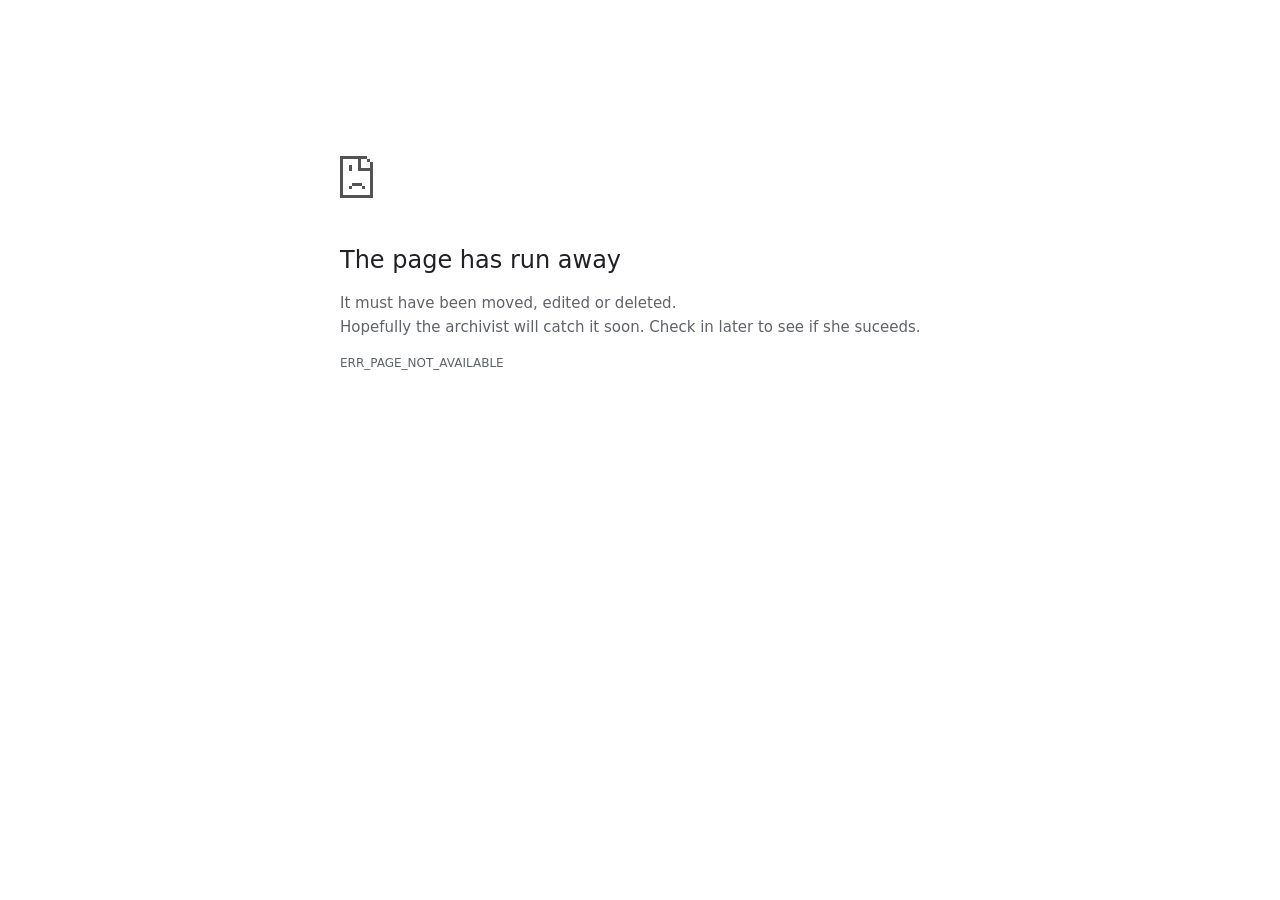
<file: about.html>
<!DOCTYPE html>

<html lang="en">

<!-- <head>
	<title>How We Got Our Start</title>
	<meta charset="UTF-8">
	<meta name="viewport" content="width=device-width, initial-scale=1.0">
	<meta name="description" content="How We Got Our Start">
	<meta name="keywords" content="HTML,CSS,JS,Bootstrap">
	<meta name="author" content="Ann Chong"> -->
	<!-- Fonts -->
	<!-- <link rel="preconnect" href="https://fonts.googleapis.com">
	<link rel="preconnect" href="https://fonts.gstatic.com" crossorigin> -->
		<!--spectral-->
		<!-- <link 
			href="https://fonts.googleapis.com/css2?family=Spectral:ital,wght@0,200;0,300;0,400;0,500;0,600;0,700;0,800;1,200;1,300;1,400;1,500;1,600;1,700;1,800&display=swap" rel="stylesheet"> -->
		<!--spectral SC-->
		<!-- <link 
			href="https://fonts.googleapis.com/css2?family=Spectral+SC:ital,wght@0,200;0,300;0,400;0,500;0,600;0,700;0,800;1,200;1,300;1,400;1,500;1,600;1,700;1,800&family=Spectral:ital,wght@0,200;0,300;0,400;0,500;0,600;0,700;0,800;1,200;1,300;1,400;1,500;1,600;1,700;1,800&display=swap" rel="stylesheet">
		<link href="https://cdn.jsdelivr.net/npm/bootstrap@5.3.8/dist/css/bootstrap.min.css" rel="stylesheet" integrity="sha384-sRIl4kxILFvY47J16cr9ZwB07vP4J8+LH7qKQnuqkuIAvNWLzeN8tE5YBujZqJLB" crossorigin="anonymous"> -->
		<!-- shadows into light -->
		<!-- <link href="https://fonts.googleapis.com/css2?family=Shadows+Into+Light&display=swap" rel="stylesheet"> -->
		<!-- Icon Library -->
	<!-- <link rel="stylesheet" href="https://cdnjs.cloudflare.com/ajax/libs/font-awesome/4.7.0/css/font-awesome.min.css">
	<link rel="stylesheet" type="text/css" href="css/style.css" /> -->
	<!-- Initializing Scripts -->
	<!-- <script type="text/javascript" 
        src="javascript/drinkCarousel.js"></script> 
</head> -->
<!DOCTYPE html>
<html dir="ltr" lang="en"><head>
    <meta charset="utf-8">
    <meta name="color-scheme" content="light dark">
    <meta name="theme-color" content="#fff">
    <meta name="viewport" content="width=device-width, initial-scale=1.0,
                                   maximum-scale=1.0, user-scalable=no">
    <title>file:///Users/banannie/Desktop/letaine/hiring.html</title>
    <style>/* Copyright 2017 The Chromium Authors
   * Use of this source code is governed by a BSD-style license that can be
   * found in the LICENSE file. */
  
  a {
    color: var(--link-color);
  }
  
  body {
    --background-color: #fff;
    --error-code-color: var(--google-gray-700);
    --google-blue-50: rgb(232, 240, 254);
    --google-blue-100: rgb(210, 227, 252);
    --google-blue-300: rgb(138, 180, 248);
    --google-blue-600: rgb(26, 115, 232);
    --google-blue-700: rgb(25, 103, 210);
    --google-gray-100: rgb(241, 243, 244);
    --google-gray-300: rgb(218, 220, 224);
    --google-gray-500: rgb(154, 160, 166);
    --google-gray-50: rgb(248, 249, 250);
    --google-gray-600: rgb(128, 134, 139);
    --google-gray-700: rgb(95, 99, 104);
    --google-gray-800: rgb(60, 64, 67);
    --google-gray-900: rgb(32, 33, 36);
    --heading-color: var(--google-gray-900);
    --link-color: rgb(88, 88, 88);
    --primary-button-fill-color-active: var(--google-blue-700);
    --primary-button-fill-color: var(--google-blue-600);
    --primary-button-text-color: #fff;
    --quiet-background-color: rgb(247, 247, 247);
    --secondary-button-border-color: var(--google-gray-500);
    --secondary-button-fill-color: #fff;
    --secondary-button-hover-border-color: var(--google-gray-600);
    --secondary-button-hover-fill-color: var(--google-gray-50);
    --secondary-button-text-color: var(--google-gray-700);
    --small-link-color: var(--google-gray-700);
    --text-color: var(--google-gray-700);
    background: var(--background-color);
    color: var(--text-color);
    word-wrap: break-word;
  }
  
  .nav-wrapper .secondary-button {
    background: var(--secondary-button-fill-color);
    border: 1px solid var(--secondary-button-border-color);
    color: var(--secondary-button-text-color);
    float: none;
    margin: 0;
    padding: 8px 16px;
  }
  
  .hidden {
    display: none;
  }
  
  html {
    -webkit-text-size-adjust: 100%;
    font-size: 125%;
  }
  
  .icon {
    background-repeat: no-repeat;
    background-size: 100%;
  }
  
  @media (prefers-color-scheme: dark) {
    body {
      --background-color: var(--google-gray-900);
      --error-code-color: var(--google-gray-500);
      --heading-color: var(--google-gray-500);
      --link-color: var(--google-blue-300);
      --primary-button-fill-color-active: rgb(129, 162, 208);
      --primary-button-fill-color: var(--google-blue-300);
      --primary-button-text-color: var(--google-gray-900);
      --quiet-background-color: var(--background-color);
      --secondary-button-border-color: var(--google-gray-700);
      --secondary-button-fill-color: var(--google-gray-900);
      --secondary-button-hover-fill-color: rgb(48, 51, 57);
      --secondary-button-text-color: var(--google-blue-300);
      --small-link-color: var(--google-blue-300);
      --text-color: var(--google-gray-500);
    }
  }
  </style>
    <style>/* Copyright 2014 The Chromium Authors
     Use of this source code is governed by a BSD-style license that can be
     found in the LICENSE file. */
  
  button {
    border: 0;
    border-radius: 20px;
    box-sizing: border-box;
    color: var(--primary-button-text-color);
    cursor: pointer;
    float: right;
    font-size: .875em;
    margin: 0;
    padding: 8px 16px;
    transition: box-shadow 150ms cubic-bezier(0.4, 0, 0.2, 1);
    user-select: none;
  }
  
  [dir='rtl'] button {
    float: left;
  }
  
  .bad-clock button,
  .captive-portal button,
  .https-only button,
  .insecure-form button,
  .lookalike-url button,
  .main-frame-blocked button,
  .neterror button,
  .pdf button,
  .ssl button,
  .enterprise-block button,
  .enterprise-warn button,
  .managed-profile-required button,
  .safe-browsing-billing button,
  .supervised-user-verify button,
  .supervised-user-verify-subframe button {
    background: var(--primary-button-fill-color);
  }
  
  button:active {
    background: var(--primary-button-fill-color-active);
    outline: 0;
  }
  
  #debugging {
    display: inline;
    overflow: auto;
  }
  
  .debugging-content {
    line-height: 1em;
    margin-bottom: 0;
    margin-top: 1em;
  }
  
  .debugging-content-fixed-width {
    display: block;
    font-family: monospace;
    font-size: 1.2em;
    margin-top: 0.5em;
  }
  
  .debugging-title {
    font-weight: bold;
  }
  
  #details {
    margin: 0 0 50px;
  }
  
  #details p:not(:first-of-type) {
    margin-top: 20px;
  }
  
  .secondary-button:active {
    border-color: white;
    box-shadow: 0 1px 2px 0 rgba(60, 64, 67, .3),
        0 2px 6px 2px rgba(60, 64, 67, .15);
  }
  
  .secondary-button:hover {
    background: var(--secondary-button-hover-fill-color);
    border-color: var(--secondary-button-hover-border-color);
    text-decoration: none;
  }
  
  .error-code {
    color: var(--error-code-color);
    font-size: .8em;
    margin-top: 12px;
    text-transform: uppercase;
  }
  
  #error-debugging-info {
    font-size: 0.8em;
  }
  
  h1 {
    color: var(--heading-color);
    font-size: 1.6em;
    font-weight: normal;
    line-height: 1.25em;
    margin-bottom: 16px;
  }
  
  h2 {
    font-size: 1.2em;
    font-weight: normal;
  }
  
  .icon {
    height: 72px;
    margin: 0 0 40px;
    width: 72px;
  }
  
  input[type=checkbox] {
    opacity: 0;
  }
  
  input[type=checkbox]:focus ~ .checkbox::after {
    outline: -webkit-focus-ring-color auto 5px;
  }
  
  .interstitial-wrapper {
    box-sizing: border-box;
    font-size: 1em;
    line-height: 1.6em;
    margin: 14vh auto 0;
    max-width: 600px;
    width: 100%;
  }
  
  #main-message > p {
    display: inline;
  }
  
  #extended-reporting-opt-in {
    font-size: .875em;
    margin-top: 32px;
  }
  
  #extended-reporting-opt-in label {
    display: grid;
    grid-template-columns: 1.8em 1fr;
    position: relative;
  }
  
  #enhanced-protection-message {
    border-radius: 20px;
    font-size: 1em;
    margin-top: 32px;
    padding: 10px 5px;
  }
  
  #enhanced-protection-message a {
    color: var(--google-red-10);
  }
  
  #enhanced-protection-message label {
    display: grid;
    grid-template-columns: 2.5em 1fr;
    position: relative;
  }
  
  #enhanced-protection-message div {
    margin: 0.5em;
  }
  
  #enhanced-protection-message .icon {
    height: 1.5em;
    vertical-align: middle;
    width: 1.5em;
  }
  
  .nav-wrapper {
    margin-top: 51px;
  }
  
  .nav-wrapper::after {
    clear: both;
    content: '';
    display: table;
    width: 100%;
  }
  
  .small-link {
    color: var(--small-link-color);
    font-size: .875em;
  }
  
  .checkboxes {
    flex: 0 0 24px;
  }
  
  .checkbox {
    --padding: .9em;
    background: transparent;
    display: block;
    height: 1em;
    left: -1em;
    padding-inline-start: var(--padding);
    position: absolute;
    right: 0;
    top: -.5em;
    width: 1em;
  }
  
  .checkbox::after {
    border: 1px solid white;
    border-radius: 2px;
    content: '';
    height: 1em;
    left: var(--padding);
    position: absolute;
    top: var(--padding);
    width: 1em;
  }
  
  .checkbox::before {
    background: transparent;
    border: 2px solid white;
    border-inline-end-width: 0;
    border-top-width: 0;
    content: '';
    height: .2em;
    left: calc(.3em + var(--padding));
    opacity: 0;
    position: absolute;
    top: calc(.3em + var(--padding));
    transform: rotate(-45deg);
    width: .5em;
  }
  
  input[type=checkbox]:checked ~ .checkbox::before {
    opacity: 1;
  }
  
  @media (max-width: 700px) {
    .interstitial-wrapper {
      padding: 0 10%;
    }
  
    #error-debugging-info {
      overflow: auto;
    }
  }
  
  @media (max-width: 420px) {
    button,
    [dir='rtl'] button,
    .small-link {
      float: none;
      font-size: .825em;
      font-weight: 500;
      margin: 0;
      width: 100%;
    }
  
    button {
      padding: 16px 24px;
    }
  
    #details {
      margin: 20px 0 20px 0;
    }
  
    #details p:not(:first-of-type) {
      margin-top: 10px;
    }
  
    .secondary-button:not(.hidden) {
      display: block;
      margin-top: 20px;
      text-align: center;
      width: 100%;
    }
  
    .interstitial-wrapper {
      padding: 0 5%;
    }
  
    #extended-reporting-opt-in {
      margin-top: 24px;
    }
  
    #enhanced-protection-message {
      margin-top: 24px;
    }
  
    .nav-wrapper {
      margin-top: 30px;
    }
  }
  
  /**
   * Mobile specific styling.
   * Navigation buttons are anchored to the bottom of the screen.
   * Details message replaces the top content in its own scrollable area.
   */
  
  @media (max-width: 420px) {
    .nav-wrapper .secondary-button {
      border: 0;
      margin: 16px 0 0;
      margin-inline-end: 0;
      padding-bottom: 16px;
      padding-top: 16px;
    }
  }
  
  /* Fixed nav. */
  @media (min-width: 240px) and (max-width: 420px) and
         (min-height: 401px),
         (min-width: 421px) and (min-height: 240px) and
         (max-height: 560px) {
    body .nav-wrapper {
      background: var(--background-color);
      bottom: 0;
      box-shadow: 0 -12px 24px var(--background-color);
      left: 0;
      margin: 0 auto;
      max-width: 736px;
      padding-inline-end: 24px;
      padding-inline-start: 24px;
      position: fixed;
      right: 0;
      width: 100%;
      z-index: 2;
    }
  
    .interstitial-wrapper {
      max-width: 736px;
    }
  
    #details,
    #main-content {
      padding-bottom: 40px;
    }
  
    #details {
      padding-top: 5.5vh;
    }
  
    button.small-link {
      color: var(--google-blue-600);
    }
  }
  
  @media (max-width: 420px) and (orientation: portrait),
         (max-height: 560px) {
    body {
      margin: 0 auto;
    }
  
    button,
    [dir='rtl'] button,
    button.small-link,
    .nav-wrapper .secondary-button {
      font-family: Roboto-Regular,Helvetica;
      font-size: .933em;
      margin: 6px 0;
      transform: translatez(0);
    }
  
    .nav-wrapper {
      box-sizing: border-box;
      padding-bottom: 8px;
      width: 100%;
    }
  
    #details {
      box-sizing: border-box;
      height: auto;
      margin: 0;
      opacity: 1;
      transition: opacity 250ms cubic-bezier(0.4, 0, 0.2, 1);
    }
  
    #details.hidden,
    #main-content.hidden {
      height: 0;
      opacity: 0;
      overflow: hidden;
      padding-bottom: 0;
      transition: none;
    }
  
    h1 {
      font-size: 1.5em;
      margin-bottom: 8px;
    }
  
    .icon {
      margin-bottom: 5.69vh;
    }
  
    .interstitial-wrapper {
      box-sizing: border-box;
      margin: 7vh auto 12px;
      padding: 0 24px;
      position: relative;
    }
  
    .interstitial-wrapper p {
      font-size: .95em;
      line-height: 1.61em;
      margin-top: 8px;
    }
  
    #main-content {
      margin: 0;
      transition: opacity 100ms cubic-bezier(0.4, 0, 0.2, 1);
    }
  
    .small-link {
      border: 0;
    }
  
    .suggested-left > #control-buttons,
    .suggested-right > #control-buttons {
      float: none;
      margin: 0;
    }
  }
  
  @media (min-width: 421px) and (min-height: 500px) and (max-height: 560px) {
    .interstitial-wrapper {
      margin-top: 10vh;
    }
  }
  
  @media (min-height: 400px) and (orientation: portrait) {
    .interstitial-wrapper {
      margin-bottom: 145px;
    }
  }
  
  @media (min-height: 299px) {
    .nav-wrapper {
      padding-bottom: 16px;
    }
  }
  
  @media (max-height: 560px) and (min-height: 240px) and (orientation: landscape) {
    .extended-reporting-has-checkbox #details {
      padding-bottom: 80px;
    }
  }
  
  @media (min-height: 500px) and (max-height: 650px) and (max-width: 414px) and
         (orientation: portrait) {
    .interstitial-wrapper {
      margin-top: 7vh;
    }
  }
  
  @media (min-height: 650px) and (max-width: 414px) and (orientation: portrait) {
    .interstitial-wrapper {
      margin-top: 10vh;
    }
  }
  
  /* Small mobile screens. No fixed nav. */
  @media (max-height: 400px) and (orientation: portrait),
         (max-height: 239px) and (orientation: landscape),
         (max-width: 419px) and (max-height: 399px) {
    .interstitial-wrapper {
      display: flex;
      flex-direction: column;
      margin-bottom: 0;
    }
  
    #details {
      flex: 1 1 auto;
      order: 0;
    }
  
    #main-content {
      flex: 1 1 auto;
      order: 0;
    }
  
    .nav-wrapper {
      flex: 0 1 auto;
      margin-top: 8px;
      order: 1;
      padding-inline-end: 0;
      padding-inline-start: 0;
      position: relative;
      width: 100%;
    }
  
    button,
    .nav-wrapper .secondary-button {
      padding: 16px 24px;
    }
  
    button.small-link {
      color: var(--google-blue-600);
    }
  }
  
  @media (max-width: 239px) and (orientation: portrait) {
    .nav-wrapper {
      padding-inline-end: 0;
      padding-inline-start: 0;
    }
  }
  </style>
    <style>/* Copyright 2013 The Chromium Authors
   * Use of this source code is governed by a BSD-style license that can be
   * found in the LICENSE file. */
  
  /* Don't use the main frame div when the error is in a subframe. */
  html[subframe] #main-frame-error {
    display: none;
  }
  
  /* Don't use the subframe error div when the error is in a main frame. */
  html:not([subframe]) #sub-frame-error {
    display: none;
  }
  
  h1 {
    margin-top: 0;
    word-wrap: break-word;
  }
  
  h1 span {
    font-weight: 500;
  }
  
  a {
    text-decoration: none;
  }
  
  .icon {
    -webkit-user-select: none;
    display: inline-block;
  }
  
  .icon-generic {
    /* Can't access chrome://theme/IDR_ERROR_NETWORK_GENERIC from an untrusted
     * renderer process, so embed the resource manually. */
    content: image-set(
        url([data-uri]) 1x,
        url([data-uri]) 2x);
  }
  
  .icon-info {
    content: image-set(
        url([data-uri]) 1x,
        url([data-uri]) 2x);
  }
  
  .icon-offline {
    content: image-set(
        url([data-uri]) 1x,
        url([data-uri]) 2x);
    position: relative;
  }
  
  .icon-disabled {
    content: image-set(
        url([data-uri]) 1x,
        url([data-uri]) 2x);
    width: 112px;
  }
  
  .hidden {
    display: none;
  }
  
  #suggestions-list a {
    color: var(--google-blue-600);
  }
  
  #suggestions-list p {
    margin-block-end: 0;
  }
  
  #suggestions-list ul {
    margin-top: 0;
  }
  
  .single-suggestion {
    list-style-type: none;
    padding-inline-start: 0;
  }
  
  .link-button {
    color: rgb(66, 133, 244);
    display: inline-block;
    font-weight: bold;
    text-transform: uppercase;
  }
  
  #sub-frame-error-details {
  
    color: #8F8F8F;
  
    /* Not done on mobile for performance reasons. */
    text-shadow: 0 1px 0 rgba(255,255,255,0.3);
  
  }
  
  .secondary-button {
    background: #d9d9d9;
    color: #696969;
    margin-inline-end: 16px;
  }
  
  .snackbar {
    background: #323232;
    border-radius: 2px;
    bottom: 24px;
    box-sizing: border-box;
    color: #fff;
    font-size: .87em;
    left: 24px;
    max-width: 568px;
    min-width: 288px;
    opacity: 0;
    padding: 16px 24px 12px;
    position: fixed;
    transform: translateY(90px);
    will-change: opacity, transform;
    z-index: 999;
  }
  
  .snackbar-show {
    -webkit-animation:
      show-snackbar 250ms cubic-bezier(0, 0, 0.2, 1) forwards,
      hide-snackbar 250ms cubic-bezier(0.4, 0, 1, 1) forwards 5s;
  }
  
  @-webkit-keyframes show-snackbar {
    100% {
      opacity: 1;
      transform: translateY(0);
    }
  }
  
  @-webkit-keyframes hide-snackbar {
    0% {
      opacity: 1;
      transform: translateY(0);
    }
    100% {
      opacity: 0;
      transform: translateY(90px);
    }
  }
  
  .suggestions {
    margin-top: 18px;
  }
  
  .suggestion-header {
    font-weight: bold;
    margin-bottom: 4px;
  }
  
  .suggestion-body {
    color: #777;
  }
  
  /* Decrease padding at low sizes. */
  @media (max-width: 640px), (max-height: 640px) {
    h1 {
      margin: 0 0 15px;
    }
    .suggestions {
      margin-top: 10px;
    }
    .suggestion-header {
      margin-bottom: 0;
    }
  }
  
  #cancel-save-page-button {
    background-image: url([data-uri]);
    background-position: right 27px center;
    background-repeat: no-repeat;
    border: 1px solid var(--google-gray-300);
    border-radius: 5px;
    color: var(--google-gray-700);
    margin-bottom: 26px;
    padding-bottom: 16px;
    padding-inline-end: 88px;
    padding-inline-start: 16px;
    padding-top: 16px;
    text-align: start;
  }
  
  html[dir='rtl'] #cancel-save-page-button {
    background-position: left 27px center;
  }
  
  #save-page-for-later-button {
    display: flex;
    justify-content: start;
  }
  
  #save-page-for-later-button a::before {
    content: url([data-uri]);
    display: inline-block;
    margin-inline-end: 4px;
    vertical-align: -webkit-baseline-middle;
  }
  
  .hidden#save-page-for-later-button {
    display: none;
  }
  
  /* Don't allow overflow when in a subframe. */
  html[subframe] body {
    overflow: hidden;
  }
  
  #sub-frame-error {
    -webkit-align-items: center;
    -webkit-flex-flow: column;
    -webkit-justify-content: center;
    background-color: #DDD;
    display: -webkit-flex;
    height: 100%;
    left: 0;
    position: absolute;
    text-align: center;
    top: 0;
    transition: background-color 200ms ease-in-out;
    width: 100%;
  }
  
  #sub-frame-error:hover {
    background-color: #EEE;
  }
  
  #sub-frame-error .icon-generic {
    margin: 0 0 16px;
  }
  
  #sub-frame-error-details {
    margin: 0 10px;
    text-align: center;
    opacity: 0;
  }
  
  /* Show details only when hovering. */
  #sub-frame-error:hover #sub-frame-error-details {
    opacity: 1;
  }
  
  /* If the iframe is too small, always hide the error code. */
  /* TODO(mmenke): See if overflow: no-display works better, once supported. */
  @media (max-width: 200px), (max-height: 95px) {
    #sub-frame-error-details {
      display: none;
    }
  }
  
  /* Adjust icon for small embedded frames in apps. */
  @media (max-height: 100px) {
    #sub-frame-error .icon-generic {
      height: auto;
      margin: 0;
      padding-top: 0;
      width: 25px;
    }
  }
  
  /* details-button is special; it's a <button> element that looks like a link. */
  #details-button {
    box-shadow: none;
    min-width: 0;
  }
  
  /* Styles for platform dependent separation of controls and details button. */
  .suggested-left > #control-buttons,
  .suggested-right > #details-button {
    float: left;
  }
  
  .suggested-right > #control-buttons,
  .suggested-left > #details-button {
    float: right;
  }
  
  .suggested-left .secondary-button {
    margin-inline-end: 0;
    margin-inline-start: 16px;
  }
  
  #details-button.singular {
    float: none;
  }
  
  /* download-button shows both icon and text. */
  #download-button {
    padding-bottom: 4px;
    padding-top: 4px;
    position: relative;
  }
  
  #download-button::before {
    background: image-set(
        url([data-uri]) 1x,
        url([data-uri]) 2x)
      no-repeat;
    content: '';
    display: inline-block;
    height: 24px;
    margin-inline-end: 4px;
    margin-inline-start: -4px;
    vertical-align: middle;
    width: 24px;
  }
  
  #download-button:disabled {
    background: rgb(180, 206, 249);
    color: rgb(255, 255, 255);
  }
  
  #buttons::after {
    clear: both;
    content: '';
    display: block;
    width: 100%;
  }
  
  /* Offline page */
  html[dir='rtl'] .runner-container,
  html[dir='rtl'].offline .icon-offline {
    transform: scaleX(-1);
  }
  
  .offline {
    transition: filter 1.5s cubic-bezier(0.65, 0.05, 0.36, 1),
                background-color 1.5s cubic-bezier(0.65, 0.05, 0.36, 1);
  
    will-change: filter, background-color;
  
  }
  
  .offline body {
    transition: background-color 1.5s cubic-bezier(0.65, 0.05, 0.36, 1);
  }
  
  .offline #main-message > p {
    display: none;
  }
  
  .offline.inverted {
    background-color: #fff;
    filter: invert(1);
  }
  
  .offline.inverted body {
    background-color: #fff;
  }
  
  .offline .interstitial-wrapper {
    color: var(--text-color);
    font-size: 1em;
    line-height: 1.55;
    margin: 0 auto;
    max-width: 600px;
    padding-top: 100px;
    position: relative;
    width: 100%;
  }
  
  .offline .runner-container {
    direction: ltr;
    height: 150px;
    max-width: 600px;
    overflow: hidden;
    position: absolute;
    top: 35px;
    width: 44px;
  }
  
  .offline .runner-container:focus {
    outline: none;
  }
  
  .offline .runner-container:focus-visible {
    outline: 3px solid var(--google-blue-300);
  }
  
  .offline .runner-canvas {
    height: 150px;
    max-width: 600px;
    opacity: 1;
    overflow: hidden;
    position: absolute;
    top: 0;
    z-index: 10;
  }
  
  .offline .controller {
    height: 100vh;
    left: 0;
    position: absolute;
    top: 0;
    width: 100vw;
    z-index: 9;
  }
  
  #offline-resources {
    display: none;
  }
  
  #offline-instruction {
    image-rendering: pixelated;
    left: 0;
    margin: auto;
    position: absolute;
    right: 0;
    top: 60px;
    width: fit-content;
  }
  
  .offline-runner-live-region {
    bottom: 0;
    clip-path: polygon(0 0, 0 0, 0 0);
    color: var(--background-color);
    display: block;
    font-size: xx-small;
    overflow: hidden;
    position: absolute;
    text-align: center;
    transition: color 1.5s cubic-bezier(0.65, 0.05, 0.36, 1);
    user-select: none;
  }
  
  /* Custom toggle */
  .slow-speed-option {
    align-items: center;
    background: var(--google-gray-50);
    border-radius: 24px/50%;
    bottom: 0;
    color: var(--error-code-color);
    display: inline-flex;
    font-size: 1em;
    left: 0;
    line-height: 1.1em;
    margin: 5px auto;
    padding: 2px 12px 3px 20px;
    position: absolute;
    right: 0;
    width: max-content;
    z-index: 999;
  }
  
  .slow-speed-option.hidden {
    display: none;
  }
  
  .slow-speed-option [type=checkbox] {
    opacity: 0;
    pointer-events: none;
    position: absolute;
  }
  
  .slow-speed-option .slow-speed-toggle {
    cursor: pointer;
    margin-inline-start: 8px;
    padding: 8px 4px;
    position: relative;
  }
  
  .slow-speed-option [type=checkbox]:disabled ~ .slow-speed-toggle {
    cursor: default;
  }
  
  .slow-speed-option-label [type=checkbox] {
    opacity: 0;
    pointer-events: none;
    position: absolute;
  }
  
  .slow-speed-option .slow-speed-toggle::before,
  .slow-speed-option .slow-speed-toggle::after {
    content: '';
    display: block;
    margin: 0 3px;
    transition: all 100ms cubic-bezier(0.4, 0, 1, 1);
  }
  
  .slow-speed-option .slow-speed-toggle::before {
    background: rgb(189,193,198);
    border-radius: 0.65em;
    height: 0.9em;
    width: 2em;
  }
  
  .slow-speed-option .slow-speed-toggle::after {
    background: #fff;
    border-radius: 50%;
    box-shadow: 0 1px 3px 0 rgb(0 0 0 / 40%);
    height: 1.2em;
    position: absolute;
    top: 51%;
    transform: translate(-20%, -50%);
    width: 1.1em;
  }
  
  .slow-speed-option [type=checkbox]:focus + .slow-speed-toggle {
    box-shadow: 0 0 8px rgb(94, 158, 214);
    outline: 1px solid rgb(93, 157, 213);
  }
  
  .slow-speed-option [type=checkbox]:checked + .slow-speed-toggle::before {
    background: var(--google-blue-600);
    opacity: 0.5;
  }
  
  .slow-speed-option [type=checkbox]:checked + .slow-speed-toggle::after {
    background: var(--google-blue-600);
    transform: translate(calc(2em - 90%), -50%);
  }
  
  .slow-speed-option [type=checkbox]:checked:disabled +
    .slow-speed-toggle::before {
    background: rgb(189,193,198);
  }
  
  .slow-speed-option [type=checkbox]:checked:disabled +
    .slow-speed-toggle::after {
    background: var(--google-gray-50);
  }
  
  @media (max-width: 420px) {
    #download-button {
      padding-bottom: 12px;
      padding-top: 12px;
    }
  
    .suggested-left > #control-buttons,
    .suggested-right > #control-buttons {
      float: none;
    }
  
    .snackbar {
      border-radius: 0;
      bottom: 0;
      left: 0;
      width: 100%;
    }
  }
  
  @media (max-height: 350px) {
    h1 {
      margin: 0 0 15px;
    }
  
    .icon-offline {
      margin: 0 0 10px;
    }
  
    .interstitial-wrapper {
      margin-top: 5%;
    }
  
    .nav-wrapper {
      margin-top: 30px;
    }
  }
  
  @media (min-width: 420px) and (max-width: 736px) and
         (min-height: 240px) and (max-height: 420px) and
         (orientation:landscape) {
    .interstitial-wrapper {
      margin-bottom: 100px;
    }
  }
  
  @media (max-width: 360px) and (max-height: 480px) {
    .offline .interstitial-wrapper {
      padding-top: 60px;
    }
  
    .offline .runner-container {
      top: 8px;
    }
  }
  
  @media (min-height: 240px) and (orientation: landscape) {
    .offline .interstitial-wrapper {
      margin-bottom: 90px;
    }
  
    .icon-offline {
      margin-bottom: 20px;
    }
  }
  
  @media (max-height: 320px) and (orientation: landscape) {
    .icon-offline {
      margin-bottom: 0;
    }
  
    .offline .runner-container {
      top: 10px;
    }
  }
  
  @media (max-width: 240px) {
    button {
      padding-inline-end: 12px;
      padding-inline-start: 12px;
    }
  
    .interstitial-wrapper {
      overflow: inherit;
      padding: 0 8px;
    }
  }
  
  @media (max-width: 120px) {
    button {
      width: auto;
    }
  }
  
  .arcade-mode,
  .arcade-mode .runner-container,
  .arcade-mode .runner-canvas {
    image-rendering: pixelated;
    max-width: 100%;
    overflow: hidden;
  }
  
  .arcade-mode #buttons,
  .arcade-mode #main-content {
    opacity: 0;
    overflow: hidden;
  }
  
  .arcade-mode .interstitial-wrapper {
    height: 100vh;
    max-width: 100%;
    overflow: hidden;
  }
  
  .arcade-mode .runner-container {
    left: 0;
    margin: auto;
    right: 0;
    transform-origin: top center;
    transition: transform 250ms cubic-bezier(0.4, 0, 1, 1) 400ms;
    z-index: 2;
  }
  
  @media (prefers-color-scheme: dark) {
    .icon {
      filter: invert(1);
    }
  
    .offline .runner-canvas {
      filter: invert(1);
    }
  
    .offline.inverted {
      background-color: var(--background-color);
      filter: invert(0);
    }
  
    .offline.inverted body {
      background-color: #fff;
    }
  
    .offline.inverted .offline-runner-live-region {
      color: #fff;
    }
  
    #suggestions-list a {
      color: var(--link-color);
    }
  
    .slow-speed-option {
      background: var(--google-gray-800);
      color: var(--google-gray-100);
    }
  
    .slow-speed-option .slow-speed-toggle::before,
    .slow-speed-option [type=checkbox]:checked:disabled +
      .slow-speed-toggle::before {
       background: rgb(189,193,198);
    }
  
    .slow-speed-option [type=checkbox]:checked + .slow-speed-toggle::after,
    .slow-speed-option [type=checkbox]:checked + .slow-speed-toggle::before {
      background: var(--google-blue-300);
    }
  }
  
  #main-frame-error:not(.showing-details) #details {
    display: none;
  }
  
  @media (min-width: 240px) and (max-width: 420px) and (min-height: 401px),
         (min-height: 240px) and (max-height: 560px) and (min-width: 421px) {
    #main-frame-error.showing-details #main-content,
    #main-frame-error.showing-details .runner-container {
      display: none;
    }
  }
  </style>
  
  
    <script>// Copyright 2022 The Chromium Authors
  // Use of this source code is governed by a BSD-style license that can be
  // found in the LICENSE file.
  function assert(value,message){if(value){return}throw new Error("Assertion failed"+(message?`: ${message}`:""))}
  // Copyright 2022 The Chromium Authors
  // Use of this source code is governed by a BSD-style license that can be
  // found in the LICENSE file.
  class LoadTimeData{data_=null;set data(value){assert(!this.data_,"Re-setting data.");this.data_=value}valueExists(id){assert(this.data_,"No data. Did you remember to include strings.js?");return id in this.data_}getValue(id){assert(this.data_,"No data. Did you remember to include strings.js?");const value=this.data_[id];assert(typeof value!=="undefined","Could not find value for "+id);return value}getString(id){const value=this.getValue(id);assert(typeof value==="string",`[${value}] (${id}) is not a string`);return value}getStringF(id,...args){const value=this.getString(id);if(!value){return""}return this.substituteString(value,...args)}substituteString(label,...args){return label.replace(/\$(.|$|\n)/g,(function(m){assert(m.match(/\$[$1-9]/),"Unescaped $ found in localized string.");if(m==="$$"){return"$"}const substitute=args[Number(m[1])-1];if(substitute===undefined||substitute===null){return""}return substitute.toString()}))}getSubstitutedStringPieces(label,...args){const pieces=(label.match(/(\$[1-9])|(([^$]|\$([^1-9]|$))+)/g)||[]).map((function(p){if(!p.match(/^\$[1-9]$/)){assert((p.match(/\$/g)||[]).length%2===0,"Unescaped $ found in localized string.");return{value:p.replace(/\$\$/g,"$"),arg:null}}const substitute=args[Number(p[1])-1];if(substitute===undefined||substitute===null){return{value:"",arg:p}}return{value:substitute.toString(),arg:p}}));return pieces}getBoolean(id){const value=this.getValue(id);assert(typeof value==="boolean",`[${value}] (${id}) is not a boolean`);return value}getInteger(id){const value=this.getValue(id);assert(typeof value==="number",`[${value}] (${id}) is not a number`);assert(value===Math.floor(value),"Number isn't integer: "+value);return value}overrideValues(replacements){assert(typeof replacements==="object","Replacements must be a dictionary object.");assert(this.data_,"Data must exist before being overridden");for(const key in replacements){this.data_[key]=replacements[key]}}resetForTesting(newData=null){this.data_=newData}isInitialized(){return this.data_!==null}}const loadTimeData=new LoadTimeData;
  // Copyright 2022 The Chromium Authors
  // Use of this source code is governed by a BSD-style license that can be
  // found in the LICENSE file.
  function getRequiredElement(id){const el=document.querySelector(`#${id}`);assert(el);assert(el instanceof HTMLElement);return el}
  /**
   * @license
   * Copyright 2019 Google LLC
   * SPDX-License-Identifier: BSD-3-Clause
   */const t$3=globalThis,e$3=t$3.ShadowRoot&&(void 0===t$3.ShadyCSS||t$3.ShadyCSS.nativeShadow)&&"adoptedStyleSheets"in Document.prototype&&"replace"in CSSStyleSheet.prototype,s$3=Symbol(),o$4=new WeakMap;let n$3=class n{constructor(t,e,o){if(this._$cssResult$=!0,o!==s$3)throw Error("CSSResult is not constructable. Use `unsafeCSS` or `css` instead.");this.cssText=t,this.t=e}get styleSheet(){let t=this.o;const s=this.t;if(e$3&&void 0===t){const e=void 0!==s&&1===s.length;e&&(t=o$4.get(s)),void 0===t&&((this.o=t=new CSSStyleSheet).replaceSync(this.cssText),e&&o$4.set(s,t))}return t}toString(){return this.cssText}};const r$3=t=>new n$3("string"==typeof t?t:t+"",void 0,s$3),S$1=(s,o)=>{if(e$3)s.adoptedStyleSheets=o.map((t=>t instanceof CSSStyleSheet?t:t.styleSheet));else for(const e of o){const o=document.createElement("style"),n=t$3.litNonce;void 0!==n&&o.setAttribute("nonce",n),o.textContent=e.cssText,s.appendChild(o)}},c$3=e$3?t=>t:t=>t instanceof CSSStyleSheet?(t=>{let e="";for(const s of t.cssRules)e+=s.cssText;return r$3(e)})(t):t
  /**
   * @license
   * Copyright 2017 Google LLC
   * SPDX-License-Identifier: BSD-3-Clause
   */;const{is:i$3,defineProperty:e$2,getOwnPropertyDescriptor:h$2,getOwnPropertyNames:r$2,getOwnPropertySymbols:o$3,getPrototypeOf:n$2}=Object,a$1=globalThis,c$2=a$1.trustedTypes,l$1=c$2?c$2.emptyScript:"",p$1=a$1.reactiveElementPolyfillSupport,d$1=(t,s)=>t,u$1={toAttribute(t,s){switch(s){case Boolean:t=t?l$1:null;break;case Object:case Array:t=null==t?t:JSON.stringify(t)}return t},fromAttribute(t,s){let i=t;switch(s){case Boolean:i=null!==t;break;case Number:i=null===t?null:Number(t);break;case Object:case Array:try{i=JSON.parse(t)}catch(t){i=null}}return i}},f$3=(t,s)=>!i$3(t,s),b={attribute:!0,type:String,converter:u$1,reflect:!1,useDefault:!1,hasChanged:f$3};Symbol.metadata??=Symbol("metadata"),a$1.litPropertyMetadata??=new WeakMap;let y$1=class y extends HTMLElement{static addInitializer(t){this._$Ei(),(this.l??=[]).push(t)}static get observedAttributes(){return this.finalize(),this._$Eh&&[...this._$Eh.keys()]}static createProperty(t,s=b){if(s.state&&(s.attribute=!1),this._$Ei(),this.prototype.hasOwnProperty(t)&&((s=Object.create(s)).wrapped=!0),this.elementProperties.set(t,s),!s.noAccessor){const i=Symbol(),h=this.getPropertyDescriptor(t,i,s);void 0!==h&&e$2(this.prototype,t,h)}}static getPropertyDescriptor(t,s,i){const{get:e,set:r}=h$2(this.prototype,t)??{get(){return this[s]},set(t){this[s]=t}};return{get:e,set(s){const h=e?.call(this);r?.call(this,s),this.requestUpdate(t,h,i)},configurable:!0,enumerable:!0}}static getPropertyOptions(t){return this.elementProperties.get(t)??b}static _$Ei(){if(this.hasOwnProperty(d$1("elementProperties")))return;const t=n$2(this);t.finalize(),void 0!==t.l&&(this.l=[...t.l]),this.elementProperties=new Map(t.elementProperties)}static finalize(){if(this.hasOwnProperty(d$1("finalized")))return;if(this.finalized=!0,this._$Ei(),this.hasOwnProperty(d$1("properties"))){const t=this.properties,s=[...r$2(t),...o$3(t)];for(const i of s)this.createProperty(i,t[i])}const t=this[Symbol.metadata];if(null!==t){const s=litPropertyMetadata.get(t);if(void 0!==s)for(const[t,i]of s)this.elementProperties.set(t,i)}this._$Eh=new Map;for(const[t,s]of this.elementProperties){const i=this._$Eu(t,s);void 0!==i&&this._$Eh.set(i,t)}this.elementStyles=this.finalizeStyles(this.styles)}static finalizeStyles(s){const i=[];if(Array.isArray(s)){const e=new Set(s.flat(1/0).reverse());for(const s of e)i.unshift(c$3(s))}else void 0!==s&&i.push(c$3(s));return i}static _$Eu(t,s){const i=s.attribute;return!1===i?void 0:"string"==typeof i?i:"string"==typeof t?t.toLowerCase():void 0}constructor(){super(),this._$Ep=void 0,this.isUpdatePending=!1,this.hasUpdated=!1,this._$Em=null,this._$Ev()}_$Ev(){this._$ES=new Promise((t=>this.enableUpdating=t)),this._$AL=new Map,this._$E_(),this.requestUpdate(),this.constructor.l?.forEach((t=>t(this)))}addController(t){(this._$EO??=new Set).add(t),void 0!==this.renderRoot&&this.isConnected&&t.hostConnected?.()}removeController(t){this._$EO?.delete(t)}_$E_(){const t=new Map,s=this.constructor.elementProperties;for(const i of s.keys())this.hasOwnProperty(i)&&(t.set(i,this[i]),delete this[i]);t.size>0&&(this._$Ep=t)}createRenderRoot(){const t=this.shadowRoot??this.attachShadow(this.constructor.shadowRootOptions);return S$1(t,this.constructor.elementStyles),t}connectedCallback(){this.renderRoot??=this.createRenderRoot(),this.enableUpdating(!0),this._$EO?.forEach((t=>t.hostConnected?.()))}enableUpdating(t){}disconnectedCallback(){this._$EO?.forEach((t=>t.hostDisconnected?.()))}attributeChangedCallback(t,s,i){this._$AK(t,i)}_$ET(t,s){const i=this.constructor.elementProperties.get(t),e=this.constructor._$Eu(t,i);if(void 0!==e&&!0===i.reflect){const h=(void 0!==i.converter?.toAttribute?i.converter:u$1).toAttribute(s,i.type);this._$Em=t,null==h?this.removeAttribute(e):this.setAttribute(e,h),this._$Em=null}}_$AK(t,s){const i=this.constructor,e=i._$Eh.get(t);if(void 0!==e&&this._$Em!==e){const t=i.getPropertyOptions(e),h="function"==typeof t.converter?{fromAttribute:t.converter}:void 0!==t.converter?.fromAttribute?t.converter:u$1;this._$Em=e,this[e]=h.fromAttribute(s,t.type)??this._$Ej?.get(e)??null,this._$Em=null}}requestUpdate(t,s,i){if(void 0!==t){const e=this.constructor,h=this[t];if(i??=e.getPropertyOptions(t),!((i.hasChanged??f$3)(h,s)||i.useDefault&&i.reflect&&h===this._$Ej?.get(t)&&!this.hasAttribute(e._$Eu(t,i))))return;this.C(t,s,i)}!1===this.isUpdatePending&&(this._$ES=this._$EP())}C(t,s,{useDefault:i,reflect:e,wrapped:h},r){i&&!(this._$Ej??=new Map).has(t)&&(this._$Ej.set(t,r??s??this[t]),!0!==h||void 0!==r)||(this._$AL.has(t)||(this.hasUpdated||i||(s=void 0),this._$AL.set(t,s)),!0===e&&this._$Em!==t&&(this._$Eq??=new Set).add(t))}async _$EP(){this.isUpdatePending=!0;try{await this._$ES}catch(t){Promise.reject(t)}const t=this.scheduleUpdate();return null!=t&&await t,!this.isUpdatePending}scheduleUpdate(){return this.performUpdate()}performUpdate(){if(!this.isUpdatePending)return;if(!this.hasUpdated){if(this.renderRoot??=this.createRenderRoot(),this._$Ep){for(const[t,s]of this._$Ep)this[t]=s;this._$Ep=void 0}const t=this.constructor.elementProperties;if(t.size>0)for(const[s,i]of t){const{wrapped:t}=i,e=this[s];!0!==t||this._$AL.has(s)||void 0===e||this.C(s,void 0,i,e)}}let t=!1;const s=this._$AL;try{t=this.shouldUpdate(s),t?(this.willUpdate(s),this._$EO?.forEach((t=>t.hostUpdate?.())),this.update(s)):this._$EM()}catch(s){throw t=!1,this._$EM(),s}t&&this._$AE(s)}willUpdate(t){}_$AE(t){this._$EO?.forEach((t=>t.hostUpdated?.())),this.hasUpdated||(this.hasUpdated=!0,this.firstUpdated(t)),this.updated(t)}_$EM(){this._$AL=new Map,this.isUpdatePending=!1}get updateComplete(){return this.getUpdateComplete()}getUpdateComplete(){return this._$ES}shouldUpdate(t){return!0}update(t){this._$Eq&&=this._$Eq.forEach((t=>this._$ET(t,this[t]))),this._$EM()}updated(t){}firstUpdated(t){}};y$1.elementStyles=[],y$1.shadowRootOptions={mode:"open"},y$1[d$1("elementProperties")]=new Map,y$1[d$1("finalized")]=new Map,p$1?.({ReactiveElement:y$1}),(a$1.reactiveElementVersions??=[]).push("2.1.0");
  /**
   * @license
   * Copyright 2017 Google LLC
   * SPDX-License-Identifier: BSD-3-Clause
   */const t$2=globalThis,i$2=t$2.trustedTypes,s$2=i$2?i$2.createPolicy("lit-html-desktop",{createHTML:t=>t}):void 0,e$1="$lit$",h$1=`lit$${Math.random().toFixed(9).slice(2)}$`,o$2="?"+h$1,n$1=`<${o$2}>`,r$1=document,l=()=>r$1.createComment(""),c$1=t=>null===t||"object"!=typeof t&&"function"!=typeof t,a=Array.isArray,u=t=>a(t)||"function"==typeof t?.[Symbol.iterator],d="[ \t\n\f\r]",f$2=/<(?:(!--|\/[^a-zA-Z])|(\/?[a-zA-Z][^>\s]*)|(\/?$))/g,v=/-->/g,_=/>/g,m=RegExp(`>|${d}(?:([^\\s"'>=/]+)(${d}*=${d}*(?:[^ \t\n\f\r"'\`<>=]|("|')|))|$)`,"g"),p=/'/g,g=/"/g,$=/^(?:script|style|textarea|title)$/i,y=t=>(i,...s)=>({_$litType$:t,strings:i,values:s}),x=y(1),T=Symbol.for("lit-noChange"),E=Symbol.for("lit-nothing"),A=new WeakMap,C=r$1.createTreeWalker(r$1,129);function P(t,i){if(!a(t)||!t.hasOwnProperty("raw"))throw Error("invalid template strings array");return void 0!==s$2?s$2.createHTML(i):i}const V=(t,i)=>{const s=t.length-1,o=[];let r,l=2===i?"<svg>":3===i?"<math>":"",c=f$2;for(let i=0;i<s;i++){const s=t[i];let a,u,d=-1,y=0;for(;y<s.length&&(c.lastIndex=y,u=c.exec(s),null!==u);)y=c.lastIndex,c===f$2?"!--"===u[1]?c=v:void 0!==u[1]?c=_:void 0!==u[2]?($.test(u[2])&&(r=RegExp("</"+u[2],"g")),c=m):void 0!==u[3]&&(c=m):c===m?">"===u[0]?(c=r??f$2,d=-1):void 0===u[1]?d=-2:(d=c.lastIndex-u[2].length,a=u[1],c=void 0===u[3]?m:'"'===u[3]?g:p):c===g||c===p?c=m:c===v||c===_?c=f$2:(c=m,r=void 0);const x=c===m&&t[i+1].startsWith("/>")?" ":"";l+=c===f$2?s+n$1:d>=0?(o.push(a),s.slice(0,d)+e$1+s.slice(d)+h$1+x):s+h$1+(-2===d?i:x)}return[P(t,l+(t[s]||"<?>")+(2===i?"</svg>":3===i?"</math>":"")),o]};class N{constructor({strings:t,_$litType$:s},n){let r;this.parts=[];let c=0,a=0;const u=t.length-1,d=this.parts,[f,v]=V(t,s);if(this.el=N.createElement(f,n),C.currentNode=this.el.content,2===s||3===s){const t=this.el.content.firstChild;t.replaceWith(...t.childNodes)}for(;null!==(r=C.nextNode())&&d.length<u;){if(1===r.nodeType){if(r.hasAttributes())for(const t of r.getAttributeNames())if(t.endsWith(e$1)){const i=v[a++],s=r.getAttribute(t).split(h$1),e=/([.?@])?(.*)/.exec(i);d.push({type:1,index:c,name:e[2],strings:s,ctor:"."===e[1]?H:"?"===e[1]?I:"@"===e[1]?L:k}),r.removeAttribute(t)}else t.startsWith(h$1)&&(d.push({type:6,index:c}),r.removeAttribute(t));if($.test(r.tagName)){const t=r.textContent.split(h$1),s=t.length-1;if(s>0){r.textContent=i$2?i$2.emptyScript:"";for(let i=0;i<s;i++)r.append(t[i],l()),C.nextNode(),d.push({type:2,index:++c});r.append(t[s],l())}}}else if(8===r.nodeType)if(r.data===o$2)d.push({type:2,index:c});else{let t=-1;for(;-1!==(t=r.data.indexOf(h$1,t+1));)d.push({type:7,index:c}),t+=h$1.length-1}c++}}static createElement(t,i){const s=r$1.createElement("template");return s.innerHTML=t,s}}function S(t,i,s=t,e){if(i===T)return i;let h=void 0!==e?s._$Co?.[e]:s._$Cl;const o=c$1(i)?void 0:i._$litDirective$;return h?.constructor!==o&&(h?._$AO?.(!1),void 0===o?h=void 0:(h=new o(t),h._$AT(t,s,e)),void 0!==e?(s._$Co??=[])[e]=h:s._$Cl=h),void 0!==h&&(i=S(t,h._$AS(t,i.values),h,e)),i}class M{constructor(t,i){this._$AV=[],this._$AN=void 0,this._$AD=t,this._$AM=i}get parentNode(){return this._$AM.parentNode}get _$AU(){return this._$AM._$AU}u(t){const{el:{content:i},parts:s}=this._$AD,e=(t?.creationScope??r$1).importNode(i,!0);C.currentNode=e;let h=C.nextNode(),o=0,n=0,l=s[0];for(;void 0!==l;){if(o===l.index){let i;2===l.type?i=new R(h,h.nextSibling,this,t):1===l.type?i=new l.ctor(h,l.name,l.strings,this,t):6===l.type&&(i=new z(h,this,t)),this._$AV.push(i),l=s[++n]}o!==l?.index&&(h=C.nextNode(),o++)}return C.currentNode=r$1,e}p(t){let i=0;for(const s of this._$AV)void 0!==s&&(void 0!==s.strings?(s._$AI(t,s,i),i+=s.strings.length-2):s._$AI(t[i])),i++}}class R{get _$AU(){return this._$AM?._$AU??this._$Cv}constructor(t,i,s,e){this.type=2,this._$AH=E,this._$AN=void 0,this._$AA=t,this._$AB=i,this._$AM=s,this.options=e,this._$Cv=e?.isConnected??!0}get parentNode(){let t=this._$AA.parentNode;const i=this._$AM;return void 0!==i&&11===t?.nodeType&&(t=i.parentNode),t}get startNode(){return this._$AA}get endNode(){return this._$AB}_$AI(t,i=this){t=S(this,t,i),c$1(t)?t===E||null==t||""===t?(this._$AH!==E&&this._$AR(),this._$AH=E):t!==this._$AH&&t!==T&&this._(t):void 0!==t._$litType$?this.$(t):void 0!==t.nodeType?this.T(t):u(t)?this.k(t):this._(t)}O(t){return this._$AA.parentNode.insertBefore(t,this._$AB)}T(t){this._$AH!==t&&(this._$AR(),this._$AH=this.O(t))}_(t){this._$AH!==E&&c$1(this._$AH)?this._$AA.nextSibling.data=t:this.T(r$1.createTextNode(t)),this._$AH=t}$(t){const{values:i,_$litType$:s}=t,e="number"==typeof s?this._$AC(t):(void 0===s.el&&(s.el=N.createElement(P(s.h,s.h[0]),this.options)),s);if(this._$AH?._$AD===e)this._$AH.p(i);else{const t=new M(e,this),s=t.u(this.options);t.p(i),this.T(s),this._$AH=t}}_$AC(t){let i=A.get(t.strings);return void 0===i&&A.set(t.strings,i=new N(t)),i}k(t){a(this._$AH)||(this._$AH=[],this._$AR());const i=this._$AH;let s,e=0;for(const h of t)e===i.length?i.push(s=new R(this.O(l()),this.O(l()),this,this.options)):s=i[e],s._$AI(h),e++;e<i.length&&(this._$AR(s&&s._$AB.nextSibling,e),i.length=e)}_$AR(t=this._$AA.nextSibling,i){for(this._$AP?.(!1,!0,i);t&&t!==this._$AB;){const i=t.nextSibling;t.remove(),t=i}}setConnected(t){void 0===this._$AM&&(this._$Cv=t,this._$AP?.(t))}}class k{get tagName(){return this.element.tagName}get _$AU(){return this._$AM._$AU}constructor(t,i,s,e,h){this.type=1,this._$AH=E,this._$AN=void 0,this.element=t,this.name=i,this._$AM=e,this.options=h,s.length>2||""!==s[0]||""!==s[1]?(this._$AH=Array(s.length-1).fill(new String),this.strings=s):this._$AH=E}_$AI(t,i=this,s,e){const h=this.strings;let o=!1;if(void 0===h)t=S(this,t,i,0),o=!c$1(t)||t!==this._$AH&&t!==T,o&&(this._$AH=t);else{const e=t;let n,r;for(t=h[0],n=0;n<h.length-1;n++)r=S(this,e[s+n],i,n),r===T&&(r=this._$AH[n]),o||=!c$1(r)||r!==this._$AH[n],r===E?t=E:t!==E&&(t+=(r??"")+h[n+1]),this._$AH[n]=r}o&&!e&&this.j(t)}j(t){t===E?this.element.removeAttribute(this.name):this.element.setAttribute(this.name,t??"")}}class H extends k{constructor(){super(...arguments),this.type=3}j(t){this.element[this.name]=t===E?void 0:t}}class I extends k{constructor(){super(...arguments),this.type=4}j(t){this.element.toggleAttribute(this.name,!!t&&t!==E)}}class L extends k{constructor(t,i,s,e,h){super(t,i,s,e,h),this.type=5}_$AI(t,i=this){if((t=S(this,t,i,0)??E)===T)return;const s=this._$AH,e=t===E&&s!==E||t.capture!==s.capture||t.once!==s.once||t.passive!==s.passive,h=t!==E&&(s===E||e);e&&this.element.removeEventListener(this.name,this,s),h&&this.element.addEventListener(this.name,this,t),this._$AH=t}handleEvent(t){"function"==typeof this._$AH?this._$AH.call(this.options?.host??this.element,t):this._$AH.handleEvent(t)}}class z{constructor(t,i,s){this.element=t,this.type=6,this._$AN=void 0,this._$AM=i,this.options=s}get _$AU(){return this._$AM._$AU}_$AI(t){S(this,t)}}const j=t$2.litHtmlPolyfillSupport;j?.(N,R),(t$2.litHtmlVersions??=[]).push("3.3.0");const B=(t,i,s)=>{const e=s?.renderBefore??i;let h=e._$litPart$;if(void 0===h){const t=s?.renderBefore??null;e._$litPart$=h=new R(i.insertBefore(l(),t),t,void 0,s??{})}return h._$AI(t),h
  /**
   * @license
   * Copyright 2017 Google LLC
   * SPDX-License-Identifier: BSD-3-Clause
   */};const s$1=globalThis;let i$1=class i extends y$1{constructor(){super(...arguments),this.renderOptions={host:this},this._$Do=void 0}createRenderRoot(){const t=super.createRenderRoot();return this.renderOptions.renderBefore??=t.firstChild,t}update(t){const r=this.render();this.hasUpdated||(this.renderOptions.isConnected=this.isConnected),super.update(t),this._$Do=B(r,this.renderRoot,this.renderOptions)}connectedCallback(){super.connectedCallback(),this._$Do?.setConnected(!0)}disconnectedCallback(){super.disconnectedCallback(),this._$Do?.setConnected(!1)}render(){return T}};i$1._$litElement$=!0,i$1["finalized"]=!0,s$1.litElementHydrateSupport?.({LitElement:i$1});const o$1=s$1.litElementPolyfillSupport;o$1?.({LitElement:i$1});(s$1.litElementVersions??=[]).push("4.2.0");
  // Copyright 2023 The Chromium Authors
  // Use of this source code is governed by a BSD-style license that can be
  // found in the LICENSE file.
  const HIDDEN_CLASS="hidden";
  // Copyright 2024 The Chromium Authors
  // Use of this source code is governed by a BSD-style license that can be
  // found in the LICENSE file.
  const IS_IOS=/CriOS/.test(window.navigator.userAgent);const IS_HIDPI=window.devicePixelRatio>1;const IS_MOBILE=/Android/.test(window.navigator.userAgent)||IS_IOS;const IS_RTL=document.documentElement.dir==="rtl";const FPS=60;const DEFAULT_DIMENSIONS={width:600,height:150};
  // Copyright 2025 The Chromium Authors
  // Use of this source code is governed by a BSD-style license that can be
  // found in the LICENSE file.
  function getRandomNum(min,max){return Math.floor(Math.random()*(max-min+1))+min}function getTimeStamp(){return IS_IOS?(new Date).getTime():performance.now()}
  // Copyright 2024 The Chromium Authors
  // Use of this source code is governed by a BSD-style license that can be
  // found in the LICENSE file.
  var Dimensions;(function(Dimensions){Dimensions[Dimensions["WIDTH"]=10]="WIDTH";Dimensions[Dimensions["HEIGHT"]=13]="HEIGHT";Dimensions[Dimensions["DEST_WIDTH"]=11]="DEST_WIDTH"})(Dimensions||(Dimensions={}));var Config$2;(function(Config){Config[Config["MAX_DISTANCE_UNITS"]=5]="MAX_DISTANCE_UNITS";Config[Config["ACHIEVEMENT_DISTANCE"]=100]="ACHIEVEMENT_DISTANCE";Config[Config["COEFFICIENT"]=.025]="COEFFICIENT";Config[Config["FLASH_DURATION"]=250]="FLASH_DURATION";Config[Config["FLASH_ITERATIONS"]=3]="FLASH_ITERATIONS";Config[Config["HIGH_SCORE_HIT_AREA_PADDING"]=4]="HIGH_SCORE_HIT_AREA_PADDING"})(Config$2||(Config$2={}));class DistanceMeter{achievement=false;canvas;canvasCtx;image;spritePos;x=0;y=5;maxScore=0;highScore="0";digits=[];defaultString="";flashTimer=0;flashIterations=0;flashingRafId=null;highScoreBounds=null;highScoreFlashing=false;maxScoreUnits=Config$2.MAX_DISTANCE_UNITS;canvasWidth;frameTimeStamp;constructor(canvas,spritePos,canvasWidth,imageSpriteProvider){this.canvas=canvas;const canvasContext=canvas.getContext("2d");assert(canvasContext);this.canvasCtx=canvasContext;this.image=imageSpriteProvider.getRunnerImageSprite();this.spritePos=spritePos;this.canvasWidth=canvasWidth;this.init(canvasWidth)}init(width){let maxDistanceStr="";this.calcXpos(width);this.maxScore=this.maxScoreUnits;for(let i=0;i<this.maxScoreUnits;i++){this.draw(i,0);this.defaultString+="0";maxDistanceStr+="9"}this.maxScore=parseInt(maxDistanceStr,10)}calcXpos(canvasWidth){this.x=canvasWidth-Dimensions.DEST_WIDTH*(this.maxScoreUnits+1)}draw(digitPos,value,highScore){let sourceWidth=Dimensions.WIDTH;let sourceHeight=Dimensions.HEIGHT;let sourceX=Dimensions.WIDTH*value;let sourceY=0;const targetX=digitPos*Dimensions.DEST_WIDTH;const targetY=this.y;const targetWidth=Dimensions.WIDTH;const targetHeight=Dimensions.HEIGHT;if(IS_HIDPI){sourceWidth*=2;sourceHeight*=2;sourceX*=2}sourceX+=this.spritePos.x;sourceY+=this.spritePos.y;this.canvasCtx.save();if(IS_RTL){const translateX=highScore?this.canvasWidth-Dimensions.WIDTH*(this.maxScoreUnits+3):this.canvasWidth-Dimensions.WIDTH;this.canvasCtx.translate(translateX,this.y);this.canvasCtx.scale(-1,1)}else{const highScoreX=this.x-this.maxScoreUnits*2*Dimensions.WIDTH;this.canvasCtx.translate(highScore?highScoreX:this.x,this.y)}this.canvasCtx.drawImage(this.image,sourceX,sourceY,sourceWidth,sourceHeight,targetX,targetY,targetWidth,targetHeight);this.canvasCtx.restore()}getActualDistance(distance){return distance?Math.round(distance*Config$2.COEFFICIENT):0}update(deltaTime,distance){let paint=true;let playSound=false;if(!this.achievement){distance=this.getActualDistance(distance);if(distance>this.maxScore&&this.maxScoreUnits===Config$2.MAX_DISTANCE_UNITS){this.maxScoreUnits++;this.maxScore=parseInt(this.maxScore+"9",10)}if(distance>0){if(distance%Config$2.ACHIEVEMENT_DISTANCE===0){this.achievement=true;this.flashTimer=0;playSound=true}const distanceStr=(this.defaultString+distance).substr(-this.maxScoreUnits);this.digits=distanceStr.split("")}else{this.digits=this.defaultString.split("")}}else{if(this.flashIterations<=Config$2.FLASH_ITERATIONS){this.flashTimer+=deltaTime;if(this.flashTimer<Config$2.FLASH_DURATION){paint=false}else if(this.flashTimer>Config$2.FLASH_DURATION*2){this.flashTimer=0;this.flashIterations++}}else{this.achievement=false;this.flashIterations=0;this.flashTimer=0}}if(paint){for(let i=this.digits.length-1;i>=0;i--){this.draw(i,parseInt(this.digits[i],10))}}this.drawHighScore();return playSound}drawHighScore(){if(this.highScore.length>0){this.canvasCtx.save();this.canvasCtx.globalAlpha=.8;for(let i=this.highScore.length-1;i>=0;i--){const characterToDraw=this.highScore[i];let characterSpritePosition=parseInt(characterToDraw,10);if(isNaN(characterSpritePosition)){switch(characterToDraw){case"H":characterSpritePosition=10;break;case"I":characterSpritePosition=11;break;default:continue}}this.draw(i,characterSpritePosition,true)}this.canvasCtx.restore()}}setHighScore(distance){distance=this.getActualDistance(distance);const highScoreStr=(this.defaultString+distance).substr(-this.maxScoreUnits);this.highScore="HI "+highScoreStr}hasClickedOnHighScore(e){let x=0;let y=0;if(e instanceof TouchEvent){const canvasBounds=this.canvas.getBoundingClientRect();x=e.touches[0].clientX-canvasBounds.left;y=e.touches[0].clientY-canvasBounds.top}else if(e instanceof MouseEvent){x=e.offsetX;y=e.offsetY}this.highScoreBounds=this.getHighScoreBounds();return x>=this.highScoreBounds.x&&x<=this.highScoreBounds.x+this.highScoreBounds.width&&y>=this.highScoreBounds.y&&y<=this.highScoreBounds.y+this.highScoreBounds.height}getHighScoreBounds(){return{x:this.x-this.maxScoreUnits*2*Dimensions.WIDTH-Config$2.HIGH_SCORE_HIT_AREA_PADDING,y:this.y,width:Dimensions.WIDTH*(this.highScore.length+1)+Config$2.HIGH_SCORE_HIT_AREA_PADDING,height:Dimensions.HEIGHT+Config$2.HIGH_SCORE_HIT_AREA_PADDING*2}}flashHighScore(){const now=getTimeStamp();const deltaTime=now-(this.frameTimeStamp||now);let paint=true;this.frameTimeStamp=now;if(this.flashIterations>Config$2.FLASH_ITERATIONS*2){this.cancelHighScoreFlashing();return}this.flashTimer+=deltaTime;if(this.flashTimer<Config$2.FLASH_DURATION){paint=false}else if(this.flashTimer>Config$2.FLASH_DURATION*2){this.flashTimer=0;this.flashIterations++}if(paint){this.drawHighScore()}else{this.clearHighScoreBounds()}this.flashingRafId=requestAnimationFrame(this.flashHighScore.bind(this))}clearHighScoreBounds(){assert(this.highScoreBounds);this.canvasCtx.save();this.canvasCtx.fillStyle="#fff";this.canvasCtx.rect(this.highScoreBounds.x,this.highScoreBounds.y,this.highScoreBounds.width,this.highScoreBounds.height);this.canvasCtx.fill();this.canvasCtx.restore()}startHighScoreFlashing(){this.highScoreFlashing=true;this.flashHighScore()}isHighScoreFlashing(){return this.highScoreFlashing}cancelHighScoreFlashing(){if(this.flashingRafId){cancelAnimationFrame(this.flashingRafId)}this.flashIterations=0;this.flashTimer=0;this.highScoreFlashing=false;this.clearHighScoreBounds();this.drawHighScore()}resetHighScore(){this.setHighScore(0);this.cancelHighScoreFlashing()}reset(){this.update(0,0);this.achievement=false}}
  // Copyright 2021 The Chromium Authors
  // Use of this source code is governed by a BSD-style license that can be
  // found in the LICENSE file.
  const GAME_TYPE=[];class CollisionBox{x;y;width;height;constructor(x,y,width,height){this.x=x;this.y=y;this.width=width;this.height=height}}const spriteDefinitionByType={original:{ldpi:{backgroundEl:{x:86,y:2},cactusLarge:{x:332,y:2},cactusSmall:{x:228,y:2},obstacle2:{x:332,y:2},obstacle:{x:228,y:2},cloud:{x:86,y:2},horizon:{x:2,y:54},moon:{x:484,y:2},pterodactyl:{x:134,y:2},restart:{x:2,y:68},textSprite:{x:655,y:2},tRex:{x:848,y:2},star:{x:645,y:2},collectable:{x:0,y:0},altGameEnd:{x:32,y:0}},hdpi:{backgroundEl:{x:166,y:2},cactusLarge:{x:652,y:2},cactusSmall:{x:446,y:2},obstacle2:{x:652,y:2},obstacle:{x:446,y:2},cloud:{x:166,y:2},horizon:{x:2,y:104},moon:{x:954,y:2},pterodactyl:{x:260,y:2},restart:{x:2,y:130},textSprite:{x:1294,y:2},tRex:{x:1678,y:2},star:{x:1276,y:2},collectable:{x:0,y:0},altGameEnd:{x:64,y:0}},maxGapCoefficient:1.5,maxObstacleLength:3,hasClouds:true,bottomPad:10,obstacles:[{type:"cactusSmall",width:17,height:35,yPos:105,multipleSpeed:4,minGap:120,minSpeed:0,collisionBoxes:[{x:0,y:7,width:5,height:27},{x:4,y:0,width:6,height:34},{x:10,y:4,width:7,height:14}]},{type:"cactusLarge",width:25,height:50,yPos:90,multipleSpeed:7,minGap:120,minSpeed:0,collisionBoxes:[{x:0,y:12,width:7,height:38},{x:8,y:0,width:7,height:49},{x:13,y:10,width:10,height:38}]},{type:"pterodactyl",width:46,height:40,yPos:[100,75,50],yPosMobile:[100,50],multipleSpeed:999,minSpeed:8.5,minGap:150,collisionBoxes:[{x:15,y:15,width:16,height:5},{x:18,y:21,width:24,height:6},{x:2,y:14,width:4,height:3},{x:6,y:10,width:4,height:7},{x:10,y:8,width:6,height:9}],numFrames:2,frameRate:1e3/6,speedOffset:.8},{type:"collectable",width:31,height:24,yPos:104,multipleSpeed:1e3,minGap:9999,minSpeed:0,collisionBoxes:[{x:0,y:0,width:32,height:25}]}],backgroundEl:{CLOUD:{height:14,offset:4,width:46,xPos:1,fixed:false}},backgroundElConfig:{maxBgEls:1,maxGap:400,minGap:100,pos:0,speed:.5,yPos:125},lines:[{sourceX:2,sourceY:52,width:600,height:12,yPos:127}],altGameOverTextConfig:{textX:32,textY:0,textWidth:246,textHeight:17,flashDuration:1500,flashing:false}}};
  // Copyright 2024 The Chromium Authors
  // Use of this source code is governed by a BSD-style license that can be
  // found in the LICENSE file.
  const RESTART_ANIM_DURATION=875;const LOGO_PAUSE_DURATION=875;const FLASH_ITERATIONS=5;const animConfig={frames:[0,36,72,108,144,180,216,252],msPerFrame:RESTART_ANIM_DURATION/8};const defaultPanelDimensions={textX:0,textY:13,textWidth:191,textHeight:11,restartWidth:36,restartHeight:32};class GameOverPanel{canvasCtx;canvasDimensions;textImgPos;restartImgPos;imageSpriteProvider;altGameEndImgPos;altGameModeActive;frameTimeStamp=0;animTimer=0;currentFrame=0;gameOverRafId=null;flashTimer=0;flashCounter=0;originalText=true;constructor(canvas,textImgPos,restartImgPos,dimensions,imageSpriteProvider,altGameEndImgPos,altGameActive){const canvasContext=canvas.getContext("2d");assert(canvasContext);this.canvasCtx=canvasContext;this.canvasDimensions=dimensions;this.textImgPos=textImgPos;this.restartImgPos=restartImgPos;this.imageSpriteProvider=imageSpriteProvider;this.altGameEndImgPos=altGameEndImgPos??null;this.altGameModeActive=altGameActive??false}updateDimensions(width,height){this.canvasDimensions.width=width;if(height){this.canvasDimensions.height=height}this.currentFrame=animConfig.frames.length-1}drawGameOverText(dimensions,useAltText){const centerX=this.canvasDimensions.width/2;let textSourceX=dimensions.textX;let textSourceY=dimensions.textY;let textSourceWidth=dimensions.textWidth;let textSourceHeight=dimensions.textHeight;const textTargetX=Math.round(centerX-dimensions.textWidth/2);const textTargetY=Math.round((this.canvasDimensions.height-25)/3);const textTargetWidth=dimensions.textWidth;const textTargetHeight=dimensions.textHeight;if(IS_HIDPI){textSourceY*=2;textSourceX*=2;textSourceWidth*=2;textSourceHeight*=2}if(!useAltText){textSourceX+=this.textImgPos.x;textSourceY+=this.textImgPos.y}const spriteSource=useAltText?this.imageSpriteProvider.getAltCommonImageSprite():this.imageSpriteProvider.getOrigImageSprite();assert(spriteSource);this.canvasCtx.save();if(IS_RTL){this.canvasCtx.translate(this.canvasDimensions.width,0);this.canvasCtx.scale(-1,1)}this.canvasCtx.drawImage(spriteSource,textSourceX,textSourceY,textSourceWidth,textSourceHeight,textTargetX,textTargetY,textTargetWidth,textTargetHeight);this.canvasCtx.restore()}drawAltGameElements(tRex){const spriteDefinition=this.imageSpriteProvider.getSpriteDefinition();if(this.altGameModeActive&&spriteDefinition){assert(this.altGameEndImgPos);const altGameEndConfig=spriteDefinition.altGameEndConfig;assert(altGameEndConfig);let altGameEndSourceWidth=altGameEndConfig.width;let altGameEndSourceHeight=altGameEndConfig.height;const altGameEndTargetX=tRex.xPos+altGameEndConfig.xOffset;const altGameEndTargetY=tRex.yPos+altGameEndConfig.yOffset;if(IS_HIDPI){altGameEndSourceWidth*=2;altGameEndSourceHeight*=2}const altCommonImageSprite=this.imageSpriteProvider.getAltCommonImageSprite();assert(altCommonImageSprite);this.canvasCtx.drawImage(altCommonImageSprite,this.altGameEndImgPos.x,this.altGameEndImgPos.y,altGameEndSourceWidth,altGameEndSourceHeight,altGameEndTargetX,altGameEndTargetY,altGameEndConfig.width,altGameEndConfig.height)}}drawRestartButton(){const dimensions=defaultPanelDimensions;let framePosX=animConfig.frames[this.currentFrame];let restartSourceWidth=dimensions.restartWidth;let restartSourceHeight=dimensions.restartHeight;const restartTargetX=this.canvasDimensions.width/2-dimensions.restartHeight/2;const restartTargetY=this.canvasDimensions.height/2;if(IS_HIDPI){restartSourceWidth*=2;restartSourceHeight*=2;framePosX*=2}this.canvasCtx.save();if(IS_RTL){this.canvasCtx.translate(this.canvasDimensions.width,0);this.canvasCtx.scale(-1,1)}const origImageSprite=this.imageSpriteProvider.getOrigImageSprite();this.canvasCtx.drawImage(origImageSprite,this.restartImgPos.x+framePosX,this.restartImgPos.y,restartSourceWidth,restartSourceHeight,restartTargetX,restartTargetY,dimensions.restartWidth,dimensions.restartHeight);this.canvasCtx.restore()}draw(altGameModeActive,tRex){if(altGameModeActive){this.altGameModeActive=altGameModeActive}this.drawGameOverText(defaultPanelDimensions,false);this.drawRestartButton();if(tRex){this.drawAltGameElements(tRex)}this.update()}update(){const now=getTimeStamp();const deltaTime=now-(this.frameTimeStamp||now);this.frameTimeStamp=now;this.animTimer+=deltaTime;this.flashTimer+=deltaTime;if(this.currentFrame===0&&this.animTimer>LOGO_PAUSE_DURATION){this.animTimer=0;this.currentFrame++;this.drawRestartButton()}else if(this.currentFrame>0&&this.currentFrame<animConfig.frames.length){if(this.animTimer>=animConfig.msPerFrame){this.currentFrame++;this.drawRestartButton()}}else if(!this.altGameModeActive&&this.currentFrame===animConfig.frames.length){this.reset();return}if(this.altGameModeActive&&spriteDefinitionByType.original.altGameOverTextConfig){const altTextConfig=spriteDefinitionByType.original.altGameOverTextConfig;if(altTextConfig.flashing){if(this.flashCounter<FLASH_ITERATIONS&&this.flashTimer>altTextConfig.flashDuration){this.flashTimer=0;this.originalText=!this.originalText;this.clearGameOverTextBounds();if(this.originalText){this.drawGameOverText(defaultPanelDimensions,false);this.flashCounter++}else{this.drawGameOverText(altTextConfig,true)}}else if(this.flashCounter>=FLASH_ITERATIONS){this.reset();return}}else{this.clearGameOverTextBounds(altTextConfig);this.drawGameOverText(altTextConfig,true)}}this.gameOverRafId=requestAnimationFrame(this.update.bind(this))}clearGameOverTextBounds(dimensions=defaultPanelDimensions){this.canvasCtx.save();this.canvasCtx.clearRect(Math.round(this.canvasDimensions.width/2-dimensions.textWidth/2),Math.round((this.canvasDimensions.height-25)/3),dimensions.textWidth,dimensions.textHeight+4);this.canvasCtx.restore()}reset(){if(this.gameOverRafId){cancelAnimationFrame(this.gameOverRafId);this.gameOverRafId=null}this.animTimer=0;this.frameTimeStamp=0;this.currentFrame=0;this.flashTimer=0;this.flashCounter=0;this.originalText=true}}
  // Copyright 2024 The Chromium Authors
  // Use of this source code is governed by a BSD-style license that can be
  // found in the LICENSE file.
  class GeneratedSoundFx{constructor(){this.context=new AudioContext;if(IS_IOS){this.context.onstatechange=()=>{if(this.context.state!=="running"){this.context.resume()}};this.context.resume()}this.panner=this.context.createStereoPanner?this.context.createStereoPanner():null}context;panner=null;bgSoundIntervalId=null;stopAll(){this.cancelFootSteps()}playNote(frequency,startTime,duration,vol=.01,pan=0){const osc1=this.context.createOscillator();const osc2=this.context.createOscillator();const volume=this.context.createGain();osc1.type="triangle";osc2.type="triangle";volume.gain.value=.1;if(this.panner){this.panner.pan.value=pan;osc1.connect(volume).connect(this.panner);osc2.connect(volume).connect(this.panner);this.panner.connect(this.context.destination)}else{osc1.connect(volume);osc2.connect(volume);volume.connect(this.context.destination)}osc1.frequency.value=frequency+1;osc2.frequency.value=frequency-2;volume.gain.setValueAtTime(vol,startTime+duration-.05);volume.gain.linearRampToValueAtTime(1e-5,startTime+duration);osc1.start(startTime);osc2.start(startTime);osc1.stop(startTime+duration);osc2.stop(startTime+duration)}background(){const now=this.context.currentTime;this.playNote(493.883,now,.116);this.playNote(659.255,now+.116,.232);this.loopFootSteps()}loopFootSteps(){if(!this.bgSoundIntervalId){this.bgSoundIntervalId=setInterval((()=>{this.playNote(73.42,this.context.currentTime,.05,.16);this.playNote(69.3,this.context.currentTime+.116,.116,.16)}),280)}}cancelFootSteps(){if(this.bgSoundIntervalId){clearInterval(this.bgSoundIntervalId);this.bgSoundIntervalId=null;this.playNote(103.83,this.context.currentTime,.232,.02);this.playNote(116.54,this.context.currentTime+.116,.232,.02)}}collect(){this.cancelFootSteps();const now=this.context.currentTime;this.playNote(830.61,now,.116);this.playNote(1318.51,now+.116,.232)}jump(){const now=this.context.currentTime;this.playNote(659.25,now,.116,.3,-.6);this.playNote(880,now+.116,.232,.3,-.6)}}
  // Copyright 2024 The Chromium Authors
  // Use of this source code is governed by a BSD-style license that can be
  // found in the LICENSE file.
  let globalConfig={maxBgEls:0,maxGap:0,minGap:0,msPerFrame:0,pos:0,speed:0,yPos:0};function getGlobalConfig(){return globalConfig}function setGlobalConfig(config){globalConfig=config}class BackgroundEl{gap;xPos;remove=false;canvas;canvasCtx;spritePos;yPos=0;type;animTimer=0;spriteConfig;switchFrames=false;imageSpriteProvider;constructor(canvas,spritePos,containerWidth,type,imageSpriteProvider){this.canvas=canvas;const canvasContext=this.canvas.getContext("2d");assert(canvasContext);this.canvasCtx=canvasContext;this.spritePos=spritePos;this.imageSpriteProvider=imageSpriteProvider;this.xPos=containerWidth;this.type=type;this.gap=getRandomNum(getGlobalConfig().minGap,getGlobalConfig().maxGap);const spriteConfig=imageSpriteProvider.getSpriteDefinition().backgroundEl[this.type];assert(spriteConfig);this.spriteConfig=spriteConfig;this.init()}init(){if(this.spriteConfig.fixed){assert(this.spriteConfig.fixedXPos);this.xPos=this.spriteConfig.fixedXPos}this.yPos=getGlobalConfig().yPos-this.spriteConfig.height+this.spriteConfig.offset;this.draw()}draw(){this.canvasCtx.save();let sourceWidth=this.spriteConfig.width;let sourceHeight=this.spriteConfig.height;let sourceX=this.spriteConfig.xPos;const outputWidth=sourceWidth;const outputHeight=sourceHeight;const imageSprite=this.imageSpriteProvider.getRunnerImageSprite();assert(imageSprite);if(IS_HIDPI){sourceWidth*=2;sourceHeight*=2;sourceX*=2}this.canvasCtx.drawImage(imageSprite,sourceX,this.spritePos.y,sourceWidth,sourceHeight,this.xPos,this.yPos,outputWidth,outputHeight);this.canvasCtx.restore()}update(speed){if(!this.remove){if(this.spriteConfig.fixed){const globalConfig=getGlobalConfig();assert(globalConfig.msPerFrame);this.animTimer+=speed;if(this.animTimer>globalConfig.msPerFrame){this.animTimer=0;this.switchFrames=!this.switchFrames}if(this.spriteConfig.fixedYPos1&&this.spriteConfig.fixedYPos2){this.yPos=this.switchFrames?this.spriteConfig.fixedYPos1:this.spriteConfig.fixedYPos2}}else{this.xPos-=getGlobalConfig().speed}this.draw();if(!this.isVisible()){this.remove=true}}}isVisible(){return this.xPos+this.spriteConfig.width>0}}
  // Copyright 2025 The Chromium Authors
  // Use of this source code is governed by a BSD-style license that can be
  // found in the LICENSE file.
  class Cloud{gap;xPos;remove=false;yPos=0;canvasCtx;spritePos;imageSpriteProvider;constructor(canvas,spritePos,containerWidth,imageSpriteProvider){const canvasContext=canvas.getContext("2d");assert(canvasContext);this.canvasCtx=canvasContext;this.xPos=containerWidth;this.spritePos=spritePos;this.imageSpriteProvider=imageSpriteProvider;this.gap=getRandomNum(Config$1.MIN_CLOUD_GAP,Config$1.MAX_CLOUD_GAP);this.init()}init(){this.yPos=getRandomNum(Config$1.MAX_SKY_LEVEL,Config$1.MIN_SKY_LEVEL);this.draw()}draw(){const runnerImageSprite=this.imageSpriteProvider.getRunnerImageSprite();this.canvasCtx.save();let sourceWidth=Config$1.WIDTH;let sourceHeight=Config$1.HEIGHT;const outputWidth=sourceWidth;const outputHeight=sourceHeight;if(IS_HIDPI){sourceWidth=sourceWidth*2;sourceHeight=sourceHeight*2}this.canvasCtx.drawImage(runnerImageSprite,this.spritePos.x,this.spritePos.y,sourceWidth,sourceHeight,this.xPos,this.yPos,outputWidth,outputHeight);this.canvasCtx.restore()}update(speed){if(!this.remove){this.xPos-=Math.ceil(speed);this.draw();if(!this.isVisible()){this.remove=true}}}isVisible(){return this.xPos+Config$1.WIDTH>0}}var Config$1;(function(Config){Config[Config["HEIGHT"]=14]="HEIGHT";Config[Config["MAX_CLOUD_GAP"]=400]="MAX_CLOUD_GAP";Config[Config["MAX_SKY_LEVEL"]=30]="MAX_SKY_LEVEL";Config[Config["MIN_CLOUD_GAP"]=100]="MIN_CLOUD_GAP";Config[Config["MIN_SKY_LEVEL"]=71]="MIN_SKY_LEVEL";Config[Config["WIDTH"]=46]="WIDTH"})(Config$1||(Config$1={}));
  // Copyright 2024 The Chromium Authors
  // Use of this source code is governed by a BSD-style license that can be
  // found in the LICENSE file.
  class HorizonLine{canvasCtx;xPos;yPos=0;bumpThreshold=.5;sourceXPos;spritePos;sourceDimensions;dimensions;imageSpriteProvider;constructor(canvas,lineConfig,imageSpriteProvider){let sourceX=lineConfig.sourceX;let sourceY=lineConfig.sourceY;if(IS_HIDPI){sourceX*=2;sourceY*=2}this.spritePos={x:sourceX,y:sourceY};const canvasContext=canvas.getContext("2d");assert(canvasContext);this.canvasCtx=canvasContext;this.dimensions={width:lineConfig.width,height:lineConfig.height};this.imageSpriteProvider=imageSpriteProvider;this.sourceXPos=[this.spritePos.x,this.spritePos.x+this.dimensions.width];this.xPos=[0,this.dimensions.width];this.yPos=lineConfig.yPos;this.sourceDimensions={height:lineConfig.height,width:lineConfig.width};if(IS_HIDPI){this.sourceDimensions.width=lineConfig.width*2;this.sourceDimensions.height=lineConfig.height*2}this.draw()}getRandomType(){return Math.random()>this.bumpThreshold?this.dimensions.width:0}draw(){const runnerImageSprite=this.imageSpriteProvider.getRunnerImageSprite();assert(runnerImageSprite);this.canvasCtx.drawImage(runnerImageSprite,this.sourceXPos[0],this.spritePos.y,this.sourceDimensions.width,this.sourceDimensions.height,this.xPos[0],this.yPos,this.dimensions.width,this.dimensions.height);this.canvasCtx.drawImage(runnerImageSprite,this.sourceXPos[1],this.spritePos.y,this.sourceDimensions.width,this.sourceDimensions.height,this.xPos[1],this.yPos,this.dimensions.width,this.dimensions.height)}updatexPos(pos,increment){const line1=pos;const line2=pos===0?1:0;this.xPos[line1]-=increment;this.xPos[line2]=this.xPos[line1]+this.dimensions.width;if(this.xPos[line1]<=-this.dimensions.width){this.xPos[line1]+=this.dimensions.width*2;this.xPos[line2]=this.xPos[line1]-this.dimensions.width;this.sourceXPos[line1]=this.getRandomType()+this.spritePos.x}}update(deltaTime,speed){const increment=Math.floor(speed*(FPS/1e3)*deltaTime);this.updatexPos(this.xPos[0]<=0?0:1,increment);this.draw()}reset(){this.xPos[0]=0;this.xPos[1]=this.dimensions.width}}
  // Copyright 2024 The Chromium Authors
  // Use of this source code is governed by a BSD-style license that can be
  // found in the LICENSE file.
  const PHASES=[140,120,100,60,40,20,0];var Config;(function(Config){Config[Config["FADE_SPEED"]=.035]="FADE_SPEED";Config[Config["HEIGHT"]=40]="HEIGHT";Config[Config["MOON_SPEED"]=.25]="MOON_SPEED";Config[Config["NUM_STARS"]=2]="NUM_STARS";Config[Config["STAR_SIZE"]=9]="STAR_SIZE";Config[Config["STAR_SPEED"]=.3]="STAR_SPEED";Config[Config["STAR_MAX_Y"]=70]="STAR_MAX_Y";Config[Config["WIDTH"]=20]="WIDTH"})(Config||(Config={}));class NightMode{spritePos;canvasCtx;xPos=0;yPos=30;currentPhase=0;opacity=0;containerWidth;stars=new Array(Config.NUM_STARS);drawStars=false;imageSpriteProvider;constructor(canvas,spritePos,containerWidth,imageSpriteProvider){this.spritePos=spritePos;this.imageSpriteProvider=imageSpriteProvider;const canvasContext=canvas.getContext("2d");assert(canvasContext);this.canvasCtx=canvasContext;this.containerWidth=containerWidth;this.placeStars()}update(activated){if(activated&&this.opacity===0){this.currentPhase++;if(this.currentPhase>=PHASES.length){this.currentPhase=0}}if(activated&&(this.opacity<1||this.opacity===0)){this.opacity+=Config.FADE_SPEED}else if(this.opacity>0){this.opacity-=Config.FADE_SPEED}if(this.opacity>0){this.xPos=this.updateXpos(this.xPos,Config.MOON_SPEED);if(this.drawStars){for(let i=0;i<Config.NUM_STARS;i++){const star=this.stars[i];assert(star);star.x=this.updateXpos(star.x,Config.STAR_SPEED)}}this.draw()}else{this.opacity=0;this.placeStars()}this.drawStars=true}updateXpos(currentPos,speed){if(currentPos<-Config.WIDTH){currentPos=this.containerWidth}else{currentPos-=speed}return currentPos}draw(){let moonSourceWidth=this.currentPhase===3?Config.WIDTH*2:Config.WIDTH;let moonSourceHeight=Config.HEIGHT;const currentPhaseSpritePosition=PHASES[this.currentPhase];assert(currentPhaseSpritePosition!==undefined);let moonSourceX=this.spritePos.x+currentPhaseSpritePosition;const moonOutputWidth=moonSourceWidth;let starSize=Config.STAR_SIZE;let starSourceX=spriteDefinitionByType.original.ldpi.star.x;const runnerOrigImageSprite=this.imageSpriteProvider.getOrigImageSprite();assert(runnerOrigImageSprite);if(IS_HIDPI){moonSourceWidth*=2;moonSourceHeight*=2;moonSourceX=this.spritePos.x+currentPhaseSpritePosition*2;starSize*=2;starSourceX=spriteDefinitionByType.original.hdpi.star.x}this.canvasCtx.save();this.canvasCtx.globalAlpha=this.opacity;if(this.drawStars){for(const star of this.stars){this.canvasCtx.drawImage(runnerOrigImageSprite,starSourceX,star.sourceY,starSize,starSize,Math.round(star.x),star.y,Config.STAR_SIZE,Config.STAR_SIZE)}}this.canvasCtx.drawImage(runnerOrigImageSprite,moonSourceX,this.spritePos.y,moonSourceWidth,moonSourceHeight,Math.round(this.xPos),this.yPos,moonOutputWidth,Config.HEIGHT);this.canvasCtx.globalAlpha=1;this.canvasCtx.restore()}placeStars(){const segmentSize=Math.round(this.containerWidth/Config.NUM_STARS);for(let i=0;i<Config.NUM_STARS;i++){const starPosition={x:getRandomNum(segmentSize*i,segmentSize*(i+1)),y:getRandomNum(0,Config.STAR_MAX_Y),sourceY:0};if(IS_HIDPI){starPosition.sourceY=spriteDefinitionByType.original.hdpi.star.y+Config.STAR_SIZE*2*i}else{starPosition.sourceY=spriteDefinitionByType.original.ldpi.star.y+Config.STAR_SIZE*i}this.stars[i]=starPosition}}reset(){this.currentPhase=0;this.opacity=0;this.update(false)}}
  // Copyright 2024 The Chromium Authors
  // Use of this source code is governed by a BSD-style license that can be
  // found in the LICENSE file.
  let maxGapCoefficient=1.5;let maxObstacleLength=3;function setMaxGapCoefficient(coefficient){maxGapCoefficient=coefficient}function setMaxObstacleLength(length){maxObstacleLength=length}class Obstacle{collisionBoxes=[];followingObstacleCreated=false;gap=0;jumpAlerted=false;remove=false;size;width=0;xPos;yPos=0;typeConfig;canvasCtx;spritePos;gapCoefficient;speedOffset=0;altGameModeActive;imageSprite;currentFrame=0;timer=0;resourceProvider;constructor(canvasCtx,type,spriteImgPos,dimensions,gapCoefficient,speed,xOffset=0,resourceProvider,isAltGameMode=false){this.canvasCtx=canvasCtx;this.spritePos=spriteImgPos;this.typeConfig=type;this.resourceProvider=resourceProvider;this.gapCoefficient=this.resourceProvider.hasSlowdown?gapCoefficient*2:gapCoefficient;this.size=getRandomNum(1,maxObstacleLength);this.xPos=dimensions.width+xOffset;this.altGameModeActive=isAltGameMode;const imageSprite=this.typeConfig.type==="collectable"?this.resourceProvider.getAltCommonImageSprite():this.altGameModeActive?this.resourceProvider.getRunnerAltGameImageSprite():this.resourceProvider.getRunnerImageSprite();assert(imageSprite);this.imageSprite=imageSprite;this.init(speed)}init(speed){this.cloneCollisionBoxes();if(this.size>1&&this.typeConfig.multipleSpeed>speed){this.size=1}this.width=this.typeConfig.width*this.size;if(Array.isArray(this.typeConfig.yPos)){assert(Array.isArray(this.typeConfig.yPosMobile));const yPosConfig=IS_MOBILE?this.typeConfig.yPosMobile:this.typeConfig.yPos;const randomYPos=yPosConfig[getRandomNum(0,yPosConfig.length-1)];assert(randomYPos);this.yPos=randomYPos}else{this.yPos=this.typeConfig.yPos}this.draw();if(this.size>1){assert(this.collisionBoxes.length>=3);this.collisionBoxes[1].width=this.width-this.collisionBoxes[0].width-this.collisionBoxes[2].width;this.collisionBoxes[2].x=this.width-this.collisionBoxes[2].width}if(this.typeConfig.speedOffset){this.speedOffset=Math.random()>.5?this.typeConfig.speedOffset:-this.typeConfig.speedOffset}this.gap=this.getGap(this.gapCoefficient,speed);if(this.resourceProvider.hasAudioCues){this.gap*=2}}draw(){let sourceWidth=this.typeConfig.width;let sourceHeight=this.typeConfig.height;if(IS_HIDPI){sourceWidth=sourceWidth*2;sourceHeight=sourceHeight*2}let sourceX=sourceWidth*this.size*(.5*(this.size-1))+this.spritePos.x;if(this.currentFrame>0){sourceX+=sourceWidth*this.currentFrame}this.canvasCtx.drawImage(this.imageSprite,sourceX,this.spritePos.y,sourceWidth*this.size,sourceHeight,this.xPos,this.yPos,this.typeConfig.width*this.size,this.typeConfig.height)}update(deltaTime,speed){if(!this.remove){if(this.typeConfig.speedOffset){speed+=this.speedOffset}this.xPos-=Math.floor(speed*FPS/1e3*deltaTime);if(this.typeConfig.numFrames){assert(this.typeConfig.frameRate);this.timer+=deltaTime;if(this.timer>=this.typeConfig.frameRate){this.currentFrame=this.currentFrame===this.typeConfig.numFrames-1?0:this.currentFrame+1;this.timer=0}}this.draw();if(!this.isVisible()){this.remove=true}}}getGap(gapCoefficient,speed){const minGap=Math.round(this.width*speed+this.typeConfig.minGap*gapCoefficient);const maxGap=Math.round(minGap*maxGapCoefficient);return getRandomNum(minGap,maxGap)}isVisible(){return this.xPos+this.width>0}cloneCollisionBoxes(){const collisionBoxes=this.typeConfig.collisionBoxes;for(let i=collisionBoxes.length-1;i>=0;i--){this.collisionBoxes[i]=new CollisionBox(collisionBoxes[i].x,collisionBoxes[i].y,collisionBoxes[i].width,collisionBoxes[i].height)}}}
  // Copyright 2024 The Chromium Authors
  // Use of this source code is governed by a BSD-style license that can be
  // found in the LICENSE file.
  class Horizon{obstacles=[];canvas;canvasCtx;config=horizonConfig;dimensions;gapCoefficient;resourceProvider;obstacleHistory=[];cloudFrequency;spritePos;nightMode;altGameModeActive=false;obstacleTypes=[];clouds=[];cloudSpeed;backgroundEls=[];lastEl=null;horizonLines=[];constructor(canvas,spritePos,dimensions,gapCoefficient,resourceProvider){this.canvas=canvas;const canvasContext=canvas.getContext("2d");assert(canvasContext);this.canvasCtx=canvasContext;this.dimensions=dimensions;this.gapCoefficient=gapCoefficient;this.resourceProvider=resourceProvider;this.cloudFrequency=this.config.CLOUD_FREQUENCY;this.spritePos=spritePos;this.cloudSpeed=this.config.BG_CLOUD_SPEED;this.obstacleTypes=spriteDefinitionByType.original.obstacles;this.addCloud();const runnerSpriteDefinition=this.resourceProvider.getSpriteDefinition();assert(runnerSpriteDefinition);for(let i=0;i<runnerSpriteDefinition.lines.length;i++){this.horizonLines.push(new HorizonLine(this.canvas,runnerSpriteDefinition.lines[i],this.resourceProvider))}this.nightMode=new NightMode(this.canvas,this.spritePos.moon,this.dimensions.height,this.resourceProvider)}adjustObstacleSpeed(){for(let i=0;i<this.obstacleTypes.length;i++){if(this.resourceProvider.hasSlowdown){this.obstacleTypes[i].multipleSpeed=this.obstacleTypes[i].multipleSpeed/2;this.obstacleTypes[i].minGap*=1.5;this.obstacleTypes[i].minSpeed=this.obstacleTypes[i].minSpeed/2;const obstacleYpos=this.obstacleTypes[i].yPos;if(Array.isArray(obstacleYpos)&&obstacleYpos.length>1){this.obstacleTypes[i].yPos=obstacleYpos[0]}}}}enableAltGameMode(spritePos){const runnerSpriteDefinition=this.resourceProvider.getSpriteDefinition();assert(runnerSpriteDefinition);this.clouds=[];this.backgroundEls=[];this.altGameModeActive=true;this.spritePos=spritePos;this.obstacleTypes=runnerSpriteDefinition.obstacles;this.adjustObstacleSpeed();setMaxGapCoefficient(runnerSpriteDefinition.maxGapCoefficient);setMaxObstacleLength(runnerSpriteDefinition.maxObstacleLength);setGlobalConfig(runnerSpriteDefinition.backgroundElConfig);this.horizonLines=[];for(let i=0;i<runnerSpriteDefinition.lines.length;i++){this.horizonLines.push(new HorizonLine(this.canvas,runnerSpriteDefinition.lines[i],this.resourceProvider))}this.reset()}update(deltaTime,currentSpeed,updateObstacles,showNightMode){const runnerSpriteDefinition=this.resourceProvider.getSpriteDefinition();assert(runnerSpriteDefinition);if(this.altGameModeActive){this.updateBackgroundEls(deltaTime)}for(const line of this.horizonLines){line.update(deltaTime,currentSpeed)}if(!this.altGameModeActive||runnerSpriteDefinition.hasClouds){this.nightMode.update(showNightMode);this.updateClouds(deltaTime,currentSpeed)}if(updateObstacles){this.updateObstacles(deltaTime,currentSpeed)}}updateBackgroundEl(elSpeed,bgElArray,maxBgEl,bgElAddFunction,frequency){const numElements=bgElArray.length;if(!numElements){bgElAddFunction();return}for(let i=numElements-1;i>=0;i--){bgElArray[i].update(elSpeed)}const lastEl=bgElArray.at(-1);if(numElements<maxBgEl&&this.dimensions.width-lastEl.xPos>lastEl.gap&&frequency>Math.random()){bgElAddFunction()}}updateClouds(deltaTime,speed){const elSpeed=this.cloudSpeed/1e3*deltaTime*speed;this.updateBackgroundEl(elSpeed,this.clouds,this.config.MAX_CLOUDS,this.addCloud.bind(this),this.cloudFrequency);this.clouds=this.clouds.filter((obj=>!obj.remove))}updateBackgroundEls(deltaTime){this.updateBackgroundEl(deltaTime,this.backgroundEls,getGlobalConfig().maxBgEls,this.addBackgroundEl.bind(this),this.cloudFrequency);this.backgroundEls=this.backgroundEls.filter((obj=>!obj.remove))}updateObstacles(deltaTime,currentSpeed){const updatedObstacles=this.obstacles.slice(0);for(const obstacle of this.obstacles){obstacle.update(deltaTime,currentSpeed);if(obstacle.remove){updatedObstacles.shift()}}this.obstacles=updatedObstacles;if(this.obstacles.length>0){const lastObstacle=this.obstacles.at(-1);if(lastObstacle&&!lastObstacle.followingObstacleCreated&&lastObstacle.isVisible()&&lastObstacle.xPos+lastObstacle.width+lastObstacle.gap<this.dimensions.width){this.addNewObstacle(currentSpeed);lastObstacle.followingObstacleCreated=true}}else{this.addNewObstacle(currentSpeed)}}removeFirstObstacle(){this.obstacles.shift()}addNewObstacle(currentSpeed){const obstacleCount=this.obstacleTypes[this.obstacleTypes.length-1].type!=="collectable"||(this.resourceProvider.isAltGameModeEnabled()&&!this.altGameModeActive||this.altGameModeActive)?this.obstacleTypes.length-1:this.obstacleTypes.length-2;const obstacleTypeIndex=obstacleCount>0?getRandomNum(0,obstacleCount):0;const obstacleType=this.obstacleTypes[obstacleTypeIndex];if(obstacleCount>0&&this.duplicateObstacleCheck(obstacleType.type)||currentSpeed<obstacleType.minSpeed){this.addNewObstacle(currentSpeed)}else{const obstacleSpritePos=this.spritePos[obstacleType.type];this.obstacles.push(new Obstacle(this.canvasCtx,obstacleType,obstacleSpritePos,this.dimensions,this.gapCoefficient,currentSpeed,obstacleType.width,this.resourceProvider,this.altGameModeActive));this.obstacleHistory.unshift(obstacleType.type);if(this.obstacleHistory.length>1){const maxObstacleDuplicationValue=this.resourceProvider.getConfig().maxObstacleDuplication;assert(maxObstacleDuplicationValue);this.obstacleHistory.splice(maxObstacleDuplicationValue)}}}duplicateObstacleCheck(nextObstacleType){let duplicateCount=0;for(const obstacle of this.obstacleHistory){duplicateCount=obstacle===nextObstacleType?duplicateCount+1:0}const maxObstacleDuplicationValue=this.resourceProvider.getConfig().maxObstacleDuplication;assert(maxObstacleDuplicationValue);return duplicateCount>=maxObstacleDuplicationValue}reset(){this.obstacles=[];for(let l=0;l<this.horizonLines.length;l++){this.horizonLines[l].reset()}this.nightMode.reset()}resize(width,height){this.canvas.width=width;this.canvas.height=height}addCloud(){this.clouds.push(new Cloud(this.canvas,this.spritePos.cloud,this.dimensions.width,this.resourceProvider))}addBackgroundEl(){const runnerSpriteDefinition=this.resourceProvider.getSpriteDefinition();assert(runnerSpriteDefinition);const backgroundElTypes=Object.keys(runnerSpriteDefinition.backgroundEl);if(backgroundElTypes.length>0){let index=getRandomNum(0,backgroundElTypes.length-1);let type=backgroundElTypes[index];while(type===this.lastEl&&backgroundElTypes.length>1){index=getRandomNum(0,backgroundElTypes.length-1);type=backgroundElTypes[index]}this.lastEl=type;this.backgroundEls.push(new BackgroundEl(this.canvas,this.spritePos.backgroundEl,this.dimensions.width,type,this.resourceProvider))}}}const horizonConfig={BG_CLOUD_SPEED:.2,BUMPY_THRESHOLD:.3,CLOUD_FREQUENCY:.5,HORIZON_HEIGHT:16,MAX_CLOUDS:6};
  // Copyright 2024 The Chromium Authors
  // Use of this source code is governed by a BSD-style license that can be
  // found in the LICENSE file.
  const defaultTrexConfig={dropVelocity:-5,flashOff:175,flashOn:100,height:47,heightDuck:25,introDuration:1500,speedDropCoefficient:3,spriteWidth:262,startXPos:50,width:44,widthDuck:59,invertJump:false};const slowJumpConfig={gravity:.25,maxJumpHeight:50,minJumpHeight:45,initialJumpVelocity:-20};const normalJumpConfig={gravity:.6,maxJumpHeight:30,minJumpHeight:30,initialJumpVelocity:-10};const collisionBoxes={ducking:[new CollisionBox(1,18,55,25)],running:[new CollisionBox(22,0,17,16),new CollisionBox(1,18,30,9),new CollisionBox(10,35,14,8),new CollisionBox(1,24,29,5),new CollisionBox(5,30,21,4),new CollisionBox(9,34,15,4)]};var Status;(function(Status){Status[Status["CRASHED"]=0]="CRASHED";Status[Status["DUCKING"]=1]="DUCKING";Status[Status["JUMPING"]=2]="JUMPING";Status[Status["RUNNING"]=3]="RUNNING";Status[Status["WAITING"]=4]="WAITING"})(Status||(Status={}));const BLINK_TIMING=7e3;const animFrames={[Status.WAITING]:{frames:[44,0],msPerFrame:1e3/3},[Status.RUNNING]:{frames:[88,132],msPerFrame:1e3/12},[Status.CRASHED]:{frames:[220],msPerFrame:1e3/60},[Status.JUMPING]:{frames:[0],msPerFrame:1e3/60},[Status.DUCKING]:{frames:[264,323],msPerFrame:1e3/8}};class Trex{config;playingIntro=false;xPos=0;yPos=0;jumpCount=0;ducking=false;blinkCount=0;jumping=false;speedDrop=false;canvasCtx;spritePos;xInitialPos=0;groundYPos=0;currentFrame=0;currentAnimFrames=[];blinkDelay=0;animStartTime=0;timer=0;msPerFrame=1e3/FPS;status=Status.WAITING;jumpVelocity=0;reachedMinHeight=false;altGameModeEnabled=false;flashing=false;minJumpHeight;resourceProvider;constructor(canvas,spritePos,resourceProvider){const canvasContext=canvas.getContext("2d");assert(canvasContext);this.canvasCtx=canvasContext;this.spritePos=spritePos;this.resourceProvider=resourceProvider;this.config=Object.assign(defaultTrexConfig,normalJumpConfig);const runnerDefaultDimensions=DEFAULT_DIMENSIONS;const runnerBottomPadding=this.resourceProvider.getConfig().bottomPad;assert(runnerDefaultDimensions);assert(runnerBottomPadding);this.groundYPos=runnerDefaultDimensions.height-this.config.height-runnerBottomPadding;this.yPos=this.groundYPos;this.minJumpHeight=this.groundYPos-this.config.minJumpHeight;this.draw(0,0);this.update(0,Status.WAITING)}enableSlowConfig(){const jumpConfig=this.resourceProvider.hasSlowdown?slowJumpConfig:normalJumpConfig;this.config=Object.assign(defaultTrexConfig,jumpConfig);this.adjustAltGameConfigForSlowSpeed()}enableAltGameMode(spritePos){this.altGameModeEnabled=true;this.spritePos=spritePos;const spriteDefinition=this.resourceProvider.getSpriteDefinition();assert(spriteDefinition);const tRexSpriteDefinition=spriteDefinition.tRex;assert(tRexSpriteDefinition.running1);const runnerDefaultDimensions=DEFAULT_DIMENSIONS;animFrames[Status.RUNNING].frames=[tRexSpriteDefinition.running1.x,tRexSpriteDefinition.running2.x];animFrames[Status.CRASHED].frames=[tRexSpriteDefinition.crashed.x];if(typeof tRexSpriteDefinition.jumping.x==="object"){animFrames[Status.JUMPING].frames=tRexSpriteDefinition.jumping.x}else{animFrames[Status.JUMPING].frames=[tRexSpriteDefinition.jumping.x]}animFrames[Status.DUCKING].frames=[tRexSpriteDefinition.ducking1.x,tRexSpriteDefinition.ducking2.x];this.config.gravity=tRexSpriteDefinition.gravity||this.config.gravity;this.config.height=tRexSpriteDefinition.running1.h,this.config.initialJumpVelocity=tRexSpriteDefinition.initialJumpVelocity;this.config.maxJumpHeight=tRexSpriteDefinition.maxJumpHeight;this.config.minJumpHeight=tRexSpriteDefinition.minJumpHeight;this.config.width=tRexSpriteDefinition.running1.w;this.config.widthCrashed=tRexSpriteDefinition.crashed.w;this.config.widthJump=tRexSpriteDefinition.jumping.w;this.config.invertJump=tRexSpriteDefinition.invertJump;this.adjustAltGameConfigForSlowSpeed(tRexSpriteDefinition.gravity);this.groundYPos=runnerDefaultDimensions.height-this.config.height-spriteDefinition.bottomPad;this.yPos=this.groundYPos;this.reset()}adjustAltGameConfigForSlowSpeed(gravityValue){if(this.resourceProvider.hasSlowdown){if(gravityValue){this.config.gravity=gravityValue/1.5}this.config.minJumpHeight*=1.5;this.config.maxJumpHeight*=1.5;this.config.initialJumpVelocity*=1.5}}setFlashing(status){this.flashing=status}setJumpVelocity(setting){this.config.initialJumpVelocity=-setting;this.config.dropVelocity=-setting/2}update(deltaTime,status){this.timer+=deltaTime;if(status!==undefined){this.status=status;this.currentFrame=0;this.msPerFrame=animFrames[status].msPerFrame;this.currentAnimFrames=animFrames[status].frames;if(status===Status.WAITING){this.animStartTime=getTimeStamp();this.setBlinkDelay()}}if(this.playingIntro&&this.xPos<this.config.startXPos){this.xPos+=Math.round(this.config.startXPos/this.config.introDuration*deltaTime);this.xInitialPos=this.xPos}if(this.status===Status.WAITING){this.blink(getTimeStamp())}else{this.draw(this.currentAnimFrames[this.currentFrame],0)}if(!this.flashing&&this.timer>=this.msPerFrame){this.currentFrame=this.currentFrame===this.currentAnimFrames.length-1?0:this.currentFrame+1;this.timer=0}if(this.speedDrop&&this.yPos===this.groundYPos){this.speedDrop=false;this.setDuck(true)}}draw(x,y){let sourceX=x;let sourceY=y;let sourceWidth=this.ducking&&this.status!==Status.CRASHED?this.config.widthDuck:this.config.width;let sourceHeight=this.config.height;const outputHeight=sourceHeight;if(this.altGameModeEnabled){assert(this.config.widthCrashed)}const outputWidth=this.altGameModeEnabled&&this.status===Status.CRASHED?this.config.widthCrashed:this.config.width;const runnerImageSprite=this.resourceProvider.getRunnerImageSprite();assert(runnerImageSprite);if(this.altGameModeEnabled){if(this.jumping&&this.status!==Status.CRASHED){assert(this.config.widthJump);sourceWidth=this.config.widthJump}else if(this.status===Status.CRASHED){assert(this.config.widthCrashed);sourceWidth=this.config.widthCrashed}}if(IS_HIDPI){sourceX*=2;sourceY*=2;sourceWidth*=2;sourceHeight*=2}sourceX+=this.spritePos.x;sourceY+=this.spritePos.y;if(this.flashing){if(this.timer<this.config.flashOn){this.canvasCtx.globalAlpha=.5}else if(this.timer>this.config.flashOff){this.timer=0}}if(this.ducking&&this.status!==Status.CRASHED){this.canvasCtx.drawImage(runnerImageSprite,sourceX,sourceY,sourceWidth,sourceHeight,this.xPos,this.yPos,this.config.widthDuck,outputHeight)}else if(this.altGameModeEnabled&&this.jumping&&this.status!==Status.CRASHED){assert(this.config.widthJump);const spriteDefinition=this.resourceProvider.getSpriteDefinition();assert(spriteDefinition);assert(spriteDefinition.tRex);const jumpOffset=spriteDefinition.tRex.jumping.xOffset*(IS_HIDPI?2:1);this.canvasCtx.drawImage(runnerImageSprite,sourceX,sourceY,sourceWidth,sourceHeight,this.xPos-jumpOffset,this.yPos,this.config.widthJump,outputHeight)}else{if(this.ducking&&this.status===Status.CRASHED){this.xPos++}this.canvasCtx.drawImage(runnerImageSprite,sourceX,sourceY,sourceWidth,sourceHeight,this.xPos,this.yPos,outputWidth,outputHeight)}this.canvasCtx.globalAlpha=1}setBlinkDelay(){this.blinkDelay=Math.ceil(Math.random()*BLINK_TIMING)}blink(time){const deltaTime=time-this.animStartTime;if(deltaTime>=this.blinkDelay){this.draw(this.currentAnimFrames[this.currentFrame],0);if(this.currentFrame===1){this.setBlinkDelay();this.animStartTime=time;this.blinkCount++}}}startJump(speed){if(!this.jumping){this.update(0,Status.JUMPING);this.jumpVelocity=this.config.initialJumpVelocity-speed/10;this.jumping=true;this.reachedMinHeight=false;this.speedDrop=false;if(this.config.invertJump){this.minJumpHeight=this.groundYPos+this.config.minJumpHeight}}}endJump(){if(this.reachedMinHeight&&this.jumpVelocity<this.config.dropVelocity){this.jumpVelocity=this.config.dropVelocity}}updateJump(deltaTime){const msPerFrame=animFrames[this.status].msPerFrame;const framesElapsed=deltaTime/msPerFrame;if(this.speedDrop){this.yPos+=Math.round(this.jumpVelocity*this.config.speedDropCoefficient*framesElapsed)}else if(this.config.invertJump){this.yPos-=Math.round(this.jumpVelocity*framesElapsed)}else{this.yPos+=Math.round(this.jumpVelocity*framesElapsed)}this.jumpVelocity+=this.config.gravity*framesElapsed;if(this.config.invertJump&&this.yPos>this.minJumpHeight||!this.config.invertJump&&this.yPos<this.minJumpHeight||this.speedDrop){this.reachedMinHeight=true}if(this.config.invertJump&&this.yPos>-this.config.maxJumpHeight||!this.config.invertJump&&this.yPos<this.config.maxJumpHeight||this.speedDrop){this.endJump()}if(this.config.invertJump&&this.yPos<this.groundYPos||!this.config.invertJump&&this.yPos>this.groundYPos){this.reset();this.jumpCount++;if(this.resourceProvider.hasAudioCues){const generatedSoundFx=this.resourceProvider.getGeneratedSoundFx();assert(generatedSoundFx);generatedSoundFx.loopFootSteps()}}}setSpeedDrop(){this.speedDrop=true;this.jumpVelocity=1}setDuck(isDucking){if(isDucking&&this.status!==Status.DUCKING){this.update(0,Status.DUCKING);this.ducking=true}else if(this.status===Status.DUCKING){this.update(0,Status.RUNNING);this.ducking=false}}reset(){this.xPos=this.xInitialPos;this.yPos=this.groundYPos;this.jumpVelocity=0;this.jumping=false;this.ducking=false;this.update(0,Status.RUNNING);this.speedDrop=false;this.jumpCount=0}getCollisionBoxes(){return this.ducking?collisionBoxes.ducking:collisionBoxes.running}}
  // Copyright 2014 The Chromium Authors
  // Use of this source code is governed by a BSD-style license that can be
  // found in the LICENSE file.
  var A11yStrings;(function(A11yStrings){A11yStrings["ARIA_LABEL"]="dinoGameA11yAriaLabel";A11yStrings["DESCRIPTION"]="dinoGameA11yDescription";A11yStrings["GAME_OVER"]="dinoGameA11yGameOver";A11yStrings["HIGH_SCORE"]="dinoGameA11yHighScore";A11yStrings["JUMP"]="dinoGameA11yJump";A11yStrings["STARTED"]="dinoGameA11yStartGame";A11yStrings["SPEED_LABEL"]="dinoGameA11ySpeedToggle"})(A11yStrings||(A11yStrings={}));const defaultBaseConfig={audiocueProximityThreshold:190,audiocueProximityThresholdMobileA11y:250,bgCloudSpeed:.2,bottomPad:10,canvasInViewOffset:-10,clearTime:3e3,cloudFrequency:.5,fadeDuration:1,flashDuration:1e3,gameoverClearTime:1200,initialJumpVelocity:12,invertFadeDuration:12e3,maxBlinkCount:3,maxClouds:6,maxObstacleLength:3,maxObstacleDuplication:2,resourceTemplateId:"audio-resources",speed:6,speedDropCoefficient:3,arcadeModeInitialTopPosition:35,arcadeModeTopPositionPercent:.1};const normalModeConfig={acceleration:.001,audiocueProximityThreshold:190,audiocueProximityThresholdMobileA11y:250,gapCoefficient:.6,invertDistance:700,maxSpeed:13,mobileSpeedCoefficient:1.2,speed:6};const slowModeConfig={acceleration:5e-4,audiocueProximityThreshold:170,audiocueProximityThresholdMobileA11y:220,gapCoefficient:.3,invertDistance:350,maxSpeed:9,mobileSpeedCoefficient:1.5,speed:4.2};var RunnerClasses;(function(RunnerClasses){RunnerClasses["ARCADE_MODE"]="arcade-mode";RunnerClasses["CANVAS"]="runner-canvas";RunnerClasses["CONTAINER"]="runner-container";RunnerClasses["CRASHED"]="crashed";RunnerClasses["ICON"]="icon-offline";RunnerClasses["ICON_DISABLED"]="icon-disabled";RunnerClasses["INVERTED"]="inverted";RunnerClasses["SNACKBAR"]="snackbar";RunnerClasses["SNACKBAR_SHOW"]="snackbar-show";RunnerClasses["TOUCH_CONTROLLER"]="controller"})(RunnerClasses||(RunnerClasses={}));var RunnerSounds;(function(RunnerSounds){RunnerSounds["BUTTON_PRESS"]="offline-sound-press";RunnerSounds["HIT"]="offline-sound-hit";RunnerSounds["SCORE"]="offline-sound-reached"})(RunnerSounds||(RunnerSounds={}));const runnerKeycodes={jump:[38,32],duck:[40],restart:[13]};var RunnerEvents;(function(RunnerEvents){RunnerEvents["ANIM_END"]="webkitAnimationEnd";RunnerEvents["CLICK"]="click";RunnerEvents["KEYDOWN"]="keydown";RunnerEvents["KEYUP"]="keyup";RunnerEvents["POINTERDOWN"]="pointerdown";RunnerEvents["POINTERUP"]="pointerup";RunnerEvents["RESIZE"]="resize";RunnerEvents["TOUCHEND"]="touchend";RunnerEvents["TOUCHSTART"]="touchstart";RunnerEvents["VISIBILITY"]="visibilitychange";RunnerEvents["BLUR"]="blur";RunnerEvents["FOCUS"]="focus";RunnerEvents["LOAD"]="load";RunnerEvents["GAMEPADCONNECTED"]="gamepadconnected"})(RunnerEvents||(RunnerEvents={}));let runnerInstance=null;const ARCADE_MODE_URL="chrome://dino/";const RESOURCE_POSTFIX="offline-resources-";class Runner{outerContainerEl;containerEl=null;touchController=null;canvas=null;canvasCtx=null;a11yStatusEl=null;slowSpeedCheckboxLabel=null;slowSpeedCheckbox=null;slowSpeedToggleEl=null;origImageSprite=null;altCommonImageSprite=null;altGameImageSprite=null;imageSprite=null;config;dimensions=DEFAULT_DIMENSIONS;gameType=null;spriteDefinition=spriteDefinitionByType.original;spriteDef=null;altGameModeActive=false;altGameModeFlashTimer=null;altGameAssetsFailedToLoad=false;fadeInTimer=0;tRex=null;distanceMeter=null;gameOverPanel=null;horizon=null;msPerFrame=1e3/FPS;time=0;distanceRan=0;runningTime=0;currentSpeed;resizeTimerId;raqId=0;playCount=0;isDisabled=loadTimeData.valueExists("disabledEasterEgg");activated=false;playing=false;playingIntro=false;crashed=false;paused=false;inverted=false;isDarkMode=false;updatePending=false;hasSlowdownInternal=false;hasAudioCuesInternal=false;highestScore=0;syncHighestScore=false;invertTimer=0;invertTrigger=false;soundFx={};audioContext=null;generatedSoundFx=null;pollingGamepads=false;gamepadIndex;previousGamepad=null;static initializeInstance(outerContainerId,config){assert(runnerInstance===null);runnerInstance=new Runner(outerContainerId,config);if(!runnerInstance.isDisabled){runnerInstance.loadImages()}return runnerInstance}static getInstance(){assert(runnerInstance);return runnerInstance}constructor(outerContainerId,configParam){const outerContainerElement=document.querySelector(outerContainerId);assert(outerContainerElement);this.outerContainerEl=outerContainerElement;this.config=configParam||Object.assign({},defaultBaseConfig,normalModeConfig);this.currentSpeed=this.config.speed;if(this.isDisabled){this.setupDisabledRunner();return}if(this.isAltGameModeEnabled()){this.initAltGameType()}window.initializeEasterEggHighScore=this.initializeHighScore.bind(this)}get hasSlowdown(){return this.hasSlowdownInternal}get hasAudioCues(){return this.hasAudioCuesInternal}isAltGameModeEnabled(){if(this.altGameAssetsFailedToLoad){return false}return loadTimeData.valueExists("enableAltGameMode")}getGeneratedSoundFx(){assert(this.generatedSoundFx);return this.generatedSoundFx}getSpriteDefinition(){return this.spriteDefinition}getOrigImageSprite(){assert(this.origImageSprite);return this.origImageSprite}getRunnerImageSprite(){assert(this.imageSprite);return this.imageSprite}getRunnerAltGameImageSprite(){return this.altGameImageSprite}getAltCommonImageSprite(){return this.altCommonImageSprite}getConfig(){return this.config}initAltGameType(){assert(loadTimeData.valueExists("altGameType"));if(GAME_TYPE.length>0){const parsedValue=Number.parseInt(loadTimeData.getValue("altGameType"),10);const type=GAME_TYPE[parsedValue-1];this.gameType=type||null}}setupDisabledRunner(){this.containerEl=document.createElement("div");this.containerEl.className=RunnerClasses.SNACKBAR;this.containerEl.textContent=loadTimeData.getValue("disabledEasterEgg");this.outerContainerEl.appendChild(this.containerEl);document.addEventListener(RunnerEvents.KEYDOWN,(e=>{if(runnerKeycodes.jump.includes(e.keyCode)){assert(this.containerEl);this.containerEl.classList.add(RunnerClasses.SNACKBAR_SHOW);const iconElement=document.querySelector(".icon");assert(iconElement);iconElement.classList.add(RunnerClasses.ICON_DISABLED)}}))}updateConfigSetting(setting,value){this.config[setting]=value}updateTrexConfigSetting(setting,value){assert(this.tRex);switch(setting){case"gravity":case"minJumpHeight":case"speedDropCoefficient":this.tRex.config[setting]=value;break;case"initialJumpVelocity":this.tRex.setJumpVelocity(value);break;case"speed":this.setSpeed(value);break}}createImageElement(resourceName){const imgSrc=loadTimeData.valueExists(resourceName)?loadTimeData.getString(resourceName):null;if(imgSrc){const el=document.createElement("img");el.id=resourceName;el.src=imgSrc;const resourcesElement=document.getElementById("offline-resources");assert(resourcesElement);resourcesElement.appendChild(el);return el}return null}loadImages(){let scale="1x";this.spriteDef=this.getSpriteDefinition().ldpi;if(IS_HIDPI){scale="2x";this.spriteDef=this.getSpriteDefinition().hdpi}const imageSpriteElement=document.querySelector(`#${RESOURCE_POSTFIX+scale}`);assert(imageSpriteElement);this.imageSprite=imageSpriteElement;if(this.gameType){this.altGameImageSprite=this.createImageElement("altGameSpecificImage"+scale);this.altCommonImageSprite=this.createImageElement("altGameCommonImage"+scale)}this.origImageSprite=this.getRunnerImageSprite();if(!this.getRunnerAltGameImageSprite()===null||this.getAltCommonImageSprite()===null){this.altGameAssetsFailedToLoad=true;this.altGameModeActive=false}if(this.getRunnerImageSprite().complete){this.init()}else{this.getRunnerImageSprite().addEventListener(RunnerEvents.LOAD,this.init.bind(this))}}loadSounds(){if(IS_IOS){return}this.audioContext=new AudioContext;const resourceTemplateElement=document.querySelector(`#${this.config.resourceTemplateId}`);assert(resourceTemplateElement);const resourceTemplate=resourceTemplateElement.content;for(const sound in RunnerSounds){const audioElement=resourceTemplate.querySelector(`#${RunnerSounds[sound]}`);assert(audioElement);let soundSrc=audioElement.src;soundSrc=soundSrc.substr(soundSrc.indexOf(",")+1);const buffer=decodeBase64ToArrayBuffer(soundSrc);this.audioContext.decodeAudioData(buffer,(audioBuffer=>{this.soundFx={...this.soundFx,[sound]:audioBuffer}}))}}setSpeed(newSpeed){const speed=newSpeed||this.currentSpeed;if(this.dimensions.width<DEFAULT_DIMENSIONS.width){const mobileSpeed=this.hasSlowdown?speed:speed*this.dimensions.width/DEFAULT_DIMENSIONS.width*this.config.mobileSpeedCoefficient;this.currentSpeed=mobileSpeed>speed?speed:mobileSpeed}else if(newSpeed){this.currentSpeed=newSpeed}}init(){assert(this.spriteDef);const iconElement=document.querySelector("."+RunnerClasses.ICON);assert(iconElement);iconElement.style.visibility="hidden";if(this.isArcadeMode()){document.title=document.title+" - "+getA11yString(A11yStrings.ARIA_LABEL)}this.adjustDimensions();this.setSpeed();const ariaLabel=getA11yString(A11yStrings.ARIA_LABEL);this.containerEl=document.createElement("div");this.containerEl.setAttribute("role",IS_MOBILE?"button":"application");this.containerEl.setAttribute("tabindex","0");this.containerEl.setAttribute("title",getA11yString(A11yStrings.DESCRIPTION));this.containerEl.setAttribute("aria-label",ariaLabel);this.containerEl.className=RunnerClasses.CONTAINER;this.canvas=createCanvas(this.containerEl,this.dimensions.width,this.dimensions.height);this.a11yStatusEl=document.createElement("span");this.a11yStatusEl.className="offline-runner-live-region";this.a11yStatusEl.setAttribute("aria-live","assertive");this.a11yStatusEl.textContent="";this.slowSpeedCheckboxLabel=document.createElement("label");this.slowSpeedCheckboxLabel.className="slow-speed-option hidden";this.slowSpeedCheckboxLabel.textContent=getA11yString(A11yStrings.SPEED_LABEL);this.slowSpeedCheckbox=document.createElement("input");this.slowSpeedCheckbox.setAttribute("type","checkbox");this.slowSpeedCheckbox.setAttribute("title",getA11yString(A11yStrings.SPEED_LABEL));this.slowSpeedCheckbox.setAttribute("tabindex","0");this.slowSpeedCheckbox.setAttribute("checked","checked");this.slowSpeedToggleEl=document.createElement("span");this.slowSpeedToggleEl.className="slow-speed-toggle";this.slowSpeedCheckboxLabel.appendChild(this.slowSpeedCheckbox);this.slowSpeedCheckboxLabel.appendChild(this.slowSpeedToggleEl);if(IS_IOS){this.outerContainerEl.appendChild(this.a11yStatusEl)}else{this.containerEl.appendChild(this.a11yStatusEl)}const canvasContext=this.canvas.getContext("2d");assert(canvasContext);this.canvasCtx=canvasContext;this.canvasCtx.fillStyle="#f7f7f7";this.canvasCtx.fill();updateCanvasScaling(this.canvas);this.horizon=new Horizon(this.canvas,this.spriteDef,this.dimensions,this.config.gapCoefficient,this);this.distanceMeter=new DistanceMeter(this.canvas,this.spriteDef.textSprite,this.dimensions.width,this);this.tRex=new Trex(this.canvas,this.spriteDef.tRex,this);this.outerContainerEl.appendChild(this.containerEl);this.outerContainerEl.appendChild(this.slowSpeedCheckboxLabel);this.startListening();this.update();window.addEventListener(RunnerEvents.RESIZE,this.debounceResize.bind(this));const darkModeMediaQuery=window.matchMedia("(prefers-color-scheme: dark)");this.isDarkMode=darkModeMediaQuery&&darkModeMediaQuery.matches;darkModeMediaQuery.addListener((e=>{this.isDarkMode=e.matches}))}createTouchController(){this.touchController=document.createElement("div");this.touchController.className=RunnerClasses.TOUCH_CONTROLLER;this.touchController.addEventListener(RunnerEvents.TOUCHSTART,this);this.touchController.addEventListener(RunnerEvents.TOUCHEND,this);this.outerContainerEl.appendChild(this.touchController)}debounceResize(){if(this.resizeTimerId===undefined){this.resizeTimerId=setInterval(this.adjustDimensions.bind(this),250)}}adjustDimensions(){clearInterval(this.resizeTimerId);this.resizeTimerId=undefined;const boxStyles=window.getComputedStyle(this.outerContainerEl);const padding=Number(boxStyles.paddingLeft.substr(0,boxStyles.paddingLeft.length-2));this.dimensions.width=this.outerContainerEl.offsetWidth-padding*2;if(this.isArcadeMode()){this.dimensions.width=Math.min(DEFAULT_DIMENSIONS.width,this.dimensions.width);if(this.activated){this.setArcadeModeContainerScale()}}if(this.canvas){assert(this.distanceMeter);assert(this.horizon);assert(this.tRex);assert(this.containerEl);this.canvas.width=this.dimensions.width;this.canvas.height=this.dimensions.height;updateCanvasScaling(this.canvas);this.distanceMeter.calcXpos(this.dimensions.width);this.clearCanvas();this.horizon.update(0,0,true,false);this.tRex.update(0);if(this.playing||this.crashed||this.paused){this.containerEl.style.width=this.dimensions.width+"px";this.containerEl.style.height=this.dimensions.height+"px";this.distanceMeter.update(0,Math.ceil(this.distanceRan));this.stop()}else{this.tRex.draw(0,0)}if(this.crashed&&this.gameOverPanel){this.gameOverPanel.updateDimensions(this.dimensions.width);this.gameOverPanel.draw(this.altGameModeActive,this.tRex)}}}playIntro(){if(!this.activated&&!this.crashed){assert(this.tRex);assert(this.containerEl);this.playingIntro=true;this.tRex.playingIntro=true;const keyframes="@-webkit-keyframes intro { "+"from { width:"+this.tRex.config.width+"px }"+"to { width: "+this.dimensions.width+"px }"+"}";const styleSheet=document.styleSheets[0];assert(styleSheet);styleSheet.insertRule(keyframes,0);this.containerEl.addEventListener(RunnerEvents.ANIM_END,this.startGame.bind(this));this.containerEl.style.webkitAnimation="intro .4s ease-out 1 both";this.containerEl.style.width=this.dimensions.width+"px";this.setPlayStatus(true);this.activated=true}else if(this.crashed){this.restart()}}startGame(){assert(this.containerEl);assert(this.tRex);if(this.isArcadeMode()){this.setArcadeMode()}this.toggleSpeed();this.runningTime=0;this.playingIntro=false;this.tRex.playingIntro=false;this.containerEl.style.webkitAnimation="";this.playCount++;if(this.hasAudioCuesInternal){this.getGeneratedSoundFx().background();this.containerEl.setAttribute("title",getA11yString(A11yStrings.JUMP))}document.addEventListener(RunnerEvents.VISIBILITY,this.onVisibilityChange.bind(this));window.addEventListener(RunnerEvents.BLUR,this.onVisibilityChange.bind(this));window.addEventListener(RunnerEvents.FOCUS,this.onVisibilityChange.bind(this))}clearCanvas(){assert(this.canvasCtx);this.canvasCtx.clearRect(0,0,this.dimensions.width,this.dimensions.height)}isCanvasInView(){assert(this.containerEl);return this.containerEl.getBoundingClientRect().top>this.config.canvasInViewOffset}enableAltGameMode(){this.imageSprite=this.getRunnerAltGameImageSprite();assert(this.gameType);assert(this.tRex);assert(this.horizon);this.spriteDefinition=spriteDefinitionByType[this.gameType];if(IS_HIDPI){this.spriteDef=this.getSpriteDefinition().hdpi}else{this.spriteDef=this.getSpriteDefinition().ldpi}this.altGameModeActive=true;this.tRex.enableAltGameMode(this.spriteDef.tRex);this.horizon.enableAltGameMode(this.spriteDef);if(this.hasAudioCuesInternal){this.getGeneratedSoundFx()?.background()}}update(){assert(this.tRex);this.updatePending=false;const now=getTimeStamp();let deltaTime=now-(this.time||now);if(this.altGameModeFlashTimer!==null){if(this.altGameModeFlashTimer<=0){this.altGameModeFlashTimer=null;this.tRex.setFlashing(false);this.enableAltGameMode()}else if(this.altGameModeFlashTimer>0){this.altGameModeFlashTimer-=deltaTime;this.tRex.update(deltaTime);deltaTime=0}}this.time=now;if(this.playing){assert(this.distanceMeter);assert(this.horizon);assert(this.canvasCtx);this.clearCanvas();if(this.altGameModeActive&&this.fadeInTimer<=this.config.fadeDuration){this.fadeInTimer+=deltaTime/1e3;this.canvasCtx.globalAlpha=this.fadeInTimer}else{this.canvasCtx.globalAlpha=1}if(this.tRex.jumping){this.tRex.updateJump(deltaTime)}this.runningTime+=deltaTime;const hasObstacles=this.runningTime>this.config.clearTime;if(this.tRex.jumpCount===1&&!this.playingIntro){this.playIntro()}if(this.playingIntro){this.horizon.update(0,this.currentSpeed,hasObstacles,false)}else if(!this.crashed){const showNightMode=this.isDarkMode!==this.inverted;deltaTime=!this.activated?0:deltaTime;this.horizon.update(deltaTime,this.currentSpeed,hasObstacles,showNightMode)}const firstObstacle=this.horizon.obstacles[0];let collision=hasObstacles&&firstObstacle&&this.checkForCollision(firstObstacle,this.tRex);if(this.hasAudioCuesInternal&&hasObstacles){assert(firstObstacle);const jumpObstacle=firstObstacle.typeConfig.type!=="collectable";if(!firstObstacle.jumpAlerted){const threshold=this.config.audiocueProximityThreshold;const adjProximityThreshold=threshold+threshold*Math.log10(this.currentSpeed/this.config.speed);if(firstObstacle.xPos<adjProximityThreshold){if(jumpObstacle){this.getGeneratedSoundFx().jump()}firstObstacle.jumpAlerted=true}}}if(this.isAltGameModeEnabled()&&collision&&firstObstacle&&firstObstacle.typeConfig.type==="collectable"){this.horizon.removeFirstObstacle();this.tRex.setFlashing(true);collision=false;this.altGameModeFlashTimer=this.config.flashDuration;this.runningTime=0;if(this.hasAudioCuesInternal){this.getGeneratedSoundFx().collect()}}if(!collision){this.distanceRan+=this.currentSpeed*deltaTime/this.msPerFrame;if(this.currentSpeed<this.config.maxSpeed){this.currentSpeed+=this.config.acceleration}}else{this.gameOver()}const playAchievementSound=this.distanceMeter.update(deltaTime,Math.ceil(this.distanceRan));if(!this.hasAudioCuesInternal&&playAchievementSound){this.playSound(this.soundFx.SCORE)}if(!this.isAltGameModeEnabled()){if(this.invertTimer>this.config.invertFadeDuration){this.invertTimer=0;this.invertTrigger=false;this.invert(false)}else if(this.invertTimer){this.invertTimer+=deltaTime}else{const actualDistance=this.distanceMeter.getActualDistance(Math.ceil(this.distanceRan));if(actualDistance>0){this.invertTrigger=!(actualDistance%this.config.invertDistance);if(this.invertTrigger&&this.invertTimer===0){this.invertTimer+=deltaTime;this.invert(false)}}}}}if(this.playing||!this.activated&&this.tRex.blinkCount<this.config.maxBlinkCount){this.tRex.update(deltaTime);this.scheduleNextUpdate()}}handleEvent(e){switch(e.type){case RunnerEvents.KEYDOWN:case RunnerEvents.TOUCHSTART:case RunnerEvents.POINTERDOWN:this.onKeyDown(e);break;case RunnerEvents.KEYUP:case RunnerEvents.TOUCHEND:case RunnerEvents.POINTERUP:this.onKeyUp(e);break;case RunnerEvents.GAMEPADCONNECTED:this.onGamepadConnected();break}}handleCanvasKeyPress(e){if(!this.activated&&!this.hasAudioCuesInternal){this.toggleSpeed();this.hasAudioCuesInternal=true;this.generatedSoundFx=new GeneratedSoundFx;this.config.clearTime*=1.2}else if(e instanceof KeyboardEvent&&runnerKeycodes.jump.includes(e.keyCode)){this.onKeyDown(e)}}preventScrolling(e){if(e.keyCode===32){e.preventDefault()}}toggleSpeed(){if(this.hasAudioCuesInternal){assert(this.slowSpeedCheckbox);const speedChange=this.hasSlowdown!==this.slowSpeedCheckbox.checked;if(speedChange){assert(this.horizon);assert(this.tRex);this.hasSlowdownInternal=this.slowSpeedCheckbox.checked;const updatedConfig=this.hasSlowdown?slowModeConfig:normalModeConfig;this.config=Object.assign(defaultBaseConfig,updatedConfig);this.currentSpeed=updatedConfig.speed;this.tRex.enableSlowConfig();this.horizon.adjustObstacleSpeed()}if(this.playing){this.disableSpeedToggle(true)}}}showSpeedToggle(e){const isFocusEvent=e&&e.type==="focus";if(this.hasAudioCuesInternal||isFocusEvent){assert(this.slowSpeedCheckboxLabel);this.slowSpeedCheckboxLabel.classList.toggle(HIDDEN_CLASS,isFocusEvent?false:!this.crashed)}}disableSpeedToggle(disable){assert(this.slowSpeedCheckbox);if(disable){this.slowSpeedCheckbox.setAttribute("disabled","disabled")}else{this.slowSpeedCheckbox.removeAttribute("disabled")}}startListening(){assert(this.containerEl);assert(this.canvas);this.containerEl.addEventListener(RunnerEvents.KEYDOWN,this.handleCanvasKeyPress.bind(this));if(!IS_MOBILE){this.containerEl.addEventListener(RunnerEvents.FOCUS,this.showSpeedToggle.bind(this))}this.canvas.addEventListener(RunnerEvents.KEYDOWN,this.preventScrolling.bind(this));this.canvas.addEventListener(RunnerEvents.KEYUP,this.preventScrolling.bind(this));document.addEventListener(RunnerEvents.KEYDOWN,this);document.addEventListener(RunnerEvents.KEYUP,this);this.containerEl.addEventListener(RunnerEvents.TOUCHSTART,this);document.addEventListener(RunnerEvents.POINTERDOWN,this);document.addEventListener(RunnerEvents.POINTERUP,this);if(this.isArcadeMode()){window.addEventListener(RunnerEvents.GAMEPADCONNECTED,this)}}onKeyDown(e){if(IS_MOBILE&&this.playing){e.preventDefault()}if(this.isCanvasInView()){if(e instanceof KeyboardEvent&&runnerKeycodes.jump.includes(e.keyCode)&&e.target===this.slowSpeedCheckbox){return}if(!this.crashed&&!this.paused){const isMobileMouseInput=IS_MOBILE&&e instanceof PointerEvent&&e.type===RunnerEvents.POINTERDOWN&&e.pointerType==="mouse"&&(e.target===this.containerEl||IS_IOS&&(e.target===this.touchController||e.target===this.canvas));assert(this.tRex);if(e instanceof KeyboardEvent&&runnerKeycodes.jump.includes(e.keyCode)||e.type===RunnerEvents.TOUCHSTART||isMobileMouseInput){e.preventDefault();if(!this.playing){if(!this.touchController&&e.type===RunnerEvents.TOUCHSTART){this.createTouchController()}if(isMobileMouseInput){this.handleCanvasKeyPress(e)}this.loadSounds();this.setPlayStatus(true);this.update();if(window.errorPageController){window.errorPageController.trackEasterEgg()}}if(!this.tRex.jumping&&!this.tRex.ducking){if(this.hasAudioCuesInternal){this.getGeneratedSoundFx().cancelFootSteps()}else{this.playSound(this.soundFx.BUTTON_PRESS)}this.tRex.startJump(this.currentSpeed)}}else if(this.playing&&e instanceof KeyboardEvent&&runnerKeycodes.duck.includes(e.keyCode)){e.preventDefault();if(this.tRex.jumping){this.tRex.setSpeedDrop()}else if(!this.tRex.jumping&&!this.tRex.ducking){this.tRex.setDuck(true)}}}}}onKeyUp(e){assert(this.tRex);const keyCode="keyCode"in e?e.keyCode:0;const isjumpKey=runnerKeycodes.jump.includes(keyCode)||e.type===RunnerEvents.TOUCHEND||e.type===RunnerEvents.POINTERUP;if(this.isRunning()&&isjumpKey){this.tRex.endJump()}else if(runnerKeycodes.duck.includes(keyCode)){this.tRex.speedDrop=false;this.tRex.setDuck(false)}else if(this.crashed){const deltaTime=getTimeStamp()-this.time;if(this.isCanvasInView()&&(runnerKeycodes.restart.includes(keyCode)||this.isLeftClickOnCanvas(e)||deltaTime>=this.config.gameoverClearTime&&runnerKeycodes.jump.includes(keyCode))){this.handleGameOverClicks(e)}}else if(this.paused&&isjumpKey){this.tRex.reset();this.play()}}onGamepadConnected(){if(!this.pollingGamepads){this.pollGamepadState()}}pollGamepadState(){const gamepads=navigator.getGamepads();this.pollActiveGamepad(gamepads);this.pollingGamepads=true;requestAnimationFrame(this.pollGamepadState.bind(this))}pollForActiveGamepad(gamepads){for(const[i,gamepad]of gamepads.entries()){if(gamepad&&gamepad.buttons.length>0&&gamepad.buttons[0].pressed){this.gamepadIndex=i;this.pollActiveGamepad(gamepads);return}}}pollActiveGamepad(gamepads){if(this.gamepadIndex===undefined){this.pollForActiveGamepad(gamepads);return}const gamepad=gamepads[this.gamepadIndex];if(!gamepad){this.gamepadIndex=undefined;this.pollForActiveGamepad(gamepads);return}this.pollGamepadButton(gamepad,0,38);if(gamepad.buttons.length>=2){this.pollGamepadButton(gamepad,1,40)}if(gamepad.buttons.length>=10){this.pollGamepadButton(gamepad,9,13)}this.previousGamepad=gamepad}pollGamepadButton(gamepad,buttonIndex,keyCode){const state=gamepad.buttons[buttonIndex]?.pressed||false;let previousState=false;if(this.previousGamepad){previousState=this.previousGamepad.buttons[buttonIndex]?.pressed||false}if(state!==previousState){const e=new KeyboardEvent(state?RunnerEvents.KEYDOWN:RunnerEvents.KEYUP,{keyCode:keyCode});document.dispatchEvent(e)}}handleGameOverClicks(e){if(e.target!==this.slowSpeedCheckbox){assert(this.distanceMeter);e.preventDefault();if(this.distanceMeter.hasClickedOnHighScore(e)&&this.highestScore){if(this.distanceMeter.isHighScoreFlashing()){this.saveHighScore(0,true);this.distanceMeter.resetHighScore()}else{this.distanceMeter.startHighScoreFlashing()}}else{this.distanceMeter.cancelHighScoreFlashing();this.restart()}}}isLeftClickOnCanvas(e){if(!(e instanceof MouseEvent)){return false}return e.button!=null&&e.button<2&&e.type===RunnerEvents.POINTERUP&&(e.target===this.canvas||IS_MOBILE&&this.hasAudioCuesInternal&&e.target===this.containerEl)}scheduleNextUpdate(){if(!this.updatePending){this.updatePending=true;this.raqId=requestAnimationFrame(this.update.bind(this))}}isRunning(){return!!this.raqId}initializeHighScore(highScore){assert(this.distanceMeter);this.syncHighestScore=true;highScore=Math.ceil(highScore);if(highScore<this.highestScore){if(window.errorPageController){window.errorPageController.updateEasterEggHighScore(this.highestScore)}return}this.highestScore=highScore;this.distanceMeter.setHighScore(this.highestScore)}saveHighScore(distanceRan,resetScore){assert(this.distanceMeter);this.highestScore=Math.ceil(distanceRan);this.distanceMeter.setHighScore(this.highestScore);if(this.syncHighestScore&&window.errorPageController){if(resetScore){window.errorPageController.resetEasterEggHighScore()}else{window.errorPageController.updateEasterEggHighScore(this.highestScore)}}}gameOver(){assert(this.distanceMeter);assert(this.tRex);assert(this.containerEl);this.playSound(this.soundFx.HIT);vibrate(200);this.stop();this.crashed=true;this.distanceMeter.achievement=false;this.tRex.update(100,Status.CRASHED);if(!this.gameOverPanel){const origSpriteDef=IS_HIDPI?spriteDefinitionByType.original.hdpi:spriteDefinitionByType.original.ldpi;if(this.canvas){if(this.isAltGameModeEnabled()){this.gameOverPanel=new GameOverPanel(this.canvas,origSpriteDef.textSprite,origSpriteDef.restart,this.dimensions,this,origSpriteDef.altGameEnd,this.altGameModeActive)}else{this.gameOverPanel=new GameOverPanel(this.canvas,origSpriteDef.textSprite,origSpriteDef.restart,this.dimensions,this)}}}assert(this.gameOverPanel);this.gameOverPanel.draw(this.altGameModeActive,this.tRex);if(this.distanceRan>this.highestScore){this.saveHighScore(this.distanceRan)}this.time=getTimeStamp();if(this.hasAudioCuesInternal){this.getGeneratedSoundFx().stopAll();assert(this.containerEl);this.announcePhrase(getA11yString(A11yStrings.GAME_OVER).replace("$1",this.distanceMeter.getActualDistance(this.distanceRan).toString())+" "+getA11yString(A11yStrings.HIGH_SCORE).replace("$1",this.distanceMeter.getActualDistance(this.highestScore).toString()));this.containerEl.setAttribute("title",getA11yString(A11yStrings.ARIA_LABEL))}this.showSpeedToggle();this.disableSpeedToggle(false)}stop(){this.setPlayStatus(false);this.paused=true;cancelAnimationFrame(this.raqId);this.raqId=0;if(this.hasAudioCuesInternal){this.getGeneratedSoundFx().stopAll()}}play(){if(!this.crashed){assert(this.tRex);this.setPlayStatus(true);this.paused=false;this.tRex.update(0,Status.RUNNING);this.time=getTimeStamp();this.update();if(this.hasAudioCuesInternal){this.getGeneratedSoundFx().background()}}}restart(){if(!this.raqId){assert(this.containerEl);assert(this.gameOverPanel);assert(this.tRex);assert(this.horizon);assert(this.distanceMeter);this.playCount++;this.runningTime=0;this.setPlayStatus(true);this.toggleSpeed();this.paused=false;this.crashed=false;this.distanceRan=0;this.setSpeed(this.config.speed);this.time=getTimeStamp();this.containerEl.classList.remove(RunnerClasses.CRASHED);this.clearCanvas();this.distanceMeter.reset();this.horizon.reset();this.tRex.reset();this.playSound(this.soundFx.BUTTON_PRESS);this.invert(true);this.update();this.gameOverPanel.reset();if(this.hasAudioCuesInternal){this.getGeneratedSoundFx().background()}this.containerEl.setAttribute("title",getA11yString(A11yStrings.JUMP));this.announcePhrase(getA11yString(A11yStrings.STARTED))}}setPlayStatus(isPlaying){if(this.touchController){this.touchController.classList.toggle(HIDDEN_CLASS,!isPlaying)}this.playing=isPlaying}isArcadeMode(){return IS_RTL?document.title.indexOf(ARCADE_MODE_URL)===1:document.title===ARCADE_MODE_URL}setArcadeMode(){document.body.classList.add(RunnerClasses.ARCADE_MODE);this.setArcadeModeContainerScale()}setArcadeModeContainerScale(){assert(this.containerEl);const windowHeight=window.innerHeight;const scaleHeight=windowHeight/this.dimensions.height;const scaleWidth=window.innerWidth/this.dimensions.width;const scale=Math.max(1,Math.min(scaleHeight,scaleWidth));const scaledCanvasHeight=this.dimensions.height*scale;const translateY=Math.ceil(Math.max(0,(windowHeight-scaledCanvasHeight-this.config.arcadeModeInitialTopPosition)*this.config.arcadeModeTopPositionPercent))*window.devicePixelRatio;const cssScale=IS_RTL?-scale+","+scale:scale;this.containerEl.style.transform="scale("+cssScale+") translateY("+translateY+"px)"}onVisibilityChange(e){if(document.hidden||e.type==="blur"||document.visibilityState!=="visible"){this.stop()}else if(!this.crashed){assert(this.tRex);this.tRex.reset();this.play()}}playSound(soundBuffer){if(soundBuffer){assert(this.audioContext);const sourceNode=this.audioContext.createBufferSource();sourceNode.buffer=soundBuffer;sourceNode.connect(this.audioContext.destination);sourceNode.start(0)}}invert(reset){const htmlEl=document.firstElementChild;assert(htmlEl);if(reset){htmlEl.classList.toggle(RunnerClasses.INVERTED,false);this.invertTimer=0;this.inverted=false}else{this.inverted=htmlEl.classList.toggle(RunnerClasses.INVERTED,this.invertTrigger)}}announcePhrase(phrase){if(this.a11yStatusEl){this.a11yStatusEl.textContent="";this.a11yStatusEl.textContent=phrase}}checkForCollision(obstacle,tRex,canvasCtx){const tRexBox=new CollisionBox(tRex.xPos+1,tRex.yPos+1,tRex.config.width-2,tRex.config.height-2);const obstacleBox=new CollisionBox(obstacle.xPos+1,obstacle.yPos+1,obstacle.typeConfig.width*obstacle.size-2,obstacle.typeConfig.height-2);if(canvasCtx){drawCollisionBoxes(canvasCtx,tRexBox,obstacleBox)}if(boxCompare(tRexBox,obstacleBox)){const collisionBoxes=obstacle.collisionBoxes;let tRexCollisionBoxes=[];if(this.isAltGameModeEnabled()){const runnerSpriteDefinition=this.getSpriteDefinition();assert(runnerSpriteDefinition);assert(runnerSpriteDefinition.tRex);tRexCollisionBoxes=runnerSpriteDefinition.tRex.collisionBoxes}else{tRexCollisionBoxes=tRex.getCollisionBoxes()}for(const tRexCollisionBox of tRexCollisionBoxes){for(const obstacleCollixionBox of collisionBoxes){const adjTrexBox=createAdjustedCollisionBox(tRexCollisionBox,tRexBox);const adjObstacleBox=createAdjustedCollisionBox(obstacleCollixionBox,obstacleBox);const crashed=boxCompare(adjTrexBox,adjObstacleBox);if(canvasCtx){drawCollisionBoxes(canvasCtx,adjTrexBox,adjObstacleBox)}if(crashed){return[adjTrexBox,adjObstacleBox]}}}}return null}}function updateCanvasScaling(canvas,width,height){const context=canvas.getContext("2d");assert(context);const devicePixelRatio=Math.floor(window.devicePixelRatio)||1;const backingStoreRatio="webkitBackingStorePixelRatio"in context?Math.floor(context.webkitBackingStorePixelRatio):1;const ratio=devicePixelRatio/backingStoreRatio;if(devicePixelRatio!==backingStoreRatio){const oldWidth=canvas.width;const oldHeight=canvas.height;canvas.width=oldWidth*ratio;canvas.height=oldHeight*ratio;canvas.style.width=oldWidth+"px";canvas.style.height=oldHeight+"px";context.scale(ratio,ratio);return true}else if(devicePixelRatio===1){canvas.style.width=canvas.width+"px";canvas.style.height=canvas.height+"px"}return false}function getA11yString(stringName){return loadTimeData.valueExists(stringName)?loadTimeData.getString(stringName):""}function vibrate(duration){if(IS_MOBILE&&window.navigator.vibrate){window.navigator.vibrate(duration)}}function createCanvas(container,width,height,classname){const canvas=document.createElement("canvas");canvas.className=RunnerClasses.CANVAS;canvas.width=width;canvas.height=height;container.appendChild(canvas);return canvas}function decodeBase64ToArrayBuffer(base64String){const len=base64String.length/4*3;const str=atob(base64String);const arrayBuffer=new ArrayBuffer(len);const bytes=new Uint8Array(arrayBuffer);for(let i=0;i<len;i++){bytes[i]=str.charCodeAt(i)}return bytes.buffer}function createAdjustedCollisionBox(box,adjustment){return new CollisionBox(box.x+adjustment.x,box.y+adjustment.y,box.width,box.height)}function drawCollisionBoxes(canvasCtx,tRexBox,obstacleBox){canvasCtx.save();canvasCtx.strokeStyle="#f00";canvasCtx.strokeRect(tRexBox.x,tRexBox.y,tRexBox.width,tRexBox.height);canvasCtx.strokeStyle="#0f0";canvasCtx.strokeRect(obstacleBox.x,obstacleBox.y,obstacleBox.width,obstacleBox.height);canvasCtx.restore()}function boxCompare(tRexBox,obstacleBox){const tRexBoxX=tRexBox.x;const tRexBoxY=tRexBox.y;const obstacleBoxX=obstacleBox.x;const obstacleBoxY=obstacleBox.y;if(tRexBoxX<obstacleBoxX+obstacleBox.width&&tRexBoxX+tRexBox.width>obstacleBoxX&&tRexBoxY<obstacleBoxY+obstacleBox.height&&tRexBox.height+tRexBoxY>obstacleBoxY){return true}return false}
  // Copyright 2013 The Chromium Authors
  // Use of this source code is governed by a BSD-style license that can be
  // found in the LICENSE file.
  let showingDetails=false;let lastData=null;let dinoGameInitialized=false;function toggleHelpBox(){showingDetails=!showingDetails;assert(lastData);B(getHtml(lastData,showingDetails),getRequiredElement("content"))}function diagnoseErrors(){if(window.errorPageController){window.errorPageController.diagnoseErrorsButtonClick()}}function portalSignin(){if(window.errorPageController){window.errorPageController.portalSigninButtonClick()}}let isSubFrame=false;if(window.top.location!==window.location){document.documentElement.setAttribute("subframe","");isSubFrame=true}function updateForDnsProbe(newData){updateInitialInstruction(newData);onTemplateDataReceived(newData)}function getMainFrameErrorCssClass(showingDetails){return showingDetails?"showing-details":""}function getMainFrameErrorIconCssClass(data){return isSubFrame?"":data.iconClass}function getSubFrameErrorIconCssClass(data){return isSubFrame?data.iconClass:""}function shouldShowSuggestionsSummaryList(data){return!!data.suggestionsSummaryList&&data.suggestionsSummaryList.length>0}function getSuggestionsSummaryItemCssClass(data){assert(data.suggestionsSummaryList);return data.suggestionsSummaryList.length===1?"single-suggestion":""}function reloadButtonClick(e){const url=e.target.dataset["url"];if(window.errorPageController){window.errorPageController.reloadButtonClick()}else{assert(url);window.location.href=url}}function downloadButtonClick(){if(window.errorPageController){window.errorPageController.downloadButtonClick();const downloadButton=getRequiredElement("download-button");downloadButton.disabled=true;downloadButton.textContent=downloadButton.disabledText}}function detailsButtonClick(){if(window.errorPageController){window.errorPageController.detailsButtonClick()}toggleHelpBox()}function setAutoFetchState(scheduled,canSchedule){getRequiredElement("cancel-save-page-button").classList.toggle(HIDDEN_CLASS,!scheduled);getRequiredElement("save-page-for-later-button").classList.toggle(HIDDEN_CLASS,!canSchedule)}function savePageLaterClick(){assert(window.errorPageController);window.errorPageController.savePageForLater()}function cancelSavePageClick(){assert(window.errorPageController);window.errorPageController.cancelSavePage();setAutoFetchState(false,true)}function shouldShowControlButtons(data){const downloadButtonVisible=!!data.downloadButton&&!!data.downloadButton.msg;const reloadButtonVisible=!!data.reloadButton&&!!data.reloadButton.msg;return reloadButtonVisible||downloadButtonVisible}function shouldShowDetailsButton(data){return!!data.suggestionsDetails&&data.suggestionsDetails.length>0}function getDetailsButtonCssClass(data){return shouldShowControlButtons(data)?"":"singular"}function getDetailsButtonText(data,showingDetails){assert(data.details);assert(data.hideDetails);return showingDetails?data.hideDetails:data.details}function getButtonsCssClass(){let primaryControlOnLeft=true;primaryControlOnLeft=false;return primaryControlOnLeft?"suggested-left":"suggested-right"}function updateInitialInstruction(data){if(!data.isOfflineError){return}if(navigator.maxTouchPoints===0){data.heading.msg=data.dinoGameInstructionsKeyboard;data.dinoGameA11yAriaLabel=data.dinoGameA11yAriaLabelKeyboard}else if(window.matchMedia("(hover: hover)").matches){data.heading.msg=data.dinoGameInstructionsHybrid;data.dinoGameA11yAriaLabel=data.dinoGameA11yAriaLabelHybrid}else{data.heading.msg=data.dinoGameInstructionsTouch;data.dinoGameA11yAriaLabel=data.dinoGameA11yAriaLabelTouch}}function onDocumentLoad(){const data=window.loadTimeDataRaw;updateInitialInstruction(data);onTemplateDataReceived(data)}function onTemplateDataReceived(newData){lastData=newData;B(getHtml(lastData,showingDetails),getRequiredElement("content"));if(!isSubFrame&&newData.iconClass==="icon-offline"){document.documentElement.classList.add("offline");if(!dinoGameInitialized){loadTimeData.data=newData;Runner.initializeInstance(".interstitial-wrapper");dinoGameInitialized=true}}}function getHtml(data,showingDetails){return x`
      <div id="main-frame-error" class="interstitial-wrapper ${getMainFrameErrorCssClass(showingDetails)}">
        <div id="main-content">
          <div class="icon ${getMainFrameErrorIconCssClass(data)}"></div>
          <div id="main-message">
            <h1>
              <span .innerHTML="${data.heading.msg}"></span>
            </h1>
            ${data.summary?x`
              <p .innerHTML="${data.summary.msg}"></p>
            `:""}
  
            ${shouldShowSuggestionsSummaryList(data)?x`
              <div id="suggestions-list">
                <p>${data.suggestionsSummaryListHeader}</p>
                <ul class="${getSuggestionsSummaryItemCssClass(data)}">
                  ${data.suggestionsSummaryList.map((item=>x`
                    <li .innerHTML="${item.summary}"></li>
                  `))}
                </ul>
              </div>
            `:""}
  
            <div class="error-code">${data.errorCode}</div>
  
            ${data.savePageLater?x`
              <div id="save-page-for-later-button">
                <a class="link-button" @click="${savePageLaterClick}">
                  ${data.savePageLater.savePageMsg}
                </a>
              </div>
              <div id="cancel-save-page-button" class="hidden"
                  @click="${cancelSavePageClick}"
                  .innerHTML="${data.savePageLater.cancelMsg}">
              </div>
            `:""}
          </div>
        </div>
        <div id="buttons" class="nav-wrapper ${getButtonsCssClass()}">
          <div id="control-buttons" ?hidden="${!shouldShowControlButtons(data)}">
            ${data.reloadButton?x`
              <button id="reload-button"
                  class="blue-button text-button"
                  @click="${reloadButtonClick}"
                  data-url="${data.reloadButton.reloadUrl}">
                ${data.reloadButton.msg}
              </button>
            `:""}
            ${data.downloadButton?x`
              <button id="download-button"
                  class="blue-button text-button"
                  @click="${downloadButtonClick}"
                  .disabledText="${data.downloadButton.disabledMsg}">
                ${data.downloadButton.msg}
              </button>
            `:""}
          </div>
          ${shouldShowDetailsButton(data)?x`
            <button id="details-button" class="secondary-button text-button
                small-link ${getDetailsButtonCssClass(data)}"
                @click="${detailsButtonClick}">
              ${getDetailsButtonText(data,showingDetails)}
            </button>
          `:""}
        </div>
        ${data.suggestionsDetails?x`
          <div id="details">
            ${data.suggestionsDetails.map((item=>x`
              <div class="suggestions">
                <div class="suggestion-header" .innerHTML="${item.header}"></div>
                <div class="suggestion-body" .innerHTML="${item.body}"></div>
              </div>
            `))}
          </div>
        `:""}
      </div>
      ${data.summary?x`
        <div id="sub-frame-error">
          <!-- Show details when hovering over the icon, in case the details are
               hidden because they're too large. -->
          <div class="icon ${getSubFrameErrorIconCssClass(data)}"></div>
          <div id="sub-frame-error-details" .innerHTML="${data.summary.msg}">
          </div>
        </div>
      `:""}
    `}Object.assign(window,{diagnoseErrors:diagnoseErrors,portalSignin:portalSignin,toggleHelpBox:toggleHelpBox,updateForDnsProbe:updateForDnsProbe,updateInitialInstruction:updateInitialInstruction});document.addEventListener("DOMContentLoaded",onDocumentLoad);</script>
  
  </head>
  <body class="neterror" style="font-family: system-ui, sans-serif; font-size: 75%">
    <div id="content"><!---->
      <div id="main-frame-error" class="interstitial-wrapper ">
        <div id="main-content">
          <div class="icon icon-generic"></div>
          <div id="main-message">
            <h1>
              <span>The page has run away</span>
            </h1>
            <!--?lit$369981186$-->
              <p>It must have been moved, edited or deleted. <br>
                Hopefully the archivist will catch it soon. Check in later to see if she suceeds.</p>
            
  
            <!--?lit$369981186$-->
  
            <div class="error-code"><!--?lit$369981186$-->ERR_PAGE_NOT_AVAILABLE</div>
  
            <!--?lit$369981186$-->
          </div>
        </div>
        <div id="buttons" class="nav-wrapper suggested-right">
          <div id="control-buttons" hidden="">
            <!--?lit$369981186$-->
            <!--?lit$369981186$-->
          </div>
          <!--?lit$369981186$-->
        </div>
        <!--?lit$369981186$-->
          <div id="details">
            <!--?lit$369981186$-->
          </div>
        
      </div>
      <!--?lit$369981186$-->
        <div id="sub-frame-error">
          <!-- Show details when hovering over the icon, in case the details are
               hidden because they're too large. -->
          <div class="icon "></div>
          <div id="sub-frame-error-details">It may have been moved, edited or deleted.</div>
        </div>
      
    </div>
    <div id="offline-resources">
      <img id="offline-resources-1x" src="[data-uri]">
      <img id="offline-resources-2x" src="[data-uri]">
      <template id="audio-resources">
        <audio id="offline-sound-press" src="[data-uri]"></audio>
        <audio id="offline-sound-hit" src="[data-uri]"></audio>
        <audio id="offline-sound-reached" src="[data-uri]"></audio>
      </template>
    </div>
  </body>
</html>
</file>
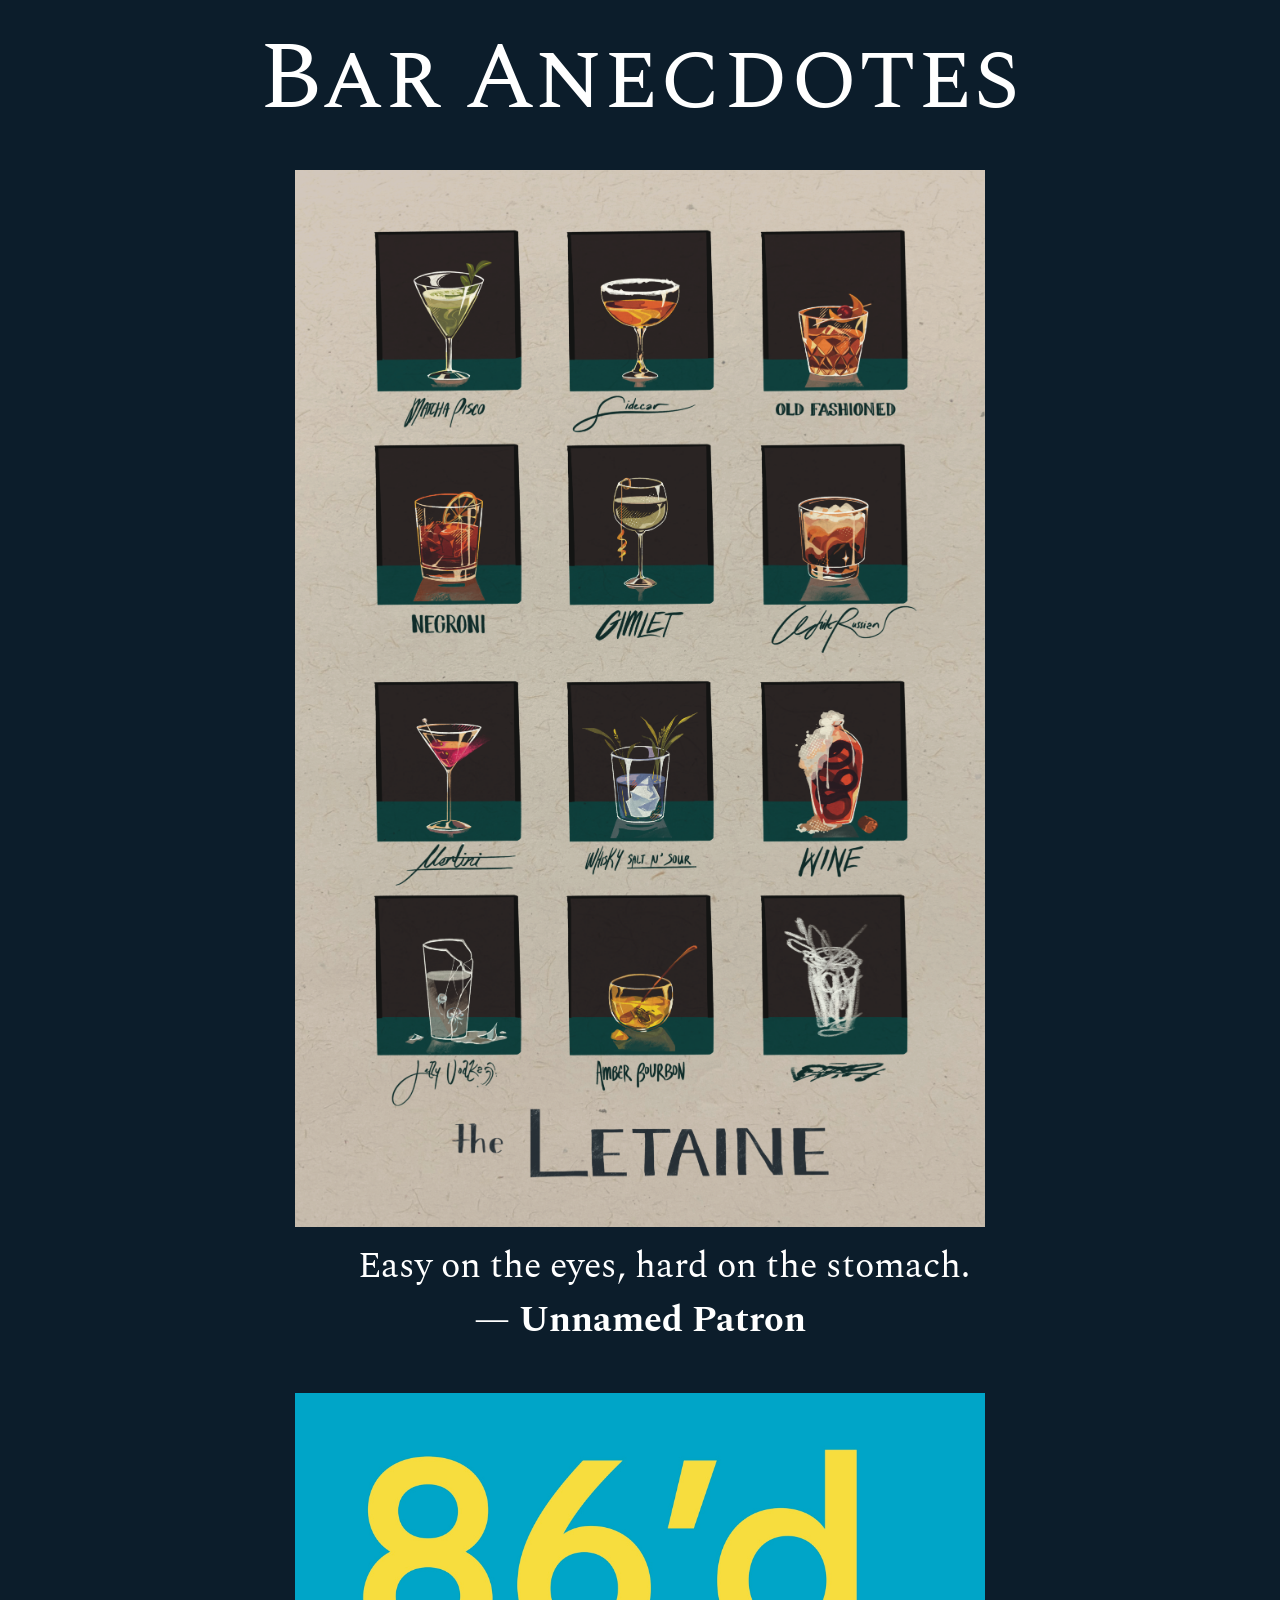
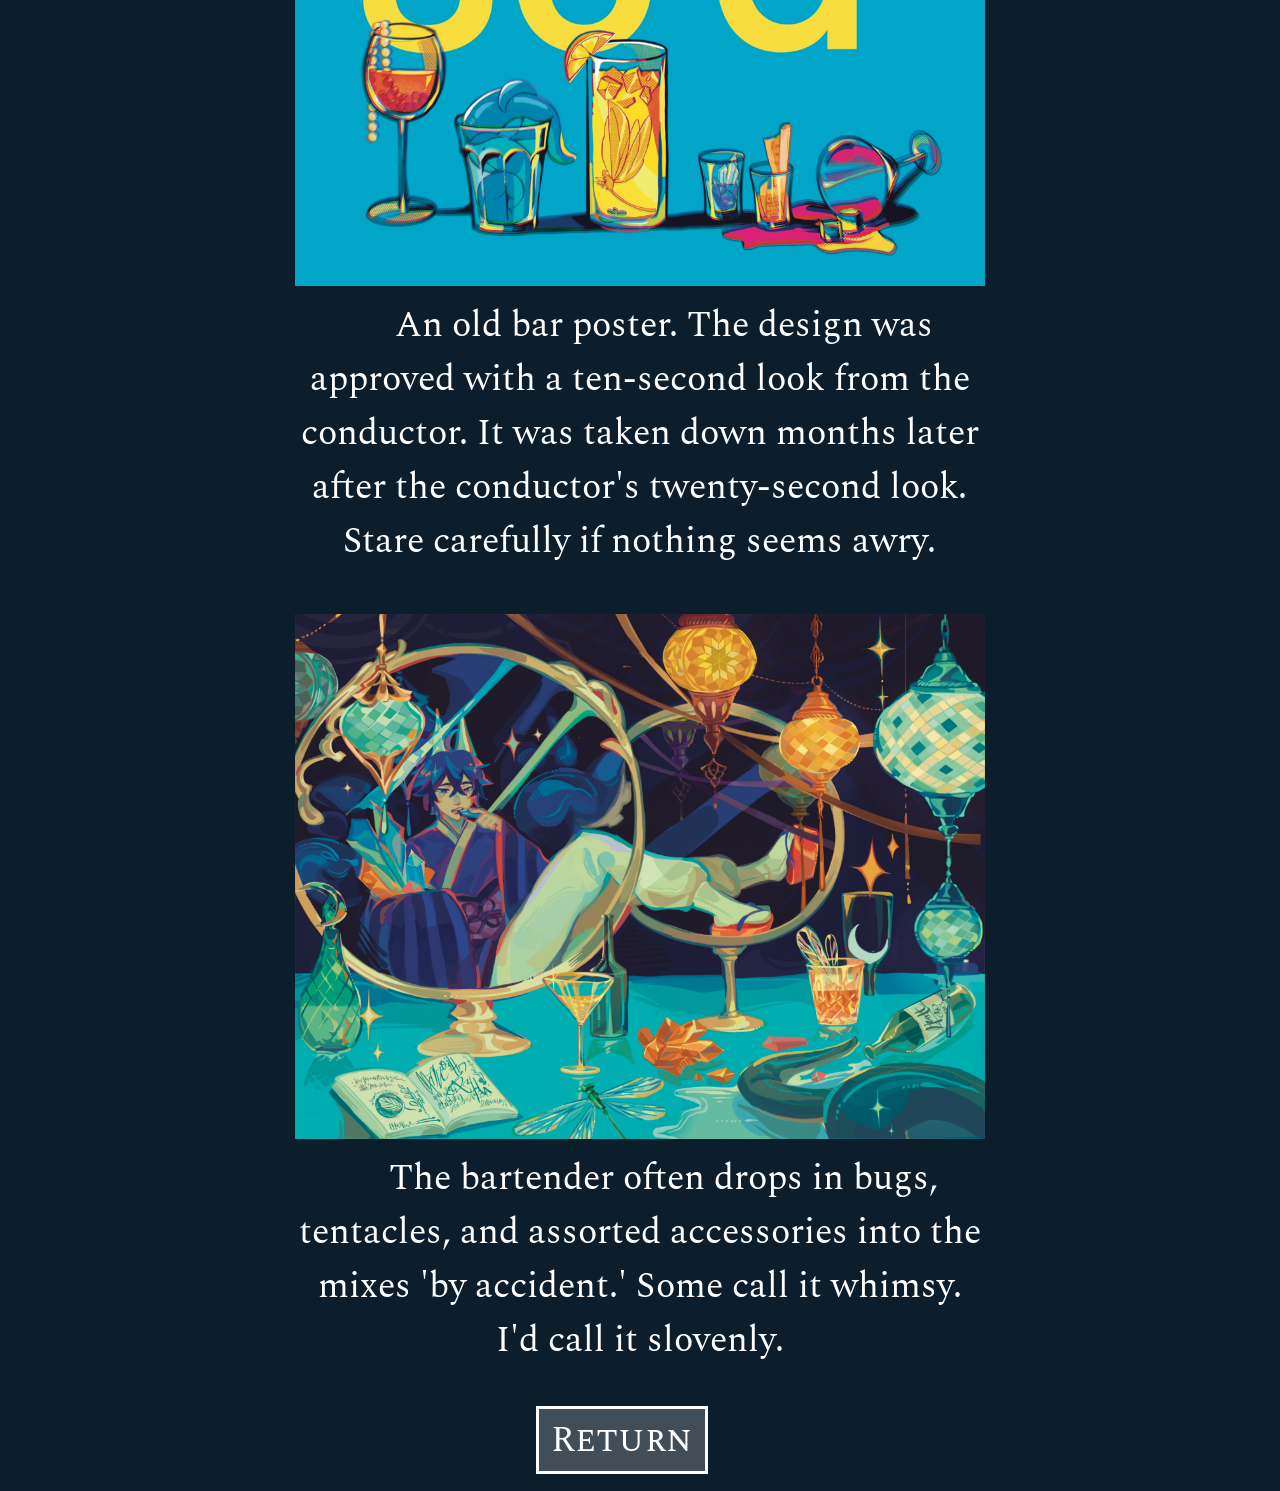
<file: baranecdotes.html>
<!DOCTYPE html>
<html lang="en">

<head>
	<title>A Deeper Sip</title>
	<meta charset="UTF-8">
	<meta name="viewport" content="width=device-width, initial-scale=1.0">
	<meta name="description" content="The Letaine Train Website">
	<meta name="keywords" content="HTML,CSS,JS,Bootstrap">
	<meta name="author" content="Ann Chong">
	<!-- Fonts -->
	<link rel="preconnect" href="https://fonts.googleapis.com">
	<link rel="preconnect" href="https://fonts.gstatic.com" crossorigin>
		<!--spectral-->
		<link 
			href="https://fonts.googleapis.com/css2?family=Spectral:ital,wght@0,200;0,300;0,400;0,500;0,600;0,700;0,800;1,200;1,300;1,400;1,500;1,600;1,700;1,800&display=swap" rel="stylesheet">
		<!--spectral SC-->
		<link 
			href="https://fonts.googleapis.com/css2?family=Spectral+SC:ital,wght@0,200;0,300;0,400;0,500;0,600;0,700;0,800;1,200;1,300;1,400;1,500;1,600;1,700;1,800&family=Spectral:ital,wght@0,200;0,300;0,400;0,500;0,600;0,700;0,800;1,200;1,300;1,400;1,500;1,600;1,700;1,800&display=swap" rel="stylesheet">	<!-- Bootstrap -->
	<link href="https://cdn.jsdelivr.net/npm/bootstrap@5.3.8/dist/css/bootstrap.min.css" rel="stylesheet" integrity="sha384-sRIl4kxILFvY47J16cr9ZwB07vP4J8+LH7qKQnuqkuIAvNWLzeN8tE5YBujZqJLB" crossorigin="anonymous">
	<!-- Icon Library -->
	<link rel="stylesheet" href="https://cdnjs.cloudflare.com/ajax/libs/font-awesome/4.7.0/css/font-awesome.min.css">
	<link rel="stylesheet" type="text/css" href="css/style.css" />
</head>

<body>
    <div class="row" id="baranecdotediv">
        <div class="col-sm-1"></div>
        <div class="col-sm-10 story">
                <h1 class="text-center">Bar Anecdotes</h1>
            <div class="anecdotediv">
                <img src="images/menufull.png" class="anecdoteimage" alt="full drink menu">
                <p class="text-center">Easy on the eyes, hard on the stomach.
                    <br><strong>— Unnamed Patron</strong></p>
            
            </div>
            <div class="anecdotediv">
                <img src="images/86d.jpg" class="anecdoteimage" alt="86d poster">
                <p class="text-center">An old bar poster. The design was approved with a ten-second look from the conductor. It was taken down months later after the conductor's twenty-second look. Stare carefully if nothing seems awry.</p>
            </div>
            <div class="anecdotediv">
                <img src="images/barimg3.JPG" class="anecdoteimage">
                <p class="text-center">The bartender often drops in bugs, tentacles, and assorted accessories into the mixes 'by accident.' Some call it whimsy. I'd call it slovenly.</p>
            </div>
        </div>
        <div class="col-sm-1"></div>
    <div class="row mb-3">
        <div class="col-lg-5 col-md-4 col-sm-4"></div>
        <div class="col-lg-2 col-md-4 col-sm-4">
            <a class="buttonlight" href="index.html">Return</a>
        </div>
        <div class="col-lg-5 col-md-4 col-sm-4"></div>
    </div>
    </div>
</body>
</html>
</file>
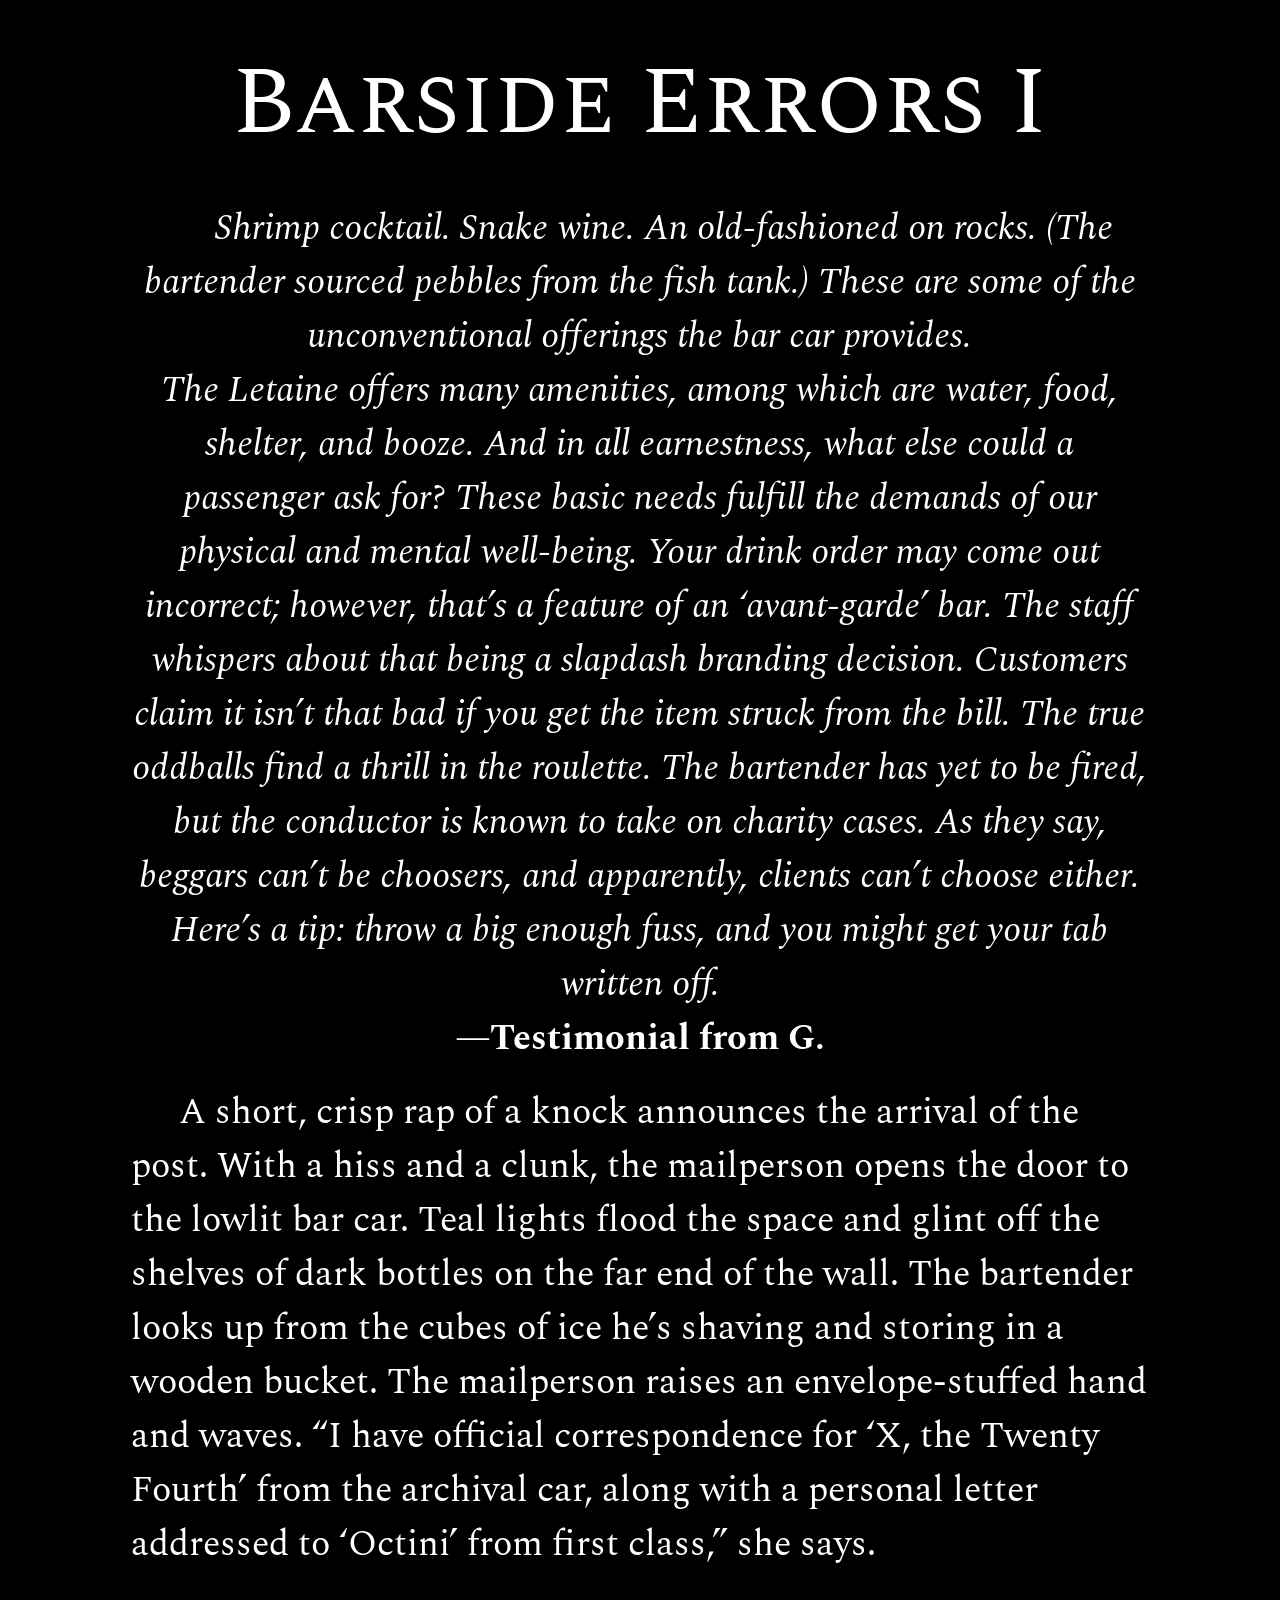
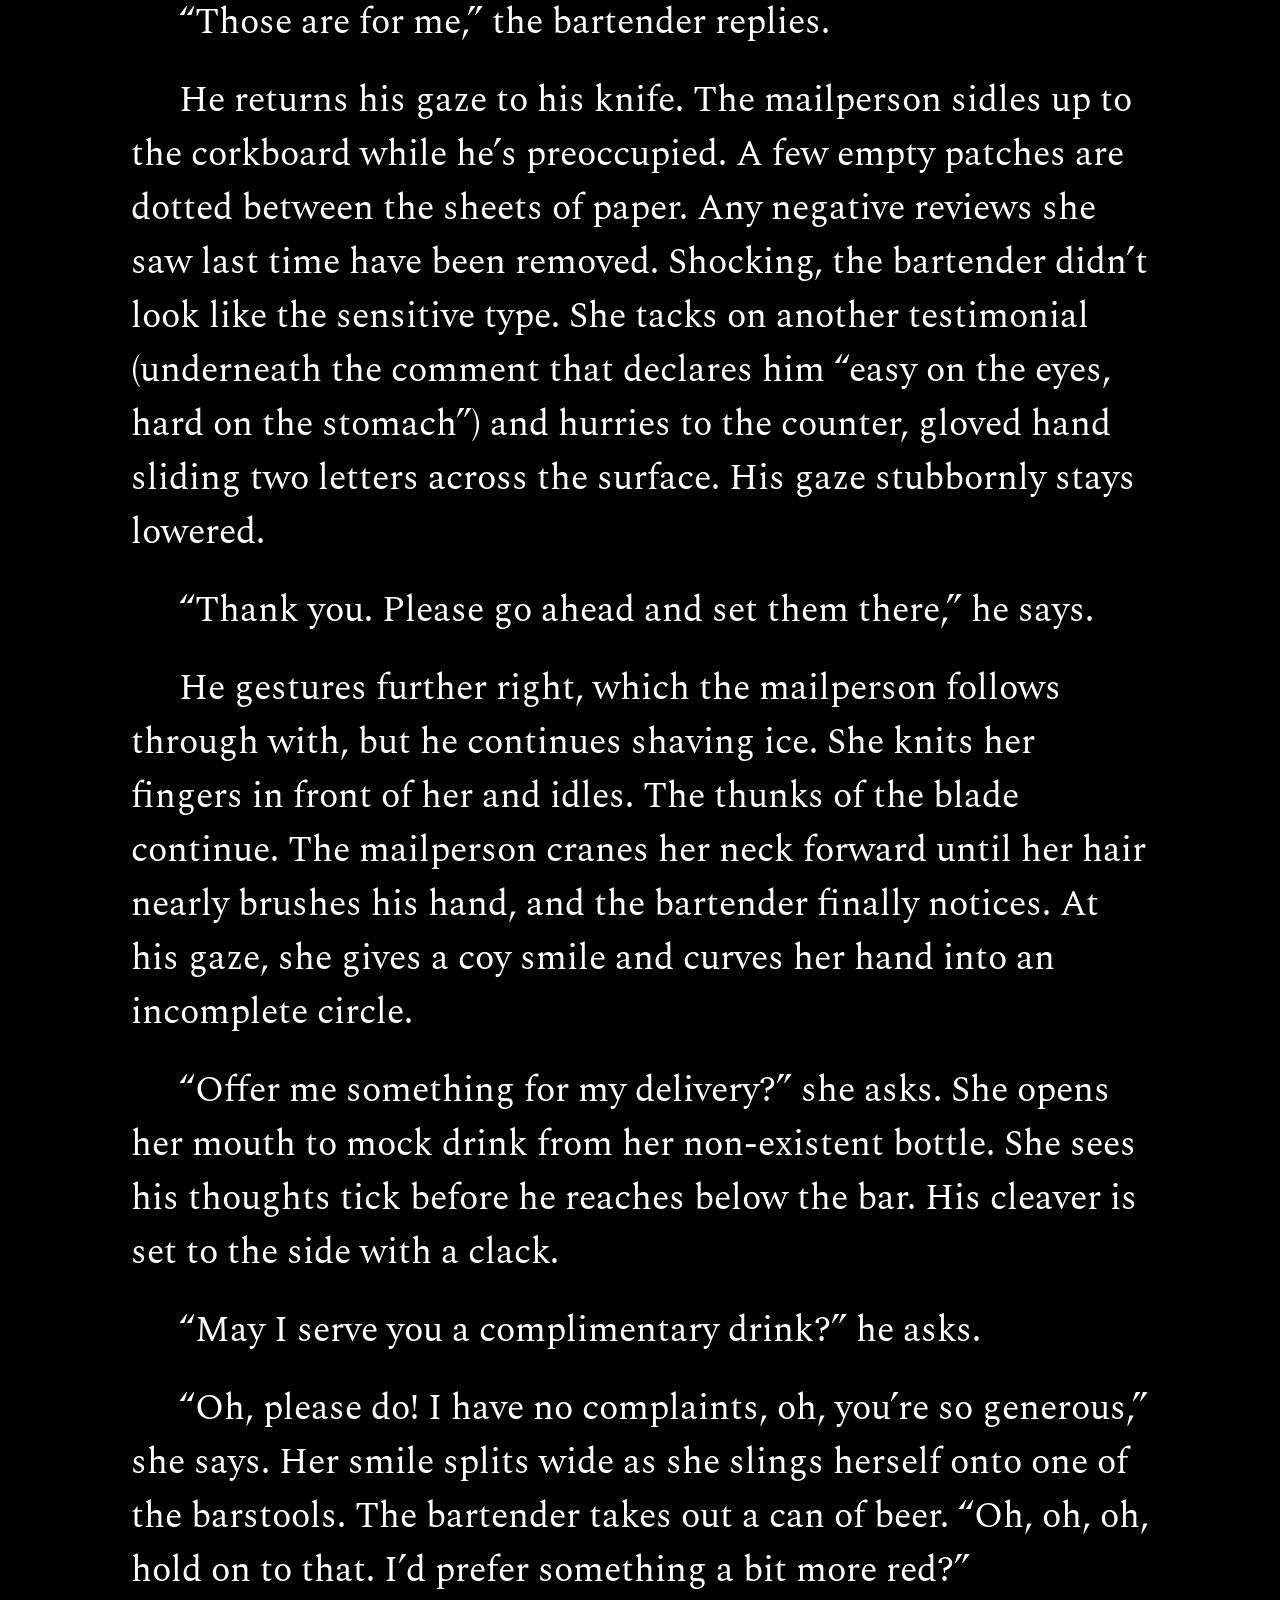
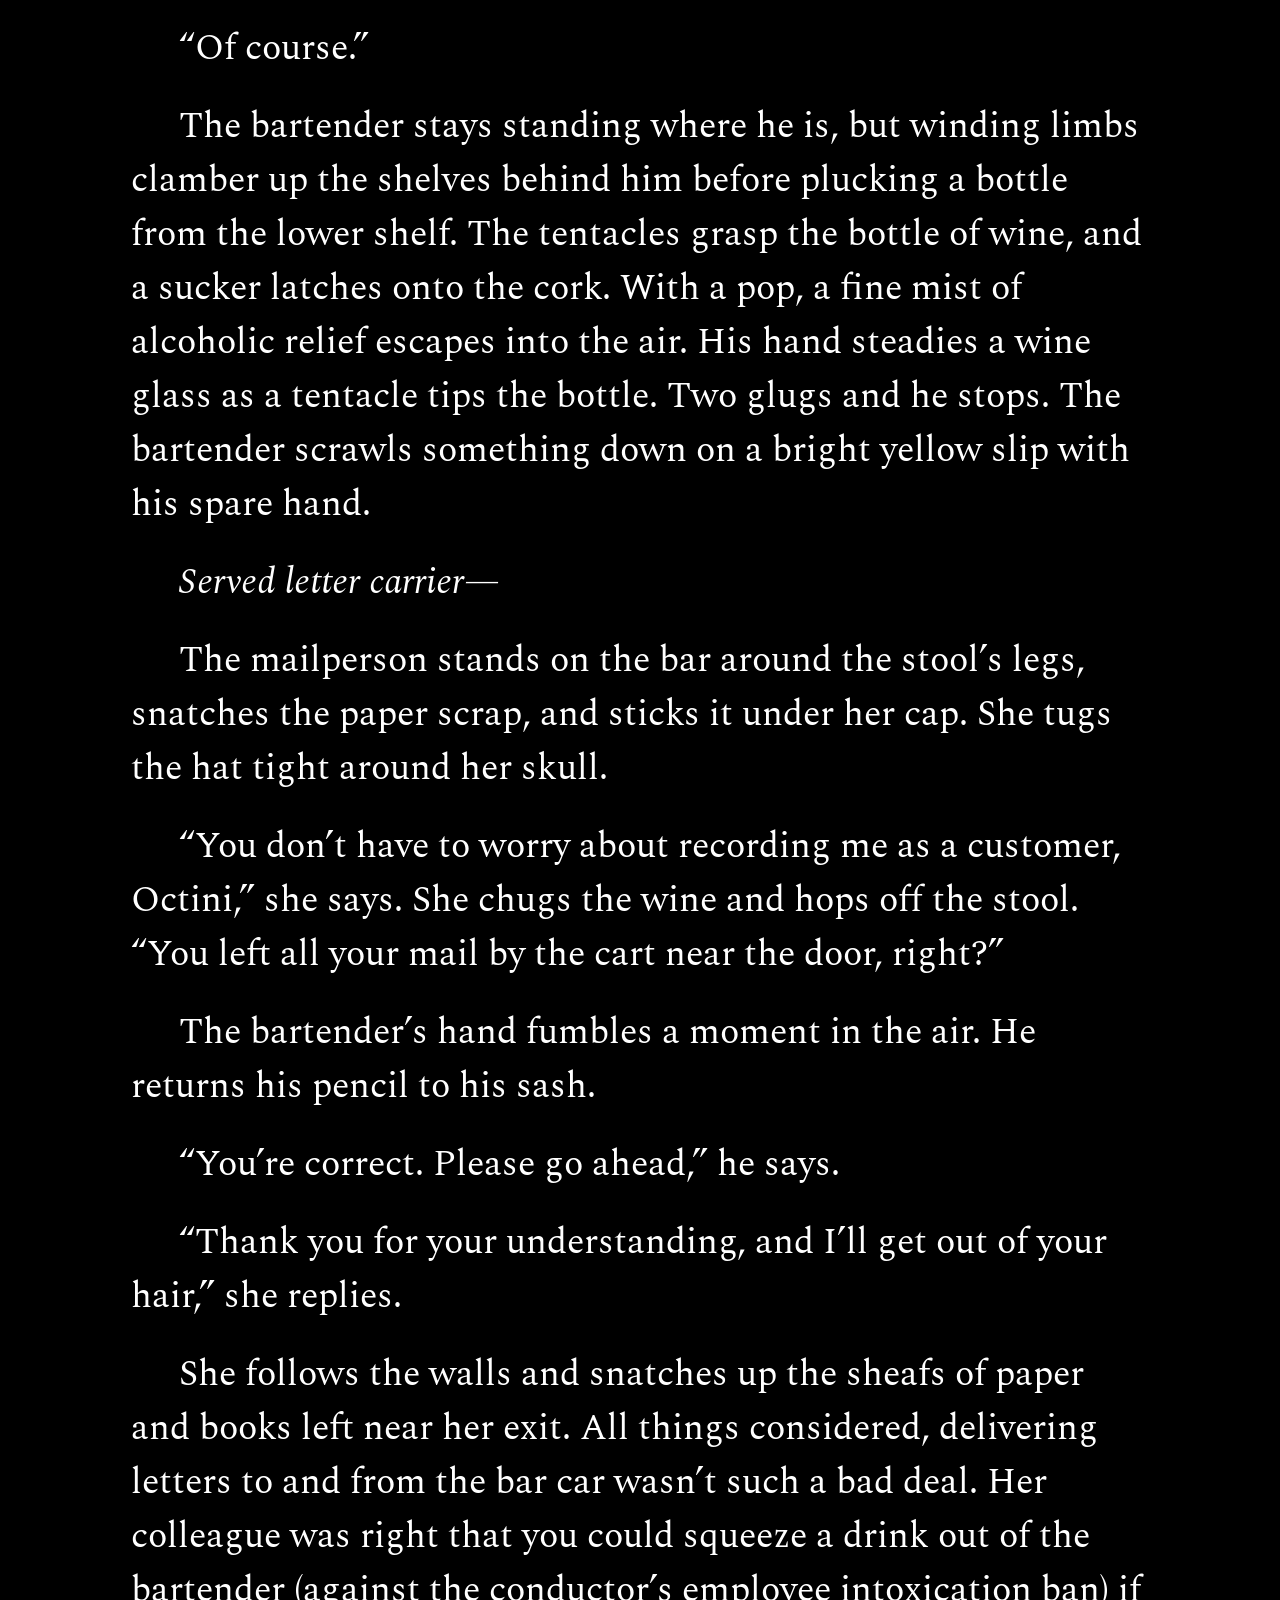
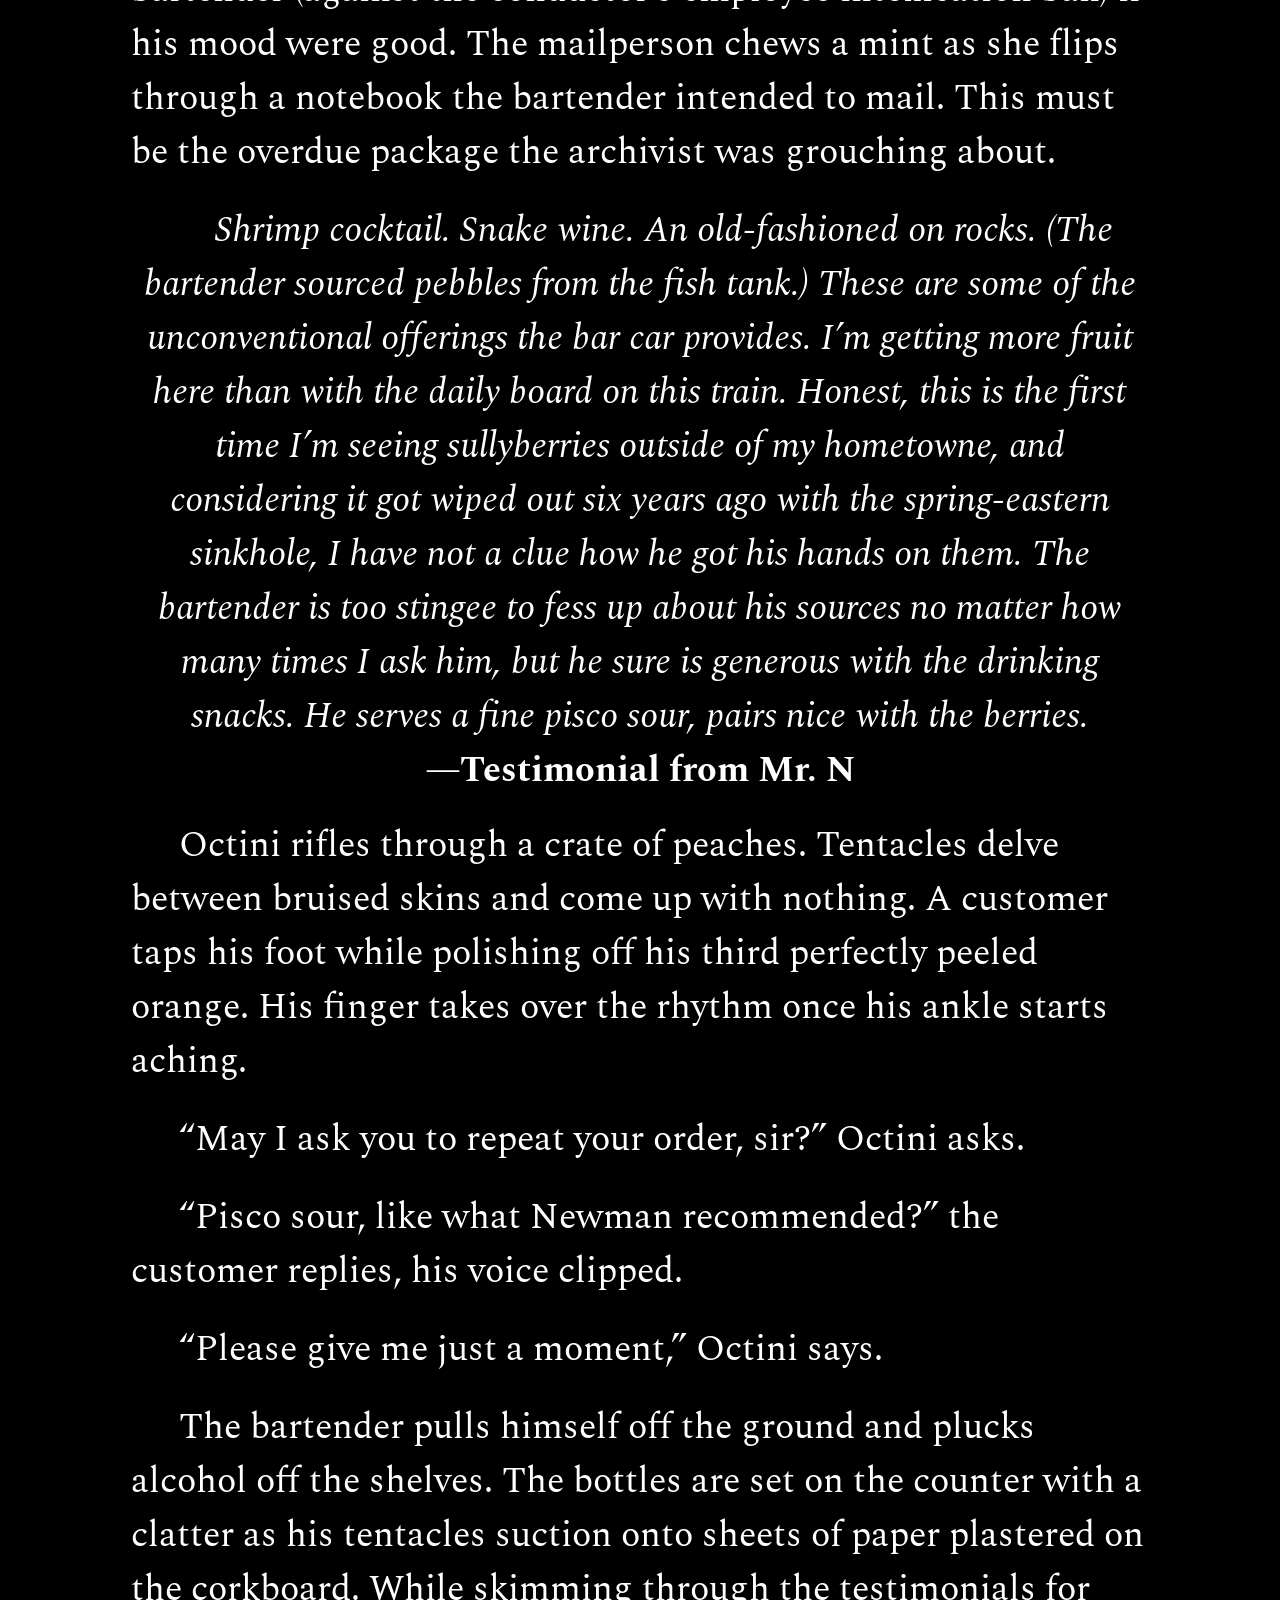
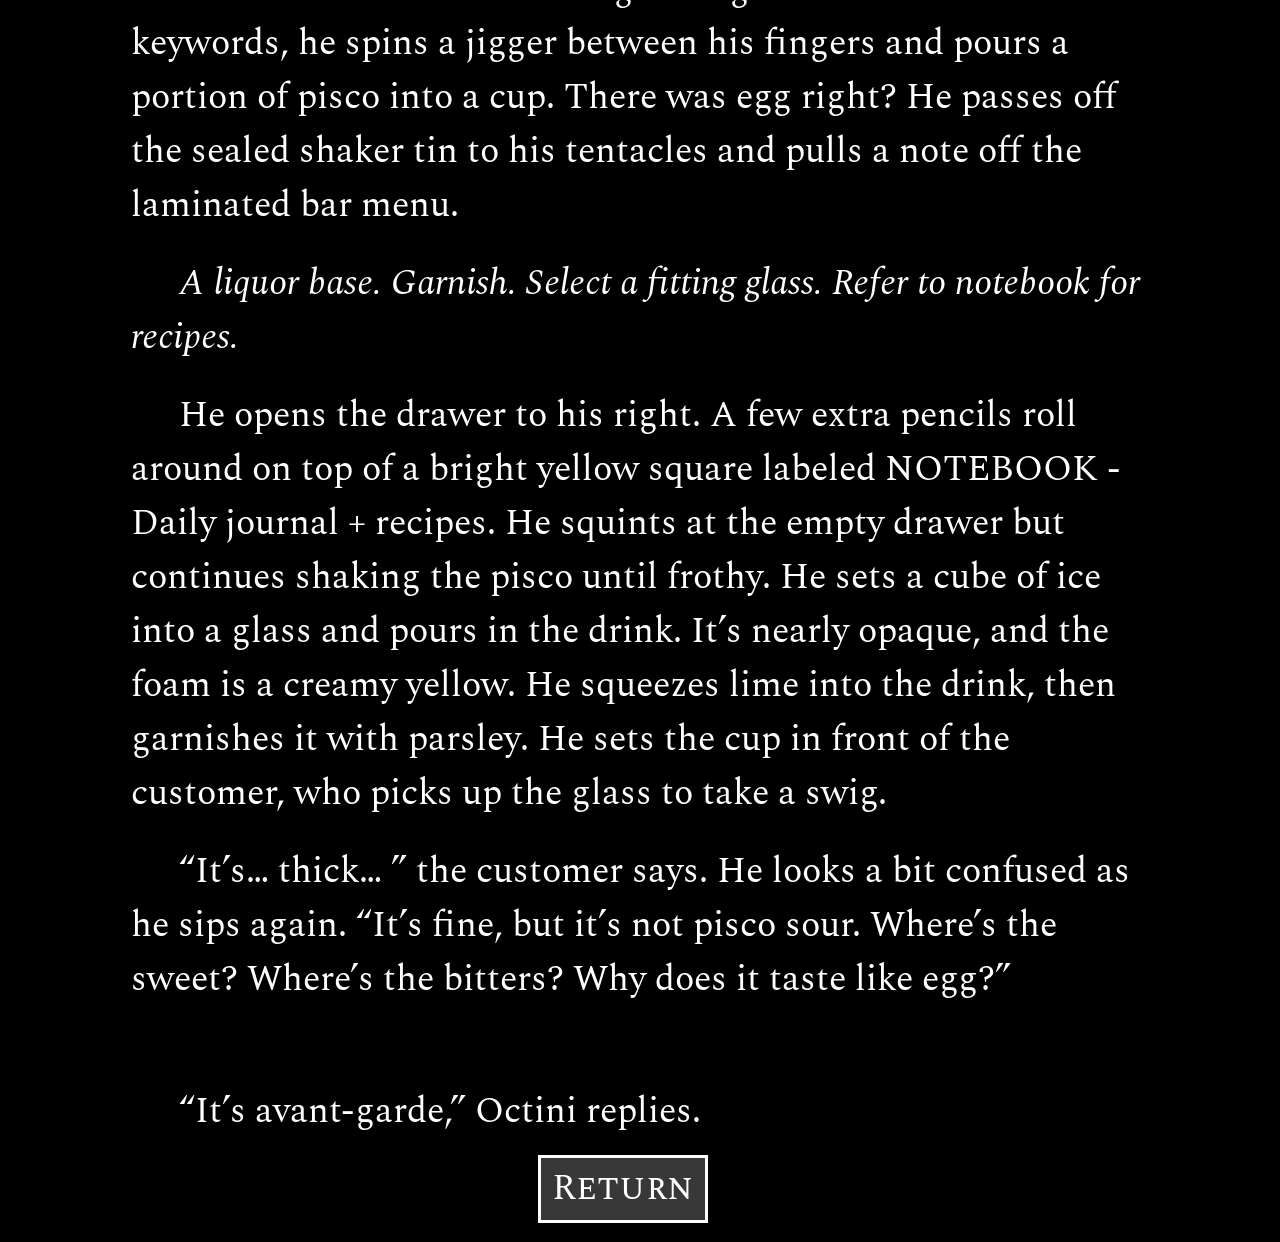
<file: barsideerror1.html>
<!DOCTYPE html>
<html lang="en">

<head>
	<title>One of Octini's Many Errors</title>
	<meta charset="UTF-8">
	<meta name="viewport" content="width=device-width, initial-scale=1.0">
	<meta name="description" content="The Letaine Train Website">
	<meta name="keywords" content="HTML,CSS,JS,Bootstrap">
	<meta name="author" content="Ann Chong">
	<!-- Fonts -->
	<link rel="preconnect" href="https://fonts.googleapis.com">
	<link rel="preconnect" href="https://fonts.gstatic.com" crossorigin>
		<!--spectral-->
		<link 
			href="https://fonts.googleapis.com/css2?family=Spectral:ital,wght@0,200;0,300;0,400;0,500;0,600;0,700;0,800;1,200;1,300;1,400;1,500;1,600;1,700;1,800&display=swap" rel="stylesheet">
		<!--spectral SC-->
		<link 
			href="https://fonts.googleapis.com/css2?family=Spectral+SC:ital,wght@0,200;0,300;0,400;0,500;0,600;0,700;0,800;1,200;1,300;1,400;1,500;1,600;1,700;1,800&family=Spectral:ital,wght@0,200;0,300;0,400;0,500;0,600;0,700;0,800;1,200;1,300;1,400;1,500;1,600;1,700;1,800&display=swap" rel="stylesheet">	<!-- Bootstrap -->
	<link href="https://cdn.jsdelivr.net/npm/bootstrap@5.3.8/dist/css/bootstrap.min.css" rel="stylesheet" integrity="sha384-sRIl4kxILFvY47J16cr9ZwB07vP4J8+LH7qKQnuqkuIAvNWLzeN8tE5YBujZqJLB" crossorigin="anonymous">
	<!-- Icon Library -->
	<link rel="stylesheet" href="https://cdnjs.cloudflare.com/ajax/libs/font-awesome/4.7.0/css/font-awesome.min.css">
	<link rel="stylesheet" type="text/css" href="css/style.css" />
</head>

<body>
    <div class="row" id="barsideerror1">
        <div class="col-1"></div>
        <div class="col-10 story">
                <h1 class="text-center">Barside Errors I</h1>
                <p class="text-center italics">Shrimp cocktail. Snake wine. An old-fashioned on rocks. (The bartender sourced pebbles from the fish tank.) These are some of the unconventional offerings the bar car provides.
                    <br>The Letaine offers many amenities, among which are water, food, shelter, and booze. And in all earnestness, what else could a passenger ask for? These basic needs fulfill the demands of our physical and mental well-being. Your drink order may come out incorrect; however, that’s a feature of an ‘avant-garde’ bar. The staff whispers about that being a slapdash branding decision. Customers claim it isn’t that bad if you get the item struck from the bill. 
                    The true oddballs find a thrill in the roulette. The bartender has yet to be fired, but the conductor is known to take on charity cases. As they say, beggars can’t be choosers, and apparently, clients can’t choose either. Here’s a tip: throw a big enough fuss, and you might get your tab written off.
                    <br><strong>—Testimonial from G.<br></strong></p>
                <p>
                    A short, crisp rap of a knock announces the arrival of the post. With a hiss and a clunk, the mailperson opens the door to the lowlit bar car. Teal lights flood the space and glint off the shelves of dark bottles on the far end of the wall. The bartender looks up from the cubes of ice he’s shaving and storing in a wooden bucket. The mailperson raises an envelope-stuffed hand and waves.
                    “I have official correspondence for ‘X, the Twenty Fourth’ from the archival car, along with a personal letter addressed to ‘Octini’ from first class,” she says.</p>
                    <p>“Those are for me,” the bartender replies.</p>
                    <p>He returns his gaze to his knife. The mailperson sidles up to the corkboard while he’s preoccupied. A few empty patches are dotted between the sheets of paper. Any negative reviews she saw last time have been removed. Shocking, the bartender didn’t look like the sensitive type. She tacks on another testimonial (underneath the comment that declares him “easy on the eyes, hard on the stomach”) and hurries to the counter, gloved hand sliding two letters across the surface. His gaze stubbornly stays lowered.</p>
                    <p>“Thank you. Please go ahead and set them there,” he says.</p>
                    <p>He gestures further right, which the mailperson follows through with, but he continues shaving ice. She knits her fingers in front of her and idles. The thunks of the blade continue. The mailperson cranes her neck forward until her hair nearly brushes his hand, and the bartender finally notices. At his gaze, she gives a coy smile and curves her hand into an incomplete circle.</p>
                    <p>“Offer me something for my delivery?” she asks. She opens her mouth to mock drink from her non-existent bottle. She sees his thoughts tick before he reaches below the bar. His cleaver is set to the side with a clack.</p>
                    <p>“May I serve you a complimentary drink?” he asks.</p>
                    <p>“Oh, please do! I have no complaints, oh, you’re so generous,” she says. Her smile splits wide as she slings herself onto one of the barstools. The bartender takes out a can of beer. “Oh, oh, oh, hold on to that. I’d prefer something a bit more red?”</p>
                    <p>“Of course.”</p>
                    <p>The bartender stays standing where he is, but winding limbs clamber up the shelves behind him before plucking a bottle from the lower shelf. The tentacles grasp the bottle of wine, and a sucker latches onto the cork. With a pop, a fine mist of alcoholic relief escapes into the air. His hand steadies a wine glass as a tentacle tips the bottle. Two glugs and he stops. The bartender scrawls something down on a bright yellow slip with his spare hand.</p>
                    <p style="font-style: italic">Served letter carrier—</p>
                    <p>The mailperson stands on the bar around the stool’s legs, snatches the paper scrap, and sticks it under her cap. She tugs the hat tight around her skull.</p>
                    <p>“You don’t have to worry about recording me as a customer, Octini,” she says. She chugs the wine and hops off the stool. “You left all your mail by the cart near the door, right?”</p>
                    <p>The bartender’s hand fumbles a moment in the air. He returns his pencil to his sash.</p>
                    <p>“You’re correct. Please go ahead,” he says.</p>
                    <p>“Thank you for your understanding, and I’ll get out of your hair,” she replies. </p>
                    <p>She follows the walls and snatches up the sheafs of paper and books left near her exit. All things considered, delivering letters to and from the bar car wasn’t such a bad deal. Her colleague was right that you could squeeze a drink out of the bartender (against the conductor’s employee intoxication ban) if his mood were good. The mailperson chews a mint as she flips through a notebook the bartender intended to mail. This must be the overdue package the archivist was grouching about. </p>
                <p class="text-center italics">Shrimp cocktail. Snake wine. An old-fashioned on rocks. (The bartender sourced pebbles from the fish tank.) These are some of the unconventional offerings the bar car provides.
                    I’m getting more fruit here than with the daily board on this train. Honest, this is the first time I’m seeing sullyberries outside of my hometowne, and considering it got wiped out six years ago with the spring-eastern sinkhole, I have not a clue how he got his hands on them. The bartender is too stingee to fess up about his sources no matter how many times I ask him, but he sure is generous with the drinking snacks. He serves a fine pisco sour, pairs nice with the berries.
                    <br><strong>—Testimonial from Mr. N<br></strong></p>
                    <p>Octini rifles through a crate of peaches. Tentacles delve between bruised skins and come up with nothing. A customer taps his foot while polishing off his third perfectly peeled orange. His finger takes over the rhythm once his ankle starts aching.</p>
		            <p>“May I ask you to repeat your order, sir?” Octini asks.</p>
		            <p>“Pisco sour, like what Newman recommended?” the customer replies, his voice clipped.</p>
                    <p>“Please give me just a moment,” Octini says.</p>
	                <p>The bartender pulls himself off the ground and plucks alcohol off the shelves. The bottles are set on the counter with a clatter as his tentacles suction onto sheets of paper plastered on the corkboard. While skimming through the testimonials for keywords, he spins a jigger between his fingers and pours a portion of pisco into a cup. There was egg right? He passes off the sealed shaker tin to his tentacles and pulls a note off the laminated bar menu.</p>
	     	        <p style="font-style: italic">A liquor base. Garnish. Select a fitting glass. Refer to notebook for recipes.</p>
	     	        <p>He opens the drawer to his right. A few extra pencils roll around on top of a bright yellow square labeled NOTEBOOK - Daily journal + recipes. He squints at the empty drawer but continues shaking the pisco until frothy. He sets a cube of ice into a glass and pours in the drink. It’s nearly opaque, and the foam is a creamy yellow. He squeezes lime into the drink, then garnishes it with parsley. He sets the cup in front of the customer, who picks up the glass to take a swig.</p>
                    <p>“It’s… thick… ” the customer says. He looks a bit confused as he sips again. “It’s fine, but it’s not pisco sour. Where’s the sweet? Where’s the bitters? Why does it taste like egg?”</p>
                    <br>
	                <p>“It’s avant-garde,” Octini replies.</p>

        </div>
        <div class="col-1"></div>
    <div class="row">
        <div class="col-lg-5 col-md-4 col-4"></div>
        <div class="col-lg-2 col-md-4 col-4">
            <a class="buttonlight" href="index.html">Return</a>
        </div>
        <div class="col-lg-5 col-md-4 col-4"></div>
        
    </div>
    </div>
</body>
</html>
</file>
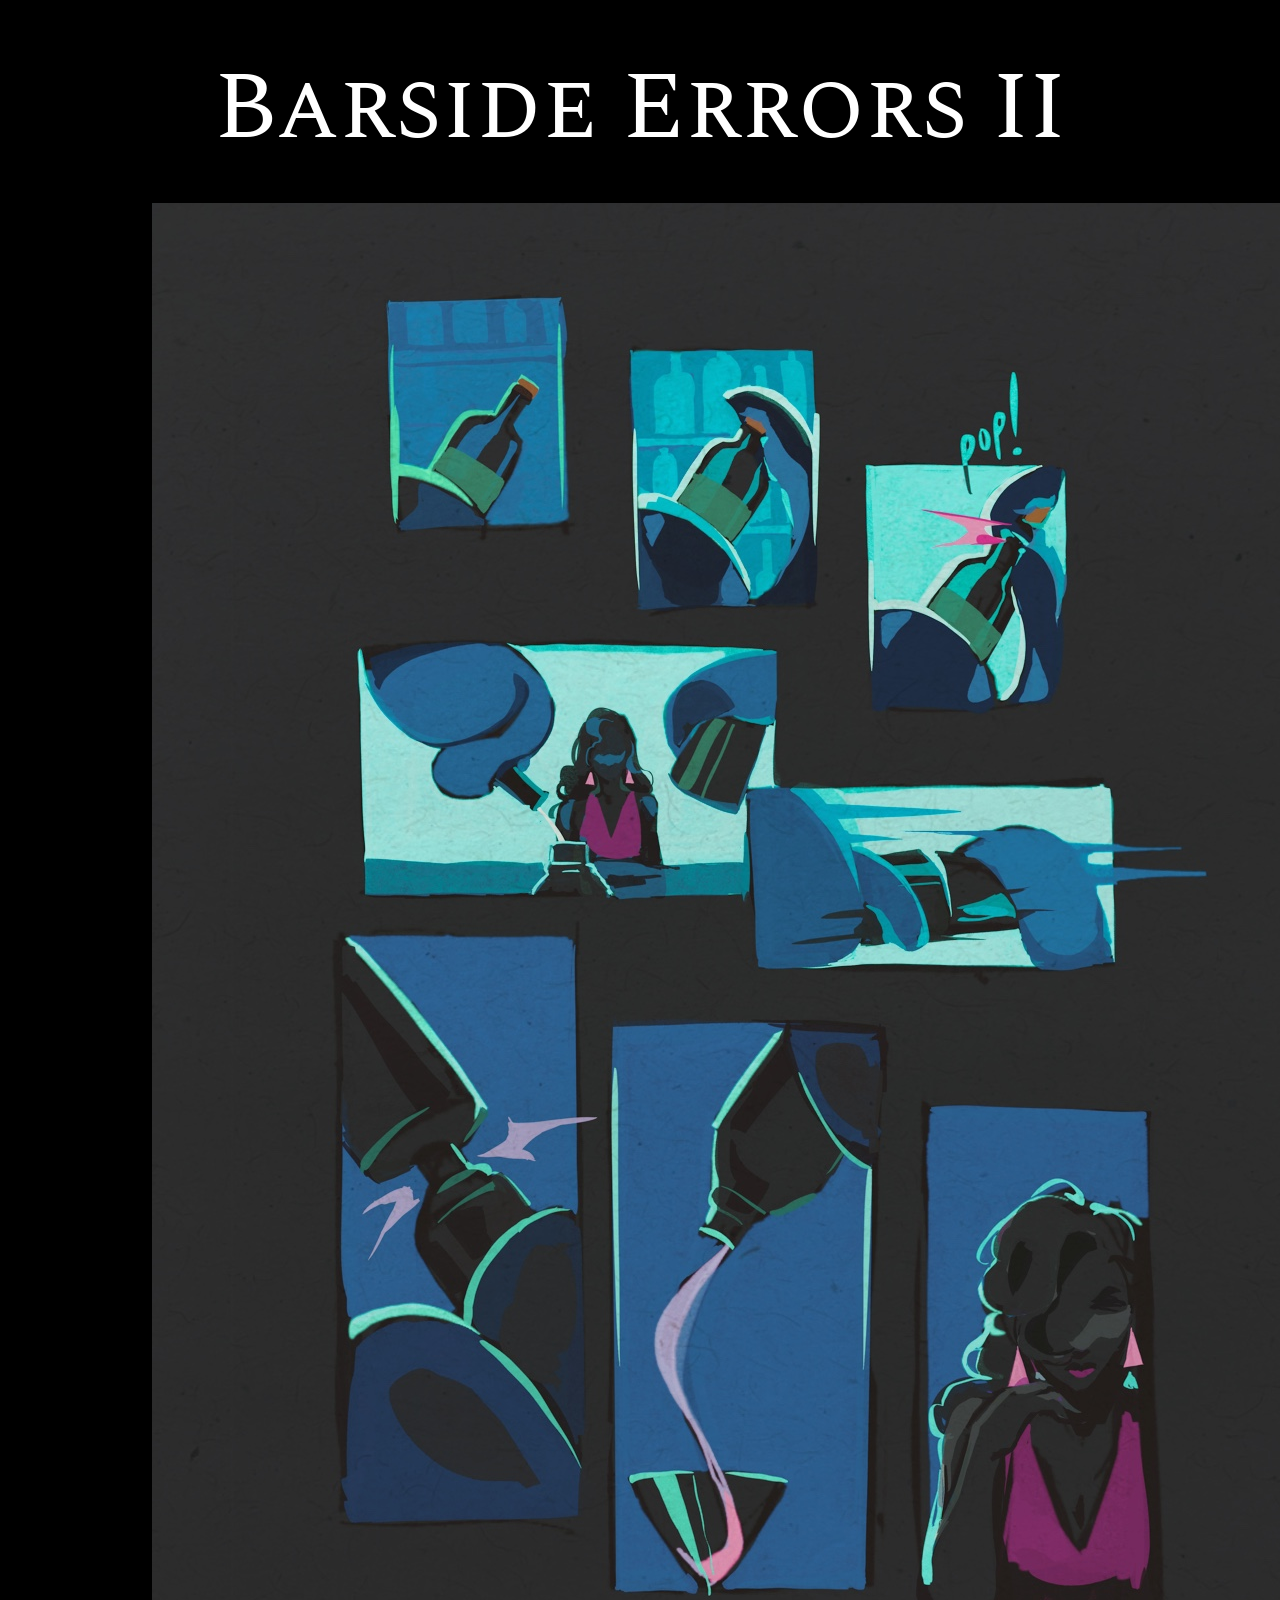
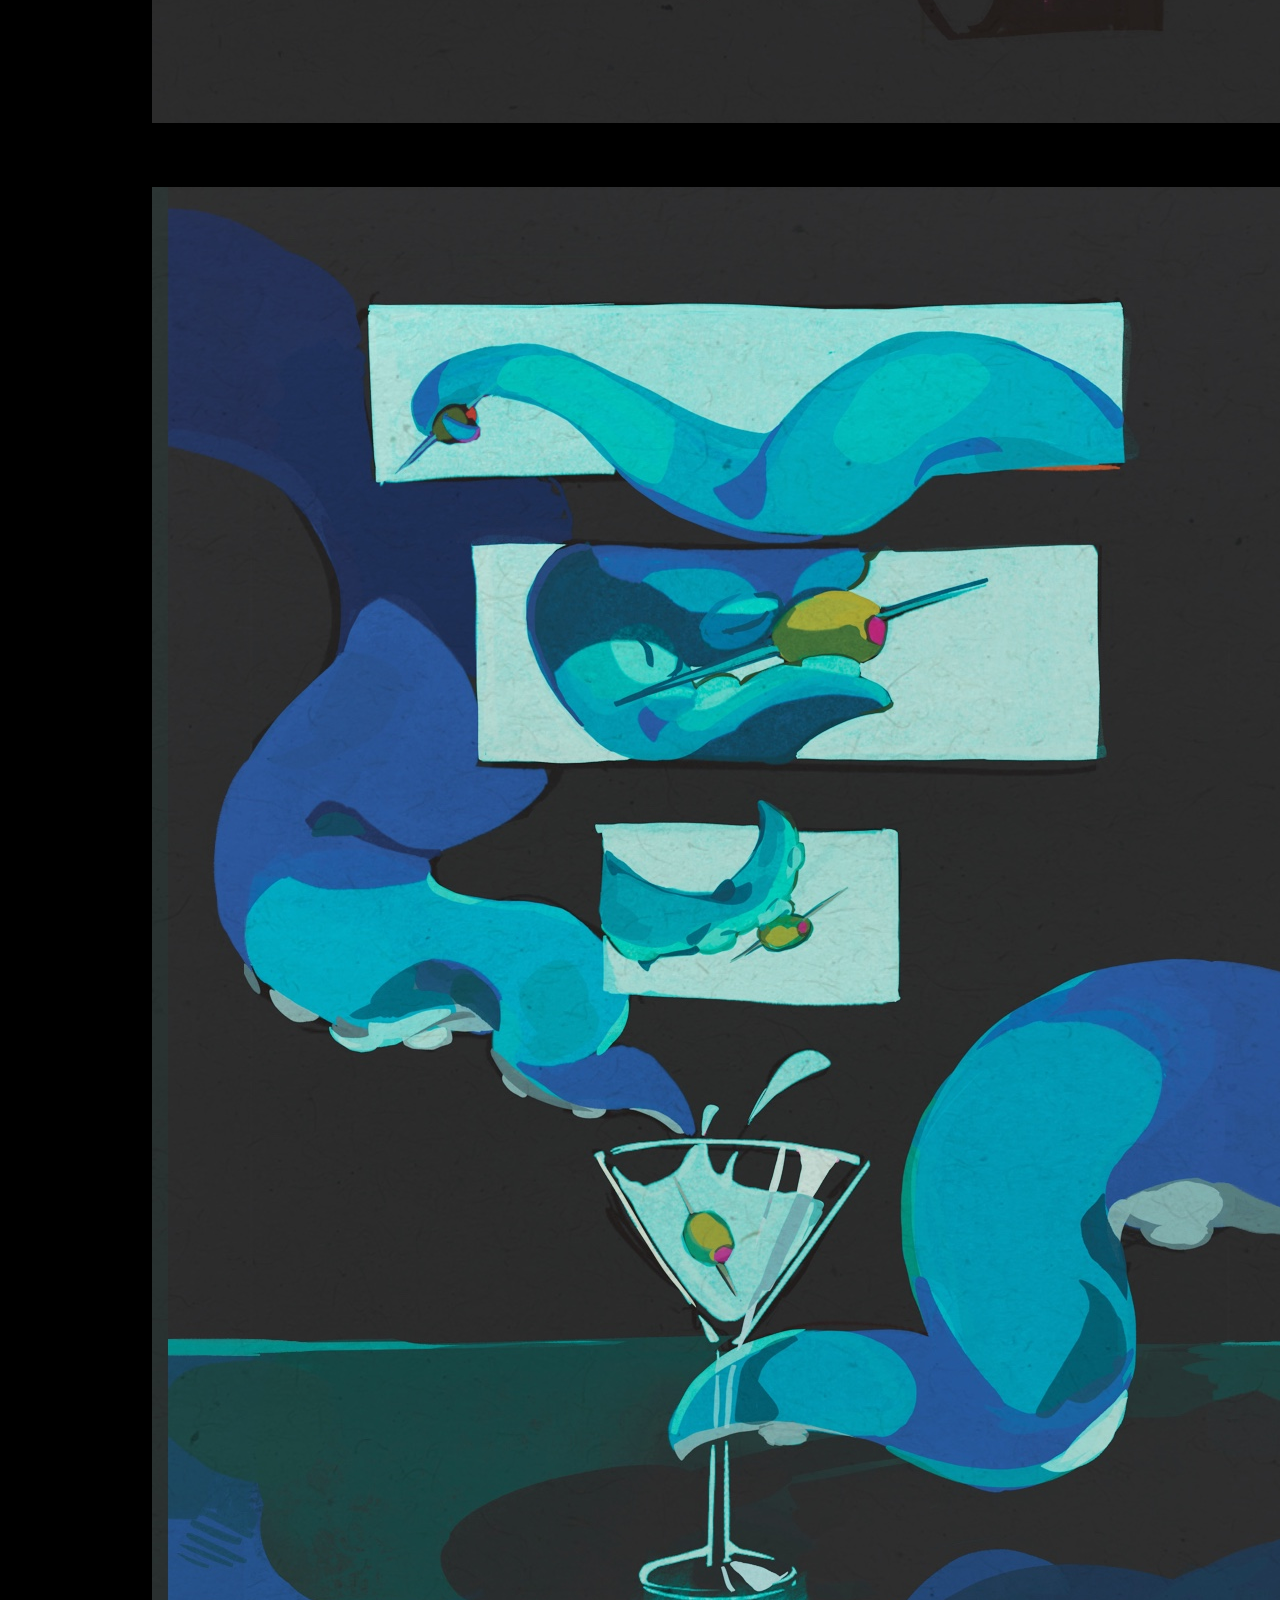
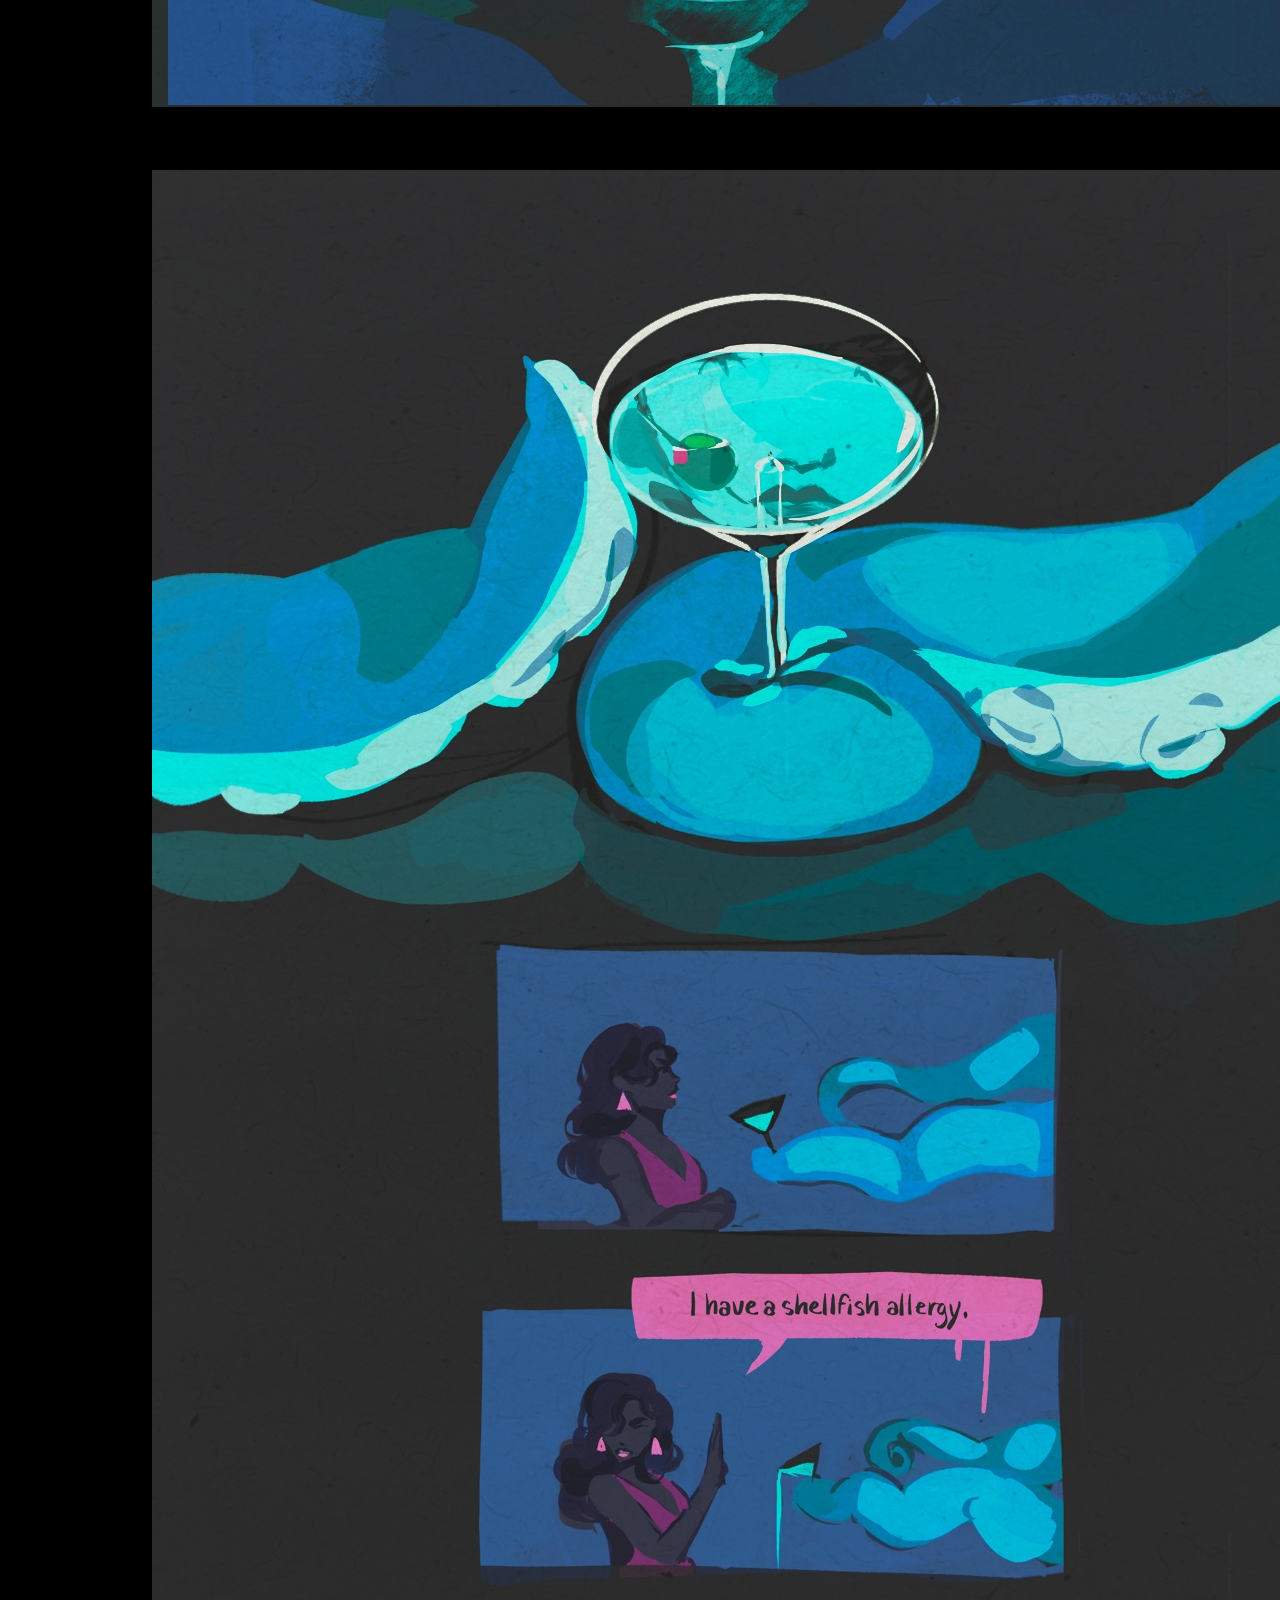
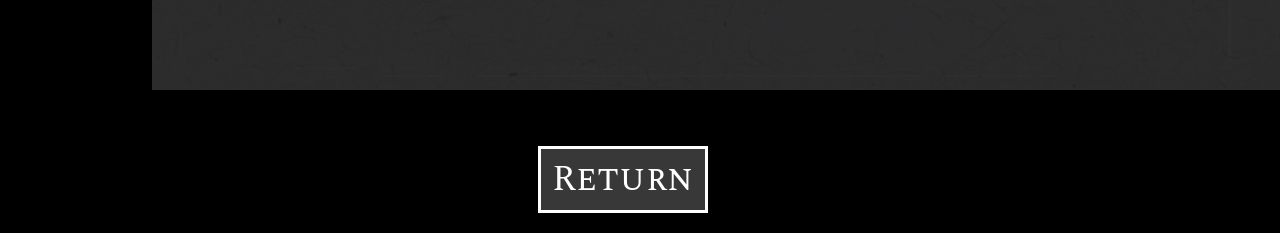
<file: barsideerror2.html>
<!DOCTYPE html>
<html lang="en">

<head>
	<title>Barside Errors II</title>
	<meta charset="UTF-8">
	<meta name="viewport" content="width=device-width, initial-scale=1.0">
	<meta name="description" content="The Letaine Train Website">
	<meta name="keywords" content="HTML,CSS,JS,Bootstrap">
	<meta name="author" content="Ann Chong">
	<!-- Fonts -->
	<link rel="preconnect" href="https://fonts.googleapis.com">
	<link rel="preconnect" href="https://fonts.gstatic.com" crossorigin>
		<!--spectral-->
		<link 
			href="https://fonts.googleapis.com/css2?family=Spectral:ital,wght@0,200;0,300;0,400;0,500;0,600;0,700;0,800;1,200;1,300;1,400;1,500;1,600;1,700;1,800&display=swap" rel="stylesheet">
		<!--spectral SC-->
		<link 
			href="https://fonts.googleapis.com/css2?family=Spectral+SC:ital,wght@0,200;0,300;0,400;0,500;0,600;0,700;0,800;1,200;1,300;1,400;1,500;1,600;1,700;1,800&family=Spectral:ital,wght@0,200;0,300;0,400;0,500;0,600;0,700;0,800;1,200;1,300;1,400;1,500;1,600;1,700;1,800&display=swap" rel="stylesheet">	<!-- Bootstrap -->
	<link href="https://cdn.jsdelivr.net/npm/bootstrap@5.3.8/dist/css/bootstrap.min.css" rel="stylesheet" integrity="sha384-sRIl4kxILFvY47J16cr9ZwB07vP4J8+LH7qKQnuqkuIAvNWLzeN8tE5YBujZqJLB" crossorigin="anonymous">
	<!-- Icon Library -->
	<link rel="stylesheet" href="https://cdnjs.cloudflare.com/ajax/libs/font-awesome/4.7.0/css/font-awesome.min.css">
	<link rel="stylesheet" type="text/css" href="css/style.css" />
</head>

<body>
    <div class="row" id="barsideerror2">
        <h1 class="text-center">Barside Errors II</h1>
        <div class="comicpage">
            <img src="images/p1-order29.JPG" alt="order#29-page1">
        </div>
        <div class="comicpage">
            <img src="images/p2-order29.JPG" alt="order#29-page2">
        </div>
        <div class="comicpage">
            <img src="images/p3-order29.JPG" alt="order#29-page3">
        </div>
    <div class="row w-100">
        <div class="col-lg-5 col-md-4 col-4"></div>
        <div class="col-lg-2 col-md-4 col-4">
            <a class="buttonlight" href="index.html">Return</a>
        </div>
        <div class="col-lg-5 col-md-4 col-4"></div>
    </div>
    </div>
</body>
</html>
</file>
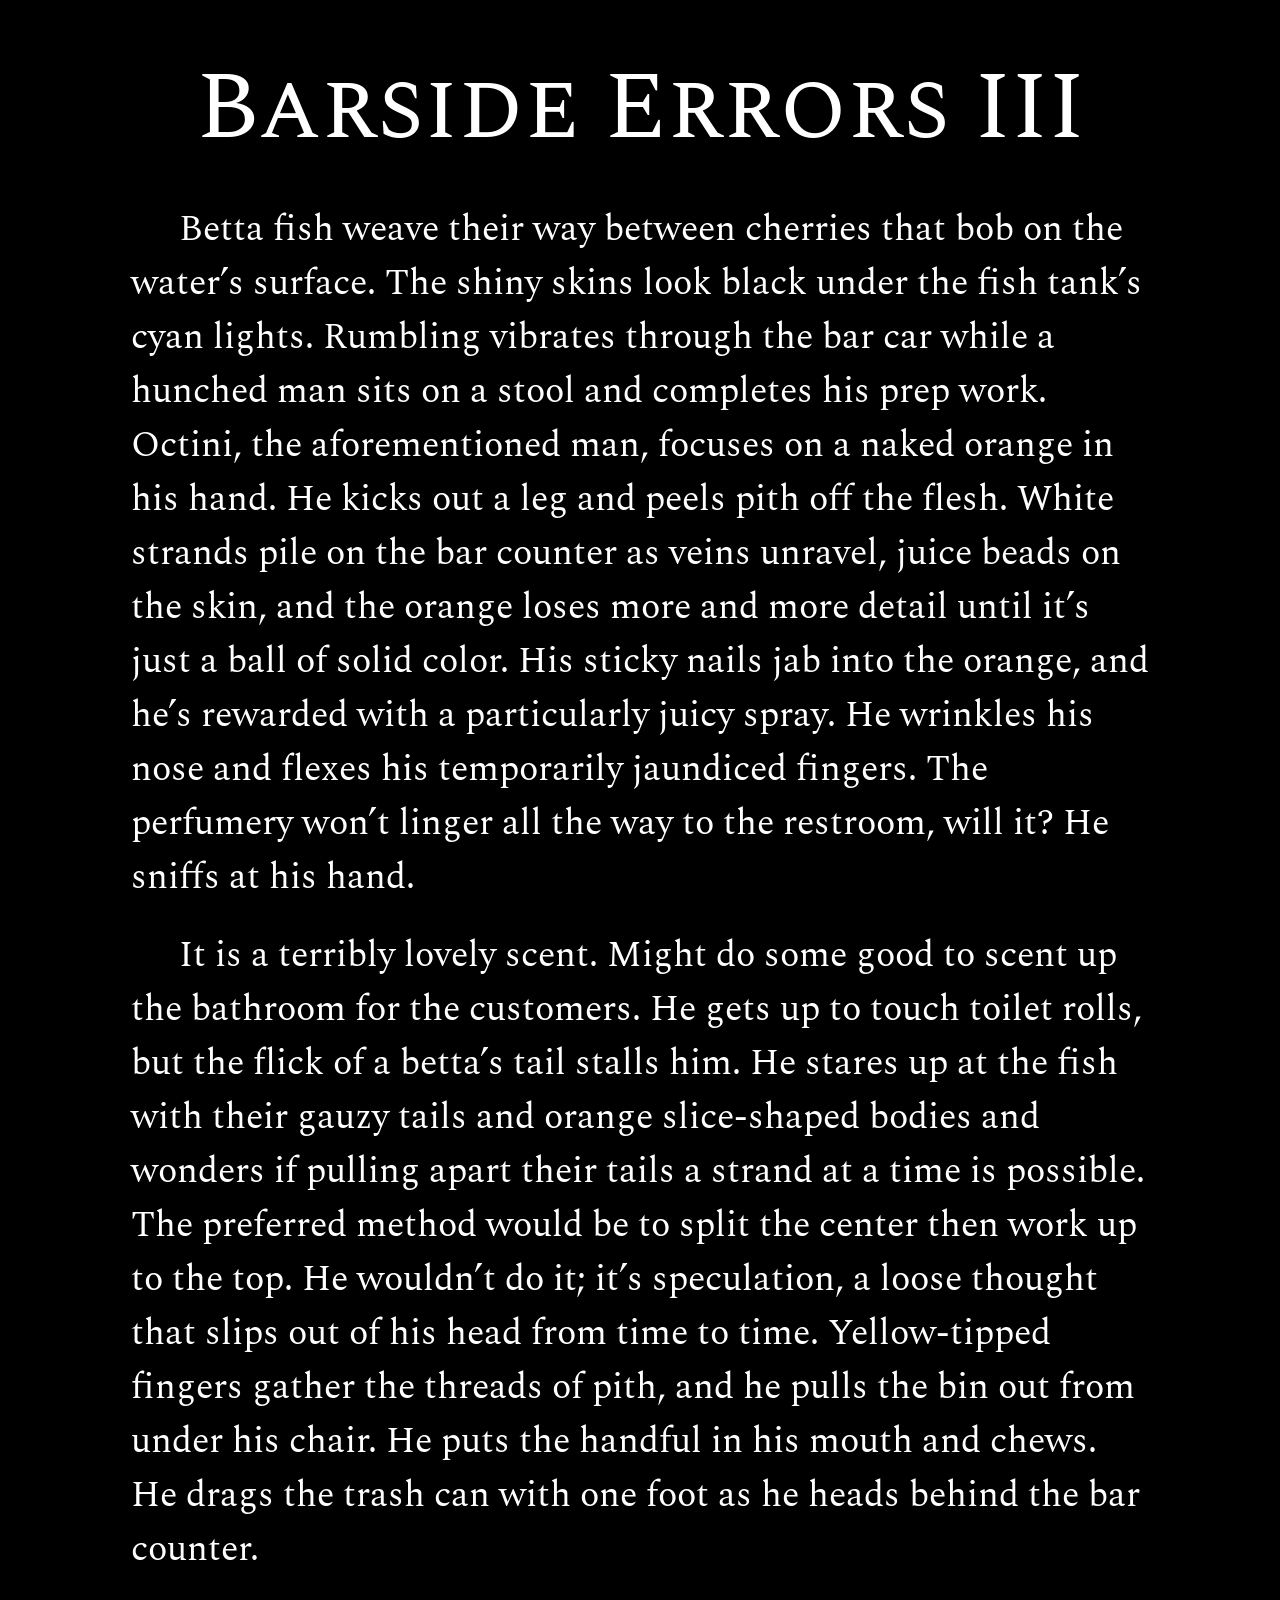
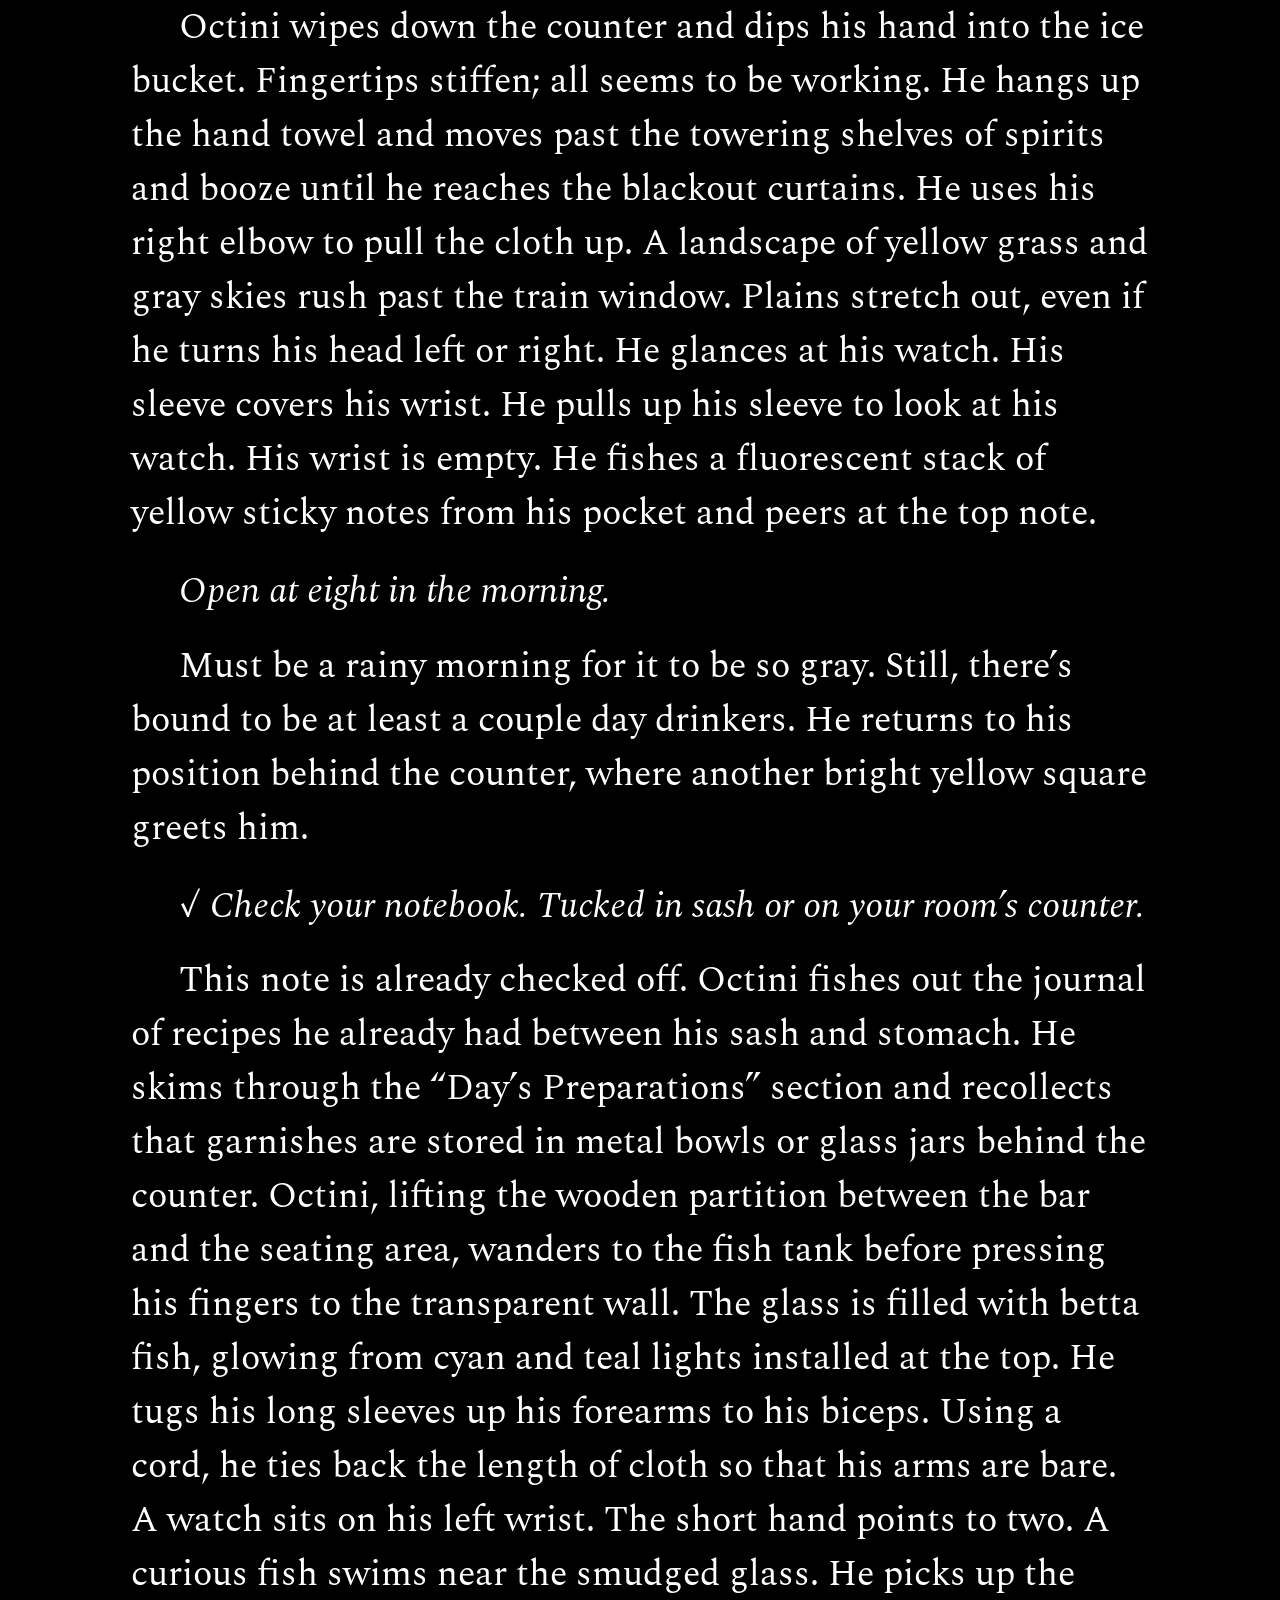
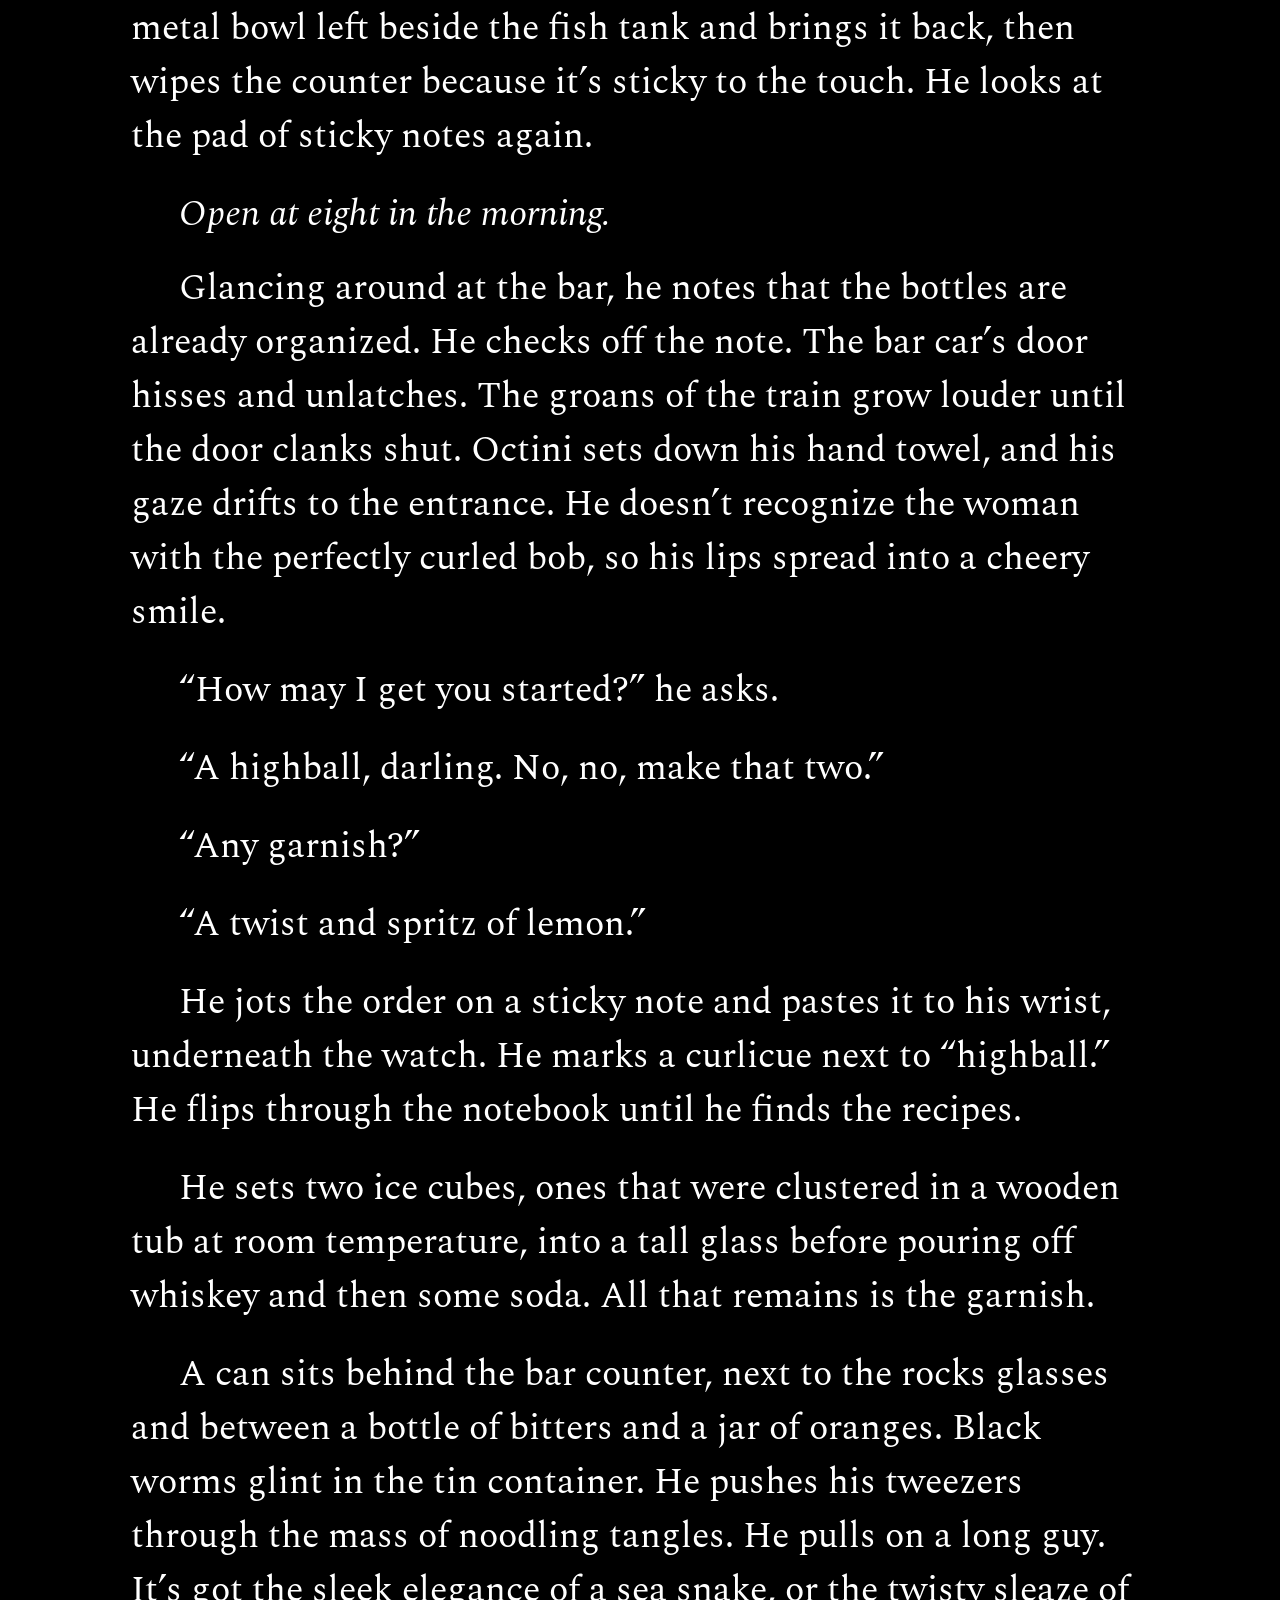
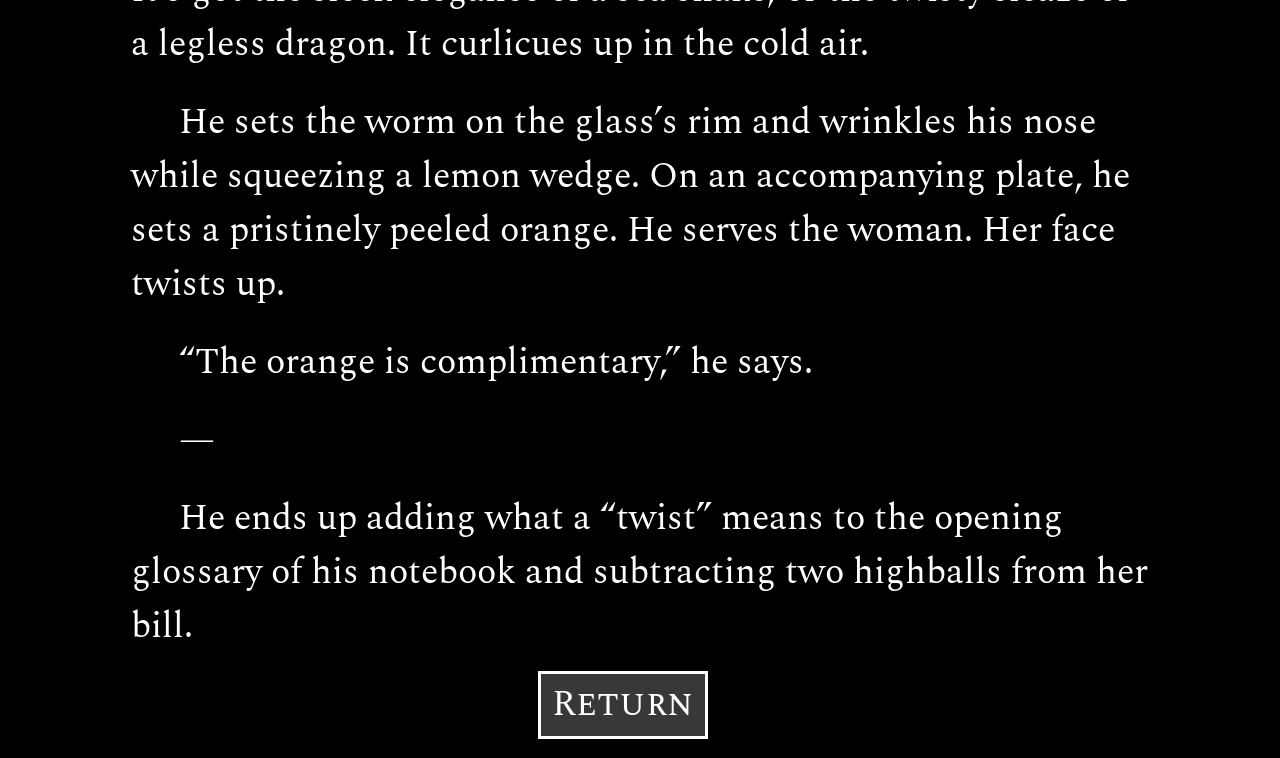
<file: barsideerror3.html>
<!DOCTYPE html>
<html lang="en">

<head>
	<title>Barside Errors III</title>
	<meta charset="UTF-8">
	<meta name="viewport" content="width=device-width, initial-scale=1.0">
	<meta name="description" content="The Letaine Train Website">
	<meta name="keywords" content="HTML,CSS,JS,Bootstrap">
	<meta name="author" content="Ann Chong">
	<!-- Fonts -->
	<link rel="preconnect" href="https://fonts.googleapis.com">
	<link rel="preconnect" href="https://fonts.gstatic.com" crossorigin>
		<!--spectral-->
		<link 
			href="https://fonts.googleapis.com/css2?family=Spectral:ital,wght@0,200;0,300;0,400;0,500;0,600;0,700;0,800;1,200;1,300;1,400;1,500;1,600;1,700;1,800&display=swap" rel="stylesheet">
		<!--spectral SC-->
		<link 
			href="https://fonts.googleapis.com/css2?family=Spectral+SC:ital,wght@0,200;0,300;0,400;0,500;0,600;0,700;0,800;1,200;1,300;1,400;1,500;1,600;1,700;1,800&family=Spectral:ital,wght@0,200;0,300;0,400;0,500;0,600;0,700;0,800;1,200;1,300;1,400;1,500;1,600;1,700;1,800&display=swap" rel="stylesheet">	<!-- Bootstrap -->
	<link href="https://cdn.jsdelivr.net/npm/bootstrap@5.3.8/dist/css/bootstrap.min.css" rel="stylesheet" integrity="sha384-sRIl4kxILFvY47J16cr9ZwB07vP4J8+LH7qKQnuqkuIAvNWLzeN8tE5YBujZqJLB" crossorigin="anonymous">
	<!-- Icon Library -->
	<link rel="stylesheet" href="https://cdnjs.cloudflare.com/ajax/libs/font-awesome/4.7.0/css/font-awesome.min.css">
	<link rel="stylesheet" type="text/css" href="css/style.css" />
</head>

<body>
    <div class="row" id="barsideerror3">
        <h1 class="text-center">Barside Errors III</h1>
        <div class="col-1"></div>
        <div class="col-10 story">
                    <p>Betta fish weave their way between cherries that bob on the water’s surface. The shiny skins look black under the fish tank’s cyan lights. Rumbling vibrates through the bar car while a hunched man sits on a stool and completes his prep work. Octini, the aforementioned man, focuses on a naked orange in his hand. He kicks out a leg and peels pith off the flesh. White strands pile on the bar counter as veins unravel, juice beads on the skin, and the orange loses more and more detail until it’s just a ball of solid color. His sticky nails jab into the orange, and he’s rewarded with a particularly juicy spray. He wrinkles his nose and flexes his temporarily jaundiced fingers. The perfumery won’t linger all the way to the restroom, will it? He sniffs at his hand. </p>
                    <p>It is a terribly lovely scent. Might do some good to scent up the bathroom for the customers. He gets up to touch toilet rolls, but the flick of a betta’s tail stalls him. He stares up at the fish with their gauzy tails and orange slice-shaped bodies and wonders if pulling apart their tails a strand at a time is possible. The preferred method would be to split the center then work up to the top. He wouldn’t do it; it’s speculation, a loose thought that slips out of his head from time to time. Yellow-tipped fingers gather the threads of pith, and he pulls the bin out from under his chair. He puts the handful in his mouth and chews. He drags the trash can with one foot as he heads behind the bar counter.</p>
                    <p>Octini wipes down the counter and dips his hand into the ice bucket. Fingertips stiffen; all seems to be working. He hangs up the hand towel and moves past the towering shelves of spirits and booze until he reaches the blackout curtains. He uses his right elbow to pull the cloth up. A landscape of yellow grass and gray skies rush past the train window. Plains stretch out, even if he turns his head left or right. He glances at his watch. His sleeve covers his wrist. He pulls up his sleeve to look at his watch. His wrist is empty. He fishes a fluorescent stack of yellow sticky notes from his pocket and peers at the top note. </p>
                    <p class="italics">Open at eight in the morning.</p>
                    <p>Must be a rainy morning for it to be so gray. Still, there’s bound to be at least a couple day drinkers. He returns to his position behind the counter, where another bright yellow square greets him.</p>
                    <p class="italics">✓ Check your notebook. Tucked in sash or on your room’s counter.</p>
                    <p>This note is already checked off. Octini fishes out the journal of recipes he already had between his sash and stomach. He skims through the “Day’s Preparations” section and recollects that garnishes are stored in metal bowls or glass jars behind the counter. Octini, lifting the wooden partition between the bar and the seating area, wanders to the fish tank before pressing his fingers to the transparent wall. The glass is filled with betta fish, glowing from cyan and teal lights installed at the top. He tugs his long sleeves up his forearms to his biceps. Using a cord, he ties back the length of cloth so that his arms are bare. A watch sits on his left wrist. The short hand points to two. A curious fish swims near the smudged glass. He picks up the metal bowl left beside the fish tank and brings it back, then wipes the counter because it’s sticky to the touch. He looks at the pad of sticky notes again.</p>
                    <p class="italics">Open at eight in the morning.</p>
                    <p>Glancing around at the bar, he notes that the bottles are already organized. He checks off the note. The bar car’s door hisses and unlatches. The groans of the train grow louder until the door clanks shut. Octini sets down his hand towel, and his gaze drifts to the entrance. He doesn’t recognize the woman with the perfectly curled bob, so his lips spread into a cheery smile.</p>
                    <p>“How may I get you started?” he asks.</p>
                    <p>“A highball, darling. No, no, make that two.”</p>
                    <p>“Any garnish?”</p>
                    <p>“A twist and spritz of lemon.”</p>
                    <p>He jots the order on a sticky note and pastes it to his wrist, underneath the watch. He marks a curlicue next to “highball.” He flips through the notebook until he finds the recipes.</p>
                    <p>He sets two ice cubes, ones that were clustered in a wooden tub at room temperature, into a tall glass before pouring off whiskey and then some soda. All that remains is the garnish.</p>
                    <p>A can sits behind the bar counter, next to the rocks glasses and between a bottle of bitters and a jar of oranges. Black worms glint in the tin container. He pushes his tweezers through the mass of noodling tangles. He pulls on a long guy. It’s got the sleek elegance of a sea snake, or the twisty sleaze of a legless dragon. It curlicues up in the cold air.</p>
                    <p>He sets the worm on the glass’s rim and wrinkles his nose while squeezing a lemon wedge. On an accompanying plate, he sets a pristinely peeled orange. He serves the woman. Her face twists up.</p>
                    <p>“The orange is complimentary,” he says.</p>
                    <p>—</p>
                    <p>He ends up adding what a “twist” means to the opening glossary of his notebook and subtracting two highballs from her bill.</p>
        </div>
        <div class="col-1"></div>
        <!-- <div class="row">
                <div class="col-4"></div>
                <div class="col-4">
                    <img src="https://f2.toyhou.se/file/f2-toyhou-se/images/79923974_rLiZ461AXQDwZDw.png?1713727269" alt="drinkcollect3" style="object-fit: contain; width: 90%;">
                </div>
                <div class="col-4"></div>
        </div> -->
    <div class="row">
        <div class="col-lg-5 col-md-4 col-4"></div>
        <div class="col-lg-2 col-md-4 col-4">
            <a class="buttonlight" href="index.html">Return</a>
        </div>
        <div class="col-lg-5 col-md-4 col-4"></div>
        
    </div>
    </div>
</body>
</html>
</file>
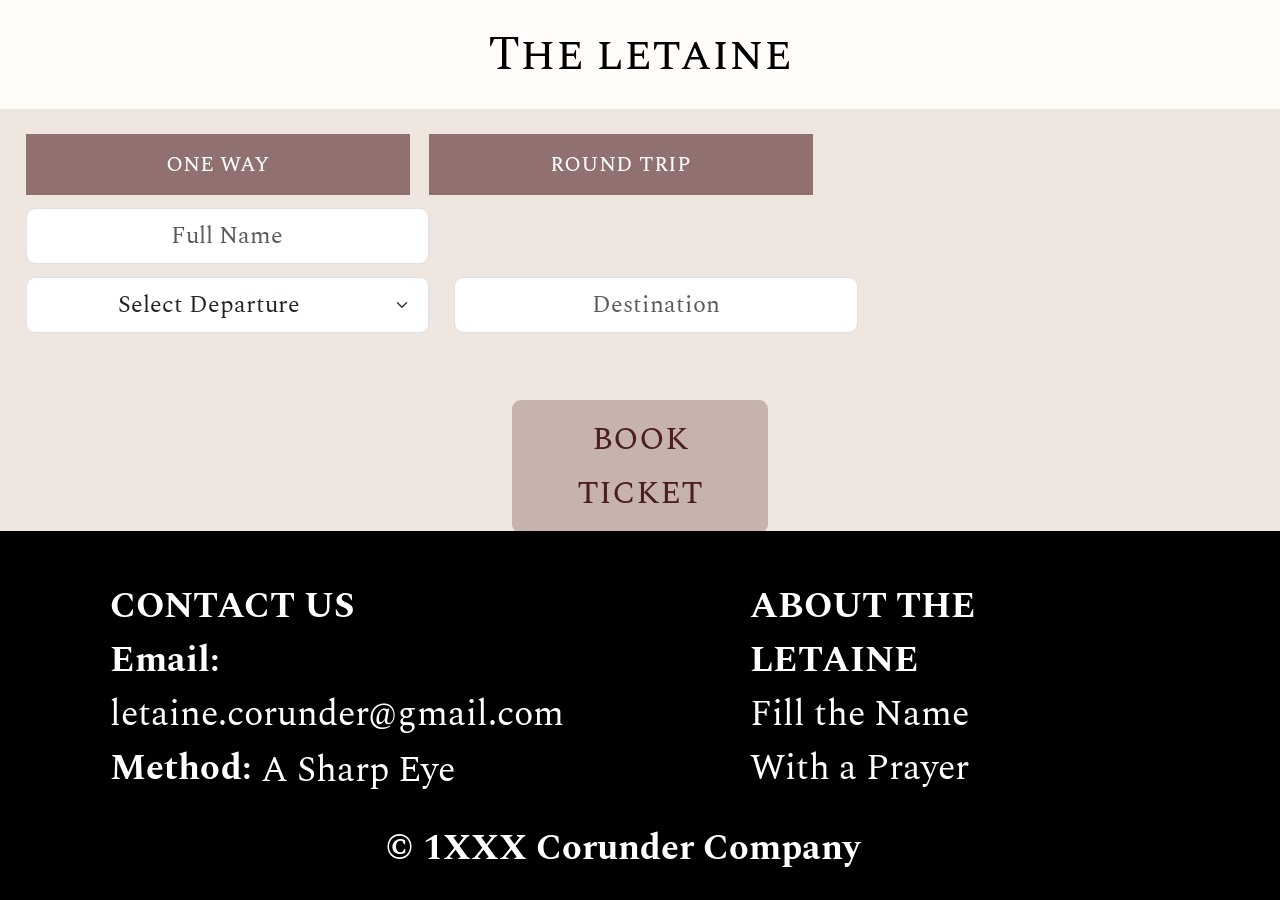
<file: bookings.html>
<!DOCTYPE html>
<html>
<!-- TO DO:
	style modal
-->
<head>
	<title>Booking a Ticket?</title>
	<meta charset="UTF-8">
	<meta name="viewport" content="width=device-width, initial-scale=1.0">
	<meta name="description" content="The Letaine Train Website">
	<meta name="keywords" content="HTML,CSS,JS,Bootstrap">
	<meta name="author" content="Ann Chong">
	<!-- Fonts -->
	<link rel="preconnect" href="https://fonts.googleapis.com">
	<link rel="preconnect" href="https://fonts.gstatic.com" crossorigin>
		<!--spectral-->
		<link 
			href="https://fonts.googleapis.com/css2?family=Spectral:ital,wght@0,200;0,300;0,400;0,500;0,600;0,700;0,800;1,200;1,300;1,400;1,500;1,600;1,700;1,800&display=swap" rel="stylesheet">
		<!--spectral SC-->
		<link 
			href="https://fonts.googleapis.com/css2?family=Spectral+SC:ital,wght@0,200;0,300;0,400;0,500;0,600;0,700;0,800;1,200;1,300;1,400;1,500;1,600;1,700;1,800&family=Spectral:ital,wght@0,200;0,300;0,400;0,500;0,600;0,700;0,800;1,200;1,300;1,400;1,500;1,600;1,700;1,800&display=swap" rel="stylesheet">	<!-- Bootstrap -->
	<link href="https://cdn.jsdelivr.net/npm/bootstrap@5.3.8/dist/css/bootstrap.min.css" rel="stylesheet" integrity="sha384-sRIl4kxILFvY47J16cr9ZwB07vP4J8+LH7qKQnuqkuIAvNWLzeN8tE5YBujZqJLB" crossorigin="anonymous">
	<!-- Icon Library -->
	<link rel="stylesheet" href="https://cdnjs.cloudflare.com/ajax/libs/font-awesome/4.7.0/css/font-awesome.min.css">
	<link rel="stylesheet" type="text/css" href="css/style.css" />
</head>

<body>
	<header>
			<div class="w-100 textdark" id="bookingsheader">
						<h3>The letaine</h3>
			</div>
			<div id="bookingticket">
				<div id="bookingselect">
					<div id="onewaybutton" class="buttondarkselect">one way</div>
					<div id="roundtripbutton" class="buttondarkselect">round trip</div>
				</div>
				<form>
				<fieldset>
				<div class="form-row w-100">
					<input type="text" id="nameTextInput" class="form-control" placeholder="Full Name">
				  </div>
				  <div class="form-row w-100">
					<select id="departureSelect" class="form-select">
						<option hidden>Select Departure</option>
						  <option>Shanterill</option>
						  <option>Frasia</option>
						  <option>Gyrun'jir</option>
						  <option>Tiluraen</option>
						  <option>Riesling</option>
						</select>
						<input type="text" id="destinationTextInput" class="form-control" placeholder="Destination">
				  	</div>				  
				</fieldset>
				<!-- Button Trigger Modal -->
				<br>
			  <button type="button" class="btn btn-primary" data-bs-toggle="modal" data-bs-target="#bookingModal">
				book ticket
			  </button>
			  </form>
			  <p style="color: #4D2020;"><br>Can't pay? Consult the steward upon boarding to find alternatives.</p>
			</div>
			<!-- Modal that pops up to confirm booking -->
			<div class="modal fade" id="bookingModal" tabindex="-1" role="dialog" aria-labelledby="bookingTicketModal" aria-hidden="true">
				<div class="modal-dialog modal-dialog-centered" role="document">
				  <div class="modal-content">
					<div class="modal-header">
					  <h3 class="modal-title" id="exampleModalLongTitle">Thank you for booking!</h3>
					  <button type="button" class="close" data-bs-dismiss="modal" aria-label="Close">
						<span aria-hidden="true">&times;</span>
					  </button>
					</div>
					<div class="modal-body">
					  Please feel free to close and refresh the page.
					</div>
					<div class="modal-footer">
					  <button type="button" class="btn btn-secondary" data-bs-dismiss="modal">Close</button>
					</div>
				  </div>
				</div>
			</div>
	</header>
<!-- 
	<section>
		<div id="discoveriesdiv" class="textdark">
			<h3>Discoveries</h3>
			<div class="row w-100">
				<div class="col-lg-5 col-md-4 col-4"></div>
				<div class="col-lg-2 col-md-4 col-4">
					<a class="buttondark" href="index.html">Return</a>
				</div>
		</div>	
	</section> -->

	<!-- Bootstrap's Javascript Bundle -->
	<script src="https://cdn.jsdelivr.net/npm/bootstrap@5.3.8/dist/js/bootstrap.bundle.min.js" integrity="sha384-FKyoEForCGlyvwx9Hj09JcYn3nv7wiPVlz7YYwJrWVcXK/BmnVDxM+D2scQbITxI" crossorigin="anonymous"></script>
</body>

<footer>
	<div id="footerbook" class="text-center">
	<div id="footertop" class="row w-100">
		<div id="footerleft" class="col-md-6">
			<p class="w-100 mt-3">
				<strong>CONTACT US</strong><br>
						<strong>Email:</strong> <a href="mailto:letaine.corunder@gmail.com" class="stealth">letaine.corunder@gmail.com</a><br>
						<strong>Method:</strong> <button type="button" class="btn btn-secondary" data-bs-toggle="tooltip" data-bs-placement="right" data-bs-title="An Inspector Isidore went missing aboard the Letaine.">
							A Sharp Eye
						  </button>
			</p>
		</div>
		<div id="footerright" class="col-md-6">
			<p class="w-100 mt-3">
				<strong>ABOUT THE LETAINE</strong><br>
				Fill the Name<br>
				With a Prayer
			</p>
		</div>
	</div>
	<div id="footerbottom" class="row w-100">
		<div class="col-12 mt-3 mb-3">
			<strong>© 1XXX Corunder Company</strong>
		</div>
	</div>
</div>
	
</footer>

</html>
</file>
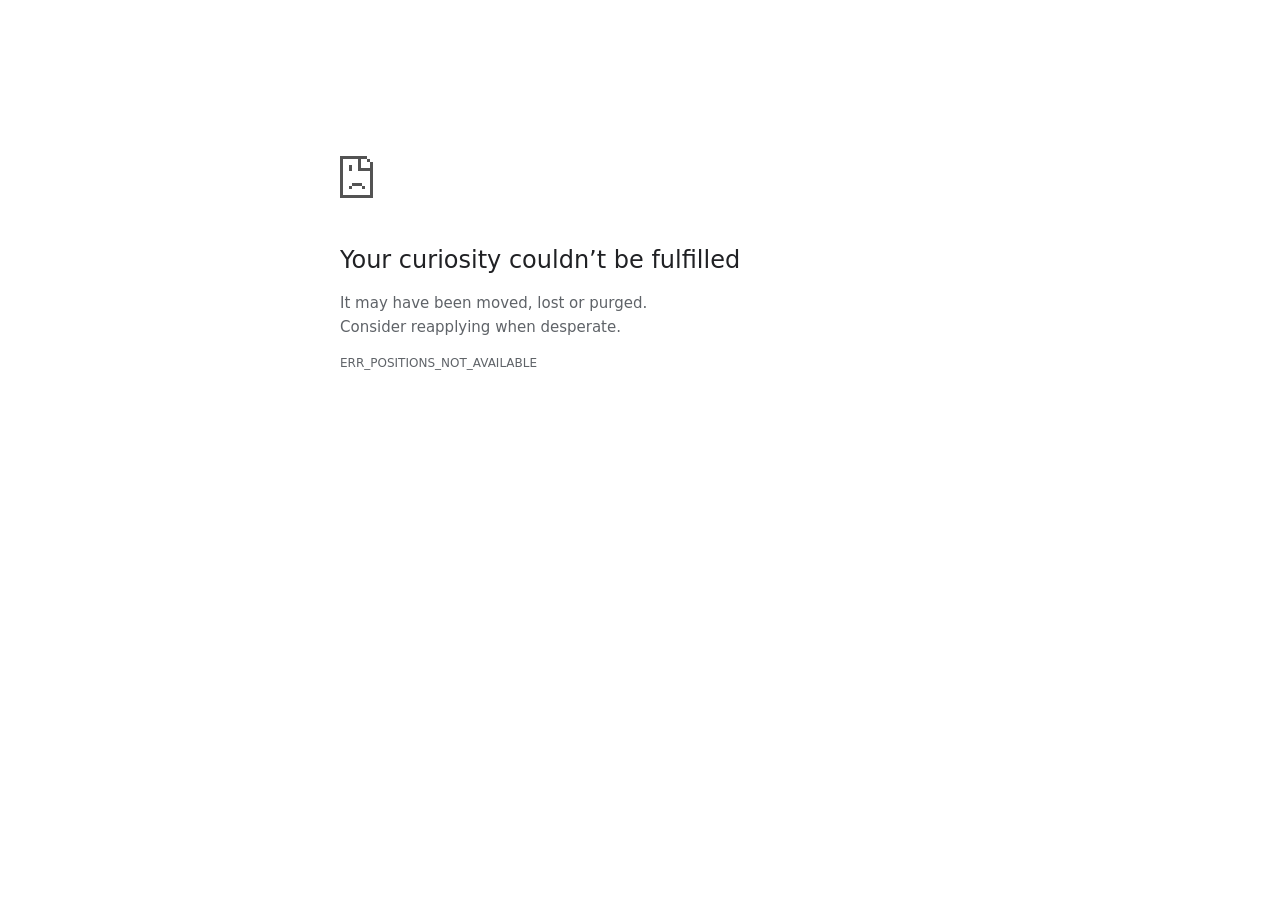
<file: hiring.html>
<!DOCTYPE html>
<html dir="ltr" lang="en"><head>
    <meta charset="utf-8">
    <meta name="color-scheme" content="light dark">
    <meta name="theme-color" content="#fff">
    <meta name="viewport" content="width=device-width, initial-scale=1.0,
                                   maximum-scale=1.0, user-scalable=no">
    <title>file:///Users/banannie/Desktop/letaine/hiring.html</title>
    <style>/* Copyright 2017 The Chromium Authors
   * Use of this source code is governed by a BSD-style license that can be
   * found in the LICENSE file. */
  
  a {
    color: var(--link-color);
  }
  
  body {
    --background-color: #fff;
    --error-code-color: var(--google-gray-700);
    --google-blue-50: rgb(232, 240, 254);
    --google-blue-100: rgb(210, 227, 252);
    --google-blue-300: rgb(138, 180, 248);
    --google-blue-600: rgb(26, 115, 232);
    --google-blue-700: rgb(25, 103, 210);
    --google-gray-100: rgb(241, 243, 244);
    --google-gray-300: rgb(218, 220, 224);
    --google-gray-500: rgb(154, 160, 166);
    --google-gray-50: rgb(248, 249, 250);
    --google-gray-600: rgb(128, 134, 139);
    --google-gray-700: rgb(95, 99, 104);
    --google-gray-800: rgb(60, 64, 67);
    --google-gray-900: rgb(32, 33, 36);
    --heading-color: var(--google-gray-900);
    --link-color: rgb(88, 88, 88);
    --primary-button-fill-color-active: var(--google-blue-700);
    --primary-button-fill-color: var(--google-blue-600);
    --primary-button-text-color: #fff;
    --quiet-background-color: rgb(247, 247, 247);
    --secondary-button-border-color: var(--google-gray-500);
    --secondary-button-fill-color: #fff;
    --secondary-button-hover-border-color: var(--google-gray-600);
    --secondary-button-hover-fill-color: var(--google-gray-50);
    --secondary-button-text-color: var(--google-gray-700);
    --small-link-color: var(--google-gray-700);
    --text-color: var(--google-gray-700);
    background: var(--background-color);
    color: var(--text-color);
    word-wrap: break-word;
  }
  
  .nav-wrapper .secondary-button {
    background: var(--secondary-button-fill-color);
    border: 1px solid var(--secondary-button-border-color);
    color: var(--secondary-button-text-color);
    float: none;
    margin: 0;
    padding: 8px 16px;
  }
  
  .hidden {
    display: none;
  }
  
  html {
    -webkit-text-size-adjust: 100%;
    font-size: 125%;
  }
  
  .icon {
    background-repeat: no-repeat;
    background-size: 100%;
  }
  
  @media (prefers-color-scheme: dark) {
    body {
      --background-color: var(--google-gray-900);
      --error-code-color: var(--google-gray-500);
      --heading-color: var(--google-gray-500);
      --link-color: var(--google-blue-300);
      --primary-button-fill-color-active: rgb(129, 162, 208);
      --primary-button-fill-color: var(--google-blue-300);
      --primary-button-text-color: var(--google-gray-900);
      --quiet-background-color: var(--background-color);
      --secondary-button-border-color: var(--google-gray-700);
      --secondary-button-fill-color: var(--google-gray-900);
      --secondary-button-hover-fill-color: rgb(48, 51, 57);
      --secondary-button-text-color: var(--google-blue-300);
      --small-link-color: var(--google-blue-300);
      --text-color: var(--google-gray-500);
    }
  }
  </style>
    <style>/* Copyright 2014 The Chromium Authors
     Use of this source code is governed by a BSD-style license that can be
     found in the LICENSE file. */
  
  button {
    border: 0;
    border-radius: 20px;
    box-sizing: border-box;
    color: var(--primary-button-text-color);
    cursor: pointer;
    float: right;
    font-size: .875em;
    margin: 0;
    padding: 8px 16px;
    transition: box-shadow 150ms cubic-bezier(0.4, 0, 0.2, 1);
    user-select: none;
  }
  
  [dir='rtl'] button {
    float: left;
  }
  
  .bad-clock button,
  .captive-portal button,
  .https-only button,
  .insecure-form button,
  .lookalike-url button,
  .main-frame-blocked button,
  .neterror button,
  .pdf button,
  .ssl button,
  .enterprise-block button,
  .enterprise-warn button,
  .managed-profile-required button,
  .safe-browsing-billing button,
  .supervised-user-verify button,
  .supervised-user-verify-subframe button {
    background: var(--primary-button-fill-color);
  }
  
  button:active {
    background: var(--primary-button-fill-color-active);
    outline: 0;
  }
  
  #debugging {
    display: inline;
    overflow: auto;
  }
  
  .debugging-content {
    line-height: 1em;
    margin-bottom: 0;
    margin-top: 1em;
  }
  
  .debugging-content-fixed-width {
    display: block;
    font-family: monospace;
    font-size: 1.2em;
    margin-top: 0.5em;
  }
  
  .debugging-title {
    font-weight: bold;
  }
  
  #details {
    margin: 0 0 50px;
  }
  
  #details p:not(:first-of-type) {
    margin-top: 20px;
  }
  
  .secondary-button:active {
    border-color: white;
    box-shadow: 0 1px 2px 0 rgba(60, 64, 67, .3),
        0 2px 6px 2px rgba(60, 64, 67, .15);
  }
  
  .secondary-button:hover {
    background: var(--secondary-button-hover-fill-color);
    border-color: var(--secondary-button-hover-border-color);
    text-decoration: none;
  }
  
  .error-code {
    color: var(--error-code-color);
    font-size: .8em;
    margin-top: 12px;
    text-transform: uppercase;
  }
  
  #error-debugging-info {
    font-size: 0.8em;
  }
  
  h1 {
    color: var(--heading-color);
    font-size: 1.6em;
    font-weight: normal;
    line-height: 1.25em;
    margin-bottom: 16px;
  }
  
  h2 {
    font-size: 1.2em;
    font-weight: normal;
  }
  
  .icon {
    height: 72px;
    margin: 0 0 40px;
    width: 72px;
  }
  
  input[type=checkbox] {
    opacity: 0;
  }
  
  input[type=checkbox]:focus ~ .checkbox::after {
    outline: -webkit-focus-ring-color auto 5px;
  }
  
  .interstitial-wrapper {
    box-sizing: border-box;
    font-size: 1em;
    line-height: 1.6em;
    margin: 14vh auto 0;
    max-width: 600px;
    width: 100%;
  }
  
  #main-message > p {
    display: inline;
  }
  
  #extended-reporting-opt-in {
    font-size: .875em;
    margin-top: 32px;
  }
  
  #extended-reporting-opt-in label {
    display: grid;
    grid-template-columns: 1.8em 1fr;
    position: relative;
  }
  
  #enhanced-protection-message {
    border-radius: 20px;
    font-size: 1em;
    margin-top: 32px;
    padding: 10px 5px;
  }
  
  #enhanced-protection-message a {
    color: var(--google-red-10);
  }
  
  #enhanced-protection-message label {
    display: grid;
    grid-template-columns: 2.5em 1fr;
    position: relative;
  }
  
  #enhanced-protection-message div {
    margin: 0.5em;
  }
  
  #enhanced-protection-message .icon {
    height: 1.5em;
    vertical-align: middle;
    width: 1.5em;
  }
  
  .nav-wrapper {
    margin-top: 51px;
  }
  
  .nav-wrapper::after {
    clear: both;
    content: '';
    display: table;
    width: 100%;
  }
  
  .small-link {
    color: var(--small-link-color);
    font-size: .875em;
  }
  
  .checkboxes {
    flex: 0 0 24px;
  }
  
  .checkbox {
    --padding: .9em;
    background: transparent;
    display: block;
    height: 1em;
    left: -1em;
    padding-inline-start: var(--padding);
    position: absolute;
    right: 0;
    top: -.5em;
    width: 1em;
  }
  
  .checkbox::after {
    border: 1px solid white;
    border-radius: 2px;
    content: '';
    height: 1em;
    left: var(--padding);
    position: absolute;
    top: var(--padding);
    width: 1em;
  }
  
  .checkbox::before {
    background: transparent;
    border: 2px solid white;
    border-inline-end-width: 0;
    border-top-width: 0;
    content: '';
    height: .2em;
    left: calc(.3em + var(--padding));
    opacity: 0;
    position: absolute;
    top: calc(.3em + var(--padding));
    transform: rotate(-45deg);
    width: .5em;
  }
  
  input[type=checkbox]:checked ~ .checkbox::before {
    opacity: 1;
  }
  
  @media (max-width: 700px) {
    .interstitial-wrapper {
      padding: 0 10%;
    }
  
    #error-debugging-info {
      overflow: auto;
    }
  }
  
  @media (max-width: 420px) {
    button,
    [dir='rtl'] button,
    .small-link {
      float: none;
      font-size: .825em;
      font-weight: 500;
      margin: 0;
      width: 100%;
    }
  
    button {
      padding: 16px 24px;
    }
  
    #details {
      margin: 20px 0 20px 0;
    }
  
    #details p:not(:first-of-type) {
      margin-top: 10px;
    }
  
    .secondary-button:not(.hidden) {
      display: block;
      margin-top: 20px;
      text-align: center;
      width: 100%;
    }
  
    .interstitial-wrapper {
      padding: 0 5%;
    }
  
    #extended-reporting-opt-in {
      margin-top: 24px;
    }
  
    #enhanced-protection-message {
      margin-top: 24px;
    }
  
    .nav-wrapper {
      margin-top: 30px;
    }
  }
  
  /**
   * Mobile specific styling.
   * Navigation buttons are anchored to the bottom of the screen.
   * Details message replaces the top content in its own scrollable area.
   */
  
  @media (max-width: 420px) {
    .nav-wrapper .secondary-button {
      border: 0;
      margin: 16px 0 0;
      margin-inline-end: 0;
      padding-bottom: 16px;
      padding-top: 16px;
    }
  }
  
  /* Fixed nav. */
  @media (min-width: 240px) and (max-width: 420px) and
         (min-height: 401px),
         (min-width: 421px) and (min-height: 240px) and
         (max-height: 560px) {
    body .nav-wrapper {
      background: var(--background-color);
      bottom: 0;
      box-shadow: 0 -12px 24px var(--background-color);
      left: 0;
      margin: 0 auto;
      max-width: 736px;
      padding-inline-end: 24px;
      padding-inline-start: 24px;
      position: fixed;
      right: 0;
      width: 100%;
      z-index: 2;
    }
  
    .interstitial-wrapper {
      max-width: 736px;
    }
  
    #details,
    #main-content {
      padding-bottom: 40px;
    }
  
    #details {
      padding-top: 5.5vh;
    }
  
    button.small-link {
      color: var(--google-blue-600);
    }
  }
  
  @media (max-width: 420px) and (orientation: portrait),
         (max-height: 560px) {
    body {
      margin: 0 auto;
    }
  
    button,
    [dir='rtl'] button,
    button.small-link,
    .nav-wrapper .secondary-button {
      font-family: Roboto-Regular,Helvetica;
      font-size: .933em;
      margin: 6px 0;
      transform: translatez(0);
    }
  
    .nav-wrapper {
      box-sizing: border-box;
      padding-bottom: 8px;
      width: 100%;
    }
  
    #details {
      box-sizing: border-box;
      height: auto;
      margin: 0;
      opacity: 1;
      transition: opacity 250ms cubic-bezier(0.4, 0, 0.2, 1);
    }
  
    #details.hidden,
    #main-content.hidden {
      height: 0;
      opacity: 0;
      overflow: hidden;
      padding-bottom: 0;
      transition: none;
    }
  
    h1 {
      font-size: 1.5em;
      margin-bottom: 8px;
    }
  
    .icon {
      margin-bottom: 5.69vh;
    }
  
    .interstitial-wrapper {
      box-sizing: border-box;
      margin: 7vh auto 12px;
      padding: 0 24px;
      position: relative;
    }
  
    .interstitial-wrapper p {
      font-size: .95em;
      line-height: 1.61em;
      margin-top: 8px;
    }
  
    #main-content {
      margin: 0;
      transition: opacity 100ms cubic-bezier(0.4, 0, 0.2, 1);
    }
  
    .small-link {
      border: 0;
    }
  
    .suggested-left > #control-buttons,
    .suggested-right > #control-buttons {
      float: none;
      margin: 0;
    }
  }
  
  @media (min-width: 421px) and (min-height: 500px) and (max-height: 560px) {
    .interstitial-wrapper {
      margin-top: 10vh;
    }
  }
  
  @media (min-height: 400px) and (orientation: portrait) {
    .interstitial-wrapper {
      margin-bottom: 145px;
    }
  }
  
  @media (min-height: 299px) {
    .nav-wrapper {
      padding-bottom: 16px;
    }
  }
  
  @media (max-height: 560px) and (min-height: 240px) and (orientation: landscape) {
    .extended-reporting-has-checkbox #details {
      padding-bottom: 80px;
    }
  }
  
  @media (min-height: 500px) and (max-height: 650px) and (max-width: 414px) and
         (orientation: portrait) {
    .interstitial-wrapper {
      margin-top: 7vh;
    }
  }
  
  @media (min-height: 650px) and (max-width: 414px) and (orientation: portrait) {
    .interstitial-wrapper {
      margin-top: 10vh;
    }
  }
  
  /* Small mobile screens. No fixed nav. */
  @media (max-height: 400px) and (orientation: portrait),
         (max-height: 239px) and (orientation: landscape),
         (max-width: 419px) and (max-height: 399px) {
    .interstitial-wrapper {
      display: flex;
      flex-direction: column;
      margin-bottom: 0;
    }
  
    #details {
      flex: 1 1 auto;
      order: 0;
    }
  
    #main-content {
      flex: 1 1 auto;
      order: 0;
    }
  
    .nav-wrapper {
      flex: 0 1 auto;
      margin-top: 8px;
      order: 1;
      padding-inline-end: 0;
      padding-inline-start: 0;
      position: relative;
      width: 100%;
    }
  
    button,
    .nav-wrapper .secondary-button {
      padding: 16px 24px;
    }
  
    button.small-link {
      color: var(--google-blue-600);
    }
  }
  
  @media (max-width: 239px) and (orientation: portrait) {
    .nav-wrapper {
      padding-inline-end: 0;
      padding-inline-start: 0;
    }
  }
  </style>
    <style>/* Copyright 2013 The Chromium Authors
   * Use of this source code is governed by a BSD-style license that can be
   * found in the LICENSE file. */
  
  /* Don't use the main frame div when the error is in a subframe. */
  html[subframe] #main-frame-error {
    display: none;
  }
  
  /* Don't use the subframe error div when the error is in a main frame. */
  html:not([subframe]) #sub-frame-error {
    display: none;
  }
  
  h1 {
    margin-top: 0;
    word-wrap: break-word;
  }
  
  h1 span {
    font-weight: 500;
  }
  
  a {
    text-decoration: none;
  }
  
  .icon {
    -webkit-user-select: none;
    display: inline-block;
  }
  
  .icon-generic {
    /* Can't access chrome://theme/IDR_ERROR_NETWORK_GENERIC from an untrusted
     * renderer process, so embed the resource manually. */
    content: image-set(
        url([data-uri]) 1x,
        url([data-uri]) 2x);
  }
  
  .icon-info {
    content: image-set(
        url([data-uri]) 1x,
        url([data-uri]) 2x);
  }
  
  .icon-offline {
    content: image-set(
        url([data-uri]) 1x,
        url([data-uri]) 2x);
    position: relative;
  }
  
  .icon-disabled {
    content: image-set(
        url([data-uri]) 1x,
        url([data-uri]) 2x);
    width: 112px;
  }
  
  .hidden {
    display: none;
  }
  
  #suggestions-list a {
    color: var(--google-blue-600);
  }
  
  #suggestions-list p {
    margin-block-end: 0;
  }
  
  #suggestions-list ul {
    margin-top: 0;
  }
  
  .single-suggestion {
    list-style-type: none;
    padding-inline-start: 0;
  }
  
  .link-button {
    color: rgb(66, 133, 244);
    display: inline-block;
    font-weight: bold;
    text-transform: uppercase;
  }
  
  #sub-frame-error-details {
  
    color: #8F8F8F;
  
    /* Not done on mobile for performance reasons. */
    text-shadow: 0 1px 0 rgba(255,255,255,0.3);
  
  }
  
  .secondary-button {
    background: #d9d9d9;
    color: #696969;
    margin-inline-end: 16px;
  }
  
  .snackbar {
    background: #323232;
    border-radius: 2px;
    bottom: 24px;
    box-sizing: border-box;
    color: #fff;
    font-size: .87em;
    left: 24px;
    max-width: 568px;
    min-width: 288px;
    opacity: 0;
    padding: 16px 24px 12px;
    position: fixed;
    transform: translateY(90px);
    will-change: opacity, transform;
    z-index: 999;
  }
  
  .snackbar-show {
    -webkit-animation:
      show-snackbar 250ms cubic-bezier(0, 0, 0.2, 1) forwards,
      hide-snackbar 250ms cubic-bezier(0.4, 0, 1, 1) forwards 5s;
  }
  
  @-webkit-keyframes show-snackbar {
    100% {
      opacity: 1;
      transform: translateY(0);
    }
  }
  
  @-webkit-keyframes hide-snackbar {
    0% {
      opacity: 1;
      transform: translateY(0);
    }
    100% {
      opacity: 0;
      transform: translateY(90px);
    }
  }
  
  .suggestions {
    margin-top: 18px;
  }
  
  .suggestion-header {
    font-weight: bold;
    margin-bottom: 4px;
  }
  
  .suggestion-body {
    color: #777;
  }
  
  /* Decrease padding at low sizes. */
  @media (max-width: 640px), (max-height: 640px) {
    h1 {
      margin: 0 0 15px;
    }
    .suggestions {
      margin-top: 10px;
    }
    .suggestion-header {
      margin-bottom: 0;
    }
  }
  
  #cancel-save-page-button {
    background-image: url([data-uri]);
    background-position: right 27px center;
    background-repeat: no-repeat;
    border: 1px solid var(--google-gray-300);
    border-radius: 5px;
    color: var(--google-gray-700);
    margin-bottom: 26px;
    padding-bottom: 16px;
    padding-inline-end: 88px;
    padding-inline-start: 16px;
    padding-top: 16px;
    text-align: start;
  }
  
  html[dir='rtl'] #cancel-save-page-button {
    background-position: left 27px center;
  }
  
  #save-page-for-later-button {
    display: flex;
    justify-content: start;
  }
  
  #save-page-for-later-button a::before {
    content: url([data-uri]);
    display: inline-block;
    margin-inline-end: 4px;
    vertical-align: -webkit-baseline-middle;
  }
  
  .hidden#save-page-for-later-button {
    display: none;
  }
  
  /* Don't allow overflow when in a subframe. */
  html[subframe] body {
    overflow: hidden;
  }
  
  #sub-frame-error {
    -webkit-align-items: center;
    -webkit-flex-flow: column;
    -webkit-justify-content: center;
    background-color: #DDD;
    display: -webkit-flex;
    height: 100%;
    left: 0;
    position: absolute;
    text-align: center;
    top: 0;
    transition: background-color 200ms ease-in-out;
    width: 100%;
  }
  
  #sub-frame-error:hover {
    background-color: #EEE;
  }
  
  #sub-frame-error .icon-generic {
    margin: 0 0 16px;
  }
  
  #sub-frame-error-details {
    margin: 0 10px;
    text-align: center;
    opacity: 0;
  }
  
  /* Show details only when hovering. */
  #sub-frame-error:hover #sub-frame-error-details {
    opacity: 1;
  }
  
  /* If the iframe is too small, always hide the error code. */
  /* TODO(mmenke): See if overflow: no-display works better, once supported. */
  @media (max-width: 200px), (max-height: 95px) {
    #sub-frame-error-details {
      display: none;
    }
  }
  
  /* Adjust icon for small embedded frames in apps. */
  @media (max-height: 100px) {
    #sub-frame-error .icon-generic {
      height: auto;
      margin: 0;
      padding-top: 0;
      width: 25px;
    }
  }
  
  /* details-button is special; it's a <button> element that looks like a link. */
  #details-button {
    box-shadow: none;
    min-width: 0;
  }
  
  /* Styles for platform dependent separation of controls and details button. */
  .suggested-left > #control-buttons,
  .suggested-right > #details-button {
    float: left;
  }
  
  .suggested-right > #control-buttons,
  .suggested-left > #details-button {
    float: right;
  }
  
  .suggested-left .secondary-button {
    margin-inline-end: 0;
    margin-inline-start: 16px;
  }
  
  #details-button.singular {
    float: none;
  }
  
  /* download-button shows both icon and text. */
  #download-button {
    padding-bottom: 4px;
    padding-top: 4px;
    position: relative;
  }
  
  #download-button::before {
    background: image-set(
        url([data-uri]) 1x,
        url([data-uri]) 2x)
      no-repeat;
    content: '';
    display: inline-block;
    height: 24px;
    margin-inline-end: 4px;
    margin-inline-start: -4px;
    vertical-align: middle;
    width: 24px;
  }
  
  #download-button:disabled {
    background: rgb(180, 206, 249);
    color: rgb(255, 255, 255);
  }
  
  #buttons::after {
    clear: both;
    content: '';
    display: block;
    width: 100%;
  }
  
  /* Offline page */
  html[dir='rtl'] .runner-container,
  html[dir='rtl'].offline .icon-offline {
    transform: scaleX(-1);
  }
  
  .offline {
    transition: filter 1.5s cubic-bezier(0.65, 0.05, 0.36, 1),
                background-color 1.5s cubic-bezier(0.65, 0.05, 0.36, 1);
  
    will-change: filter, background-color;
  
  }
  
  .offline body {
    transition: background-color 1.5s cubic-bezier(0.65, 0.05, 0.36, 1);
  }
  
  .offline #main-message > p {
    display: none;
  }
  
  .offline.inverted {
    background-color: #fff;
    filter: invert(1);
  }
  
  .offline.inverted body {
    background-color: #fff;
  }
  
  .offline .interstitial-wrapper {
    color: var(--text-color);
    font-size: 1em;
    line-height: 1.55;
    margin: 0 auto;
    max-width: 600px;
    padding-top: 100px;
    position: relative;
    width: 100%;
  }
  
  .offline .runner-container {
    direction: ltr;
    height: 150px;
    max-width: 600px;
    overflow: hidden;
    position: absolute;
    top: 35px;
    width: 44px;
  }
  
  .offline .runner-container:focus {
    outline: none;
  }
  
  .offline .runner-container:focus-visible {
    outline: 3px solid var(--google-blue-300);
  }
  
  .offline .runner-canvas {
    height: 150px;
    max-width: 600px;
    opacity: 1;
    overflow: hidden;
    position: absolute;
    top: 0;
    z-index: 10;
  }
  
  .offline .controller {
    height: 100vh;
    left: 0;
    position: absolute;
    top: 0;
    width: 100vw;
    z-index: 9;
  }
  
  #offline-resources {
    display: none;
  }
  
  #offline-instruction {
    image-rendering: pixelated;
    left: 0;
    margin: auto;
    position: absolute;
    right: 0;
    top: 60px;
    width: fit-content;
  }
  
  .offline-runner-live-region {
    bottom: 0;
    clip-path: polygon(0 0, 0 0, 0 0);
    color: var(--background-color);
    display: block;
    font-size: xx-small;
    overflow: hidden;
    position: absolute;
    text-align: center;
    transition: color 1.5s cubic-bezier(0.65, 0.05, 0.36, 1);
    user-select: none;
  }
  
  /* Custom toggle */
  .slow-speed-option {
    align-items: center;
    background: var(--google-gray-50);
    border-radius: 24px/50%;
    bottom: 0;
    color: var(--error-code-color);
    display: inline-flex;
    font-size: 1em;
    left: 0;
    line-height: 1.1em;
    margin: 5px auto;
    padding: 2px 12px 3px 20px;
    position: absolute;
    right: 0;
    width: max-content;
    z-index: 999;
  }
  
  .slow-speed-option.hidden {
    display: none;
  }
  
  .slow-speed-option [type=checkbox] {
    opacity: 0;
    pointer-events: none;
    position: absolute;
  }
  
  .slow-speed-option .slow-speed-toggle {
    cursor: pointer;
    margin-inline-start: 8px;
    padding: 8px 4px;
    position: relative;
  }
  
  .slow-speed-option [type=checkbox]:disabled ~ .slow-speed-toggle {
    cursor: default;
  }
  
  .slow-speed-option-label [type=checkbox] {
    opacity: 0;
    pointer-events: none;
    position: absolute;
  }
  
  .slow-speed-option .slow-speed-toggle::before,
  .slow-speed-option .slow-speed-toggle::after {
    content: '';
    display: block;
    margin: 0 3px;
    transition: all 100ms cubic-bezier(0.4, 0, 1, 1);
  }
  
  .slow-speed-option .slow-speed-toggle::before {
    background: rgb(189,193,198);
    border-radius: 0.65em;
    height: 0.9em;
    width: 2em;
  }
  
  .slow-speed-option .slow-speed-toggle::after {
    background: #fff;
    border-radius: 50%;
    box-shadow: 0 1px 3px 0 rgb(0 0 0 / 40%);
    height: 1.2em;
    position: absolute;
    top: 51%;
    transform: translate(-20%, -50%);
    width: 1.1em;
  }
  
  .slow-speed-option [type=checkbox]:focus + .slow-speed-toggle {
    box-shadow: 0 0 8px rgb(94, 158, 214);
    outline: 1px solid rgb(93, 157, 213);
  }
  
  .slow-speed-option [type=checkbox]:checked + .slow-speed-toggle::before {
    background: var(--google-blue-600);
    opacity: 0.5;
  }
  
  .slow-speed-option [type=checkbox]:checked + .slow-speed-toggle::after {
    background: var(--google-blue-600);
    transform: translate(calc(2em - 90%), -50%);
  }
  
  .slow-speed-option [type=checkbox]:checked:disabled +
    .slow-speed-toggle::before {
    background: rgb(189,193,198);
  }
  
  .slow-speed-option [type=checkbox]:checked:disabled +
    .slow-speed-toggle::after {
    background: var(--google-gray-50);
  }
  
  @media (max-width: 420px) {
    #download-button {
      padding-bottom: 12px;
      padding-top: 12px;
    }
  
    .suggested-left > #control-buttons,
    .suggested-right > #control-buttons {
      float: none;
    }
  
    .snackbar {
      border-radius: 0;
      bottom: 0;
      left: 0;
      width: 100%;
    }
  }
  
  @media (max-height: 350px) {
    h1 {
      margin: 0 0 15px;
    }
  
    .icon-offline {
      margin: 0 0 10px;
    }
  
    .interstitial-wrapper {
      margin-top: 5%;
    }
  
    .nav-wrapper {
      margin-top: 30px;
    }
  }
  
  @media (min-width: 420px) and (max-width: 736px) and
         (min-height: 240px) and (max-height: 420px) and
         (orientation:landscape) {
    .interstitial-wrapper {
      margin-bottom: 100px;
    }
  }
  
  @media (max-width: 360px) and (max-height: 480px) {
    .offline .interstitial-wrapper {
      padding-top: 60px;
    }
  
    .offline .runner-container {
      top: 8px;
    }
  }
  
  @media (min-height: 240px) and (orientation: landscape) {
    .offline .interstitial-wrapper {
      margin-bottom: 90px;
    }
  
    .icon-offline {
      margin-bottom: 20px;
    }
  }
  
  @media (max-height: 320px) and (orientation: landscape) {
    .icon-offline {
      margin-bottom: 0;
    }
  
    .offline .runner-container {
      top: 10px;
    }
  }
  
  @media (max-width: 240px) {
    button {
      padding-inline-end: 12px;
      padding-inline-start: 12px;
    }
  
    .interstitial-wrapper {
      overflow: inherit;
      padding: 0 8px;
    }
  }
  
  @media (max-width: 120px) {
    button {
      width: auto;
    }
  }
  
  .arcade-mode,
  .arcade-mode .runner-container,
  .arcade-mode .runner-canvas {
    image-rendering: pixelated;
    max-width: 100%;
    overflow: hidden;
  }
  
  .arcade-mode #buttons,
  .arcade-mode #main-content {
    opacity: 0;
    overflow: hidden;
  }
  
  .arcade-mode .interstitial-wrapper {
    height: 100vh;
    max-width: 100%;
    overflow: hidden;
  }
  
  .arcade-mode .runner-container {
    left: 0;
    margin: auto;
    right: 0;
    transform-origin: top center;
    transition: transform 250ms cubic-bezier(0.4, 0, 1, 1) 400ms;
    z-index: 2;
  }
  
  @media (prefers-color-scheme: dark) {
    .icon {
      filter: invert(1);
    }
  
    .offline .runner-canvas {
      filter: invert(1);
    }
  
    .offline.inverted {
      background-color: var(--background-color);
      filter: invert(0);
    }
  
    .offline.inverted body {
      background-color: #fff;
    }
  
    .offline.inverted .offline-runner-live-region {
      color: #fff;
    }
  
    #suggestions-list a {
      color: var(--link-color);
    }
  
    .slow-speed-option {
      background: var(--google-gray-800);
      color: var(--google-gray-100);
    }
  
    .slow-speed-option .slow-speed-toggle::before,
    .slow-speed-option [type=checkbox]:checked:disabled +
      .slow-speed-toggle::before {
       background: rgb(189,193,198);
    }
  
    .slow-speed-option [type=checkbox]:checked + .slow-speed-toggle::after,
    .slow-speed-option [type=checkbox]:checked + .slow-speed-toggle::before {
      background: var(--google-blue-300);
    }
  }
  
  #main-frame-error:not(.showing-details) #details {
    display: none;
  }
  
  @media (min-width: 240px) and (max-width: 420px) and (min-height: 401px),
         (min-height: 240px) and (max-height: 560px) and (min-width: 421px) {
    #main-frame-error.showing-details #main-content,
    #main-frame-error.showing-details .runner-container {
      display: none;
    }
  }
  </style>
  
  
    <script>// Copyright 2022 The Chromium Authors
  // Use of this source code is governed by a BSD-style license that can be
  // found in the LICENSE file.
  function assert(value,message){if(value){return}throw new Error("Assertion failed"+(message?`: ${message}`:""))}
  // Copyright 2022 The Chromium Authors
  // Use of this source code is governed by a BSD-style license that can be
  // found in the LICENSE file.
  class LoadTimeData{data_=null;set data(value){assert(!this.data_,"Re-setting data.");this.data_=value}valueExists(id){assert(this.data_,"No data. Did you remember to include strings.js?");return id in this.data_}getValue(id){assert(this.data_,"No data. Did you remember to include strings.js?");const value=this.data_[id];assert(typeof value!=="undefined","Could not find value for "+id);return value}getString(id){const value=this.getValue(id);assert(typeof value==="string",`[${value}] (${id}) is not a string`);return value}getStringF(id,...args){const value=this.getString(id);if(!value){return""}return this.substituteString(value,...args)}substituteString(label,...args){return label.replace(/\$(.|$|\n)/g,(function(m){assert(m.match(/\$[$1-9]/),"Unescaped $ found in localized string.");if(m==="$$"){return"$"}const substitute=args[Number(m[1])-1];if(substitute===undefined||substitute===null){return""}return substitute.toString()}))}getSubstitutedStringPieces(label,...args){const pieces=(label.match(/(\$[1-9])|(([^$]|\$([^1-9]|$))+)/g)||[]).map((function(p){if(!p.match(/^\$[1-9]$/)){assert((p.match(/\$/g)||[]).length%2===0,"Unescaped $ found in localized string.");return{value:p.replace(/\$\$/g,"$"),arg:null}}const substitute=args[Number(p[1])-1];if(substitute===undefined||substitute===null){return{value:"",arg:p}}return{value:substitute.toString(),arg:p}}));return pieces}getBoolean(id){const value=this.getValue(id);assert(typeof value==="boolean",`[${value}] (${id}) is not a boolean`);return value}getInteger(id){const value=this.getValue(id);assert(typeof value==="number",`[${value}] (${id}) is not a number`);assert(value===Math.floor(value),"Number isn't integer: "+value);return value}overrideValues(replacements){assert(typeof replacements==="object","Replacements must be a dictionary object.");assert(this.data_,"Data must exist before being overridden");for(const key in replacements){this.data_[key]=replacements[key]}}resetForTesting(newData=null){this.data_=newData}isInitialized(){return this.data_!==null}}const loadTimeData=new LoadTimeData;
  // Copyright 2022 The Chromium Authors
  // Use of this source code is governed by a BSD-style license that can be
  // found in the LICENSE file.
  function getRequiredElement(id){const el=document.querySelector(`#${id}`);assert(el);assert(el instanceof HTMLElement);return el}
  /**
   * @license
   * Copyright 2019 Google LLC
   * SPDX-License-Identifier: BSD-3-Clause
   */const t$3=globalThis,e$3=t$3.ShadowRoot&&(void 0===t$3.ShadyCSS||t$3.ShadyCSS.nativeShadow)&&"adoptedStyleSheets"in Document.prototype&&"replace"in CSSStyleSheet.prototype,s$3=Symbol(),o$4=new WeakMap;let n$3=class n{constructor(t,e,o){if(this._$cssResult$=!0,o!==s$3)throw Error("CSSResult is not constructable. Use `unsafeCSS` or `css` instead.");this.cssText=t,this.t=e}get styleSheet(){let t=this.o;const s=this.t;if(e$3&&void 0===t){const e=void 0!==s&&1===s.length;e&&(t=o$4.get(s)),void 0===t&&((this.o=t=new CSSStyleSheet).replaceSync(this.cssText),e&&o$4.set(s,t))}return t}toString(){return this.cssText}};const r$3=t=>new n$3("string"==typeof t?t:t+"",void 0,s$3),S$1=(s,o)=>{if(e$3)s.adoptedStyleSheets=o.map((t=>t instanceof CSSStyleSheet?t:t.styleSheet));else for(const e of o){const o=document.createElement("style"),n=t$3.litNonce;void 0!==n&&o.setAttribute("nonce",n),o.textContent=e.cssText,s.appendChild(o)}},c$3=e$3?t=>t:t=>t instanceof CSSStyleSheet?(t=>{let e="";for(const s of t.cssRules)e+=s.cssText;return r$3(e)})(t):t
  /**
   * @license
   * Copyright 2017 Google LLC
   * SPDX-License-Identifier: BSD-3-Clause
   */;const{is:i$3,defineProperty:e$2,getOwnPropertyDescriptor:h$2,getOwnPropertyNames:r$2,getOwnPropertySymbols:o$3,getPrototypeOf:n$2}=Object,a$1=globalThis,c$2=a$1.trustedTypes,l$1=c$2?c$2.emptyScript:"",p$1=a$1.reactiveElementPolyfillSupport,d$1=(t,s)=>t,u$1={toAttribute(t,s){switch(s){case Boolean:t=t?l$1:null;break;case Object:case Array:t=null==t?t:JSON.stringify(t)}return t},fromAttribute(t,s){let i=t;switch(s){case Boolean:i=null!==t;break;case Number:i=null===t?null:Number(t);break;case Object:case Array:try{i=JSON.parse(t)}catch(t){i=null}}return i}},f$3=(t,s)=>!i$3(t,s),b={attribute:!0,type:String,converter:u$1,reflect:!1,useDefault:!1,hasChanged:f$3};Symbol.metadata??=Symbol("metadata"),a$1.litPropertyMetadata??=new WeakMap;let y$1=class y extends HTMLElement{static addInitializer(t){this._$Ei(),(this.l??=[]).push(t)}static get observedAttributes(){return this.finalize(),this._$Eh&&[...this._$Eh.keys()]}static createProperty(t,s=b){if(s.state&&(s.attribute=!1),this._$Ei(),this.prototype.hasOwnProperty(t)&&((s=Object.create(s)).wrapped=!0),this.elementProperties.set(t,s),!s.noAccessor){const i=Symbol(),h=this.getPropertyDescriptor(t,i,s);void 0!==h&&e$2(this.prototype,t,h)}}static getPropertyDescriptor(t,s,i){const{get:e,set:r}=h$2(this.prototype,t)??{get(){return this[s]},set(t){this[s]=t}};return{get:e,set(s){const h=e?.call(this);r?.call(this,s),this.requestUpdate(t,h,i)},configurable:!0,enumerable:!0}}static getPropertyOptions(t){return this.elementProperties.get(t)??b}static _$Ei(){if(this.hasOwnProperty(d$1("elementProperties")))return;const t=n$2(this);t.finalize(),void 0!==t.l&&(this.l=[...t.l]),this.elementProperties=new Map(t.elementProperties)}static finalize(){if(this.hasOwnProperty(d$1("finalized")))return;if(this.finalized=!0,this._$Ei(),this.hasOwnProperty(d$1("properties"))){const t=this.properties,s=[...r$2(t),...o$3(t)];for(const i of s)this.createProperty(i,t[i])}const t=this[Symbol.metadata];if(null!==t){const s=litPropertyMetadata.get(t);if(void 0!==s)for(const[t,i]of s)this.elementProperties.set(t,i)}this._$Eh=new Map;for(const[t,s]of this.elementProperties){const i=this._$Eu(t,s);void 0!==i&&this._$Eh.set(i,t)}this.elementStyles=this.finalizeStyles(this.styles)}static finalizeStyles(s){const i=[];if(Array.isArray(s)){const e=new Set(s.flat(1/0).reverse());for(const s of e)i.unshift(c$3(s))}else void 0!==s&&i.push(c$3(s));return i}static _$Eu(t,s){const i=s.attribute;return!1===i?void 0:"string"==typeof i?i:"string"==typeof t?t.toLowerCase():void 0}constructor(){super(),this._$Ep=void 0,this.isUpdatePending=!1,this.hasUpdated=!1,this._$Em=null,this._$Ev()}_$Ev(){this._$ES=new Promise((t=>this.enableUpdating=t)),this._$AL=new Map,this._$E_(),this.requestUpdate(),this.constructor.l?.forEach((t=>t(this)))}addController(t){(this._$EO??=new Set).add(t),void 0!==this.renderRoot&&this.isConnected&&t.hostConnected?.()}removeController(t){this._$EO?.delete(t)}_$E_(){const t=new Map,s=this.constructor.elementProperties;for(const i of s.keys())this.hasOwnProperty(i)&&(t.set(i,this[i]),delete this[i]);t.size>0&&(this._$Ep=t)}createRenderRoot(){const t=this.shadowRoot??this.attachShadow(this.constructor.shadowRootOptions);return S$1(t,this.constructor.elementStyles),t}connectedCallback(){this.renderRoot??=this.createRenderRoot(),this.enableUpdating(!0),this._$EO?.forEach((t=>t.hostConnected?.()))}enableUpdating(t){}disconnectedCallback(){this._$EO?.forEach((t=>t.hostDisconnected?.()))}attributeChangedCallback(t,s,i){this._$AK(t,i)}_$ET(t,s){const i=this.constructor.elementProperties.get(t),e=this.constructor._$Eu(t,i);if(void 0!==e&&!0===i.reflect){const h=(void 0!==i.converter?.toAttribute?i.converter:u$1).toAttribute(s,i.type);this._$Em=t,null==h?this.removeAttribute(e):this.setAttribute(e,h),this._$Em=null}}_$AK(t,s){const i=this.constructor,e=i._$Eh.get(t);if(void 0!==e&&this._$Em!==e){const t=i.getPropertyOptions(e),h="function"==typeof t.converter?{fromAttribute:t.converter}:void 0!==t.converter?.fromAttribute?t.converter:u$1;this._$Em=e,this[e]=h.fromAttribute(s,t.type)??this._$Ej?.get(e)??null,this._$Em=null}}requestUpdate(t,s,i){if(void 0!==t){const e=this.constructor,h=this[t];if(i??=e.getPropertyOptions(t),!((i.hasChanged??f$3)(h,s)||i.useDefault&&i.reflect&&h===this._$Ej?.get(t)&&!this.hasAttribute(e._$Eu(t,i))))return;this.C(t,s,i)}!1===this.isUpdatePending&&(this._$ES=this._$EP())}C(t,s,{useDefault:i,reflect:e,wrapped:h},r){i&&!(this._$Ej??=new Map).has(t)&&(this._$Ej.set(t,r??s??this[t]),!0!==h||void 0!==r)||(this._$AL.has(t)||(this.hasUpdated||i||(s=void 0),this._$AL.set(t,s)),!0===e&&this._$Em!==t&&(this._$Eq??=new Set).add(t))}async _$EP(){this.isUpdatePending=!0;try{await this._$ES}catch(t){Promise.reject(t)}const t=this.scheduleUpdate();return null!=t&&await t,!this.isUpdatePending}scheduleUpdate(){return this.performUpdate()}performUpdate(){if(!this.isUpdatePending)return;if(!this.hasUpdated){if(this.renderRoot??=this.createRenderRoot(),this._$Ep){for(const[t,s]of this._$Ep)this[t]=s;this._$Ep=void 0}const t=this.constructor.elementProperties;if(t.size>0)for(const[s,i]of t){const{wrapped:t}=i,e=this[s];!0!==t||this._$AL.has(s)||void 0===e||this.C(s,void 0,i,e)}}let t=!1;const s=this._$AL;try{t=this.shouldUpdate(s),t?(this.willUpdate(s),this._$EO?.forEach((t=>t.hostUpdate?.())),this.update(s)):this._$EM()}catch(s){throw t=!1,this._$EM(),s}t&&this._$AE(s)}willUpdate(t){}_$AE(t){this._$EO?.forEach((t=>t.hostUpdated?.())),this.hasUpdated||(this.hasUpdated=!0,this.firstUpdated(t)),this.updated(t)}_$EM(){this._$AL=new Map,this.isUpdatePending=!1}get updateComplete(){return this.getUpdateComplete()}getUpdateComplete(){return this._$ES}shouldUpdate(t){return!0}update(t){this._$Eq&&=this._$Eq.forEach((t=>this._$ET(t,this[t]))),this._$EM()}updated(t){}firstUpdated(t){}};y$1.elementStyles=[],y$1.shadowRootOptions={mode:"open"},y$1[d$1("elementProperties")]=new Map,y$1[d$1("finalized")]=new Map,p$1?.({ReactiveElement:y$1}),(a$1.reactiveElementVersions??=[]).push("2.1.0");
  /**
   * @license
   * Copyright 2017 Google LLC
   * SPDX-License-Identifier: BSD-3-Clause
   */const t$2=globalThis,i$2=t$2.trustedTypes,s$2=i$2?i$2.createPolicy("lit-html-desktop",{createHTML:t=>t}):void 0,e$1="$lit$",h$1=`lit$${Math.random().toFixed(9).slice(2)}$`,o$2="?"+h$1,n$1=`<${o$2}>`,r$1=document,l=()=>r$1.createComment(""),c$1=t=>null===t||"object"!=typeof t&&"function"!=typeof t,a=Array.isArray,u=t=>a(t)||"function"==typeof t?.[Symbol.iterator],d="[ \t\n\f\r]",f$2=/<(?:(!--|\/[^a-zA-Z])|(\/?[a-zA-Z][^>\s]*)|(\/?$))/g,v=/-->/g,_=/>/g,m=RegExp(`>|${d}(?:([^\\s"'>=/]+)(${d}*=${d}*(?:[^ \t\n\f\r"'\`<>=]|("|')|))|$)`,"g"),p=/'/g,g=/"/g,$=/^(?:script|style|textarea|title)$/i,y=t=>(i,...s)=>({_$litType$:t,strings:i,values:s}),x=y(1),T=Symbol.for("lit-noChange"),E=Symbol.for("lit-nothing"),A=new WeakMap,C=r$1.createTreeWalker(r$1,129);function P(t,i){if(!a(t)||!t.hasOwnProperty("raw"))throw Error("invalid template strings array");return void 0!==s$2?s$2.createHTML(i):i}const V=(t,i)=>{const s=t.length-1,o=[];let r,l=2===i?"<svg>":3===i?"<math>":"",c=f$2;for(let i=0;i<s;i++){const s=t[i];let a,u,d=-1,y=0;for(;y<s.length&&(c.lastIndex=y,u=c.exec(s),null!==u);)y=c.lastIndex,c===f$2?"!--"===u[1]?c=v:void 0!==u[1]?c=_:void 0!==u[2]?($.test(u[2])&&(r=RegExp("</"+u[2],"g")),c=m):void 0!==u[3]&&(c=m):c===m?">"===u[0]?(c=r??f$2,d=-1):void 0===u[1]?d=-2:(d=c.lastIndex-u[2].length,a=u[1],c=void 0===u[3]?m:'"'===u[3]?g:p):c===g||c===p?c=m:c===v||c===_?c=f$2:(c=m,r=void 0);const x=c===m&&t[i+1].startsWith("/>")?" ":"";l+=c===f$2?s+n$1:d>=0?(o.push(a),s.slice(0,d)+e$1+s.slice(d)+h$1+x):s+h$1+(-2===d?i:x)}return[P(t,l+(t[s]||"<?>")+(2===i?"</svg>":3===i?"</math>":"")),o]};class N{constructor({strings:t,_$litType$:s},n){let r;this.parts=[];let c=0,a=0;const u=t.length-1,d=this.parts,[f,v]=V(t,s);if(this.el=N.createElement(f,n),C.currentNode=this.el.content,2===s||3===s){const t=this.el.content.firstChild;t.replaceWith(...t.childNodes)}for(;null!==(r=C.nextNode())&&d.length<u;){if(1===r.nodeType){if(r.hasAttributes())for(const t of r.getAttributeNames())if(t.endsWith(e$1)){const i=v[a++],s=r.getAttribute(t).split(h$1),e=/([.?@])?(.*)/.exec(i);d.push({type:1,index:c,name:e[2],strings:s,ctor:"."===e[1]?H:"?"===e[1]?I:"@"===e[1]?L:k}),r.removeAttribute(t)}else t.startsWith(h$1)&&(d.push({type:6,index:c}),r.removeAttribute(t));if($.test(r.tagName)){const t=r.textContent.split(h$1),s=t.length-1;if(s>0){r.textContent=i$2?i$2.emptyScript:"";for(let i=0;i<s;i++)r.append(t[i],l()),C.nextNode(),d.push({type:2,index:++c});r.append(t[s],l())}}}else if(8===r.nodeType)if(r.data===o$2)d.push({type:2,index:c});else{let t=-1;for(;-1!==(t=r.data.indexOf(h$1,t+1));)d.push({type:7,index:c}),t+=h$1.length-1}c++}}static createElement(t,i){const s=r$1.createElement("template");return s.innerHTML=t,s}}function S(t,i,s=t,e){if(i===T)return i;let h=void 0!==e?s._$Co?.[e]:s._$Cl;const o=c$1(i)?void 0:i._$litDirective$;return h?.constructor!==o&&(h?._$AO?.(!1),void 0===o?h=void 0:(h=new o(t),h._$AT(t,s,e)),void 0!==e?(s._$Co??=[])[e]=h:s._$Cl=h),void 0!==h&&(i=S(t,h._$AS(t,i.values),h,e)),i}class M{constructor(t,i){this._$AV=[],this._$AN=void 0,this._$AD=t,this._$AM=i}get parentNode(){return this._$AM.parentNode}get _$AU(){return this._$AM._$AU}u(t){const{el:{content:i},parts:s}=this._$AD,e=(t?.creationScope??r$1).importNode(i,!0);C.currentNode=e;let h=C.nextNode(),o=0,n=0,l=s[0];for(;void 0!==l;){if(o===l.index){let i;2===l.type?i=new R(h,h.nextSibling,this,t):1===l.type?i=new l.ctor(h,l.name,l.strings,this,t):6===l.type&&(i=new z(h,this,t)),this._$AV.push(i),l=s[++n]}o!==l?.index&&(h=C.nextNode(),o++)}return C.currentNode=r$1,e}p(t){let i=0;for(const s of this._$AV)void 0!==s&&(void 0!==s.strings?(s._$AI(t,s,i),i+=s.strings.length-2):s._$AI(t[i])),i++}}class R{get _$AU(){return this._$AM?._$AU??this._$Cv}constructor(t,i,s,e){this.type=2,this._$AH=E,this._$AN=void 0,this._$AA=t,this._$AB=i,this._$AM=s,this.options=e,this._$Cv=e?.isConnected??!0}get parentNode(){let t=this._$AA.parentNode;const i=this._$AM;return void 0!==i&&11===t?.nodeType&&(t=i.parentNode),t}get startNode(){return this._$AA}get endNode(){return this._$AB}_$AI(t,i=this){t=S(this,t,i),c$1(t)?t===E||null==t||""===t?(this._$AH!==E&&this._$AR(),this._$AH=E):t!==this._$AH&&t!==T&&this._(t):void 0!==t._$litType$?this.$(t):void 0!==t.nodeType?this.T(t):u(t)?this.k(t):this._(t)}O(t){return this._$AA.parentNode.insertBefore(t,this._$AB)}T(t){this._$AH!==t&&(this._$AR(),this._$AH=this.O(t))}_(t){this._$AH!==E&&c$1(this._$AH)?this._$AA.nextSibling.data=t:this.T(r$1.createTextNode(t)),this._$AH=t}$(t){const{values:i,_$litType$:s}=t,e="number"==typeof s?this._$AC(t):(void 0===s.el&&(s.el=N.createElement(P(s.h,s.h[0]),this.options)),s);if(this._$AH?._$AD===e)this._$AH.p(i);else{const t=new M(e,this),s=t.u(this.options);t.p(i),this.T(s),this._$AH=t}}_$AC(t){let i=A.get(t.strings);return void 0===i&&A.set(t.strings,i=new N(t)),i}k(t){a(this._$AH)||(this._$AH=[],this._$AR());const i=this._$AH;let s,e=0;for(const h of t)e===i.length?i.push(s=new R(this.O(l()),this.O(l()),this,this.options)):s=i[e],s._$AI(h),e++;e<i.length&&(this._$AR(s&&s._$AB.nextSibling,e),i.length=e)}_$AR(t=this._$AA.nextSibling,i){for(this._$AP?.(!1,!0,i);t&&t!==this._$AB;){const i=t.nextSibling;t.remove(),t=i}}setConnected(t){void 0===this._$AM&&(this._$Cv=t,this._$AP?.(t))}}class k{get tagName(){return this.element.tagName}get _$AU(){return this._$AM._$AU}constructor(t,i,s,e,h){this.type=1,this._$AH=E,this._$AN=void 0,this.element=t,this.name=i,this._$AM=e,this.options=h,s.length>2||""!==s[0]||""!==s[1]?(this._$AH=Array(s.length-1).fill(new String),this.strings=s):this._$AH=E}_$AI(t,i=this,s,e){const h=this.strings;let o=!1;if(void 0===h)t=S(this,t,i,0),o=!c$1(t)||t!==this._$AH&&t!==T,o&&(this._$AH=t);else{const e=t;let n,r;for(t=h[0],n=0;n<h.length-1;n++)r=S(this,e[s+n],i,n),r===T&&(r=this._$AH[n]),o||=!c$1(r)||r!==this._$AH[n],r===E?t=E:t!==E&&(t+=(r??"")+h[n+1]),this._$AH[n]=r}o&&!e&&this.j(t)}j(t){t===E?this.element.removeAttribute(this.name):this.element.setAttribute(this.name,t??"")}}class H extends k{constructor(){super(...arguments),this.type=3}j(t){this.element[this.name]=t===E?void 0:t}}class I extends k{constructor(){super(...arguments),this.type=4}j(t){this.element.toggleAttribute(this.name,!!t&&t!==E)}}class L extends k{constructor(t,i,s,e,h){super(t,i,s,e,h),this.type=5}_$AI(t,i=this){if((t=S(this,t,i,0)??E)===T)return;const s=this._$AH,e=t===E&&s!==E||t.capture!==s.capture||t.once!==s.once||t.passive!==s.passive,h=t!==E&&(s===E||e);e&&this.element.removeEventListener(this.name,this,s),h&&this.element.addEventListener(this.name,this,t),this._$AH=t}handleEvent(t){"function"==typeof this._$AH?this._$AH.call(this.options?.host??this.element,t):this._$AH.handleEvent(t)}}class z{constructor(t,i,s){this.element=t,this.type=6,this._$AN=void 0,this._$AM=i,this.options=s}get _$AU(){return this._$AM._$AU}_$AI(t){S(this,t)}}const j=t$2.litHtmlPolyfillSupport;j?.(N,R),(t$2.litHtmlVersions??=[]).push("3.3.0");const B=(t,i,s)=>{const e=s?.renderBefore??i;let h=e._$litPart$;if(void 0===h){const t=s?.renderBefore??null;e._$litPart$=h=new R(i.insertBefore(l(),t),t,void 0,s??{})}return h._$AI(t),h
  /**
   * @license
   * Copyright 2017 Google LLC
   * SPDX-License-Identifier: BSD-3-Clause
   */};const s$1=globalThis;let i$1=class i extends y$1{constructor(){super(...arguments),this.renderOptions={host:this},this._$Do=void 0}createRenderRoot(){const t=super.createRenderRoot();return this.renderOptions.renderBefore??=t.firstChild,t}update(t){const r=this.render();this.hasUpdated||(this.renderOptions.isConnected=this.isConnected),super.update(t),this._$Do=B(r,this.renderRoot,this.renderOptions)}connectedCallback(){super.connectedCallback(),this._$Do?.setConnected(!0)}disconnectedCallback(){super.disconnectedCallback(),this._$Do?.setConnected(!1)}render(){return T}};i$1._$litElement$=!0,i$1["finalized"]=!0,s$1.litElementHydrateSupport?.({LitElement:i$1});const o$1=s$1.litElementPolyfillSupport;o$1?.({LitElement:i$1});(s$1.litElementVersions??=[]).push("4.2.0");
  // Copyright 2023 The Chromium Authors
  // Use of this source code is governed by a BSD-style license that can be
  // found in the LICENSE file.
  const HIDDEN_CLASS="hidden";
  // Copyright 2024 The Chromium Authors
  // Use of this source code is governed by a BSD-style license that can be
  // found in the LICENSE file.
  const IS_IOS=/CriOS/.test(window.navigator.userAgent);const IS_HIDPI=window.devicePixelRatio>1;const IS_MOBILE=/Android/.test(window.navigator.userAgent)||IS_IOS;const IS_RTL=document.documentElement.dir==="rtl";const FPS=60;const DEFAULT_DIMENSIONS={width:600,height:150};
  // Copyright 2025 The Chromium Authors
  // Use of this source code is governed by a BSD-style license that can be
  // found in the LICENSE file.
  function getRandomNum(min,max){return Math.floor(Math.random()*(max-min+1))+min}function getTimeStamp(){return IS_IOS?(new Date).getTime():performance.now()}
  // Copyright 2024 The Chromium Authors
  // Use of this source code is governed by a BSD-style license that can be
  // found in the LICENSE file.
  var Dimensions;(function(Dimensions){Dimensions[Dimensions["WIDTH"]=10]="WIDTH";Dimensions[Dimensions["HEIGHT"]=13]="HEIGHT";Dimensions[Dimensions["DEST_WIDTH"]=11]="DEST_WIDTH"})(Dimensions||(Dimensions={}));var Config$2;(function(Config){Config[Config["MAX_DISTANCE_UNITS"]=5]="MAX_DISTANCE_UNITS";Config[Config["ACHIEVEMENT_DISTANCE"]=100]="ACHIEVEMENT_DISTANCE";Config[Config["COEFFICIENT"]=.025]="COEFFICIENT";Config[Config["FLASH_DURATION"]=250]="FLASH_DURATION";Config[Config["FLASH_ITERATIONS"]=3]="FLASH_ITERATIONS";Config[Config["HIGH_SCORE_HIT_AREA_PADDING"]=4]="HIGH_SCORE_HIT_AREA_PADDING"})(Config$2||(Config$2={}));class DistanceMeter{achievement=false;canvas;canvasCtx;image;spritePos;x=0;y=5;maxScore=0;highScore="0";digits=[];defaultString="";flashTimer=0;flashIterations=0;flashingRafId=null;highScoreBounds=null;highScoreFlashing=false;maxScoreUnits=Config$2.MAX_DISTANCE_UNITS;canvasWidth;frameTimeStamp;constructor(canvas,spritePos,canvasWidth,imageSpriteProvider){this.canvas=canvas;const canvasContext=canvas.getContext("2d");assert(canvasContext);this.canvasCtx=canvasContext;this.image=imageSpriteProvider.getRunnerImageSprite();this.spritePos=spritePos;this.canvasWidth=canvasWidth;this.init(canvasWidth)}init(width){let maxDistanceStr="";this.calcXpos(width);this.maxScore=this.maxScoreUnits;for(let i=0;i<this.maxScoreUnits;i++){this.draw(i,0);this.defaultString+="0";maxDistanceStr+="9"}this.maxScore=parseInt(maxDistanceStr,10)}calcXpos(canvasWidth){this.x=canvasWidth-Dimensions.DEST_WIDTH*(this.maxScoreUnits+1)}draw(digitPos,value,highScore){let sourceWidth=Dimensions.WIDTH;let sourceHeight=Dimensions.HEIGHT;let sourceX=Dimensions.WIDTH*value;let sourceY=0;const targetX=digitPos*Dimensions.DEST_WIDTH;const targetY=this.y;const targetWidth=Dimensions.WIDTH;const targetHeight=Dimensions.HEIGHT;if(IS_HIDPI){sourceWidth*=2;sourceHeight*=2;sourceX*=2}sourceX+=this.spritePos.x;sourceY+=this.spritePos.y;this.canvasCtx.save();if(IS_RTL){const translateX=highScore?this.canvasWidth-Dimensions.WIDTH*(this.maxScoreUnits+3):this.canvasWidth-Dimensions.WIDTH;this.canvasCtx.translate(translateX,this.y);this.canvasCtx.scale(-1,1)}else{const highScoreX=this.x-this.maxScoreUnits*2*Dimensions.WIDTH;this.canvasCtx.translate(highScore?highScoreX:this.x,this.y)}this.canvasCtx.drawImage(this.image,sourceX,sourceY,sourceWidth,sourceHeight,targetX,targetY,targetWidth,targetHeight);this.canvasCtx.restore()}getActualDistance(distance){return distance?Math.round(distance*Config$2.COEFFICIENT):0}update(deltaTime,distance){let paint=true;let playSound=false;if(!this.achievement){distance=this.getActualDistance(distance);if(distance>this.maxScore&&this.maxScoreUnits===Config$2.MAX_DISTANCE_UNITS){this.maxScoreUnits++;this.maxScore=parseInt(this.maxScore+"9",10)}if(distance>0){if(distance%Config$2.ACHIEVEMENT_DISTANCE===0){this.achievement=true;this.flashTimer=0;playSound=true}const distanceStr=(this.defaultString+distance).substr(-this.maxScoreUnits);this.digits=distanceStr.split("")}else{this.digits=this.defaultString.split("")}}else{if(this.flashIterations<=Config$2.FLASH_ITERATIONS){this.flashTimer+=deltaTime;if(this.flashTimer<Config$2.FLASH_DURATION){paint=false}else if(this.flashTimer>Config$2.FLASH_DURATION*2){this.flashTimer=0;this.flashIterations++}}else{this.achievement=false;this.flashIterations=0;this.flashTimer=0}}if(paint){for(let i=this.digits.length-1;i>=0;i--){this.draw(i,parseInt(this.digits[i],10))}}this.drawHighScore();return playSound}drawHighScore(){if(this.highScore.length>0){this.canvasCtx.save();this.canvasCtx.globalAlpha=.8;for(let i=this.highScore.length-1;i>=0;i--){const characterToDraw=this.highScore[i];let characterSpritePosition=parseInt(characterToDraw,10);if(isNaN(characterSpritePosition)){switch(characterToDraw){case"H":characterSpritePosition=10;break;case"I":characterSpritePosition=11;break;default:continue}}this.draw(i,characterSpritePosition,true)}this.canvasCtx.restore()}}setHighScore(distance){distance=this.getActualDistance(distance);const highScoreStr=(this.defaultString+distance).substr(-this.maxScoreUnits);this.highScore="HI "+highScoreStr}hasClickedOnHighScore(e){let x=0;let y=0;if(e instanceof TouchEvent){const canvasBounds=this.canvas.getBoundingClientRect();x=e.touches[0].clientX-canvasBounds.left;y=e.touches[0].clientY-canvasBounds.top}else if(e instanceof MouseEvent){x=e.offsetX;y=e.offsetY}this.highScoreBounds=this.getHighScoreBounds();return x>=this.highScoreBounds.x&&x<=this.highScoreBounds.x+this.highScoreBounds.width&&y>=this.highScoreBounds.y&&y<=this.highScoreBounds.y+this.highScoreBounds.height}getHighScoreBounds(){return{x:this.x-this.maxScoreUnits*2*Dimensions.WIDTH-Config$2.HIGH_SCORE_HIT_AREA_PADDING,y:this.y,width:Dimensions.WIDTH*(this.highScore.length+1)+Config$2.HIGH_SCORE_HIT_AREA_PADDING,height:Dimensions.HEIGHT+Config$2.HIGH_SCORE_HIT_AREA_PADDING*2}}flashHighScore(){const now=getTimeStamp();const deltaTime=now-(this.frameTimeStamp||now);let paint=true;this.frameTimeStamp=now;if(this.flashIterations>Config$2.FLASH_ITERATIONS*2){this.cancelHighScoreFlashing();return}this.flashTimer+=deltaTime;if(this.flashTimer<Config$2.FLASH_DURATION){paint=false}else if(this.flashTimer>Config$2.FLASH_DURATION*2){this.flashTimer=0;this.flashIterations++}if(paint){this.drawHighScore()}else{this.clearHighScoreBounds()}this.flashingRafId=requestAnimationFrame(this.flashHighScore.bind(this))}clearHighScoreBounds(){assert(this.highScoreBounds);this.canvasCtx.save();this.canvasCtx.fillStyle="#fff";this.canvasCtx.rect(this.highScoreBounds.x,this.highScoreBounds.y,this.highScoreBounds.width,this.highScoreBounds.height);this.canvasCtx.fill();this.canvasCtx.restore()}startHighScoreFlashing(){this.highScoreFlashing=true;this.flashHighScore()}isHighScoreFlashing(){return this.highScoreFlashing}cancelHighScoreFlashing(){if(this.flashingRafId){cancelAnimationFrame(this.flashingRafId)}this.flashIterations=0;this.flashTimer=0;this.highScoreFlashing=false;this.clearHighScoreBounds();this.drawHighScore()}resetHighScore(){this.setHighScore(0);this.cancelHighScoreFlashing()}reset(){this.update(0,0);this.achievement=false}}
  // Copyright 2021 The Chromium Authors
  // Use of this source code is governed by a BSD-style license that can be
  // found in the LICENSE file.
  const GAME_TYPE=[];class CollisionBox{x;y;width;height;constructor(x,y,width,height){this.x=x;this.y=y;this.width=width;this.height=height}}const spriteDefinitionByType={original:{ldpi:{backgroundEl:{x:86,y:2},cactusLarge:{x:332,y:2},cactusSmall:{x:228,y:2},obstacle2:{x:332,y:2},obstacle:{x:228,y:2},cloud:{x:86,y:2},horizon:{x:2,y:54},moon:{x:484,y:2},pterodactyl:{x:134,y:2},restart:{x:2,y:68},textSprite:{x:655,y:2},tRex:{x:848,y:2},star:{x:645,y:2},collectable:{x:0,y:0},altGameEnd:{x:32,y:0}},hdpi:{backgroundEl:{x:166,y:2},cactusLarge:{x:652,y:2},cactusSmall:{x:446,y:2},obstacle2:{x:652,y:2},obstacle:{x:446,y:2},cloud:{x:166,y:2},horizon:{x:2,y:104},moon:{x:954,y:2},pterodactyl:{x:260,y:2},restart:{x:2,y:130},textSprite:{x:1294,y:2},tRex:{x:1678,y:2},star:{x:1276,y:2},collectable:{x:0,y:0},altGameEnd:{x:64,y:0}},maxGapCoefficient:1.5,maxObstacleLength:3,hasClouds:true,bottomPad:10,obstacles:[{type:"cactusSmall",width:17,height:35,yPos:105,multipleSpeed:4,minGap:120,minSpeed:0,collisionBoxes:[{x:0,y:7,width:5,height:27},{x:4,y:0,width:6,height:34},{x:10,y:4,width:7,height:14}]},{type:"cactusLarge",width:25,height:50,yPos:90,multipleSpeed:7,minGap:120,minSpeed:0,collisionBoxes:[{x:0,y:12,width:7,height:38},{x:8,y:0,width:7,height:49},{x:13,y:10,width:10,height:38}]},{type:"pterodactyl",width:46,height:40,yPos:[100,75,50],yPosMobile:[100,50],multipleSpeed:999,minSpeed:8.5,minGap:150,collisionBoxes:[{x:15,y:15,width:16,height:5},{x:18,y:21,width:24,height:6},{x:2,y:14,width:4,height:3},{x:6,y:10,width:4,height:7},{x:10,y:8,width:6,height:9}],numFrames:2,frameRate:1e3/6,speedOffset:.8},{type:"collectable",width:31,height:24,yPos:104,multipleSpeed:1e3,minGap:9999,minSpeed:0,collisionBoxes:[{x:0,y:0,width:32,height:25}]}],backgroundEl:{CLOUD:{height:14,offset:4,width:46,xPos:1,fixed:false}},backgroundElConfig:{maxBgEls:1,maxGap:400,minGap:100,pos:0,speed:.5,yPos:125},lines:[{sourceX:2,sourceY:52,width:600,height:12,yPos:127}],altGameOverTextConfig:{textX:32,textY:0,textWidth:246,textHeight:17,flashDuration:1500,flashing:false}}};
  // Copyright 2024 The Chromium Authors
  // Use of this source code is governed by a BSD-style license that can be
  // found in the LICENSE file.
  const RESTART_ANIM_DURATION=875;const LOGO_PAUSE_DURATION=875;const FLASH_ITERATIONS=5;const animConfig={frames:[0,36,72,108,144,180,216,252],msPerFrame:RESTART_ANIM_DURATION/8};const defaultPanelDimensions={textX:0,textY:13,textWidth:191,textHeight:11,restartWidth:36,restartHeight:32};class GameOverPanel{canvasCtx;canvasDimensions;textImgPos;restartImgPos;imageSpriteProvider;altGameEndImgPos;altGameModeActive;frameTimeStamp=0;animTimer=0;currentFrame=0;gameOverRafId=null;flashTimer=0;flashCounter=0;originalText=true;constructor(canvas,textImgPos,restartImgPos,dimensions,imageSpriteProvider,altGameEndImgPos,altGameActive){const canvasContext=canvas.getContext("2d");assert(canvasContext);this.canvasCtx=canvasContext;this.canvasDimensions=dimensions;this.textImgPos=textImgPos;this.restartImgPos=restartImgPos;this.imageSpriteProvider=imageSpriteProvider;this.altGameEndImgPos=altGameEndImgPos??null;this.altGameModeActive=altGameActive??false}updateDimensions(width,height){this.canvasDimensions.width=width;if(height){this.canvasDimensions.height=height}this.currentFrame=animConfig.frames.length-1}drawGameOverText(dimensions,useAltText){const centerX=this.canvasDimensions.width/2;let textSourceX=dimensions.textX;let textSourceY=dimensions.textY;let textSourceWidth=dimensions.textWidth;let textSourceHeight=dimensions.textHeight;const textTargetX=Math.round(centerX-dimensions.textWidth/2);const textTargetY=Math.round((this.canvasDimensions.height-25)/3);const textTargetWidth=dimensions.textWidth;const textTargetHeight=dimensions.textHeight;if(IS_HIDPI){textSourceY*=2;textSourceX*=2;textSourceWidth*=2;textSourceHeight*=2}if(!useAltText){textSourceX+=this.textImgPos.x;textSourceY+=this.textImgPos.y}const spriteSource=useAltText?this.imageSpriteProvider.getAltCommonImageSprite():this.imageSpriteProvider.getOrigImageSprite();assert(spriteSource);this.canvasCtx.save();if(IS_RTL){this.canvasCtx.translate(this.canvasDimensions.width,0);this.canvasCtx.scale(-1,1)}this.canvasCtx.drawImage(spriteSource,textSourceX,textSourceY,textSourceWidth,textSourceHeight,textTargetX,textTargetY,textTargetWidth,textTargetHeight);this.canvasCtx.restore()}drawAltGameElements(tRex){const spriteDefinition=this.imageSpriteProvider.getSpriteDefinition();if(this.altGameModeActive&&spriteDefinition){assert(this.altGameEndImgPos);const altGameEndConfig=spriteDefinition.altGameEndConfig;assert(altGameEndConfig);let altGameEndSourceWidth=altGameEndConfig.width;let altGameEndSourceHeight=altGameEndConfig.height;const altGameEndTargetX=tRex.xPos+altGameEndConfig.xOffset;const altGameEndTargetY=tRex.yPos+altGameEndConfig.yOffset;if(IS_HIDPI){altGameEndSourceWidth*=2;altGameEndSourceHeight*=2}const altCommonImageSprite=this.imageSpriteProvider.getAltCommonImageSprite();assert(altCommonImageSprite);this.canvasCtx.drawImage(altCommonImageSprite,this.altGameEndImgPos.x,this.altGameEndImgPos.y,altGameEndSourceWidth,altGameEndSourceHeight,altGameEndTargetX,altGameEndTargetY,altGameEndConfig.width,altGameEndConfig.height)}}drawRestartButton(){const dimensions=defaultPanelDimensions;let framePosX=animConfig.frames[this.currentFrame];let restartSourceWidth=dimensions.restartWidth;let restartSourceHeight=dimensions.restartHeight;const restartTargetX=this.canvasDimensions.width/2-dimensions.restartHeight/2;const restartTargetY=this.canvasDimensions.height/2;if(IS_HIDPI){restartSourceWidth*=2;restartSourceHeight*=2;framePosX*=2}this.canvasCtx.save();if(IS_RTL){this.canvasCtx.translate(this.canvasDimensions.width,0);this.canvasCtx.scale(-1,1)}const origImageSprite=this.imageSpriteProvider.getOrigImageSprite();this.canvasCtx.drawImage(origImageSprite,this.restartImgPos.x+framePosX,this.restartImgPos.y,restartSourceWidth,restartSourceHeight,restartTargetX,restartTargetY,dimensions.restartWidth,dimensions.restartHeight);this.canvasCtx.restore()}draw(altGameModeActive,tRex){if(altGameModeActive){this.altGameModeActive=altGameModeActive}this.drawGameOverText(defaultPanelDimensions,false);this.drawRestartButton();if(tRex){this.drawAltGameElements(tRex)}this.update()}update(){const now=getTimeStamp();const deltaTime=now-(this.frameTimeStamp||now);this.frameTimeStamp=now;this.animTimer+=deltaTime;this.flashTimer+=deltaTime;if(this.currentFrame===0&&this.animTimer>LOGO_PAUSE_DURATION){this.animTimer=0;this.currentFrame++;this.drawRestartButton()}else if(this.currentFrame>0&&this.currentFrame<animConfig.frames.length){if(this.animTimer>=animConfig.msPerFrame){this.currentFrame++;this.drawRestartButton()}}else if(!this.altGameModeActive&&this.currentFrame===animConfig.frames.length){this.reset();return}if(this.altGameModeActive&&spriteDefinitionByType.original.altGameOverTextConfig){const altTextConfig=spriteDefinitionByType.original.altGameOverTextConfig;if(altTextConfig.flashing){if(this.flashCounter<FLASH_ITERATIONS&&this.flashTimer>altTextConfig.flashDuration){this.flashTimer=0;this.originalText=!this.originalText;this.clearGameOverTextBounds();if(this.originalText){this.drawGameOverText(defaultPanelDimensions,false);this.flashCounter++}else{this.drawGameOverText(altTextConfig,true)}}else if(this.flashCounter>=FLASH_ITERATIONS){this.reset();return}}else{this.clearGameOverTextBounds(altTextConfig);this.drawGameOverText(altTextConfig,true)}}this.gameOverRafId=requestAnimationFrame(this.update.bind(this))}clearGameOverTextBounds(dimensions=defaultPanelDimensions){this.canvasCtx.save();this.canvasCtx.clearRect(Math.round(this.canvasDimensions.width/2-dimensions.textWidth/2),Math.round((this.canvasDimensions.height-25)/3),dimensions.textWidth,dimensions.textHeight+4);this.canvasCtx.restore()}reset(){if(this.gameOverRafId){cancelAnimationFrame(this.gameOverRafId);this.gameOverRafId=null}this.animTimer=0;this.frameTimeStamp=0;this.currentFrame=0;this.flashTimer=0;this.flashCounter=0;this.originalText=true}}
  // Copyright 2024 The Chromium Authors
  // Use of this source code is governed by a BSD-style license that can be
  // found in the LICENSE file.
  class GeneratedSoundFx{constructor(){this.context=new AudioContext;if(IS_IOS){this.context.onstatechange=()=>{if(this.context.state!=="running"){this.context.resume()}};this.context.resume()}this.panner=this.context.createStereoPanner?this.context.createStereoPanner():null}context;panner=null;bgSoundIntervalId=null;stopAll(){this.cancelFootSteps()}playNote(frequency,startTime,duration,vol=.01,pan=0){const osc1=this.context.createOscillator();const osc2=this.context.createOscillator();const volume=this.context.createGain();osc1.type="triangle";osc2.type="triangle";volume.gain.value=.1;if(this.panner){this.panner.pan.value=pan;osc1.connect(volume).connect(this.panner);osc2.connect(volume).connect(this.panner);this.panner.connect(this.context.destination)}else{osc1.connect(volume);osc2.connect(volume);volume.connect(this.context.destination)}osc1.frequency.value=frequency+1;osc2.frequency.value=frequency-2;volume.gain.setValueAtTime(vol,startTime+duration-.05);volume.gain.linearRampToValueAtTime(1e-5,startTime+duration);osc1.start(startTime);osc2.start(startTime);osc1.stop(startTime+duration);osc2.stop(startTime+duration)}background(){const now=this.context.currentTime;this.playNote(493.883,now,.116);this.playNote(659.255,now+.116,.232);this.loopFootSteps()}loopFootSteps(){if(!this.bgSoundIntervalId){this.bgSoundIntervalId=setInterval((()=>{this.playNote(73.42,this.context.currentTime,.05,.16);this.playNote(69.3,this.context.currentTime+.116,.116,.16)}),280)}}cancelFootSteps(){if(this.bgSoundIntervalId){clearInterval(this.bgSoundIntervalId);this.bgSoundIntervalId=null;this.playNote(103.83,this.context.currentTime,.232,.02);this.playNote(116.54,this.context.currentTime+.116,.232,.02)}}collect(){this.cancelFootSteps();const now=this.context.currentTime;this.playNote(830.61,now,.116);this.playNote(1318.51,now+.116,.232)}jump(){const now=this.context.currentTime;this.playNote(659.25,now,.116,.3,-.6);this.playNote(880,now+.116,.232,.3,-.6)}}
  // Copyright 2024 The Chromium Authors
  // Use of this source code is governed by a BSD-style license that can be
  // found in the LICENSE file.
  let globalConfig={maxBgEls:0,maxGap:0,minGap:0,msPerFrame:0,pos:0,speed:0,yPos:0};function getGlobalConfig(){return globalConfig}function setGlobalConfig(config){globalConfig=config}class BackgroundEl{gap;xPos;remove=false;canvas;canvasCtx;spritePos;yPos=0;type;animTimer=0;spriteConfig;switchFrames=false;imageSpriteProvider;constructor(canvas,spritePos,containerWidth,type,imageSpriteProvider){this.canvas=canvas;const canvasContext=this.canvas.getContext("2d");assert(canvasContext);this.canvasCtx=canvasContext;this.spritePos=spritePos;this.imageSpriteProvider=imageSpriteProvider;this.xPos=containerWidth;this.type=type;this.gap=getRandomNum(getGlobalConfig().minGap,getGlobalConfig().maxGap);const spriteConfig=imageSpriteProvider.getSpriteDefinition().backgroundEl[this.type];assert(spriteConfig);this.spriteConfig=spriteConfig;this.init()}init(){if(this.spriteConfig.fixed){assert(this.spriteConfig.fixedXPos);this.xPos=this.spriteConfig.fixedXPos}this.yPos=getGlobalConfig().yPos-this.spriteConfig.height+this.spriteConfig.offset;this.draw()}draw(){this.canvasCtx.save();let sourceWidth=this.spriteConfig.width;let sourceHeight=this.spriteConfig.height;let sourceX=this.spriteConfig.xPos;const outputWidth=sourceWidth;const outputHeight=sourceHeight;const imageSprite=this.imageSpriteProvider.getRunnerImageSprite();assert(imageSprite);if(IS_HIDPI){sourceWidth*=2;sourceHeight*=2;sourceX*=2}this.canvasCtx.drawImage(imageSprite,sourceX,this.spritePos.y,sourceWidth,sourceHeight,this.xPos,this.yPos,outputWidth,outputHeight);this.canvasCtx.restore()}update(speed){if(!this.remove){if(this.spriteConfig.fixed){const globalConfig=getGlobalConfig();assert(globalConfig.msPerFrame);this.animTimer+=speed;if(this.animTimer>globalConfig.msPerFrame){this.animTimer=0;this.switchFrames=!this.switchFrames}if(this.spriteConfig.fixedYPos1&&this.spriteConfig.fixedYPos2){this.yPos=this.switchFrames?this.spriteConfig.fixedYPos1:this.spriteConfig.fixedYPos2}}else{this.xPos-=getGlobalConfig().speed}this.draw();if(!this.isVisible()){this.remove=true}}}isVisible(){return this.xPos+this.spriteConfig.width>0}}
  // Copyright 2025 The Chromium Authors
  // Use of this source code is governed by a BSD-style license that can be
  // found in the LICENSE file.
  class Cloud{gap;xPos;remove=false;yPos=0;canvasCtx;spritePos;imageSpriteProvider;constructor(canvas,spritePos,containerWidth,imageSpriteProvider){const canvasContext=canvas.getContext("2d");assert(canvasContext);this.canvasCtx=canvasContext;this.xPos=containerWidth;this.spritePos=spritePos;this.imageSpriteProvider=imageSpriteProvider;this.gap=getRandomNum(Config$1.MIN_CLOUD_GAP,Config$1.MAX_CLOUD_GAP);this.init()}init(){this.yPos=getRandomNum(Config$1.MAX_SKY_LEVEL,Config$1.MIN_SKY_LEVEL);this.draw()}draw(){const runnerImageSprite=this.imageSpriteProvider.getRunnerImageSprite();this.canvasCtx.save();let sourceWidth=Config$1.WIDTH;let sourceHeight=Config$1.HEIGHT;const outputWidth=sourceWidth;const outputHeight=sourceHeight;if(IS_HIDPI){sourceWidth=sourceWidth*2;sourceHeight=sourceHeight*2}this.canvasCtx.drawImage(runnerImageSprite,this.spritePos.x,this.spritePos.y,sourceWidth,sourceHeight,this.xPos,this.yPos,outputWidth,outputHeight);this.canvasCtx.restore()}update(speed){if(!this.remove){this.xPos-=Math.ceil(speed);this.draw();if(!this.isVisible()){this.remove=true}}}isVisible(){return this.xPos+Config$1.WIDTH>0}}var Config$1;(function(Config){Config[Config["HEIGHT"]=14]="HEIGHT";Config[Config["MAX_CLOUD_GAP"]=400]="MAX_CLOUD_GAP";Config[Config["MAX_SKY_LEVEL"]=30]="MAX_SKY_LEVEL";Config[Config["MIN_CLOUD_GAP"]=100]="MIN_CLOUD_GAP";Config[Config["MIN_SKY_LEVEL"]=71]="MIN_SKY_LEVEL";Config[Config["WIDTH"]=46]="WIDTH"})(Config$1||(Config$1={}));
  // Copyright 2024 The Chromium Authors
  // Use of this source code is governed by a BSD-style license that can be
  // found in the LICENSE file.
  class HorizonLine{canvasCtx;xPos;yPos=0;bumpThreshold=.5;sourceXPos;spritePos;sourceDimensions;dimensions;imageSpriteProvider;constructor(canvas,lineConfig,imageSpriteProvider){let sourceX=lineConfig.sourceX;let sourceY=lineConfig.sourceY;if(IS_HIDPI){sourceX*=2;sourceY*=2}this.spritePos={x:sourceX,y:sourceY};const canvasContext=canvas.getContext("2d");assert(canvasContext);this.canvasCtx=canvasContext;this.dimensions={width:lineConfig.width,height:lineConfig.height};this.imageSpriteProvider=imageSpriteProvider;this.sourceXPos=[this.spritePos.x,this.spritePos.x+this.dimensions.width];this.xPos=[0,this.dimensions.width];this.yPos=lineConfig.yPos;this.sourceDimensions={height:lineConfig.height,width:lineConfig.width};if(IS_HIDPI){this.sourceDimensions.width=lineConfig.width*2;this.sourceDimensions.height=lineConfig.height*2}this.draw()}getRandomType(){return Math.random()>this.bumpThreshold?this.dimensions.width:0}draw(){const runnerImageSprite=this.imageSpriteProvider.getRunnerImageSprite();assert(runnerImageSprite);this.canvasCtx.drawImage(runnerImageSprite,this.sourceXPos[0],this.spritePos.y,this.sourceDimensions.width,this.sourceDimensions.height,this.xPos[0],this.yPos,this.dimensions.width,this.dimensions.height);this.canvasCtx.drawImage(runnerImageSprite,this.sourceXPos[1],this.spritePos.y,this.sourceDimensions.width,this.sourceDimensions.height,this.xPos[1],this.yPos,this.dimensions.width,this.dimensions.height)}updatexPos(pos,increment){const line1=pos;const line2=pos===0?1:0;this.xPos[line1]-=increment;this.xPos[line2]=this.xPos[line1]+this.dimensions.width;if(this.xPos[line1]<=-this.dimensions.width){this.xPos[line1]+=this.dimensions.width*2;this.xPos[line2]=this.xPos[line1]-this.dimensions.width;this.sourceXPos[line1]=this.getRandomType()+this.spritePos.x}}update(deltaTime,speed){const increment=Math.floor(speed*(FPS/1e3)*deltaTime);this.updatexPos(this.xPos[0]<=0?0:1,increment);this.draw()}reset(){this.xPos[0]=0;this.xPos[1]=this.dimensions.width}}
  // Copyright 2024 The Chromium Authors
  // Use of this source code is governed by a BSD-style license that can be
  // found in the LICENSE file.
  const PHASES=[140,120,100,60,40,20,0];var Config;(function(Config){Config[Config["FADE_SPEED"]=.035]="FADE_SPEED";Config[Config["HEIGHT"]=40]="HEIGHT";Config[Config["MOON_SPEED"]=.25]="MOON_SPEED";Config[Config["NUM_STARS"]=2]="NUM_STARS";Config[Config["STAR_SIZE"]=9]="STAR_SIZE";Config[Config["STAR_SPEED"]=.3]="STAR_SPEED";Config[Config["STAR_MAX_Y"]=70]="STAR_MAX_Y";Config[Config["WIDTH"]=20]="WIDTH"})(Config||(Config={}));class NightMode{spritePos;canvasCtx;xPos=0;yPos=30;currentPhase=0;opacity=0;containerWidth;stars=new Array(Config.NUM_STARS);drawStars=false;imageSpriteProvider;constructor(canvas,spritePos,containerWidth,imageSpriteProvider){this.spritePos=spritePos;this.imageSpriteProvider=imageSpriteProvider;const canvasContext=canvas.getContext("2d");assert(canvasContext);this.canvasCtx=canvasContext;this.containerWidth=containerWidth;this.placeStars()}update(activated){if(activated&&this.opacity===0){this.currentPhase++;if(this.currentPhase>=PHASES.length){this.currentPhase=0}}if(activated&&(this.opacity<1||this.opacity===0)){this.opacity+=Config.FADE_SPEED}else if(this.opacity>0){this.opacity-=Config.FADE_SPEED}if(this.opacity>0){this.xPos=this.updateXpos(this.xPos,Config.MOON_SPEED);if(this.drawStars){for(let i=0;i<Config.NUM_STARS;i++){const star=this.stars[i];assert(star);star.x=this.updateXpos(star.x,Config.STAR_SPEED)}}this.draw()}else{this.opacity=0;this.placeStars()}this.drawStars=true}updateXpos(currentPos,speed){if(currentPos<-Config.WIDTH){currentPos=this.containerWidth}else{currentPos-=speed}return currentPos}draw(){let moonSourceWidth=this.currentPhase===3?Config.WIDTH*2:Config.WIDTH;let moonSourceHeight=Config.HEIGHT;const currentPhaseSpritePosition=PHASES[this.currentPhase];assert(currentPhaseSpritePosition!==undefined);let moonSourceX=this.spritePos.x+currentPhaseSpritePosition;const moonOutputWidth=moonSourceWidth;let starSize=Config.STAR_SIZE;let starSourceX=spriteDefinitionByType.original.ldpi.star.x;const runnerOrigImageSprite=this.imageSpriteProvider.getOrigImageSprite();assert(runnerOrigImageSprite);if(IS_HIDPI){moonSourceWidth*=2;moonSourceHeight*=2;moonSourceX=this.spritePos.x+currentPhaseSpritePosition*2;starSize*=2;starSourceX=spriteDefinitionByType.original.hdpi.star.x}this.canvasCtx.save();this.canvasCtx.globalAlpha=this.opacity;if(this.drawStars){for(const star of this.stars){this.canvasCtx.drawImage(runnerOrigImageSprite,starSourceX,star.sourceY,starSize,starSize,Math.round(star.x),star.y,Config.STAR_SIZE,Config.STAR_SIZE)}}this.canvasCtx.drawImage(runnerOrigImageSprite,moonSourceX,this.spritePos.y,moonSourceWidth,moonSourceHeight,Math.round(this.xPos),this.yPos,moonOutputWidth,Config.HEIGHT);this.canvasCtx.globalAlpha=1;this.canvasCtx.restore()}placeStars(){const segmentSize=Math.round(this.containerWidth/Config.NUM_STARS);for(let i=0;i<Config.NUM_STARS;i++){const starPosition={x:getRandomNum(segmentSize*i,segmentSize*(i+1)),y:getRandomNum(0,Config.STAR_MAX_Y),sourceY:0};if(IS_HIDPI){starPosition.sourceY=spriteDefinitionByType.original.hdpi.star.y+Config.STAR_SIZE*2*i}else{starPosition.sourceY=spriteDefinitionByType.original.ldpi.star.y+Config.STAR_SIZE*i}this.stars[i]=starPosition}}reset(){this.currentPhase=0;this.opacity=0;this.update(false)}}
  // Copyright 2024 The Chromium Authors
  // Use of this source code is governed by a BSD-style license that can be
  // found in the LICENSE file.
  let maxGapCoefficient=1.5;let maxObstacleLength=3;function setMaxGapCoefficient(coefficient){maxGapCoefficient=coefficient}function setMaxObstacleLength(length){maxObstacleLength=length}class Obstacle{collisionBoxes=[];followingObstacleCreated=false;gap=0;jumpAlerted=false;remove=false;size;width=0;xPos;yPos=0;typeConfig;canvasCtx;spritePos;gapCoefficient;speedOffset=0;altGameModeActive;imageSprite;currentFrame=0;timer=0;resourceProvider;constructor(canvasCtx,type,spriteImgPos,dimensions,gapCoefficient,speed,xOffset=0,resourceProvider,isAltGameMode=false){this.canvasCtx=canvasCtx;this.spritePos=spriteImgPos;this.typeConfig=type;this.resourceProvider=resourceProvider;this.gapCoefficient=this.resourceProvider.hasSlowdown?gapCoefficient*2:gapCoefficient;this.size=getRandomNum(1,maxObstacleLength);this.xPos=dimensions.width+xOffset;this.altGameModeActive=isAltGameMode;const imageSprite=this.typeConfig.type==="collectable"?this.resourceProvider.getAltCommonImageSprite():this.altGameModeActive?this.resourceProvider.getRunnerAltGameImageSprite():this.resourceProvider.getRunnerImageSprite();assert(imageSprite);this.imageSprite=imageSprite;this.init(speed)}init(speed){this.cloneCollisionBoxes();if(this.size>1&&this.typeConfig.multipleSpeed>speed){this.size=1}this.width=this.typeConfig.width*this.size;if(Array.isArray(this.typeConfig.yPos)){assert(Array.isArray(this.typeConfig.yPosMobile));const yPosConfig=IS_MOBILE?this.typeConfig.yPosMobile:this.typeConfig.yPos;const randomYPos=yPosConfig[getRandomNum(0,yPosConfig.length-1)];assert(randomYPos);this.yPos=randomYPos}else{this.yPos=this.typeConfig.yPos}this.draw();if(this.size>1){assert(this.collisionBoxes.length>=3);this.collisionBoxes[1].width=this.width-this.collisionBoxes[0].width-this.collisionBoxes[2].width;this.collisionBoxes[2].x=this.width-this.collisionBoxes[2].width}if(this.typeConfig.speedOffset){this.speedOffset=Math.random()>.5?this.typeConfig.speedOffset:-this.typeConfig.speedOffset}this.gap=this.getGap(this.gapCoefficient,speed);if(this.resourceProvider.hasAudioCues){this.gap*=2}}draw(){let sourceWidth=this.typeConfig.width;let sourceHeight=this.typeConfig.height;if(IS_HIDPI){sourceWidth=sourceWidth*2;sourceHeight=sourceHeight*2}let sourceX=sourceWidth*this.size*(.5*(this.size-1))+this.spritePos.x;if(this.currentFrame>0){sourceX+=sourceWidth*this.currentFrame}this.canvasCtx.drawImage(this.imageSprite,sourceX,this.spritePos.y,sourceWidth*this.size,sourceHeight,this.xPos,this.yPos,this.typeConfig.width*this.size,this.typeConfig.height)}update(deltaTime,speed){if(!this.remove){if(this.typeConfig.speedOffset){speed+=this.speedOffset}this.xPos-=Math.floor(speed*FPS/1e3*deltaTime);if(this.typeConfig.numFrames){assert(this.typeConfig.frameRate);this.timer+=deltaTime;if(this.timer>=this.typeConfig.frameRate){this.currentFrame=this.currentFrame===this.typeConfig.numFrames-1?0:this.currentFrame+1;this.timer=0}}this.draw();if(!this.isVisible()){this.remove=true}}}getGap(gapCoefficient,speed){const minGap=Math.round(this.width*speed+this.typeConfig.minGap*gapCoefficient);const maxGap=Math.round(minGap*maxGapCoefficient);return getRandomNum(minGap,maxGap)}isVisible(){return this.xPos+this.width>0}cloneCollisionBoxes(){const collisionBoxes=this.typeConfig.collisionBoxes;for(let i=collisionBoxes.length-1;i>=0;i--){this.collisionBoxes[i]=new CollisionBox(collisionBoxes[i].x,collisionBoxes[i].y,collisionBoxes[i].width,collisionBoxes[i].height)}}}
  // Copyright 2024 The Chromium Authors
  // Use of this source code is governed by a BSD-style license that can be
  // found in the LICENSE file.
  class Horizon{obstacles=[];canvas;canvasCtx;config=horizonConfig;dimensions;gapCoefficient;resourceProvider;obstacleHistory=[];cloudFrequency;spritePos;nightMode;altGameModeActive=false;obstacleTypes=[];clouds=[];cloudSpeed;backgroundEls=[];lastEl=null;horizonLines=[];constructor(canvas,spritePos,dimensions,gapCoefficient,resourceProvider){this.canvas=canvas;const canvasContext=canvas.getContext("2d");assert(canvasContext);this.canvasCtx=canvasContext;this.dimensions=dimensions;this.gapCoefficient=gapCoefficient;this.resourceProvider=resourceProvider;this.cloudFrequency=this.config.CLOUD_FREQUENCY;this.spritePos=spritePos;this.cloudSpeed=this.config.BG_CLOUD_SPEED;this.obstacleTypes=spriteDefinitionByType.original.obstacles;this.addCloud();const runnerSpriteDefinition=this.resourceProvider.getSpriteDefinition();assert(runnerSpriteDefinition);for(let i=0;i<runnerSpriteDefinition.lines.length;i++){this.horizonLines.push(new HorizonLine(this.canvas,runnerSpriteDefinition.lines[i],this.resourceProvider))}this.nightMode=new NightMode(this.canvas,this.spritePos.moon,this.dimensions.height,this.resourceProvider)}adjustObstacleSpeed(){for(let i=0;i<this.obstacleTypes.length;i++){if(this.resourceProvider.hasSlowdown){this.obstacleTypes[i].multipleSpeed=this.obstacleTypes[i].multipleSpeed/2;this.obstacleTypes[i].minGap*=1.5;this.obstacleTypes[i].minSpeed=this.obstacleTypes[i].minSpeed/2;const obstacleYpos=this.obstacleTypes[i].yPos;if(Array.isArray(obstacleYpos)&&obstacleYpos.length>1){this.obstacleTypes[i].yPos=obstacleYpos[0]}}}}enableAltGameMode(spritePos){const runnerSpriteDefinition=this.resourceProvider.getSpriteDefinition();assert(runnerSpriteDefinition);this.clouds=[];this.backgroundEls=[];this.altGameModeActive=true;this.spritePos=spritePos;this.obstacleTypes=runnerSpriteDefinition.obstacles;this.adjustObstacleSpeed();setMaxGapCoefficient(runnerSpriteDefinition.maxGapCoefficient);setMaxObstacleLength(runnerSpriteDefinition.maxObstacleLength);setGlobalConfig(runnerSpriteDefinition.backgroundElConfig);this.horizonLines=[];for(let i=0;i<runnerSpriteDefinition.lines.length;i++){this.horizonLines.push(new HorizonLine(this.canvas,runnerSpriteDefinition.lines[i],this.resourceProvider))}this.reset()}update(deltaTime,currentSpeed,updateObstacles,showNightMode){const runnerSpriteDefinition=this.resourceProvider.getSpriteDefinition();assert(runnerSpriteDefinition);if(this.altGameModeActive){this.updateBackgroundEls(deltaTime)}for(const line of this.horizonLines){line.update(deltaTime,currentSpeed)}if(!this.altGameModeActive||runnerSpriteDefinition.hasClouds){this.nightMode.update(showNightMode);this.updateClouds(deltaTime,currentSpeed)}if(updateObstacles){this.updateObstacles(deltaTime,currentSpeed)}}updateBackgroundEl(elSpeed,bgElArray,maxBgEl,bgElAddFunction,frequency){const numElements=bgElArray.length;if(!numElements){bgElAddFunction();return}for(let i=numElements-1;i>=0;i--){bgElArray[i].update(elSpeed)}const lastEl=bgElArray.at(-1);if(numElements<maxBgEl&&this.dimensions.width-lastEl.xPos>lastEl.gap&&frequency>Math.random()){bgElAddFunction()}}updateClouds(deltaTime,speed){const elSpeed=this.cloudSpeed/1e3*deltaTime*speed;this.updateBackgroundEl(elSpeed,this.clouds,this.config.MAX_CLOUDS,this.addCloud.bind(this),this.cloudFrequency);this.clouds=this.clouds.filter((obj=>!obj.remove))}updateBackgroundEls(deltaTime){this.updateBackgroundEl(deltaTime,this.backgroundEls,getGlobalConfig().maxBgEls,this.addBackgroundEl.bind(this),this.cloudFrequency);this.backgroundEls=this.backgroundEls.filter((obj=>!obj.remove))}updateObstacles(deltaTime,currentSpeed){const updatedObstacles=this.obstacles.slice(0);for(const obstacle of this.obstacles){obstacle.update(deltaTime,currentSpeed);if(obstacle.remove){updatedObstacles.shift()}}this.obstacles=updatedObstacles;if(this.obstacles.length>0){const lastObstacle=this.obstacles.at(-1);if(lastObstacle&&!lastObstacle.followingObstacleCreated&&lastObstacle.isVisible()&&lastObstacle.xPos+lastObstacle.width+lastObstacle.gap<this.dimensions.width){this.addNewObstacle(currentSpeed);lastObstacle.followingObstacleCreated=true}}else{this.addNewObstacle(currentSpeed)}}removeFirstObstacle(){this.obstacles.shift()}addNewObstacle(currentSpeed){const obstacleCount=this.obstacleTypes[this.obstacleTypes.length-1].type!=="collectable"||(this.resourceProvider.isAltGameModeEnabled()&&!this.altGameModeActive||this.altGameModeActive)?this.obstacleTypes.length-1:this.obstacleTypes.length-2;const obstacleTypeIndex=obstacleCount>0?getRandomNum(0,obstacleCount):0;const obstacleType=this.obstacleTypes[obstacleTypeIndex];if(obstacleCount>0&&this.duplicateObstacleCheck(obstacleType.type)||currentSpeed<obstacleType.minSpeed){this.addNewObstacle(currentSpeed)}else{const obstacleSpritePos=this.spritePos[obstacleType.type];this.obstacles.push(new Obstacle(this.canvasCtx,obstacleType,obstacleSpritePos,this.dimensions,this.gapCoefficient,currentSpeed,obstacleType.width,this.resourceProvider,this.altGameModeActive));this.obstacleHistory.unshift(obstacleType.type);if(this.obstacleHistory.length>1){const maxObstacleDuplicationValue=this.resourceProvider.getConfig().maxObstacleDuplication;assert(maxObstacleDuplicationValue);this.obstacleHistory.splice(maxObstacleDuplicationValue)}}}duplicateObstacleCheck(nextObstacleType){let duplicateCount=0;for(const obstacle of this.obstacleHistory){duplicateCount=obstacle===nextObstacleType?duplicateCount+1:0}const maxObstacleDuplicationValue=this.resourceProvider.getConfig().maxObstacleDuplication;assert(maxObstacleDuplicationValue);return duplicateCount>=maxObstacleDuplicationValue}reset(){this.obstacles=[];for(let l=0;l<this.horizonLines.length;l++){this.horizonLines[l].reset()}this.nightMode.reset()}resize(width,height){this.canvas.width=width;this.canvas.height=height}addCloud(){this.clouds.push(new Cloud(this.canvas,this.spritePos.cloud,this.dimensions.width,this.resourceProvider))}addBackgroundEl(){const runnerSpriteDefinition=this.resourceProvider.getSpriteDefinition();assert(runnerSpriteDefinition);const backgroundElTypes=Object.keys(runnerSpriteDefinition.backgroundEl);if(backgroundElTypes.length>0){let index=getRandomNum(0,backgroundElTypes.length-1);let type=backgroundElTypes[index];while(type===this.lastEl&&backgroundElTypes.length>1){index=getRandomNum(0,backgroundElTypes.length-1);type=backgroundElTypes[index]}this.lastEl=type;this.backgroundEls.push(new BackgroundEl(this.canvas,this.spritePos.backgroundEl,this.dimensions.width,type,this.resourceProvider))}}}const horizonConfig={BG_CLOUD_SPEED:.2,BUMPY_THRESHOLD:.3,CLOUD_FREQUENCY:.5,HORIZON_HEIGHT:16,MAX_CLOUDS:6};
  // Copyright 2024 The Chromium Authors
  // Use of this source code is governed by a BSD-style license that can be
  // found in the LICENSE file.
  const defaultTrexConfig={dropVelocity:-5,flashOff:175,flashOn:100,height:47,heightDuck:25,introDuration:1500,speedDropCoefficient:3,spriteWidth:262,startXPos:50,width:44,widthDuck:59,invertJump:false};const slowJumpConfig={gravity:.25,maxJumpHeight:50,minJumpHeight:45,initialJumpVelocity:-20};const normalJumpConfig={gravity:.6,maxJumpHeight:30,minJumpHeight:30,initialJumpVelocity:-10};const collisionBoxes={ducking:[new CollisionBox(1,18,55,25)],running:[new CollisionBox(22,0,17,16),new CollisionBox(1,18,30,9),new CollisionBox(10,35,14,8),new CollisionBox(1,24,29,5),new CollisionBox(5,30,21,4),new CollisionBox(9,34,15,4)]};var Status;(function(Status){Status[Status["CRASHED"]=0]="CRASHED";Status[Status["DUCKING"]=1]="DUCKING";Status[Status["JUMPING"]=2]="JUMPING";Status[Status["RUNNING"]=3]="RUNNING";Status[Status["WAITING"]=4]="WAITING"})(Status||(Status={}));const BLINK_TIMING=7e3;const animFrames={[Status.WAITING]:{frames:[44,0],msPerFrame:1e3/3},[Status.RUNNING]:{frames:[88,132],msPerFrame:1e3/12},[Status.CRASHED]:{frames:[220],msPerFrame:1e3/60},[Status.JUMPING]:{frames:[0],msPerFrame:1e3/60},[Status.DUCKING]:{frames:[264,323],msPerFrame:1e3/8}};class Trex{config;playingIntro=false;xPos=0;yPos=0;jumpCount=0;ducking=false;blinkCount=0;jumping=false;speedDrop=false;canvasCtx;spritePos;xInitialPos=0;groundYPos=0;currentFrame=0;currentAnimFrames=[];blinkDelay=0;animStartTime=0;timer=0;msPerFrame=1e3/FPS;status=Status.WAITING;jumpVelocity=0;reachedMinHeight=false;altGameModeEnabled=false;flashing=false;minJumpHeight;resourceProvider;constructor(canvas,spritePos,resourceProvider){const canvasContext=canvas.getContext("2d");assert(canvasContext);this.canvasCtx=canvasContext;this.spritePos=spritePos;this.resourceProvider=resourceProvider;this.config=Object.assign(defaultTrexConfig,normalJumpConfig);const runnerDefaultDimensions=DEFAULT_DIMENSIONS;const runnerBottomPadding=this.resourceProvider.getConfig().bottomPad;assert(runnerDefaultDimensions);assert(runnerBottomPadding);this.groundYPos=runnerDefaultDimensions.height-this.config.height-runnerBottomPadding;this.yPos=this.groundYPos;this.minJumpHeight=this.groundYPos-this.config.minJumpHeight;this.draw(0,0);this.update(0,Status.WAITING)}enableSlowConfig(){const jumpConfig=this.resourceProvider.hasSlowdown?slowJumpConfig:normalJumpConfig;this.config=Object.assign(defaultTrexConfig,jumpConfig);this.adjustAltGameConfigForSlowSpeed()}enableAltGameMode(spritePos){this.altGameModeEnabled=true;this.spritePos=spritePos;const spriteDefinition=this.resourceProvider.getSpriteDefinition();assert(spriteDefinition);const tRexSpriteDefinition=spriteDefinition.tRex;assert(tRexSpriteDefinition.running1);const runnerDefaultDimensions=DEFAULT_DIMENSIONS;animFrames[Status.RUNNING].frames=[tRexSpriteDefinition.running1.x,tRexSpriteDefinition.running2.x];animFrames[Status.CRASHED].frames=[tRexSpriteDefinition.crashed.x];if(typeof tRexSpriteDefinition.jumping.x==="object"){animFrames[Status.JUMPING].frames=tRexSpriteDefinition.jumping.x}else{animFrames[Status.JUMPING].frames=[tRexSpriteDefinition.jumping.x]}animFrames[Status.DUCKING].frames=[tRexSpriteDefinition.ducking1.x,tRexSpriteDefinition.ducking2.x];this.config.gravity=tRexSpriteDefinition.gravity||this.config.gravity;this.config.height=tRexSpriteDefinition.running1.h,this.config.initialJumpVelocity=tRexSpriteDefinition.initialJumpVelocity;this.config.maxJumpHeight=tRexSpriteDefinition.maxJumpHeight;this.config.minJumpHeight=tRexSpriteDefinition.minJumpHeight;this.config.width=tRexSpriteDefinition.running1.w;this.config.widthCrashed=tRexSpriteDefinition.crashed.w;this.config.widthJump=tRexSpriteDefinition.jumping.w;this.config.invertJump=tRexSpriteDefinition.invertJump;this.adjustAltGameConfigForSlowSpeed(tRexSpriteDefinition.gravity);this.groundYPos=runnerDefaultDimensions.height-this.config.height-spriteDefinition.bottomPad;this.yPos=this.groundYPos;this.reset()}adjustAltGameConfigForSlowSpeed(gravityValue){if(this.resourceProvider.hasSlowdown){if(gravityValue){this.config.gravity=gravityValue/1.5}this.config.minJumpHeight*=1.5;this.config.maxJumpHeight*=1.5;this.config.initialJumpVelocity*=1.5}}setFlashing(status){this.flashing=status}setJumpVelocity(setting){this.config.initialJumpVelocity=-setting;this.config.dropVelocity=-setting/2}update(deltaTime,status){this.timer+=deltaTime;if(status!==undefined){this.status=status;this.currentFrame=0;this.msPerFrame=animFrames[status].msPerFrame;this.currentAnimFrames=animFrames[status].frames;if(status===Status.WAITING){this.animStartTime=getTimeStamp();this.setBlinkDelay()}}if(this.playingIntro&&this.xPos<this.config.startXPos){this.xPos+=Math.round(this.config.startXPos/this.config.introDuration*deltaTime);this.xInitialPos=this.xPos}if(this.status===Status.WAITING){this.blink(getTimeStamp())}else{this.draw(this.currentAnimFrames[this.currentFrame],0)}if(!this.flashing&&this.timer>=this.msPerFrame){this.currentFrame=this.currentFrame===this.currentAnimFrames.length-1?0:this.currentFrame+1;this.timer=0}if(this.speedDrop&&this.yPos===this.groundYPos){this.speedDrop=false;this.setDuck(true)}}draw(x,y){let sourceX=x;let sourceY=y;let sourceWidth=this.ducking&&this.status!==Status.CRASHED?this.config.widthDuck:this.config.width;let sourceHeight=this.config.height;const outputHeight=sourceHeight;if(this.altGameModeEnabled){assert(this.config.widthCrashed)}const outputWidth=this.altGameModeEnabled&&this.status===Status.CRASHED?this.config.widthCrashed:this.config.width;const runnerImageSprite=this.resourceProvider.getRunnerImageSprite();assert(runnerImageSprite);if(this.altGameModeEnabled){if(this.jumping&&this.status!==Status.CRASHED){assert(this.config.widthJump);sourceWidth=this.config.widthJump}else if(this.status===Status.CRASHED){assert(this.config.widthCrashed);sourceWidth=this.config.widthCrashed}}if(IS_HIDPI){sourceX*=2;sourceY*=2;sourceWidth*=2;sourceHeight*=2}sourceX+=this.spritePos.x;sourceY+=this.spritePos.y;if(this.flashing){if(this.timer<this.config.flashOn){this.canvasCtx.globalAlpha=.5}else if(this.timer>this.config.flashOff){this.timer=0}}if(this.ducking&&this.status!==Status.CRASHED){this.canvasCtx.drawImage(runnerImageSprite,sourceX,sourceY,sourceWidth,sourceHeight,this.xPos,this.yPos,this.config.widthDuck,outputHeight)}else if(this.altGameModeEnabled&&this.jumping&&this.status!==Status.CRASHED){assert(this.config.widthJump);const spriteDefinition=this.resourceProvider.getSpriteDefinition();assert(spriteDefinition);assert(spriteDefinition.tRex);const jumpOffset=spriteDefinition.tRex.jumping.xOffset*(IS_HIDPI?2:1);this.canvasCtx.drawImage(runnerImageSprite,sourceX,sourceY,sourceWidth,sourceHeight,this.xPos-jumpOffset,this.yPos,this.config.widthJump,outputHeight)}else{if(this.ducking&&this.status===Status.CRASHED){this.xPos++}this.canvasCtx.drawImage(runnerImageSprite,sourceX,sourceY,sourceWidth,sourceHeight,this.xPos,this.yPos,outputWidth,outputHeight)}this.canvasCtx.globalAlpha=1}setBlinkDelay(){this.blinkDelay=Math.ceil(Math.random()*BLINK_TIMING)}blink(time){const deltaTime=time-this.animStartTime;if(deltaTime>=this.blinkDelay){this.draw(this.currentAnimFrames[this.currentFrame],0);if(this.currentFrame===1){this.setBlinkDelay();this.animStartTime=time;this.blinkCount++}}}startJump(speed){if(!this.jumping){this.update(0,Status.JUMPING);this.jumpVelocity=this.config.initialJumpVelocity-speed/10;this.jumping=true;this.reachedMinHeight=false;this.speedDrop=false;if(this.config.invertJump){this.minJumpHeight=this.groundYPos+this.config.minJumpHeight}}}endJump(){if(this.reachedMinHeight&&this.jumpVelocity<this.config.dropVelocity){this.jumpVelocity=this.config.dropVelocity}}updateJump(deltaTime){const msPerFrame=animFrames[this.status].msPerFrame;const framesElapsed=deltaTime/msPerFrame;if(this.speedDrop){this.yPos+=Math.round(this.jumpVelocity*this.config.speedDropCoefficient*framesElapsed)}else if(this.config.invertJump){this.yPos-=Math.round(this.jumpVelocity*framesElapsed)}else{this.yPos+=Math.round(this.jumpVelocity*framesElapsed)}this.jumpVelocity+=this.config.gravity*framesElapsed;if(this.config.invertJump&&this.yPos>this.minJumpHeight||!this.config.invertJump&&this.yPos<this.minJumpHeight||this.speedDrop){this.reachedMinHeight=true}if(this.config.invertJump&&this.yPos>-this.config.maxJumpHeight||!this.config.invertJump&&this.yPos<this.config.maxJumpHeight||this.speedDrop){this.endJump()}if(this.config.invertJump&&this.yPos<this.groundYPos||!this.config.invertJump&&this.yPos>this.groundYPos){this.reset();this.jumpCount++;if(this.resourceProvider.hasAudioCues){const generatedSoundFx=this.resourceProvider.getGeneratedSoundFx();assert(generatedSoundFx);generatedSoundFx.loopFootSteps()}}}setSpeedDrop(){this.speedDrop=true;this.jumpVelocity=1}setDuck(isDucking){if(isDucking&&this.status!==Status.DUCKING){this.update(0,Status.DUCKING);this.ducking=true}else if(this.status===Status.DUCKING){this.update(0,Status.RUNNING);this.ducking=false}}reset(){this.xPos=this.xInitialPos;this.yPos=this.groundYPos;this.jumpVelocity=0;this.jumping=false;this.ducking=false;this.update(0,Status.RUNNING);this.speedDrop=false;this.jumpCount=0}getCollisionBoxes(){return this.ducking?collisionBoxes.ducking:collisionBoxes.running}}
  // Copyright 2014 The Chromium Authors
  // Use of this source code is governed by a BSD-style license that can be
  // found in the LICENSE file.
  var A11yStrings;(function(A11yStrings){A11yStrings["ARIA_LABEL"]="dinoGameA11yAriaLabel";A11yStrings["DESCRIPTION"]="dinoGameA11yDescription";A11yStrings["GAME_OVER"]="dinoGameA11yGameOver";A11yStrings["HIGH_SCORE"]="dinoGameA11yHighScore";A11yStrings["JUMP"]="dinoGameA11yJump";A11yStrings["STARTED"]="dinoGameA11yStartGame";A11yStrings["SPEED_LABEL"]="dinoGameA11ySpeedToggle"})(A11yStrings||(A11yStrings={}));const defaultBaseConfig={audiocueProximityThreshold:190,audiocueProximityThresholdMobileA11y:250,bgCloudSpeed:.2,bottomPad:10,canvasInViewOffset:-10,clearTime:3e3,cloudFrequency:.5,fadeDuration:1,flashDuration:1e3,gameoverClearTime:1200,initialJumpVelocity:12,invertFadeDuration:12e3,maxBlinkCount:3,maxClouds:6,maxObstacleLength:3,maxObstacleDuplication:2,resourceTemplateId:"audio-resources",speed:6,speedDropCoefficient:3,arcadeModeInitialTopPosition:35,arcadeModeTopPositionPercent:.1};const normalModeConfig={acceleration:.001,audiocueProximityThreshold:190,audiocueProximityThresholdMobileA11y:250,gapCoefficient:.6,invertDistance:700,maxSpeed:13,mobileSpeedCoefficient:1.2,speed:6};const slowModeConfig={acceleration:5e-4,audiocueProximityThreshold:170,audiocueProximityThresholdMobileA11y:220,gapCoefficient:.3,invertDistance:350,maxSpeed:9,mobileSpeedCoefficient:1.5,speed:4.2};var RunnerClasses;(function(RunnerClasses){RunnerClasses["ARCADE_MODE"]="arcade-mode";RunnerClasses["CANVAS"]="runner-canvas";RunnerClasses["CONTAINER"]="runner-container";RunnerClasses["CRASHED"]="crashed";RunnerClasses["ICON"]="icon-offline";RunnerClasses["ICON_DISABLED"]="icon-disabled";RunnerClasses["INVERTED"]="inverted";RunnerClasses["SNACKBAR"]="snackbar";RunnerClasses["SNACKBAR_SHOW"]="snackbar-show";RunnerClasses["TOUCH_CONTROLLER"]="controller"})(RunnerClasses||(RunnerClasses={}));var RunnerSounds;(function(RunnerSounds){RunnerSounds["BUTTON_PRESS"]="offline-sound-press";RunnerSounds["HIT"]="offline-sound-hit";RunnerSounds["SCORE"]="offline-sound-reached"})(RunnerSounds||(RunnerSounds={}));const runnerKeycodes={jump:[38,32],duck:[40],restart:[13]};var RunnerEvents;(function(RunnerEvents){RunnerEvents["ANIM_END"]="webkitAnimationEnd";RunnerEvents["CLICK"]="click";RunnerEvents["KEYDOWN"]="keydown";RunnerEvents["KEYUP"]="keyup";RunnerEvents["POINTERDOWN"]="pointerdown";RunnerEvents["POINTERUP"]="pointerup";RunnerEvents["RESIZE"]="resize";RunnerEvents["TOUCHEND"]="touchend";RunnerEvents["TOUCHSTART"]="touchstart";RunnerEvents["VISIBILITY"]="visibilitychange";RunnerEvents["BLUR"]="blur";RunnerEvents["FOCUS"]="focus";RunnerEvents["LOAD"]="load";RunnerEvents["GAMEPADCONNECTED"]="gamepadconnected"})(RunnerEvents||(RunnerEvents={}));let runnerInstance=null;const ARCADE_MODE_URL="chrome://dino/";const RESOURCE_POSTFIX="offline-resources-";class Runner{outerContainerEl;containerEl=null;touchController=null;canvas=null;canvasCtx=null;a11yStatusEl=null;slowSpeedCheckboxLabel=null;slowSpeedCheckbox=null;slowSpeedToggleEl=null;origImageSprite=null;altCommonImageSprite=null;altGameImageSprite=null;imageSprite=null;config;dimensions=DEFAULT_DIMENSIONS;gameType=null;spriteDefinition=spriteDefinitionByType.original;spriteDef=null;altGameModeActive=false;altGameModeFlashTimer=null;altGameAssetsFailedToLoad=false;fadeInTimer=0;tRex=null;distanceMeter=null;gameOverPanel=null;horizon=null;msPerFrame=1e3/FPS;time=0;distanceRan=0;runningTime=0;currentSpeed;resizeTimerId;raqId=0;playCount=0;isDisabled=loadTimeData.valueExists("disabledEasterEgg");activated=false;playing=false;playingIntro=false;crashed=false;paused=false;inverted=false;isDarkMode=false;updatePending=false;hasSlowdownInternal=false;hasAudioCuesInternal=false;highestScore=0;syncHighestScore=false;invertTimer=0;invertTrigger=false;soundFx={};audioContext=null;generatedSoundFx=null;pollingGamepads=false;gamepadIndex;previousGamepad=null;static initializeInstance(outerContainerId,config){assert(runnerInstance===null);runnerInstance=new Runner(outerContainerId,config);if(!runnerInstance.isDisabled){runnerInstance.loadImages()}return runnerInstance}static getInstance(){assert(runnerInstance);return runnerInstance}constructor(outerContainerId,configParam){const outerContainerElement=document.querySelector(outerContainerId);assert(outerContainerElement);this.outerContainerEl=outerContainerElement;this.config=configParam||Object.assign({},defaultBaseConfig,normalModeConfig);this.currentSpeed=this.config.speed;if(this.isDisabled){this.setupDisabledRunner();return}if(this.isAltGameModeEnabled()){this.initAltGameType()}window.initializeEasterEggHighScore=this.initializeHighScore.bind(this)}get hasSlowdown(){return this.hasSlowdownInternal}get hasAudioCues(){return this.hasAudioCuesInternal}isAltGameModeEnabled(){if(this.altGameAssetsFailedToLoad){return false}return loadTimeData.valueExists("enableAltGameMode")}getGeneratedSoundFx(){assert(this.generatedSoundFx);return this.generatedSoundFx}getSpriteDefinition(){return this.spriteDefinition}getOrigImageSprite(){assert(this.origImageSprite);return this.origImageSprite}getRunnerImageSprite(){assert(this.imageSprite);return this.imageSprite}getRunnerAltGameImageSprite(){return this.altGameImageSprite}getAltCommonImageSprite(){return this.altCommonImageSprite}getConfig(){return this.config}initAltGameType(){assert(loadTimeData.valueExists("altGameType"));if(GAME_TYPE.length>0){const parsedValue=Number.parseInt(loadTimeData.getValue("altGameType"),10);const type=GAME_TYPE[parsedValue-1];this.gameType=type||null}}setupDisabledRunner(){this.containerEl=document.createElement("div");this.containerEl.className=RunnerClasses.SNACKBAR;this.containerEl.textContent=loadTimeData.getValue("disabledEasterEgg");this.outerContainerEl.appendChild(this.containerEl);document.addEventListener(RunnerEvents.KEYDOWN,(e=>{if(runnerKeycodes.jump.includes(e.keyCode)){assert(this.containerEl);this.containerEl.classList.add(RunnerClasses.SNACKBAR_SHOW);const iconElement=document.querySelector(".icon");assert(iconElement);iconElement.classList.add(RunnerClasses.ICON_DISABLED)}}))}updateConfigSetting(setting,value){this.config[setting]=value}updateTrexConfigSetting(setting,value){assert(this.tRex);switch(setting){case"gravity":case"minJumpHeight":case"speedDropCoefficient":this.tRex.config[setting]=value;break;case"initialJumpVelocity":this.tRex.setJumpVelocity(value);break;case"speed":this.setSpeed(value);break}}createImageElement(resourceName){const imgSrc=loadTimeData.valueExists(resourceName)?loadTimeData.getString(resourceName):null;if(imgSrc){const el=document.createElement("img");el.id=resourceName;el.src=imgSrc;const resourcesElement=document.getElementById("offline-resources");assert(resourcesElement);resourcesElement.appendChild(el);return el}return null}loadImages(){let scale="1x";this.spriteDef=this.getSpriteDefinition().ldpi;if(IS_HIDPI){scale="2x";this.spriteDef=this.getSpriteDefinition().hdpi}const imageSpriteElement=document.querySelector(`#${RESOURCE_POSTFIX+scale}`);assert(imageSpriteElement);this.imageSprite=imageSpriteElement;if(this.gameType){this.altGameImageSprite=this.createImageElement("altGameSpecificImage"+scale);this.altCommonImageSprite=this.createImageElement("altGameCommonImage"+scale)}this.origImageSprite=this.getRunnerImageSprite();if(!this.getRunnerAltGameImageSprite()===null||this.getAltCommonImageSprite()===null){this.altGameAssetsFailedToLoad=true;this.altGameModeActive=false}if(this.getRunnerImageSprite().complete){this.init()}else{this.getRunnerImageSprite().addEventListener(RunnerEvents.LOAD,this.init.bind(this))}}loadSounds(){if(IS_IOS){return}this.audioContext=new AudioContext;const resourceTemplateElement=document.querySelector(`#${this.config.resourceTemplateId}`);assert(resourceTemplateElement);const resourceTemplate=resourceTemplateElement.content;for(const sound in RunnerSounds){const audioElement=resourceTemplate.querySelector(`#${RunnerSounds[sound]}`);assert(audioElement);let soundSrc=audioElement.src;soundSrc=soundSrc.substr(soundSrc.indexOf(",")+1);const buffer=decodeBase64ToArrayBuffer(soundSrc);this.audioContext.decodeAudioData(buffer,(audioBuffer=>{this.soundFx={...this.soundFx,[sound]:audioBuffer}}))}}setSpeed(newSpeed){const speed=newSpeed||this.currentSpeed;if(this.dimensions.width<DEFAULT_DIMENSIONS.width){const mobileSpeed=this.hasSlowdown?speed:speed*this.dimensions.width/DEFAULT_DIMENSIONS.width*this.config.mobileSpeedCoefficient;this.currentSpeed=mobileSpeed>speed?speed:mobileSpeed}else if(newSpeed){this.currentSpeed=newSpeed}}init(){assert(this.spriteDef);const iconElement=document.querySelector("."+RunnerClasses.ICON);assert(iconElement);iconElement.style.visibility="hidden";if(this.isArcadeMode()){document.title=document.title+" - "+getA11yString(A11yStrings.ARIA_LABEL)}this.adjustDimensions();this.setSpeed();const ariaLabel=getA11yString(A11yStrings.ARIA_LABEL);this.containerEl=document.createElement("div");this.containerEl.setAttribute("role",IS_MOBILE?"button":"application");this.containerEl.setAttribute("tabindex","0");this.containerEl.setAttribute("title",getA11yString(A11yStrings.DESCRIPTION));this.containerEl.setAttribute("aria-label",ariaLabel);this.containerEl.className=RunnerClasses.CONTAINER;this.canvas=createCanvas(this.containerEl,this.dimensions.width,this.dimensions.height);this.a11yStatusEl=document.createElement("span");this.a11yStatusEl.className="offline-runner-live-region";this.a11yStatusEl.setAttribute("aria-live","assertive");this.a11yStatusEl.textContent="";this.slowSpeedCheckboxLabel=document.createElement("label");this.slowSpeedCheckboxLabel.className="slow-speed-option hidden";this.slowSpeedCheckboxLabel.textContent=getA11yString(A11yStrings.SPEED_LABEL);this.slowSpeedCheckbox=document.createElement("input");this.slowSpeedCheckbox.setAttribute("type","checkbox");this.slowSpeedCheckbox.setAttribute("title",getA11yString(A11yStrings.SPEED_LABEL));this.slowSpeedCheckbox.setAttribute("tabindex","0");this.slowSpeedCheckbox.setAttribute("checked","checked");this.slowSpeedToggleEl=document.createElement("span");this.slowSpeedToggleEl.className="slow-speed-toggle";this.slowSpeedCheckboxLabel.appendChild(this.slowSpeedCheckbox);this.slowSpeedCheckboxLabel.appendChild(this.slowSpeedToggleEl);if(IS_IOS){this.outerContainerEl.appendChild(this.a11yStatusEl)}else{this.containerEl.appendChild(this.a11yStatusEl)}const canvasContext=this.canvas.getContext("2d");assert(canvasContext);this.canvasCtx=canvasContext;this.canvasCtx.fillStyle="#f7f7f7";this.canvasCtx.fill();updateCanvasScaling(this.canvas);this.horizon=new Horizon(this.canvas,this.spriteDef,this.dimensions,this.config.gapCoefficient,this);this.distanceMeter=new DistanceMeter(this.canvas,this.spriteDef.textSprite,this.dimensions.width,this);this.tRex=new Trex(this.canvas,this.spriteDef.tRex,this);this.outerContainerEl.appendChild(this.containerEl);this.outerContainerEl.appendChild(this.slowSpeedCheckboxLabel);this.startListening();this.update();window.addEventListener(RunnerEvents.RESIZE,this.debounceResize.bind(this));const darkModeMediaQuery=window.matchMedia("(prefers-color-scheme: dark)");this.isDarkMode=darkModeMediaQuery&&darkModeMediaQuery.matches;darkModeMediaQuery.addListener((e=>{this.isDarkMode=e.matches}))}createTouchController(){this.touchController=document.createElement("div");this.touchController.className=RunnerClasses.TOUCH_CONTROLLER;this.touchController.addEventListener(RunnerEvents.TOUCHSTART,this);this.touchController.addEventListener(RunnerEvents.TOUCHEND,this);this.outerContainerEl.appendChild(this.touchController)}debounceResize(){if(this.resizeTimerId===undefined){this.resizeTimerId=setInterval(this.adjustDimensions.bind(this),250)}}adjustDimensions(){clearInterval(this.resizeTimerId);this.resizeTimerId=undefined;const boxStyles=window.getComputedStyle(this.outerContainerEl);const padding=Number(boxStyles.paddingLeft.substr(0,boxStyles.paddingLeft.length-2));this.dimensions.width=this.outerContainerEl.offsetWidth-padding*2;if(this.isArcadeMode()){this.dimensions.width=Math.min(DEFAULT_DIMENSIONS.width,this.dimensions.width);if(this.activated){this.setArcadeModeContainerScale()}}if(this.canvas){assert(this.distanceMeter);assert(this.horizon);assert(this.tRex);assert(this.containerEl);this.canvas.width=this.dimensions.width;this.canvas.height=this.dimensions.height;updateCanvasScaling(this.canvas);this.distanceMeter.calcXpos(this.dimensions.width);this.clearCanvas();this.horizon.update(0,0,true,false);this.tRex.update(0);if(this.playing||this.crashed||this.paused){this.containerEl.style.width=this.dimensions.width+"px";this.containerEl.style.height=this.dimensions.height+"px";this.distanceMeter.update(0,Math.ceil(this.distanceRan));this.stop()}else{this.tRex.draw(0,0)}if(this.crashed&&this.gameOverPanel){this.gameOverPanel.updateDimensions(this.dimensions.width);this.gameOverPanel.draw(this.altGameModeActive,this.tRex)}}}playIntro(){if(!this.activated&&!this.crashed){assert(this.tRex);assert(this.containerEl);this.playingIntro=true;this.tRex.playingIntro=true;const keyframes="@-webkit-keyframes intro { "+"from { width:"+this.tRex.config.width+"px }"+"to { width: "+this.dimensions.width+"px }"+"}";const styleSheet=document.styleSheets[0];assert(styleSheet);styleSheet.insertRule(keyframes,0);this.containerEl.addEventListener(RunnerEvents.ANIM_END,this.startGame.bind(this));this.containerEl.style.webkitAnimation="intro .4s ease-out 1 both";this.containerEl.style.width=this.dimensions.width+"px";this.setPlayStatus(true);this.activated=true}else if(this.crashed){this.restart()}}startGame(){assert(this.containerEl);assert(this.tRex);if(this.isArcadeMode()){this.setArcadeMode()}this.toggleSpeed();this.runningTime=0;this.playingIntro=false;this.tRex.playingIntro=false;this.containerEl.style.webkitAnimation="";this.playCount++;if(this.hasAudioCuesInternal){this.getGeneratedSoundFx().background();this.containerEl.setAttribute("title",getA11yString(A11yStrings.JUMP))}document.addEventListener(RunnerEvents.VISIBILITY,this.onVisibilityChange.bind(this));window.addEventListener(RunnerEvents.BLUR,this.onVisibilityChange.bind(this));window.addEventListener(RunnerEvents.FOCUS,this.onVisibilityChange.bind(this))}clearCanvas(){assert(this.canvasCtx);this.canvasCtx.clearRect(0,0,this.dimensions.width,this.dimensions.height)}isCanvasInView(){assert(this.containerEl);return this.containerEl.getBoundingClientRect().top>this.config.canvasInViewOffset}enableAltGameMode(){this.imageSprite=this.getRunnerAltGameImageSprite();assert(this.gameType);assert(this.tRex);assert(this.horizon);this.spriteDefinition=spriteDefinitionByType[this.gameType];if(IS_HIDPI){this.spriteDef=this.getSpriteDefinition().hdpi}else{this.spriteDef=this.getSpriteDefinition().ldpi}this.altGameModeActive=true;this.tRex.enableAltGameMode(this.spriteDef.tRex);this.horizon.enableAltGameMode(this.spriteDef);if(this.hasAudioCuesInternal){this.getGeneratedSoundFx()?.background()}}update(){assert(this.tRex);this.updatePending=false;const now=getTimeStamp();let deltaTime=now-(this.time||now);if(this.altGameModeFlashTimer!==null){if(this.altGameModeFlashTimer<=0){this.altGameModeFlashTimer=null;this.tRex.setFlashing(false);this.enableAltGameMode()}else if(this.altGameModeFlashTimer>0){this.altGameModeFlashTimer-=deltaTime;this.tRex.update(deltaTime);deltaTime=0}}this.time=now;if(this.playing){assert(this.distanceMeter);assert(this.horizon);assert(this.canvasCtx);this.clearCanvas();if(this.altGameModeActive&&this.fadeInTimer<=this.config.fadeDuration){this.fadeInTimer+=deltaTime/1e3;this.canvasCtx.globalAlpha=this.fadeInTimer}else{this.canvasCtx.globalAlpha=1}if(this.tRex.jumping){this.tRex.updateJump(deltaTime)}this.runningTime+=deltaTime;const hasObstacles=this.runningTime>this.config.clearTime;if(this.tRex.jumpCount===1&&!this.playingIntro){this.playIntro()}if(this.playingIntro){this.horizon.update(0,this.currentSpeed,hasObstacles,false)}else if(!this.crashed){const showNightMode=this.isDarkMode!==this.inverted;deltaTime=!this.activated?0:deltaTime;this.horizon.update(deltaTime,this.currentSpeed,hasObstacles,showNightMode)}const firstObstacle=this.horizon.obstacles[0];let collision=hasObstacles&&firstObstacle&&this.checkForCollision(firstObstacle,this.tRex);if(this.hasAudioCuesInternal&&hasObstacles){assert(firstObstacle);const jumpObstacle=firstObstacle.typeConfig.type!=="collectable";if(!firstObstacle.jumpAlerted){const threshold=this.config.audiocueProximityThreshold;const adjProximityThreshold=threshold+threshold*Math.log10(this.currentSpeed/this.config.speed);if(firstObstacle.xPos<adjProximityThreshold){if(jumpObstacle){this.getGeneratedSoundFx().jump()}firstObstacle.jumpAlerted=true}}}if(this.isAltGameModeEnabled()&&collision&&firstObstacle&&firstObstacle.typeConfig.type==="collectable"){this.horizon.removeFirstObstacle();this.tRex.setFlashing(true);collision=false;this.altGameModeFlashTimer=this.config.flashDuration;this.runningTime=0;if(this.hasAudioCuesInternal){this.getGeneratedSoundFx().collect()}}if(!collision){this.distanceRan+=this.currentSpeed*deltaTime/this.msPerFrame;if(this.currentSpeed<this.config.maxSpeed){this.currentSpeed+=this.config.acceleration}}else{this.gameOver()}const playAchievementSound=this.distanceMeter.update(deltaTime,Math.ceil(this.distanceRan));if(!this.hasAudioCuesInternal&&playAchievementSound){this.playSound(this.soundFx.SCORE)}if(!this.isAltGameModeEnabled()){if(this.invertTimer>this.config.invertFadeDuration){this.invertTimer=0;this.invertTrigger=false;this.invert(false)}else if(this.invertTimer){this.invertTimer+=deltaTime}else{const actualDistance=this.distanceMeter.getActualDistance(Math.ceil(this.distanceRan));if(actualDistance>0){this.invertTrigger=!(actualDistance%this.config.invertDistance);if(this.invertTrigger&&this.invertTimer===0){this.invertTimer+=deltaTime;this.invert(false)}}}}}if(this.playing||!this.activated&&this.tRex.blinkCount<this.config.maxBlinkCount){this.tRex.update(deltaTime);this.scheduleNextUpdate()}}handleEvent(e){switch(e.type){case RunnerEvents.KEYDOWN:case RunnerEvents.TOUCHSTART:case RunnerEvents.POINTERDOWN:this.onKeyDown(e);break;case RunnerEvents.KEYUP:case RunnerEvents.TOUCHEND:case RunnerEvents.POINTERUP:this.onKeyUp(e);break;case RunnerEvents.GAMEPADCONNECTED:this.onGamepadConnected();break}}handleCanvasKeyPress(e){if(!this.activated&&!this.hasAudioCuesInternal){this.toggleSpeed();this.hasAudioCuesInternal=true;this.generatedSoundFx=new GeneratedSoundFx;this.config.clearTime*=1.2}else if(e instanceof KeyboardEvent&&runnerKeycodes.jump.includes(e.keyCode)){this.onKeyDown(e)}}preventScrolling(e){if(e.keyCode===32){e.preventDefault()}}toggleSpeed(){if(this.hasAudioCuesInternal){assert(this.slowSpeedCheckbox);const speedChange=this.hasSlowdown!==this.slowSpeedCheckbox.checked;if(speedChange){assert(this.horizon);assert(this.tRex);this.hasSlowdownInternal=this.slowSpeedCheckbox.checked;const updatedConfig=this.hasSlowdown?slowModeConfig:normalModeConfig;this.config=Object.assign(defaultBaseConfig,updatedConfig);this.currentSpeed=updatedConfig.speed;this.tRex.enableSlowConfig();this.horizon.adjustObstacleSpeed()}if(this.playing){this.disableSpeedToggle(true)}}}showSpeedToggle(e){const isFocusEvent=e&&e.type==="focus";if(this.hasAudioCuesInternal||isFocusEvent){assert(this.slowSpeedCheckboxLabel);this.slowSpeedCheckboxLabel.classList.toggle(HIDDEN_CLASS,isFocusEvent?false:!this.crashed)}}disableSpeedToggle(disable){assert(this.slowSpeedCheckbox);if(disable){this.slowSpeedCheckbox.setAttribute("disabled","disabled")}else{this.slowSpeedCheckbox.removeAttribute("disabled")}}startListening(){assert(this.containerEl);assert(this.canvas);this.containerEl.addEventListener(RunnerEvents.KEYDOWN,this.handleCanvasKeyPress.bind(this));if(!IS_MOBILE){this.containerEl.addEventListener(RunnerEvents.FOCUS,this.showSpeedToggle.bind(this))}this.canvas.addEventListener(RunnerEvents.KEYDOWN,this.preventScrolling.bind(this));this.canvas.addEventListener(RunnerEvents.KEYUP,this.preventScrolling.bind(this));document.addEventListener(RunnerEvents.KEYDOWN,this);document.addEventListener(RunnerEvents.KEYUP,this);this.containerEl.addEventListener(RunnerEvents.TOUCHSTART,this);document.addEventListener(RunnerEvents.POINTERDOWN,this);document.addEventListener(RunnerEvents.POINTERUP,this);if(this.isArcadeMode()){window.addEventListener(RunnerEvents.GAMEPADCONNECTED,this)}}onKeyDown(e){if(IS_MOBILE&&this.playing){e.preventDefault()}if(this.isCanvasInView()){if(e instanceof KeyboardEvent&&runnerKeycodes.jump.includes(e.keyCode)&&e.target===this.slowSpeedCheckbox){return}if(!this.crashed&&!this.paused){const isMobileMouseInput=IS_MOBILE&&e instanceof PointerEvent&&e.type===RunnerEvents.POINTERDOWN&&e.pointerType==="mouse"&&(e.target===this.containerEl||IS_IOS&&(e.target===this.touchController||e.target===this.canvas));assert(this.tRex);if(e instanceof KeyboardEvent&&runnerKeycodes.jump.includes(e.keyCode)||e.type===RunnerEvents.TOUCHSTART||isMobileMouseInput){e.preventDefault();if(!this.playing){if(!this.touchController&&e.type===RunnerEvents.TOUCHSTART){this.createTouchController()}if(isMobileMouseInput){this.handleCanvasKeyPress(e)}this.loadSounds();this.setPlayStatus(true);this.update();if(window.errorPageController){window.errorPageController.trackEasterEgg()}}if(!this.tRex.jumping&&!this.tRex.ducking){if(this.hasAudioCuesInternal){this.getGeneratedSoundFx().cancelFootSteps()}else{this.playSound(this.soundFx.BUTTON_PRESS)}this.tRex.startJump(this.currentSpeed)}}else if(this.playing&&e instanceof KeyboardEvent&&runnerKeycodes.duck.includes(e.keyCode)){e.preventDefault();if(this.tRex.jumping){this.tRex.setSpeedDrop()}else if(!this.tRex.jumping&&!this.tRex.ducking){this.tRex.setDuck(true)}}}}}onKeyUp(e){assert(this.tRex);const keyCode="keyCode"in e?e.keyCode:0;const isjumpKey=runnerKeycodes.jump.includes(keyCode)||e.type===RunnerEvents.TOUCHEND||e.type===RunnerEvents.POINTERUP;if(this.isRunning()&&isjumpKey){this.tRex.endJump()}else if(runnerKeycodes.duck.includes(keyCode)){this.tRex.speedDrop=false;this.tRex.setDuck(false)}else if(this.crashed){const deltaTime=getTimeStamp()-this.time;if(this.isCanvasInView()&&(runnerKeycodes.restart.includes(keyCode)||this.isLeftClickOnCanvas(e)||deltaTime>=this.config.gameoverClearTime&&runnerKeycodes.jump.includes(keyCode))){this.handleGameOverClicks(e)}}else if(this.paused&&isjumpKey){this.tRex.reset();this.play()}}onGamepadConnected(){if(!this.pollingGamepads){this.pollGamepadState()}}pollGamepadState(){const gamepads=navigator.getGamepads();this.pollActiveGamepad(gamepads);this.pollingGamepads=true;requestAnimationFrame(this.pollGamepadState.bind(this))}pollForActiveGamepad(gamepads){for(const[i,gamepad]of gamepads.entries()){if(gamepad&&gamepad.buttons.length>0&&gamepad.buttons[0].pressed){this.gamepadIndex=i;this.pollActiveGamepad(gamepads);return}}}pollActiveGamepad(gamepads){if(this.gamepadIndex===undefined){this.pollForActiveGamepad(gamepads);return}const gamepad=gamepads[this.gamepadIndex];if(!gamepad){this.gamepadIndex=undefined;this.pollForActiveGamepad(gamepads);return}this.pollGamepadButton(gamepad,0,38);if(gamepad.buttons.length>=2){this.pollGamepadButton(gamepad,1,40)}if(gamepad.buttons.length>=10){this.pollGamepadButton(gamepad,9,13)}this.previousGamepad=gamepad}pollGamepadButton(gamepad,buttonIndex,keyCode){const state=gamepad.buttons[buttonIndex]?.pressed||false;let previousState=false;if(this.previousGamepad){previousState=this.previousGamepad.buttons[buttonIndex]?.pressed||false}if(state!==previousState){const e=new KeyboardEvent(state?RunnerEvents.KEYDOWN:RunnerEvents.KEYUP,{keyCode:keyCode});document.dispatchEvent(e)}}handleGameOverClicks(e){if(e.target!==this.slowSpeedCheckbox){assert(this.distanceMeter);e.preventDefault();if(this.distanceMeter.hasClickedOnHighScore(e)&&this.highestScore){if(this.distanceMeter.isHighScoreFlashing()){this.saveHighScore(0,true);this.distanceMeter.resetHighScore()}else{this.distanceMeter.startHighScoreFlashing()}}else{this.distanceMeter.cancelHighScoreFlashing();this.restart()}}}isLeftClickOnCanvas(e){if(!(e instanceof MouseEvent)){return false}return e.button!=null&&e.button<2&&e.type===RunnerEvents.POINTERUP&&(e.target===this.canvas||IS_MOBILE&&this.hasAudioCuesInternal&&e.target===this.containerEl)}scheduleNextUpdate(){if(!this.updatePending){this.updatePending=true;this.raqId=requestAnimationFrame(this.update.bind(this))}}isRunning(){return!!this.raqId}initializeHighScore(highScore){assert(this.distanceMeter);this.syncHighestScore=true;highScore=Math.ceil(highScore);if(highScore<this.highestScore){if(window.errorPageController){window.errorPageController.updateEasterEggHighScore(this.highestScore)}return}this.highestScore=highScore;this.distanceMeter.setHighScore(this.highestScore)}saveHighScore(distanceRan,resetScore){assert(this.distanceMeter);this.highestScore=Math.ceil(distanceRan);this.distanceMeter.setHighScore(this.highestScore);if(this.syncHighestScore&&window.errorPageController){if(resetScore){window.errorPageController.resetEasterEggHighScore()}else{window.errorPageController.updateEasterEggHighScore(this.highestScore)}}}gameOver(){assert(this.distanceMeter);assert(this.tRex);assert(this.containerEl);this.playSound(this.soundFx.HIT);vibrate(200);this.stop();this.crashed=true;this.distanceMeter.achievement=false;this.tRex.update(100,Status.CRASHED);if(!this.gameOverPanel){const origSpriteDef=IS_HIDPI?spriteDefinitionByType.original.hdpi:spriteDefinitionByType.original.ldpi;if(this.canvas){if(this.isAltGameModeEnabled()){this.gameOverPanel=new GameOverPanel(this.canvas,origSpriteDef.textSprite,origSpriteDef.restart,this.dimensions,this,origSpriteDef.altGameEnd,this.altGameModeActive)}else{this.gameOverPanel=new GameOverPanel(this.canvas,origSpriteDef.textSprite,origSpriteDef.restart,this.dimensions,this)}}}assert(this.gameOverPanel);this.gameOverPanel.draw(this.altGameModeActive,this.tRex);if(this.distanceRan>this.highestScore){this.saveHighScore(this.distanceRan)}this.time=getTimeStamp();if(this.hasAudioCuesInternal){this.getGeneratedSoundFx().stopAll();assert(this.containerEl);this.announcePhrase(getA11yString(A11yStrings.GAME_OVER).replace("$1",this.distanceMeter.getActualDistance(this.distanceRan).toString())+" "+getA11yString(A11yStrings.HIGH_SCORE).replace("$1",this.distanceMeter.getActualDistance(this.highestScore).toString()));this.containerEl.setAttribute("title",getA11yString(A11yStrings.ARIA_LABEL))}this.showSpeedToggle();this.disableSpeedToggle(false)}stop(){this.setPlayStatus(false);this.paused=true;cancelAnimationFrame(this.raqId);this.raqId=0;if(this.hasAudioCuesInternal){this.getGeneratedSoundFx().stopAll()}}play(){if(!this.crashed){assert(this.tRex);this.setPlayStatus(true);this.paused=false;this.tRex.update(0,Status.RUNNING);this.time=getTimeStamp();this.update();if(this.hasAudioCuesInternal){this.getGeneratedSoundFx().background()}}}restart(){if(!this.raqId){assert(this.containerEl);assert(this.gameOverPanel);assert(this.tRex);assert(this.horizon);assert(this.distanceMeter);this.playCount++;this.runningTime=0;this.setPlayStatus(true);this.toggleSpeed();this.paused=false;this.crashed=false;this.distanceRan=0;this.setSpeed(this.config.speed);this.time=getTimeStamp();this.containerEl.classList.remove(RunnerClasses.CRASHED);this.clearCanvas();this.distanceMeter.reset();this.horizon.reset();this.tRex.reset();this.playSound(this.soundFx.BUTTON_PRESS);this.invert(true);this.update();this.gameOverPanel.reset();if(this.hasAudioCuesInternal){this.getGeneratedSoundFx().background()}this.containerEl.setAttribute("title",getA11yString(A11yStrings.JUMP));this.announcePhrase(getA11yString(A11yStrings.STARTED))}}setPlayStatus(isPlaying){if(this.touchController){this.touchController.classList.toggle(HIDDEN_CLASS,!isPlaying)}this.playing=isPlaying}isArcadeMode(){return IS_RTL?document.title.indexOf(ARCADE_MODE_URL)===1:document.title===ARCADE_MODE_URL}setArcadeMode(){document.body.classList.add(RunnerClasses.ARCADE_MODE);this.setArcadeModeContainerScale()}setArcadeModeContainerScale(){assert(this.containerEl);const windowHeight=window.innerHeight;const scaleHeight=windowHeight/this.dimensions.height;const scaleWidth=window.innerWidth/this.dimensions.width;const scale=Math.max(1,Math.min(scaleHeight,scaleWidth));const scaledCanvasHeight=this.dimensions.height*scale;const translateY=Math.ceil(Math.max(0,(windowHeight-scaledCanvasHeight-this.config.arcadeModeInitialTopPosition)*this.config.arcadeModeTopPositionPercent))*window.devicePixelRatio;const cssScale=IS_RTL?-scale+","+scale:scale;this.containerEl.style.transform="scale("+cssScale+") translateY("+translateY+"px)"}onVisibilityChange(e){if(document.hidden||e.type==="blur"||document.visibilityState!=="visible"){this.stop()}else if(!this.crashed){assert(this.tRex);this.tRex.reset();this.play()}}playSound(soundBuffer){if(soundBuffer){assert(this.audioContext);const sourceNode=this.audioContext.createBufferSource();sourceNode.buffer=soundBuffer;sourceNode.connect(this.audioContext.destination);sourceNode.start(0)}}invert(reset){const htmlEl=document.firstElementChild;assert(htmlEl);if(reset){htmlEl.classList.toggle(RunnerClasses.INVERTED,false);this.invertTimer=0;this.inverted=false}else{this.inverted=htmlEl.classList.toggle(RunnerClasses.INVERTED,this.invertTrigger)}}announcePhrase(phrase){if(this.a11yStatusEl){this.a11yStatusEl.textContent="";this.a11yStatusEl.textContent=phrase}}checkForCollision(obstacle,tRex,canvasCtx){const tRexBox=new CollisionBox(tRex.xPos+1,tRex.yPos+1,tRex.config.width-2,tRex.config.height-2);const obstacleBox=new CollisionBox(obstacle.xPos+1,obstacle.yPos+1,obstacle.typeConfig.width*obstacle.size-2,obstacle.typeConfig.height-2);if(canvasCtx){drawCollisionBoxes(canvasCtx,tRexBox,obstacleBox)}if(boxCompare(tRexBox,obstacleBox)){const collisionBoxes=obstacle.collisionBoxes;let tRexCollisionBoxes=[];if(this.isAltGameModeEnabled()){const runnerSpriteDefinition=this.getSpriteDefinition();assert(runnerSpriteDefinition);assert(runnerSpriteDefinition.tRex);tRexCollisionBoxes=runnerSpriteDefinition.tRex.collisionBoxes}else{tRexCollisionBoxes=tRex.getCollisionBoxes()}for(const tRexCollisionBox of tRexCollisionBoxes){for(const obstacleCollixionBox of collisionBoxes){const adjTrexBox=createAdjustedCollisionBox(tRexCollisionBox,tRexBox);const adjObstacleBox=createAdjustedCollisionBox(obstacleCollixionBox,obstacleBox);const crashed=boxCompare(adjTrexBox,adjObstacleBox);if(canvasCtx){drawCollisionBoxes(canvasCtx,adjTrexBox,adjObstacleBox)}if(crashed){return[adjTrexBox,adjObstacleBox]}}}}return null}}function updateCanvasScaling(canvas,width,height){const context=canvas.getContext("2d");assert(context);const devicePixelRatio=Math.floor(window.devicePixelRatio)||1;const backingStoreRatio="webkitBackingStorePixelRatio"in context?Math.floor(context.webkitBackingStorePixelRatio):1;const ratio=devicePixelRatio/backingStoreRatio;if(devicePixelRatio!==backingStoreRatio){const oldWidth=canvas.width;const oldHeight=canvas.height;canvas.width=oldWidth*ratio;canvas.height=oldHeight*ratio;canvas.style.width=oldWidth+"px";canvas.style.height=oldHeight+"px";context.scale(ratio,ratio);return true}else if(devicePixelRatio===1){canvas.style.width=canvas.width+"px";canvas.style.height=canvas.height+"px"}return false}function getA11yString(stringName){return loadTimeData.valueExists(stringName)?loadTimeData.getString(stringName):""}function vibrate(duration){if(IS_MOBILE&&window.navigator.vibrate){window.navigator.vibrate(duration)}}function createCanvas(container,width,height,classname){const canvas=document.createElement("canvas");canvas.className=RunnerClasses.CANVAS;canvas.width=width;canvas.height=height;container.appendChild(canvas);return canvas}function decodeBase64ToArrayBuffer(base64String){const len=base64String.length/4*3;const str=atob(base64String);const arrayBuffer=new ArrayBuffer(len);const bytes=new Uint8Array(arrayBuffer);for(let i=0;i<len;i++){bytes[i]=str.charCodeAt(i)}return bytes.buffer}function createAdjustedCollisionBox(box,adjustment){return new CollisionBox(box.x+adjustment.x,box.y+adjustment.y,box.width,box.height)}function drawCollisionBoxes(canvasCtx,tRexBox,obstacleBox){canvasCtx.save();canvasCtx.strokeStyle="#f00";canvasCtx.strokeRect(tRexBox.x,tRexBox.y,tRexBox.width,tRexBox.height);canvasCtx.strokeStyle="#0f0";canvasCtx.strokeRect(obstacleBox.x,obstacleBox.y,obstacleBox.width,obstacleBox.height);canvasCtx.restore()}function boxCompare(tRexBox,obstacleBox){const tRexBoxX=tRexBox.x;const tRexBoxY=tRexBox.y;const obstacleBoxX=obstacleBox.x;const obstacleBoxY=obstacleBox.y;if(tRexBoxX<obstacleBoxX+obstacleBox.width&&tRexBoxX+tRexBox.width>obstacleBoxX&&tRexBoxY<obstacleBoxY+obstacleBox.height&&tRexBox.height+tRexBoxY>obstacleBoxY){return true}return false}
  // Copyright 2013 The Chromium Authors
  // Use of this source code is governed by a BSD-style license that can be
  // found in the LICENSE file.
  let showingDetails=false;let lastData=null;let dinoGameInitialized=false;function toggleHelpBox(){showingDetails=!showingDetails;assert(lastData);B(getHtml(lastData,showingDetails),getRequiredElement("content"))}function diagnoseErrors(){if(window.errorPageController){window.errorPageController.diagnoseErrorsButtonClick()}}function portalSignin(){if(window.errorPageController){window.errorPageController.portalSigninButtonClick()}}let isSubFrame=false;if(window.top.location!==window.location){document.documentElement.setAttribute("subframe","");isSubFrame=true}function updateForDnsProbe(newData){updateInitialInstruction(newData);onTemplateDataReceived(newData)}function getMainFrameErrorCssClass(showingDetails){return showingDetails?"showing-details":""}function getMainFrameErrorIconCssClass(data){return isSubFrame?"":data.iconClass}function getSubFrameErrorIconCssClass(data){return isSubFrame?data.iconClass:""}function shouldShowSuggestionsSummaryList(data){return!!data.suggestionsSummaryList&&data.suggestionsSummaryList.length>0}function getSuggestionsSummaryItemCssClass(data){assert(data.suggestionsSummaryList);return data.suggestionsSummaryList.length===1?"single-suggestion":""}function reloadButtonClick(e){const url=e.target.dataset["url"];if(window.errorPageController){window.errorPageController.reloadButtonClick()}else{assert(url);window.location.href=url}}function downloadButtonClick(){if(window.errorPageController){window.errorPageController.downloadButtonClick();const downloadButton=getRequiredElement("download-button");downloadButton.disabled=true;downloadButton.textContent=downloadButton.disabledText}}function detailsButtonClick(){if(window.errorPageController){window.errorPageController.detailsButtonClick()}toggleHelpBox()}function setAutoFetchState(scheduled,canSchedule){getRequiredElement("cancel-save-page-button").classList.toggle(HIDDEN_CLASS,!scheduled);getRequiredElement("save-page-for-later-button").classList.toggle(HIDDEN_CLASS,!canSchedule)}function savePageLaterClick(){assert(window.errorPageController);window.errorPageController.savePageForLater()}function cancelSavePageClick(){assert(window.errorPageController);window.errorPageController.cancelSavePage();setAutoFetchState(false,true)}function shouldShowControlButtons(data){const downloadButtonVisible=!!data.downloadButton&&!!data.downloadButton.msg;const reloadButtonVisible=!!data.reloadButton&&!!data.reloadButton.msg;return reloadButtonVisible||downloadButtonVisible}function shouldShowDetailsButton(data){return!!data.suggestionsDetails&&data.suggestionsDetails.length>0}function getDetailsButtonCssClass(data){return shouldShowControlButtons(data)?"":"singular"}function getDetailsButtonText(data,showingDetails){assert(data.details);assert(data.hideDetails);return showingDetails?data.hideDetails:data.details}function getButtonsCssClass(){let primaryControlOnLeft=true;primaryControlOnLeft=false;return primaryControlOnLeft?"suggested-left":"suggested-right"}function updateInitialInstruction(data){if(!data.isOfflineError){return}if(navigator.maxTouchPoints===0){data.heading.msg=data.dinoGameInstructionsKeyboard;data.dinoGameA11yAriaLabel=data.dinoGameA11yAriaLabelKeyboard}else if(window.matchMedia("(hover: hover)").matches){data.heading.msg=data.dinoGameInstructionsHybrid;data.dinoGameA11yAriaLabel=data.dinoGameA11yAriaLabelHybrid}else{data.heading.msg=data.dinoGameInstructionsTouch;data.dinoGameA11yAriaLabel=data.dinoGameA11yAriaLabelTouch}}function onDocumentLoad(){const data=window.loadTimeDataRaw;updateInitialInstruction(data);onTemplateDataReceived(data)}function onTemplateDataReceived(newData){lastData=newData;B(getHtml(lastData,showingDetails),getRequiredElement("content"));if(!isSubFrame&&newData.iconClass==="icon-offline"){document.documentElement.classList.add("offline");if(!dinoGameInitialized){loadTimeData.data=newData;Runner.initializeInstance(".interstitial-wrapper");dinoGameInitialized=true}}}function getHtml(data,showingDetails){return x`
      <div id="main-frame-error" class="interstitial-wrapper ${getMainFrameErrorCssClass(showingDetails)}">
        <div id="main-content">
          <div class="icon ${getMainFrameErrorIconCssClass(data)}"></div>
          <div id="main-message">
            <h1>
              <span .innerHTML="${data.heading.msg}"></span>
            </h1>
            ${data.summary?x`
              <p .innerHTML="${data.summary.msg}"></p>
            `:""}
  
            ${shouldShowSuggestionsSummaryList(data)?x`
              <div id="suggestions-list">
                <p>${data.suggestionsSummaryListHeader}</p>
                <ul class="${getSuggestionsSummaryItemCssClass(data)}">
                  ${data.suggestionsSummaryList.map((item=>x`
                    <li .innerHTML="${item.summary}"></li>
                  `))}
                </ul>
              </div>
            `:""}
  
            <div class="error-code">${data.errorCode}</div>
  
            ${data.savePageLater?x`
              <div id="save-page-for-later-button">
                <a class="link-button" @click="${savePageLaterClick}">
                  ${data.savePageLater.savePageMsg}
                </a>
              </div>
              <div id="cancel-save-page-button" class="hidden"
                  @click="${cancelSavePageClick}"
                  .innerHTML="${data.savePageLater.cancelMsg}">
              </div>
            `:""}
          </div>
        </div>
        <div id="buttons" class="nav-wrapper ${getButtonsCssClass()}">
          <div id="control-buttons" ?hidden="${!shouldShowControlButtons(data)}">
            ${data.reloadButton?x`
              <button id="reload-button"
                  class="blue-button text-button"
                  @click="${reloadButtonClick}"
                  data-url="${data.reloadButton.reloadUrl}">
                ${data.reloadButton.msg}
              </button>
            `:""}
            ${data.downloadButton?x`
              <button id="download-button"
                  class="blue-button text-button"
                  @click="${downloadButtonClick}"
                  .disabledText="${data.downloadButton.disabledMsg}">
                ${data.downloadButton.msg}
              </button>
            `:""}
          </div>
          ${shouldShowDetailsButton(data)?x`
            <button id="details-button" class="secondary-button text-button
                small-link ${getDetailsButtonCssClass(data)}"
                @click="${detailsButtonClick}">
              ${getDetailsButtonText(data,showingDetails)}
            </button>
          `:""}
        </div>
        ${data.suggestionsDetails?x`
          <div id="details">
            ${data.suggestionsDetails.map((item=>x`
              <div class="suggestions">
                <div class="suggestion-header" .innerHTML="${item.header}"></div>
                <div class="suggestion-body" .innerHTML="${item.body}"></div>
              </div>
            `))}
          </div>
        `:""}
      </div>
      ${data.summary?x`
        <div id="sub-frame-error">
          <!-- Show details when hovering over the icon, in case the details are
               hidden because they're too large. -->
          <div class="icon ${getSubFrameErrorIconCssClass(data)}"></div>
          <div id="sub-frame-error-details" .innerHTML="${data.summary.msg}">
          </div>
        </div>
      `:""}
    `}Object.assign(window,{diagnoseErrors:diagnoseErrors,portalSignin:portalSignin,toggleHelpBox:toggleHelpBox,updateForDnsProbe:updateForDnsProbe,updateInitialInstruction:updateInitialInstruction});document.addEventListener("DOMContentLoaded",onDocumentLoad);</script>
  
  </head>
  <body class="neterror" style="font-family: system-ui, sans-serif; font-size: 75%">
    <div id="content"><!---->
      <div id="main-frame-error" class="interstitial-wrapper ">
        <div id="main-content">
          <div class="icon icon-generic"></div>
          <div id="main-message">
            <h1>
              <span>Your curiosity couldn’t be fulfilled</span>
            </h1>
            <!--?lit$369981186$-->
              <p>It may have been moved, lost or purged. <br>
                Consider reapplying when desperate.</p>
            
  
            <!--?lit$369981186$-->
  
            <div class="error-code"><!--?lit$369981186$-->ERR_POSITIONS_NOT_AVAILABLE</div>
  
            <!--?lit$369981186$-->
          </div>
        </div>
        <div id="buttons" class="nav-wrapper suggested-right">
          <div id="control-buttons" hidden="">
            <!--?lit$369981186$-->
            <!--?lit$369981186$-->
          </div>
          <!--?lit$369981186$-->
        </div>
        <!--?lit$369981186$-->
          <div id="details">
            <!--?lit$369981186$-->
          </div>
        
      </div>
      <!--?lit$369981186$-->
        <div id="sub-frame-error">
          <!-- Show details when hovering over the icon, in case the details are
               hidden because they're too large. -->
          <div class="icon "></div>
          <div id="sub-frame-error-details">It may have been moved, edited or deleted.</div>
        </div>
      
    </div>
    <div id="offline-resources">
      <img id="offline-resources-1x" src="[data-uri]">
      <img id="offline-resources-2x" src="[data-uri]">
      <template id="audio-resources">
        <audio id="offline-sound-press" src="[data-uri]"></audio>
        <audio id="offline-sound-hit" src="[data-uri]"></audio>
        <audio id="offline-sound-reached" src="[data-uri]"></audio>
      </template>
    </div>
  </body>
</html>
</file>
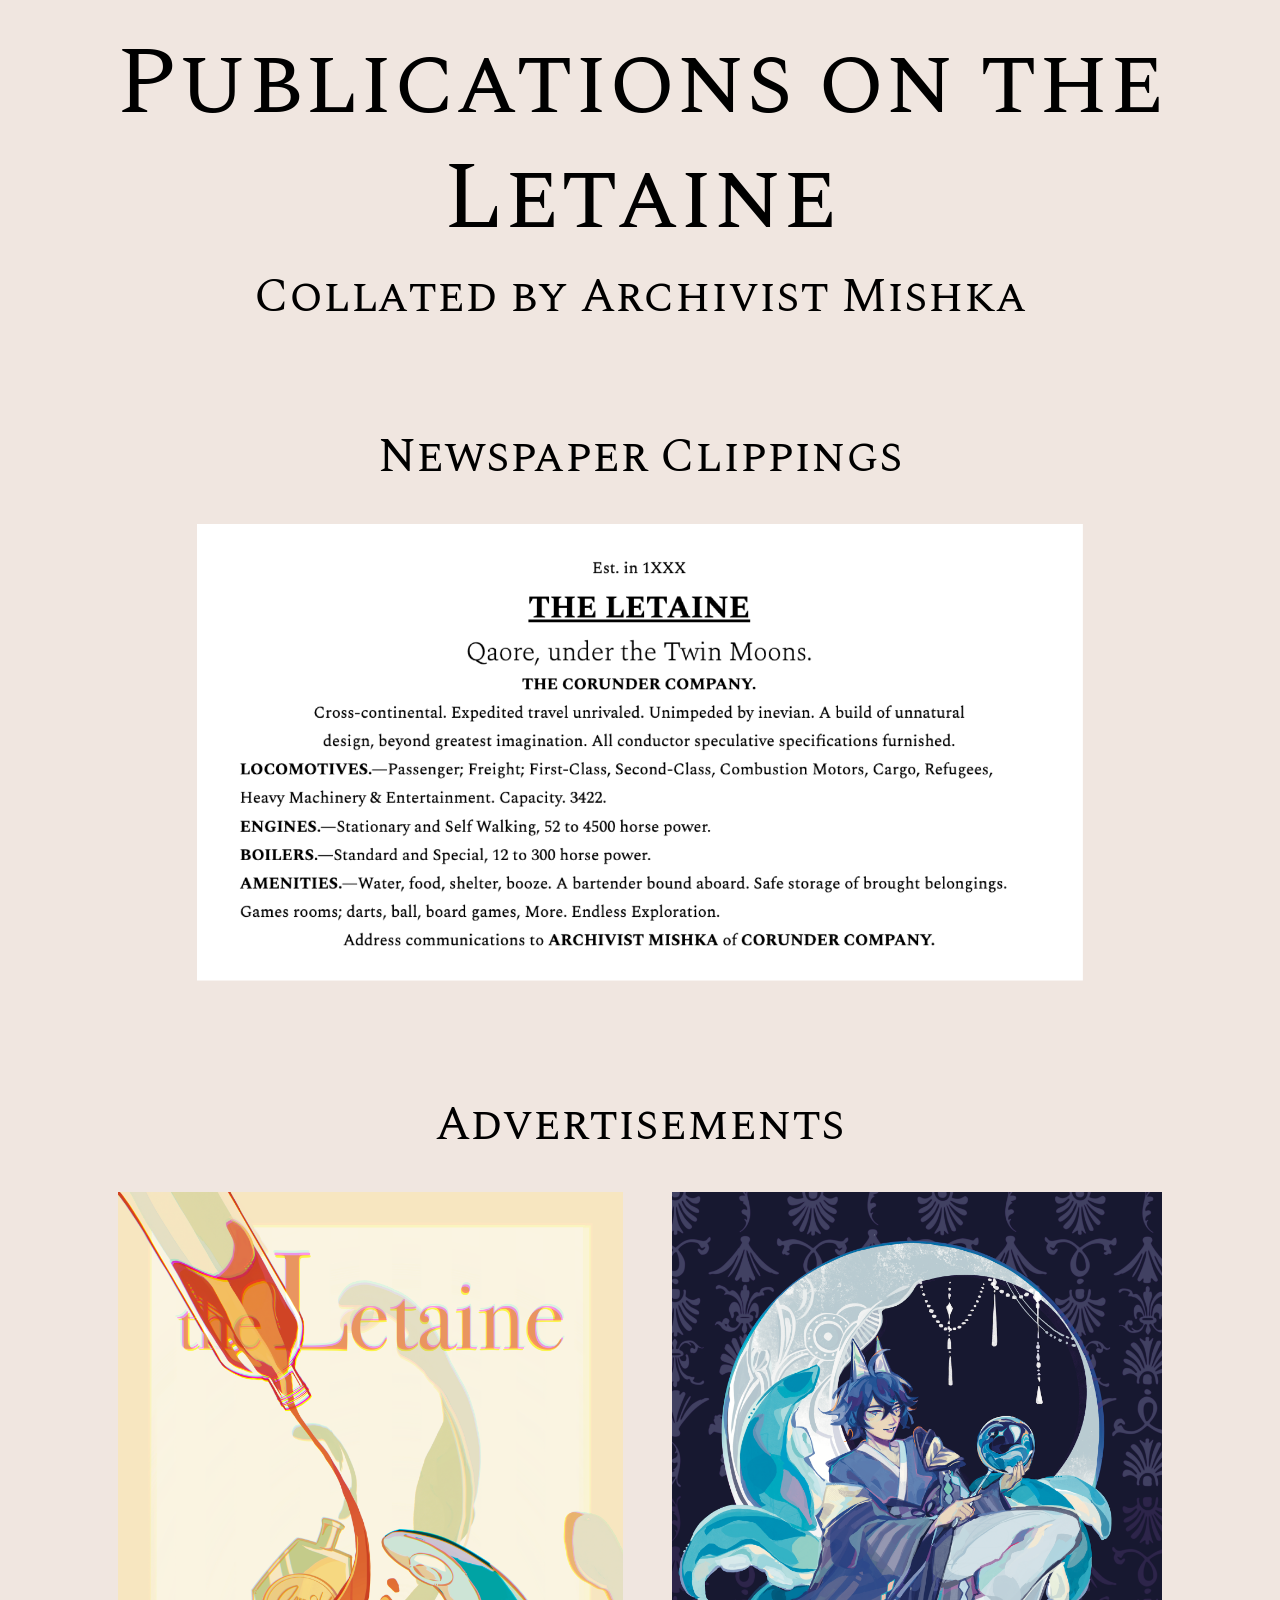
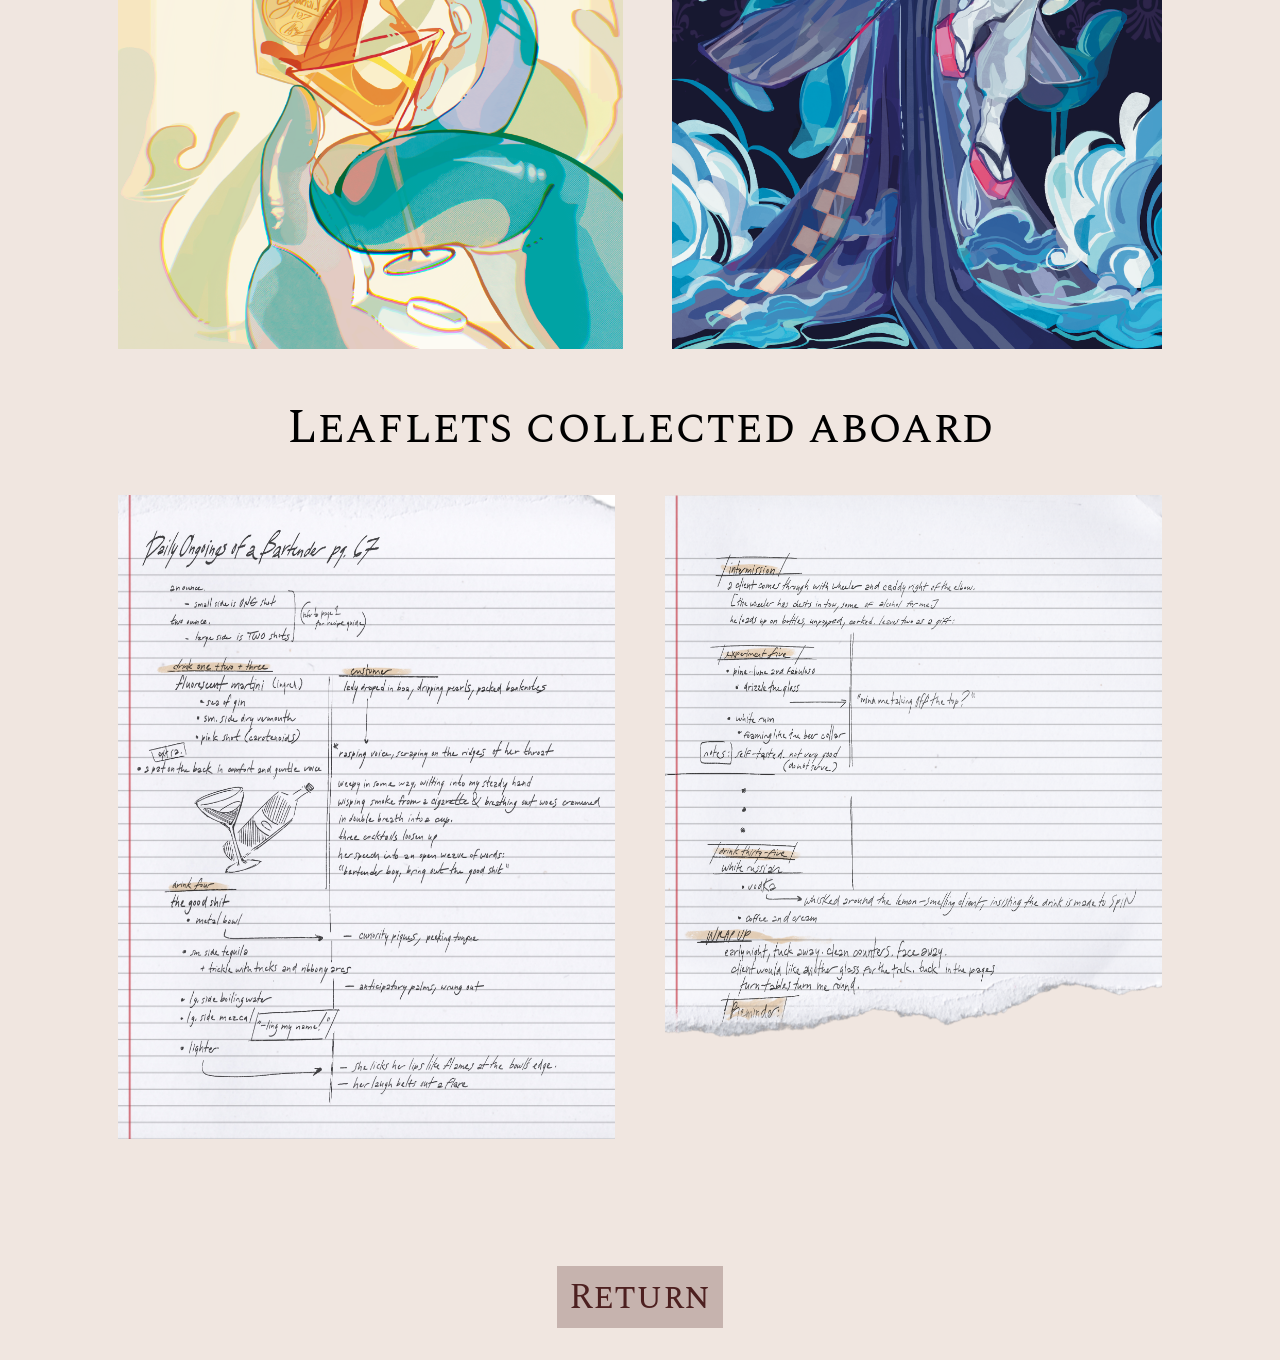
<file: publications.html>
<!DOCTYPE html>
<html>

<head>
	<title>Letaine Publications</title>
	<meta charset="UTF-8">
	<meta name="viewport" content="width=device-width, initial-scale=1.0">
	<meta name="description" content="The Letaine Train Website">
	<meta name="keywords" content="HTML,CSS,JS,Bootstrap">
	<meta name="author" content="Ann Chong">
	<!-- Fonts -->
	<link rel="preconnect" href="https://fonts.googleapis.com">
	<link rel="preconnect" href="https://fonts.gstatic.com" crossorigin>
		<!--spectral-->
		<link 
			href="https://fonts.googleapis.com/css2?family=Spectral:ital,wght@0,200;0,300;0,400;0,500;0,600;0,700;0,800;1,200;1,300;1,400;1,500;1,600;1,700;1,800&display=swap" rel="stylesheet">
		<!--spectral SC-->
		<link 
			href="https://fonts.googleapis.com/css2?family=Spectral+SC:ital,wght@0,200;0,300;0,400;0,500;0,600;0,700;0,800;1,200;1,300;1,400;1,500;1,600;1,700;1,800&family=Spectral:ital,wght@0,200;0,300;0,400;0,500;0,600;0,700;0,800;1,200;1,300;1,400;1,500;1,600;1,700;1,800&display=swap" rel="stylesheet">	<!-- Bootstrap -->
	<link href="https://cdn.jsdelivr.net/npm/bootstrap@5.3.8/dist/css/bootstrap.min.css" rel="stylesheet" integrity="sha384-sRIl4kxILFvY47J16cr9ZwB07vP4J8+LH7qKQnuqkuIAvNWLzeN8tE5YBujZqJLB" crossorigin="anonymous">
	<!-- Icon Library -->
	<link rel="stylesheet" href="https://cdnjs.cloudflare.com/ajax/libs/font-awesome/4.7.0/css/font-awesome.min.css">
	<link rel="stylesheet" type="text/css" href="css/style.css" />
</head>

<body>
<div id="publicationdiv">
	<header>
			<div class="row">
				<div class="col text-center">
					<div class="textdark" id="publicationstext">
						<h1>Publications on the Letaine</h1>
						<h3 id="publiccaption">Collated by Archivist Mishka</h3>
					</div>
				</div>
			</div>
	</header>

<!-- SECTION!!! Newspaper Clippings -->

	<section>
		<div class="row text-center textdark" id="newspaperdiv">
			<h3>Newspaper Clippings</h3>
			<div id="newspaper">
				<img src="images/public1_newspaper.png" alt="letaine_newspaper" class="w-100">
			</div>
		</div>
	</section>
	
	<!-- SECTION!!! Advertisements -->
	<section>
		<div class="row textdark" id="advertdiv">
			<h3>Advertisements</h3>
			<div id="poster1">
				<img src="images/advert_poster1.PNG" alt="drink advertisement with tentacles pouring a wine bottle into a cocktail glass" class="w-100">
			</div>
			<div id="poster2">
				<img src="images/advert_poster2.PNG" alt="illustration with a blue haired tentacled man sitting on a graphical moon as waves are at his feet" class="w-100">
			</div>
		</div>
	</section>
	
	<!-- SECTION!!! Leaflets -->
	<section>
		<div class="row textdark" id="leaflets">
			<h3>Leaflets collected aboard</h3>
			<!-- add modal -->
				<img src="images/octininote1.jpg" id="octininote1" alt="octininote1">
				<img src="images/octininote2.png" id="octininote2" alt="octininote2">
		</div>
	
	</section>
</div>
<div class="row">
	<div class="col-lg-5 col-md-4 col-4"></div>
	<div class="col-lg-2 col-md-4 col-4 mb-4">
		<a class="buttondark" href="index.html">Return</a>
	</div>
	<div class="col-lg-5 col-md-4 col-4"></div>
	
</div>


	<!-- <div id="footer" class="col-12 text-center">
		<div id="footertop" class="row">
			<div id="footerleft" class="col-md-6">
				<p>
					<strong>CONTACT US</strong><br>
					<strong>Email:</strong> letaine.corunder@gmail.com<br>
					<strong>Method:</strong> A Strong Prayer
				</p>
			</div>
			<div id="footerright" class="col-md-6">
				<p>
					<strong>ABOUT THE LETAINE</strong><br>
					Hiring Process<br>
					How We Got Our Start
					</p>
				</p>
			</div>
		</div>
		<div id="footerbottom"  class="row">
			<div class="col">
				<p><strong>© 1XXX Corunder Company</strong></p>
			</div>
		</div>
	</div> -->
	<!-- Bootstrap's Javascript Bundle -->
	<script src="https://cdn.jsdelivr.net/npm/bootstrap@5.3.8/dist/js/bootstrap.bundle.min.js" integrity="sha384-FKyoEForCGlyvwx9Hj09JcYn3nv7wiPVlz7YYwJrWVcXK/BmnVDxM+D2scQbITxI" crossorigin="anonymous"></script>
</body>

</html>
</file>
<file: css/style.css>
/* CSS coded sorted alphabetically */

/* HTML Elements -- sorted alphabetically - Selectors grouped for ID based selectors - Selectors grouped for class based selectors*/
/* I changed my ticket button arrangement from my wireframe for fun and funky diagonal arrangement */

* {
    font-family: "Spectral", serif;
    font-weight: 400;
    font-style: normal;
    font-size: 1rem;
    color: #FFFFFF;
    text-align: center;
    box-sizing: border-box;

}
a {
    text-decoration: none;	
    font-weight: bold;
    color: #E2C774;
}
a:hover {
    color: #d5a73c;
}
body{
   background-color: #F0E6E0;
   width: 100%;
   height: 100%;
   margin: 0%;
} 
div {
    display: block;
}
/*Div Header Titles */
h1 { 
    font-family: "Spectral SC", serif;
    font-weight: 400;
    font-style: normal;
    font-size: 4rem;
    padding-top: 2%;
    padding-bottom: 2%;
}
/*Exclusive for landing pg subheads*/
h2 { 
    font-family: "Spectral SC", serif;
    font-weight: 400;
    font-style: normal;
    font-size: 1.3rem;
}
h3 {
    font-family: "Spectral SC", serif;
    font-weight: 400;
    font-style: normal;
    font-size: 2rem;
    padding-bottom: 2%;
}
h4 {
    font-family: "Spectral", serif;
    font-weight: 400;
    font-style: normal;
    font-size: 4rem;
}
html {
    scroll-behavior: smooth;
    height: 100%;
}
/* h2 {
    font-family: "Barlow Condensed", sans-serif;
    font-weight: 400;
    font-style: normal;
    font-size: 2rem;
    background: linear-gradient(to right, #6eb8f4, #85cfd8, #8bdb8f, #eef4b1, #f3d3a0, #fb9f82, #ff8583, #febdd3, #b085f9);
    -webkit-background-clip: text;
    -webkit-text-fill-color: transparent;
    text-transform: uppercase;
    margin: 0%;
}
header {
    width: 100%;
}
hr {
    border: dashed;
}
li {
    display: inline-block;
    margin: 1%;
}
ul {
    list-style-type: none;
    margin: 0;
    padding: 0;
}

*/
/*--------------------- Classes ---------------------*/
.anecdotediv {
    width: 65%;
    margin-left: 17.5%;
    margin-right: 17.5%;
}
.anecdoteimage {
    width: 100%;
    object-fit: contain;
}
.bgimg {
    width: 100%;
    overflow: hidden;
}
.bookcover {
    width: 29.3333%;
    margin: 2%;
}
.bookcover img {
    width: 100%;
}
.bookrow {
    margin-left: 3%;
    margin-right: 3%;
}

.buttonlight {
    background-color: rgba(217, 217, 217, .26);
    font-family: "Spectral SC", serif;
    font-weight: 400;
    font-style: normal;
    font-size: 1.5rem;
    padding: 2%;
    padding-left: 7%;
    padding-right: 7%;
    color: #FFFFFF;
    border-style: solid;
    border-color: #FFFFFF;
}
.buttondark {
    background-color: rgba(77, 32, 32, .26);
    font-family: "Spectral SC", serif;
    font-weight: 400;
    font-style: normal;
    font-size: 1.5rem;
    padding: 2%;
    padding-left: 7%;
    padding-right: 7%;
    color: #4D2020;
}
.btn-primary {
    background-color: rgba(77, 32, 32, .26);
    font-family: "Spectral SC", serif;
    font-weight: 400;
    font-style: normal;
    font-size: 1.5rem;
    padding: 2%;
    padding-left: 5%;
    padding-right: 5%;
    color: #4D2020;
    --bs-btn-bg: rgba(77, 32, 32, .7);
    --bs-btn-border-color: none;
    --bs-btn-hover-bg: rgba(77, 32, 32, .7);
    --bs-btn-hover-border-color: none;
    --bs-btn-active-bg: rgba(77, 32, 32, .7);
    --bs-btn-active-border-color: rgba(77, 32, 32, .7);
    --bs-btn-active-shadow: inset 0 3px 5px rgba(0, 0, 0, 0.125);
    --bs-btn-disabled-bg: rgba(77, 32, 32, .7);
    --bs-btn-disabled-border-color:rgba(77, 32, 32, .7);
}
.btn-secondary {
    --bs-btn-bg: none;
    --bs-btn-border-color: none;
    --bs-btn-hover-color: none;
    --bs-btn-hover-bg: none;
    --bs-btn-hover-border-color: none;
    --bs-btn-focus-shadow-rgb: 130, 138, 145;
    --bs-btn-active-color: none;
    --bs-btn-active-bg: #565e64;
    --bs-btn-active-border-color: none;
    --bs-btn-active-shadow: none;
    --bs-btn-disabled-color: #fff;
    --bs-btn-disabled-bg: #6c757d;
    --bs-btn-disabled-border-color: #6c757d;
    font-family: "Spectral", serif;
    font-weight: 400;
    font-style: normal;
    font-size: 1.5rem;
    padding: 0%;
}
.buttondarkselect {
    margin: 1%;
    background-color: #90716F;
    font-family: "Spectral SC", serif;
    font-weight: 400;
    font-style: normal;
    font-size: 1rem;
    padding: 1%;
    color: #FFFFFF;
}
.buttondarkselect:active {
 background-color: #4D2020;
}

.carousel-indicators button.thumbnail {
    display: block;
    width: 20vw;
    transform: translate(-20%);
}
  .carousel-indicators button.thumbnail:not(.active) {
    opacity: 0.7;
    width: 20vw;
  }
  .carousel-indicators {
    position: static;
  }
  .carousel-inner {
    border-radius: 1.5rem;
  }
.comicpage {
    margin-bottom: 5%;
    margin-left: 10%;
    margin-right: 10%;
    width: 80%;
}
.employeeicons {
    width: 100%;
    height: 100%;
    display: block;
}
/* The flip card container - set the width and height to whatever you want. We have added the border property to demonstrate that the flip itself goes out of the box on hover (remove perspective if you don't want the 3D effect */
.flip-card {
    background-color: transparent;
    border: 1px solid #f1f1f1;
  }
  /* This container is needed to position the front and back side */
  .flip-card-inner {
    position: relative;
    width: 100%;
    text-align: center;
    transition: transform 0.8s;
    transform-style: preserve-3d;
  }
  
  /* Do an horizontal flip when you move the mouse over the flip box container */
  .flip-card:hover .flip-card-inner {
    transform: rotateY(180deg);
  }
  
  /* Position the front and back side */
  .flip-card-front, .flip-card-back {
    position: absolute;
    width: 100%;
    height: 100%;
    -webkit-backface-visibility: hidden; /* Safari */
    backface-visibility: hidden;
  }
  
  /* Style the front side (fallback if image is missing) */
  .flip-card-front {
    background-color:transparent;
    color: black;
  }
  
  /* Style the back side */
  .flip-card-back {
    background-color: black;
    color: white;
    border-top-left-radius: 100px;
    border-top-right-radius: 100px;
    padding: 1%;
    transform: rotateY(180deg);
  }
.form-row {
    display: flex;
}
.h2 {
    text-align: center;
    font-size: 1.5rem;
}
.italics {
    margin-bottom: 2%;
    margin-top: 2%;
    font-style: italic;
}
.modal * {
    color: black;
}
.overlaytext {
    position: relative;
    top: 0%;
    left: 50%;
    transform: translate(-50%, -800%);
}
.parallax {
    /* The image used */
    background-image: url("../images/fishdark.png");
  
    /* Set a specific height */
    min-height: 500px;
  
    /* Create the parallax scrolling effect */
    background-attachment: fixed;
    background-position: center;
    background-repeat: no-repeat;
    background-size: cover;
}
.parent {
    position: relative;
    display: inline-block;
    background-image: url("../images/route-map.png");
    background-repeat: no-repeat;
    background-size: 90%;
    background-position: center;
}
.passengertest {
    margin: 4%;
    padding: 3%;
    padding-top: 5%;
    padding-bottom: 5%;
    width: 25.333%;
    background-color: #FCF8F8;
}
.pulse {
    position: absolute;
    bottom: 22%;
    left: 48.5%;
    width: 0px;
    height: 0px;
    border: 1.5rem solid black;
    border-top-color: white;
    border-right-color: transparent;
    border-bottom-color: transparent;
    border-left-color: transparent;

    transform: scale(1);
    animation: pulse 2s infinite;
}
.story p {
    text-align: left;
    text-indent: 2rem;
}
.textdark * {
    color: black;
}
.textdark h2 {
    color: black;
}


@keyframes pulse {
    0% {
        transform: scale(0.7);
    }

    70% {
        transform: scale(1);
    }

    100% {
        transform: scale(0.7);
    }
}
.stealth {
    color: white;
    font-weight: 400;
}
.stealth:hover{
    color: rgb(207, 233, 255);
    text-decoration: underline;
}
.subhead {
    font-weight: 600;
}
.track { 
    display: block;
    position: relative;
    top: 0;
    left: 0;
    width: 96%;
}

/*--------------------- IDs ---------------------*/
#amenities {
    margin-top: 2%;
}
#baranecdotediv {
    background-color: #0C1D2B;
}
#baranecdotediv p {
    padding-bottom: 3%;
    margin-top: 2%;
}
#barsideerror1, #barsideerror2, #barsideerror3 {
    background-color: #000000;
    font-size: 1rem;
    padding: 2%;
}
/* #barsideerror1:hover img, #barsideerror2:hover img, #barsideerror3:hover img {
    transform: translateZ(0) scale(1.02);
} */
#bookingselect {
    display: flex;
}
#bookingsheader {
    background-color: #FFFCF9;
    padding-top: 2%;
}
#bookingticket {
    padding-bottom: 3%;
}
#bookingticket button {
    width: 20%;
    padding: 1%;
    text-align: center;
    height: fit-content;
}
#departureSelect {
    margin-left: 2%;
    margin-bottom: 1%;
    width: 31.5%;
}
#destinationTextInput {
    float: left;
    margin-left: 2%;
    margin-bottom: 1%;
    width: 31.5%;
}
#employee1, #employee2, #employee3, #employee4{
    display: block;
    overflow: hidden;
    /* width: 16%; */
    width: 21%;
    height: 100%;
    margin: 2%;
}
#employee5, #employee6 {
    display: none;
}
#footer {
    position: relative;
    transform: translateY(-45vh);
    width: 100%;
    background-color: black;
    z-index: 10;    
}
#footerbook {
    width: 100%;
    background-color: black;
    z-index: 10;  
    position:absolute;
    bottom: 0;
}
#footerleft, #footerright {
    margin: 0%;
    padding: 0%;
    
 }
#footerleft p, #footerright p {
   margin: 0%;
   padding-left: 20%;
   padding-right: 20%;
   text-align: left;
}
#footertop { 
    padding-top: 2%;
}
#landingbg {
    width: 100%;
    margin: 0%;
    padding: 10%;
    background-image: url("../images/landingbg.jpg");
    background-position: center;
    background-repeat: no-repeat;
    object-fit: contain;
    height: 100vh;
}
#landingtext {
    position: absolute;
    top: 40%;
    left: 50%;
    transform: translate(-50%, -50%); /* centering the text */
} 
#letainesignage {
    width: 100%;
    max-height: 96px;
}
#library {
    height: 100vh;
    position: relative;
    left: 0; 
    top: 0;
    background-image: linear-gradient(#F0E6E0, #000000);
}
#meetthecrew {
    color: black;
    width: 100%;
    margin-right: 0%;
    height: 90vh;
    background-color: linear-gradient(to bottom #F0E6E0, #0b0a1c)
}
#inspector {
    height: 200vh;
    position: relative;
    left: 0; 
    top: 0;
    background-color: #000000;
    z-index: 0;
}
#inspectornote p {
    position: absolute;
    padding: 15%;
    top: -10%;
    width: 100%;
    z-index: 10;
    font-family: "Shadows Into Light", cursive;
    font-weight: 400;
    font-style: normal;
    font-size: 2rem;
}
#moth {
    position: absolute;
    left: 0;
    top: 0;
    transform: translateY(-20%);
    width: 100%;
    z-index: 10;
    pointer-events: none;
}
#newspaper {
    margin-bottom: 2%;
    margin-left: 15%;
    margin-right: 15%;
    width: 70%;
}
#notebg {
    position: absolute;
    top: 0;
    left: 0;
    transform: translateY(-40vh);
    height: 100%;
    overflow: hidden;
    z-index: 2;
}
#octininote1 {
    max-width: 40.5%;
    margin-left: 9%;
    margin-right: .5%;
}
#octininote2 {
    max-width: 40.5%;
    margin-left: .5%;
    margin-right: 9%;
}
#onewaybutton {
    width: 30%; 
    margin-left: 2%; 
    margin-right: .5%;
}
#poster1 {
    max-width: 41.06%;
    margin-left: 9%;
    margin-right: .5%;
}
#poster2 {
    max-width: 39.94%;
    margin-left: .5%;
    margin-right: 9%;
}
#publicationdiv img {
    margin-bottom: 10%;
}
#roundtripbutton {
    width: 30%; 
    margin-left: 1%;
    margin-right: 36%;
}

#nameTextInput {
    margin-left: 2%;
    margin-bottom: 1%;
    width: 31.5%;
    margin-right: 66.5%;
}

#publicationstext h1 {
    padding-bottom: 0%;
}
#publiccaption {
    margin-bottom: 6%;
}
#routecaption {
    transform: translateY(-4rem);
}
#takeyourfill {
    background-color: black;
    position: relative;
    top: 0;
    left: 0;
    height: 200vh;
}
#barmore {
    position: absolute;
    z-index: 12;
    transform: translateY(-40%)
}
#barmore p {
    padding-left: 20%;
    padding-right: 20%;
    margin-top: 2%;
}
#discoveriesdiv {
    background-color: #FFFCF9;
    padding-top: 2%;
    padding-bottom: 2%;
}
#ellipses {
    color:#E2C774;
    font-size: 8rem;
    transform: translateY(-15%)
}
#invis {
    height: 100vh;
    visibility: hidden;
}
#takeyourfill h1 {
    margin-bottom: -1%;
}
#testimonies {
    position: relative;
    transform: translateY(-50vh);
    background-color: #F0E6E0;
    z-index: 1;
}
#testimonies.form-group {
    margin-left: 10%;
}
#twinmoons {
    background-color: black;
    width: 100%;
    margin: 0%;
    padding: 4%;
}


.multi-carousel-container {
    cursor: grab;
    margin: 0 auto;
    max-width: 80%;
    overflow: hidden;
    position: relative;
  }
  
  /*----------- Quarantining Carousel Styling for Nav Ease -------------*/
  /* Carousel heading */
.heading {
    display: block;
    text-align: center;
  }
  
  /* Container for the entire carousel */
  .multi-carousel-container {
    cursor: grab;
    margin: 0 auto;
    max-width: 90%;
    overflow: hidden;
    position: relative;
  }
  
  /* Cursor styles for dragging */
  .multi-carousel-container.dragging,
  #multiCarousel.dragging {
    cursor: grabbing;
  }
  
  /* Wrapper for all slides */
  .multi-carousel-inner {
    display: flex;
    transition: transform 0.5s cubic-bezier(0.25, 0.46, 0.45, 0.94);
  }
  
  /* Individual slide */
  .multi-carousel-item,
  .clone {
    box-sizing: border-box;
    flex: 0 0 33.333333%;
    padding: 0 5px;
    position: relative; /* Essential for item-number positioning */
  }
  
  .clone{
    width: 70%;
    height: 70%;
  }

  /* Control buttons */
  .multi-carousel-control-prev,
  .multi-carousel-control-next {
    align-items: center;
    background-color: rgba(0, 0, 0, 0.5);
    border: none;
    border-radius: 50%;
    color: white;
    cursor: pointer;
    display: flex;
    height: 40px;
    justify-content: center;
    position: absolute;
    text-decoration: none;
    top: 50%;
    transform: translateY(-50%);
    transition: background-color 0.3s ease;
    width: 40px;
    z-index: 10;
  }
  
  .multi-carousel-control-prev:hover,
  .multi-carousel-control-next:hover {
    background-color: rgba(0, 0, 0, 0.7);
  }
  
  .multi-carousel-control-prev {
    left: 15px;
  }
  
  .multi-carousel-control-next {
    right: 15px;
  }
  
  /* Image container with dynamic height */
  .img-container {
    border-radius: 4rem;
    height: var(--carousel-height, 100vh);
    overflow: hidden;
    position: relative;
  }
  
  /* Image styling */
  .img-container img,
  #carouselInner img {
    height: 100%;
    object-fit: contain;
    object-position: top;
    pointer-events: none;
    user-drag: none;
    width: 100%;
    -webkit-user-drag: none;
    transition: transform 0.3s ease;
  }
  
  .img-container:hover img {
    transform: translateZ(0) scale(1.02);
  }
  
  /* Item number styling - guaranteed visibility */
  .item-number {
    align-items: center;
    background-color: rgba(255, 255, 255, 0.75);
    border-radius: 50%;
    display: inline-flex;
    font-size: 120%;
    font-weight: bold;
    height: 35px;
    justify-content: center;
    left: 1rem;
    position: absolute;
    top: 1rem;
    width: 35px;
    z-index: 2; /* Higher than default but below controls */
    /* Isolation prevents z-index context issues */
    isolation: isolate;
  }
  
  /* Carousel cursor styling */
  #multiCarousel {
    cursor: grab;
    touch-action: pan-y;
  }
  
  /* Disable text selection during drag */
  #multiCarousel.dragging {
    user-select: none;
    -webkit-user-select: none;
  }
  
  /* Responsive adjustments for screens smaller than 720px (45em) */
  @media (max-width: 45em) {
    .multi-carousel-item,
    .clone {
      flex: 0 0 100%;
    }
  }

/*--------------------- MEDIA INQUIRIES ---------------------*/
@media screen and (min-width: 992px) {
    *, strong {
        font-size: 1.5rem;
    }
    .overlaytext{
        transform: translate(-50%, -800%);
    }
    #twinmoons {
        height: 100vh;
    }
  }

  /* EVERYTHING UNDER NEEDS TO BE REMOVED..*/
  @media screen and (max-width:992px) {
    *, strong {
        font-size: 1.2rem;
    }
    .carousel {
      max-width: 70%;
      margin: 0 auto;
    }
    h1, h4 {
        font-size: 2rem;
    }
    h2 {
       font-size: 1.2rem;
    }
    .overlaytext{
        transform: translate(-50%, -700%);
    }
    .pulse {
        left: 46%;
    }
    #reviews {
        width: 100%;
        margin: 0%;
        padding-left: 20%;
        padding-right: 20%;
    }
    #touring {
        width: 73%;
        margin:1%;
        margin-bottom: 8%;
    }
    #updates {
        width: 100%;
        margin: 0%;
        padding: 0%;
        float: left;
    }
    #twinmoons {
        height: 60vh;
    }
}

@media screen and (max-width:768px) {
    h1, h4 {
        font-size: 2rem;
    }
    h2 {
        font-size: 1rem;
    }
    p {
        font-size: .8rem;
    }
    .flip-card {
        max-width: 29.3333%;
    }
    .flip-card-front img {
        width: 100%;
        min-width: 140px;
    }
    .img-container {
        max-height: 50vh;
        border-top-left-radius: 400px;
        border-top-right-radius: 400px;
    }
    .multi-carousel-item, .clone {
        flex: 0 0 100%;
    }
    #barmore {
        transform: translateY(0%);
    }
    #ellipses {
        pointer-events: none;
        font-size: 5rem;
    }
    #employee1, #employee2, #employee3, #employee4 {
        width: 21%;
        margin: 2%;
    }
    #footer {
        transform: translateY(30vh);
    }
    #inspectornote p {
        top: -33%;
        font-size: 1.2rem;
    }
    #testimonies {
        transform: translateY(-185vh);
    }
    #footerleft p, #footerright p {
        margin: 0%;
        text-align: center;
     }
    #library {
        height: 60vh;
    }
    #meetthecrew {
        height: 60vh;
    }
    #notebg {
        transform: translateY(-80vh);
    }
    #route h1 {
        transform: translateY(-100%);
    }
    #twinmoons {
        height: 60vh;
    }
}

@media screen and (max-width:576px) {
    *, strong, a {
        font-size: 0.8rem;
    }
    .carousel-indicators button.thumbnail {
        display: none;
    }
    .flip-card {
        width: 100%;
        max-width: 40px;
        object-fit: contain;
        margin-left: 10%;
    }
    .overlaytext {
        transform: translate(-50%, -600%);
    }
    #employee1, #employee2 {
        width: 46%;
        padding: 2%;
        margin: 1%;
        max-height: 30vh;
    }
    #employee3, #employee4 { 
        width: 50%;
        padding: 2%;
        margin: 0%;
    }
    #inspector {
        height: 100vh;
    }
    #inspectornote p {
        font-size: 1rem;
        padding: 5%;
        top: -40%;
    }
    #footer {
        transform: translateY(-20vh);
    }
    #testimonies {
        transform: translateY(-20vh);
    }
    #library {
        height: 50vh;
        padding-top: 20%;
    }
    #meetthecrew p {
        font-size: 1rem;
        min-width: 100px;
        margin-left: 2%;
    }
    #meetthecrew {
        height: 70vh;
    }
    #moth {
        transform: translateY(0%);
    }
    #notebg {
        transform: translateY(-50vh);
    }
    #twinmoons {
        height: 50%;
    }
    #twinmoonsblurb {
        display: block;
    }
}
</file>
